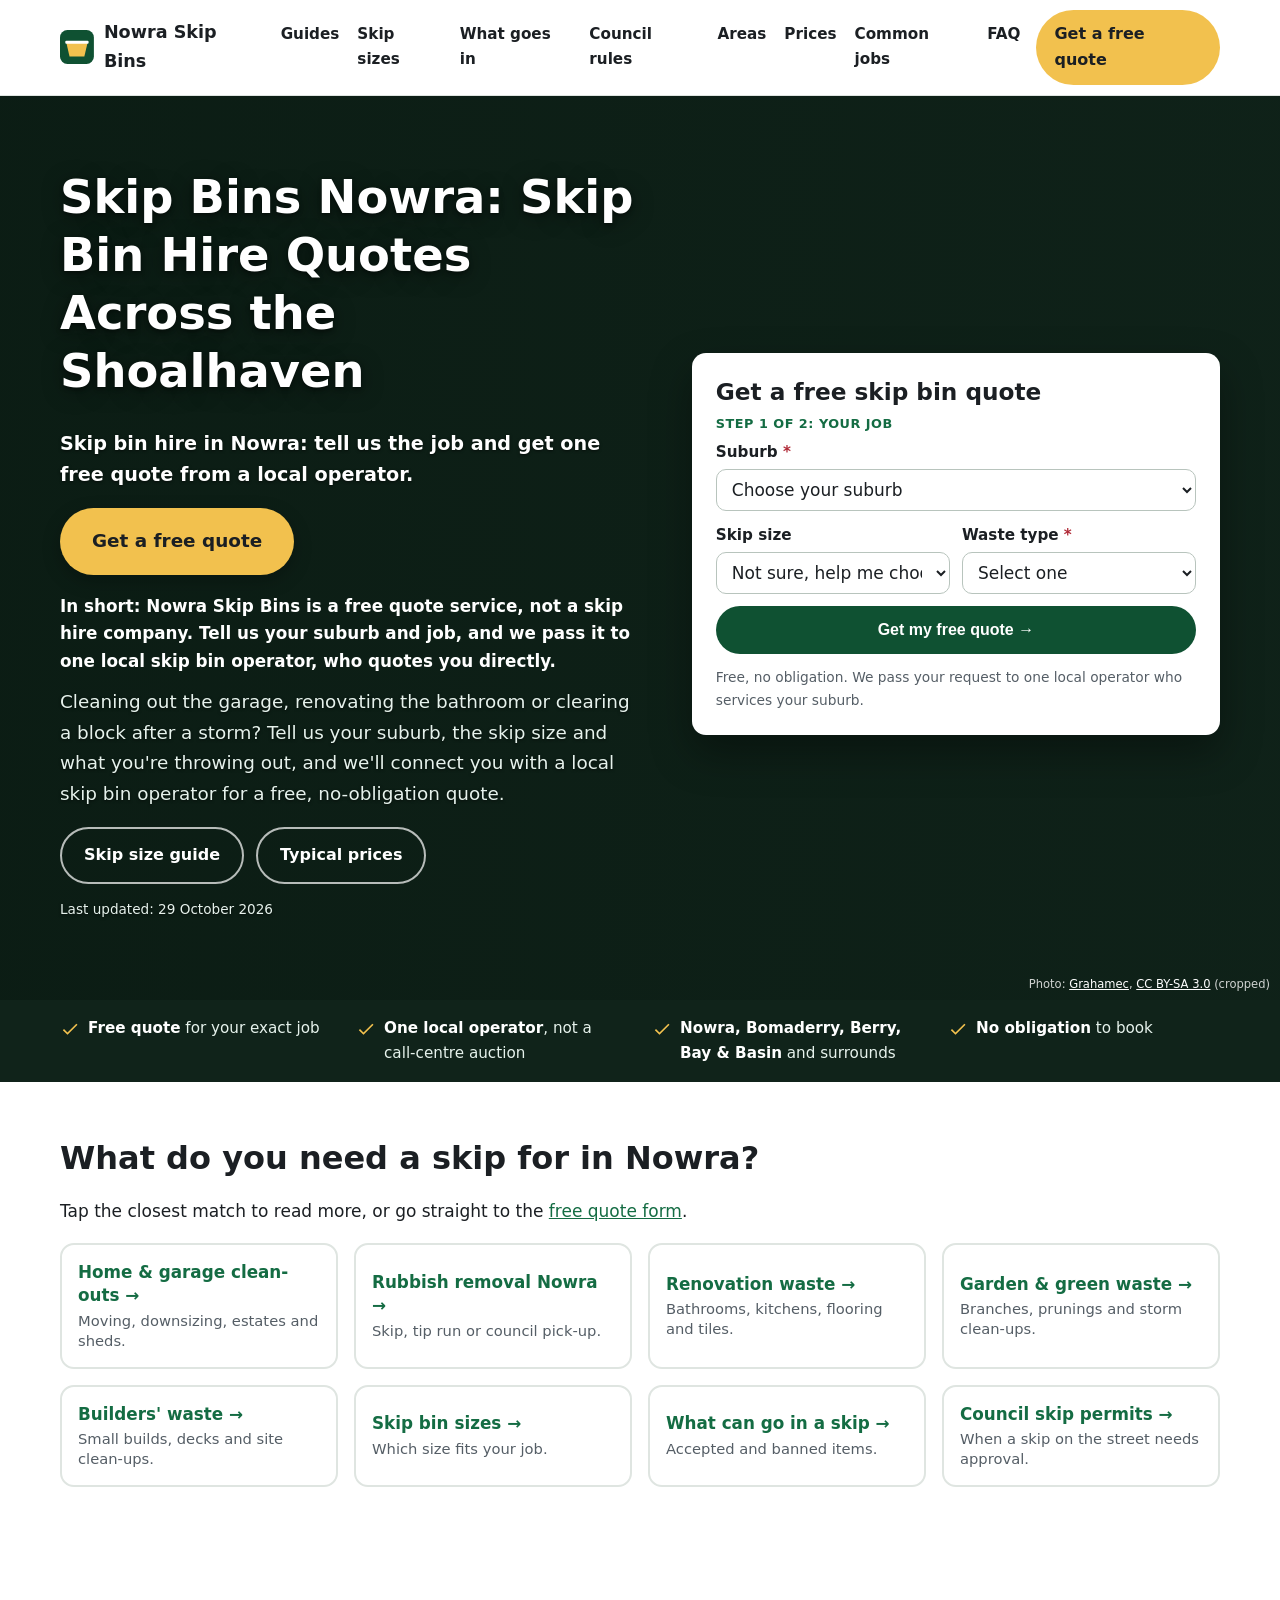
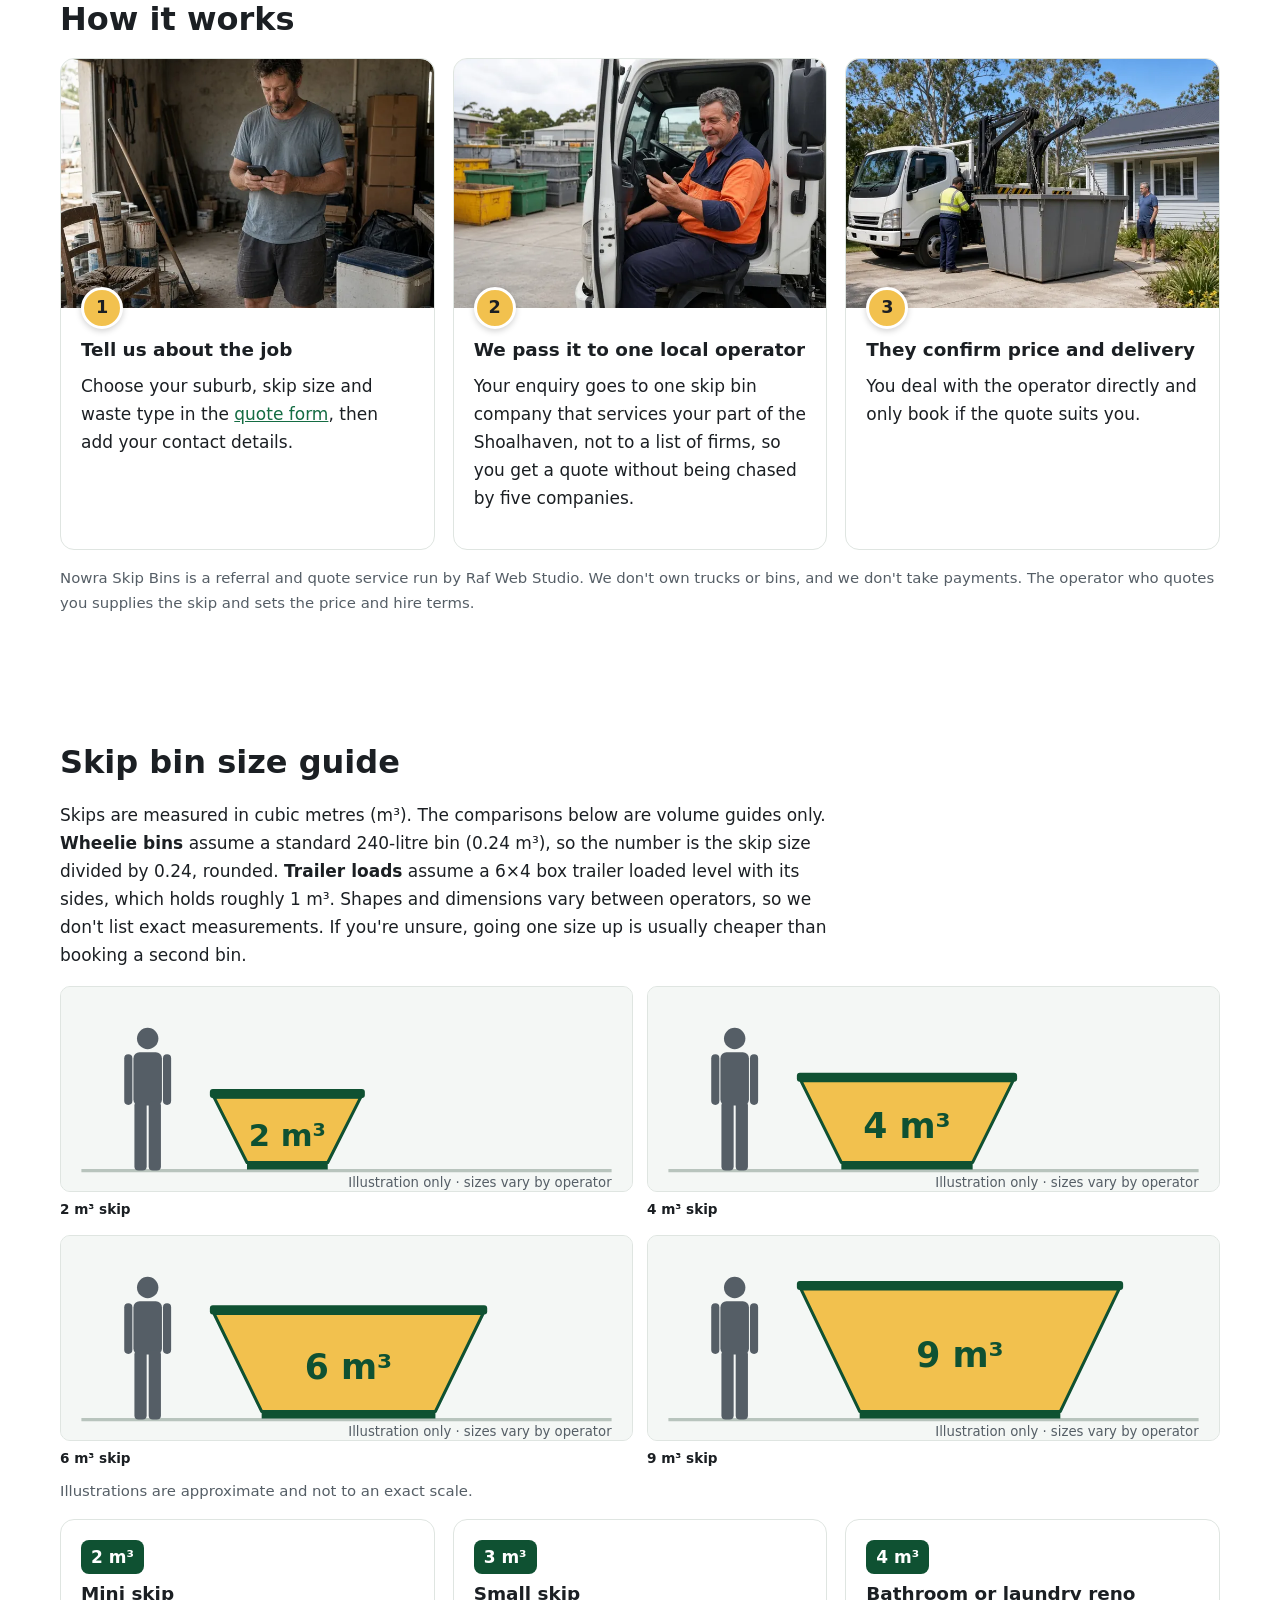
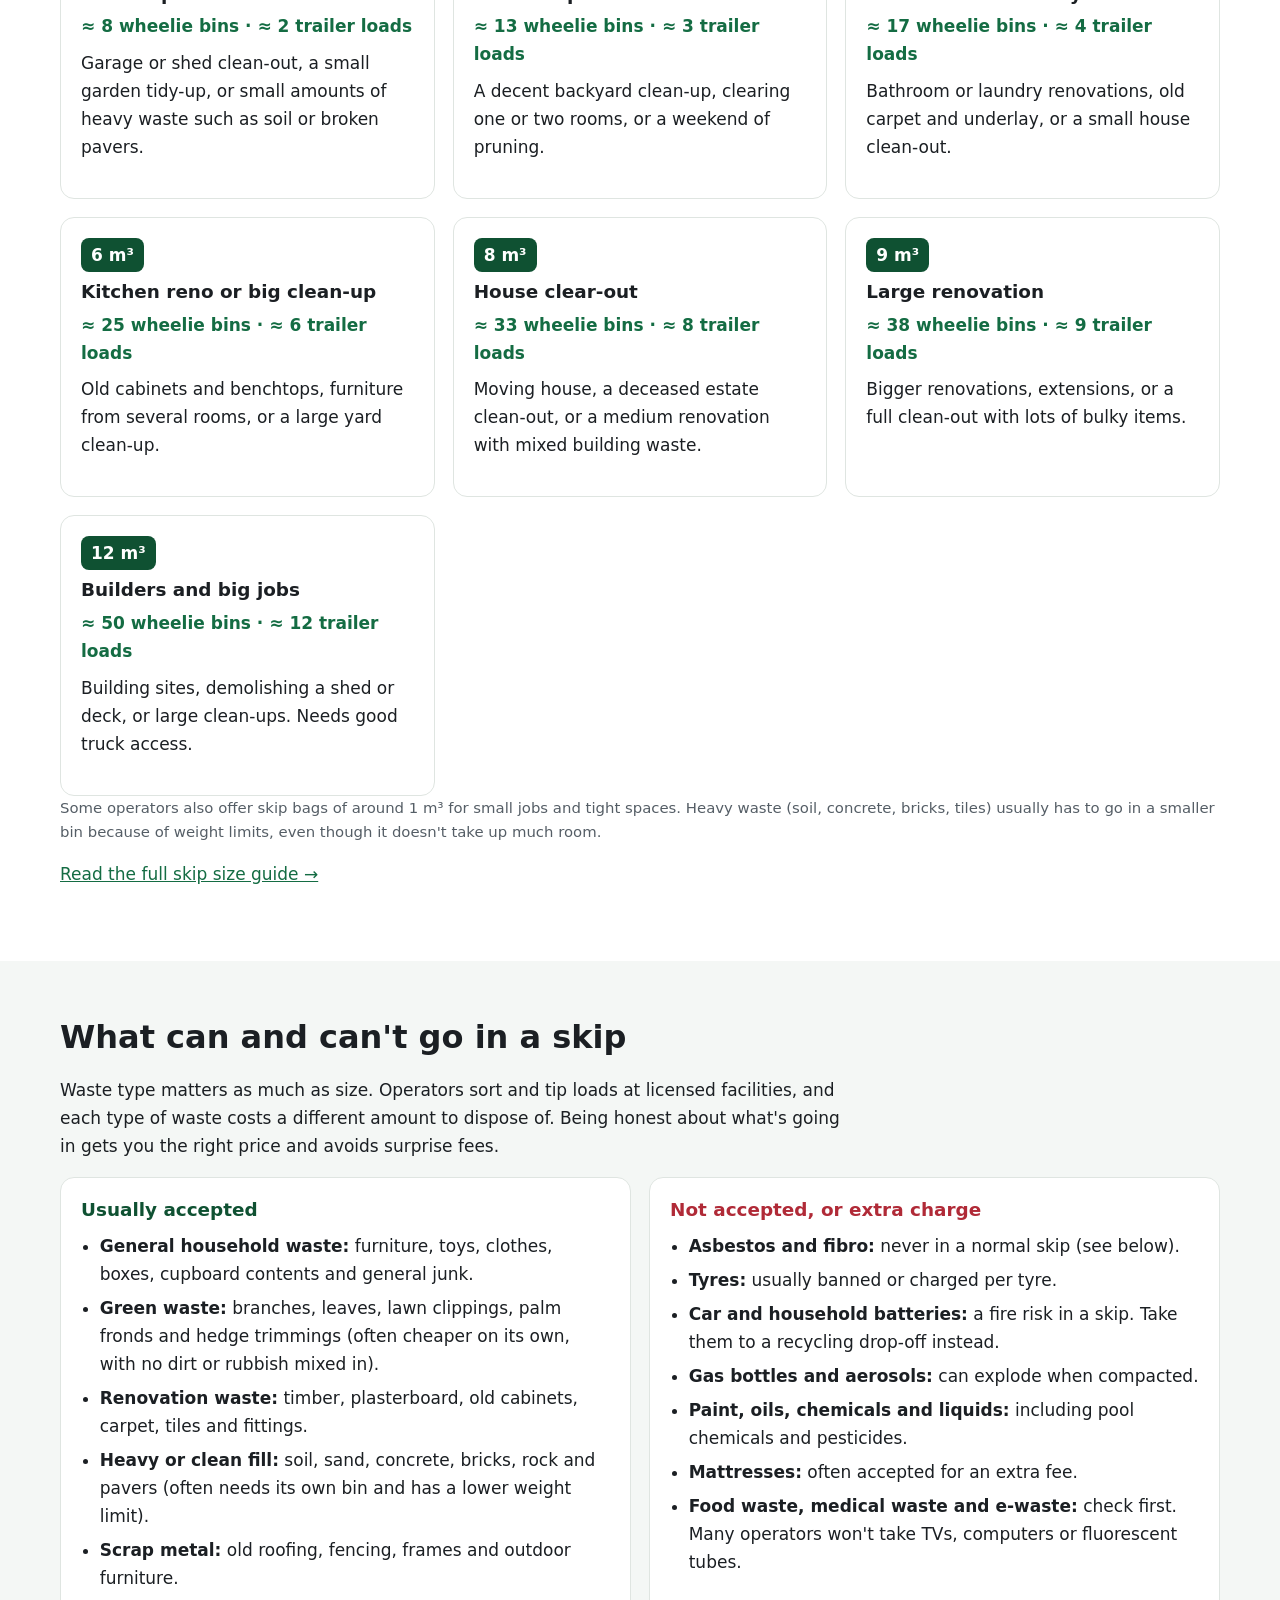
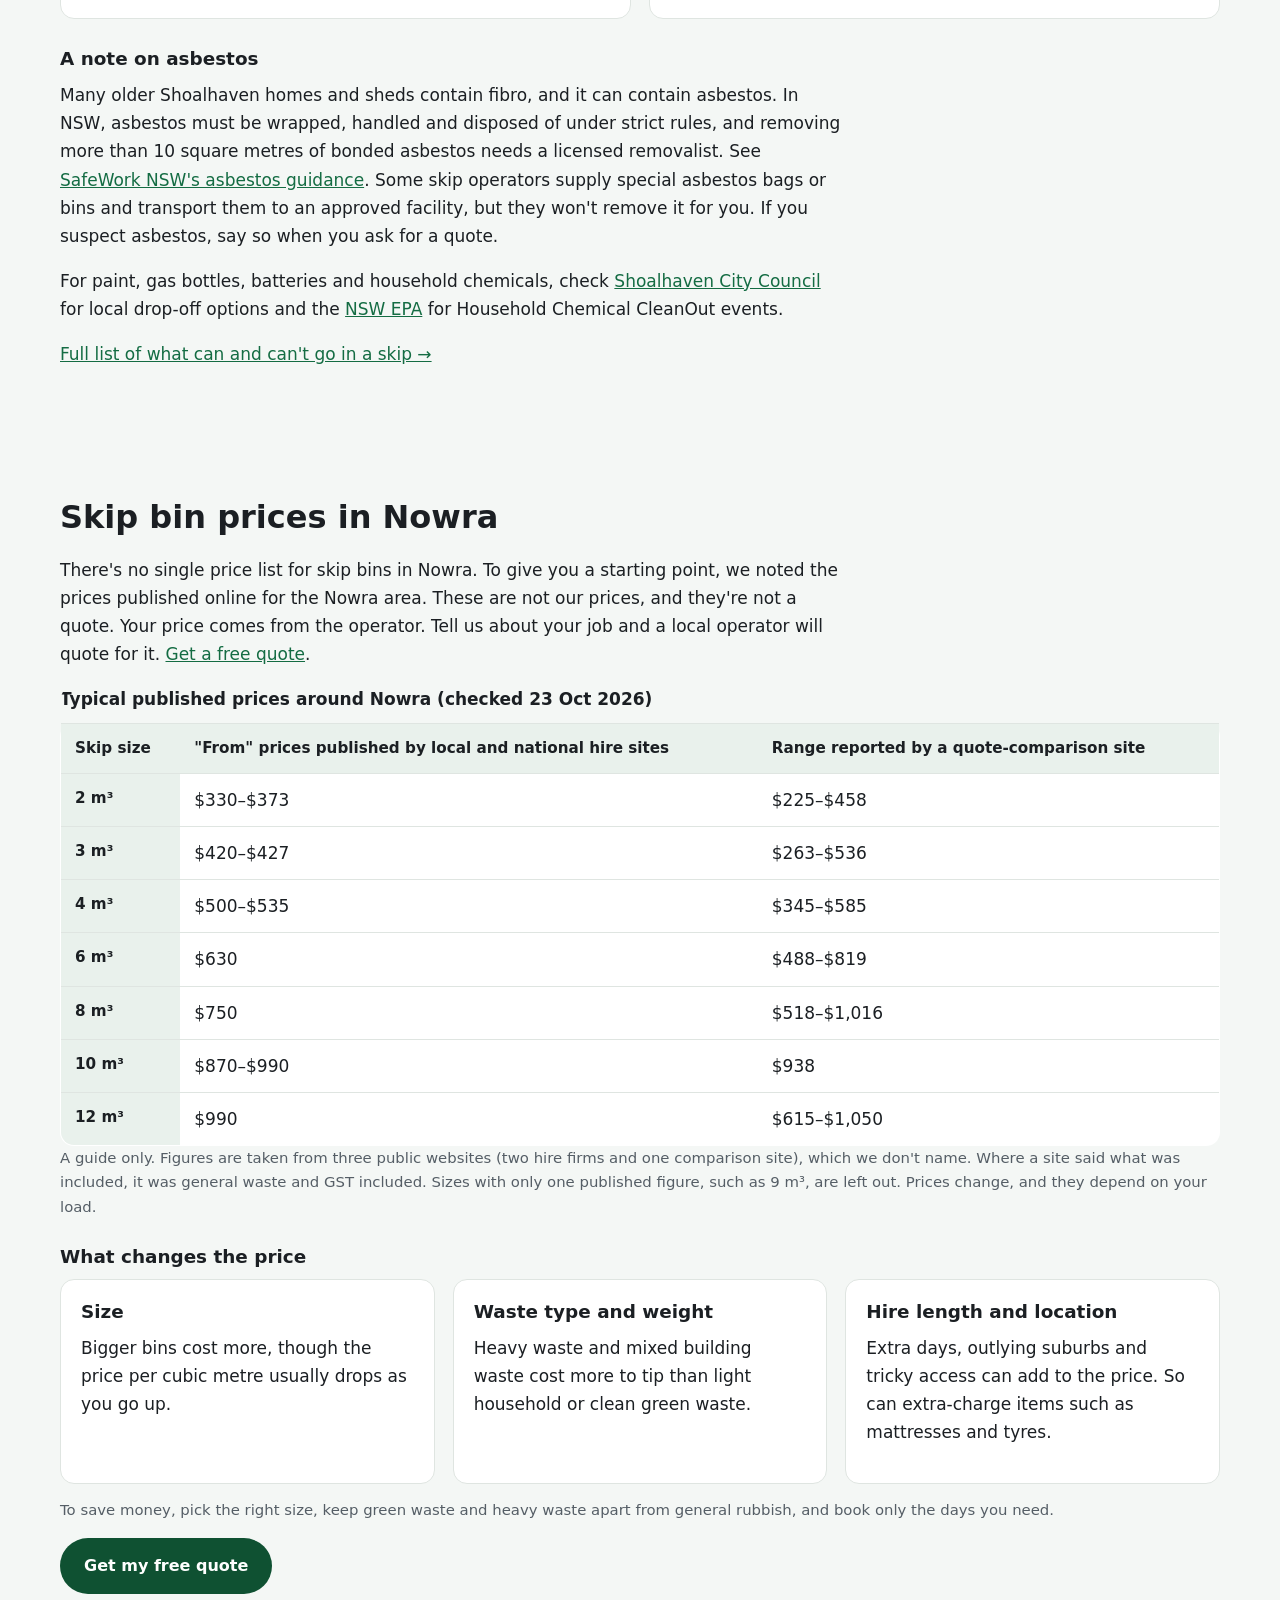
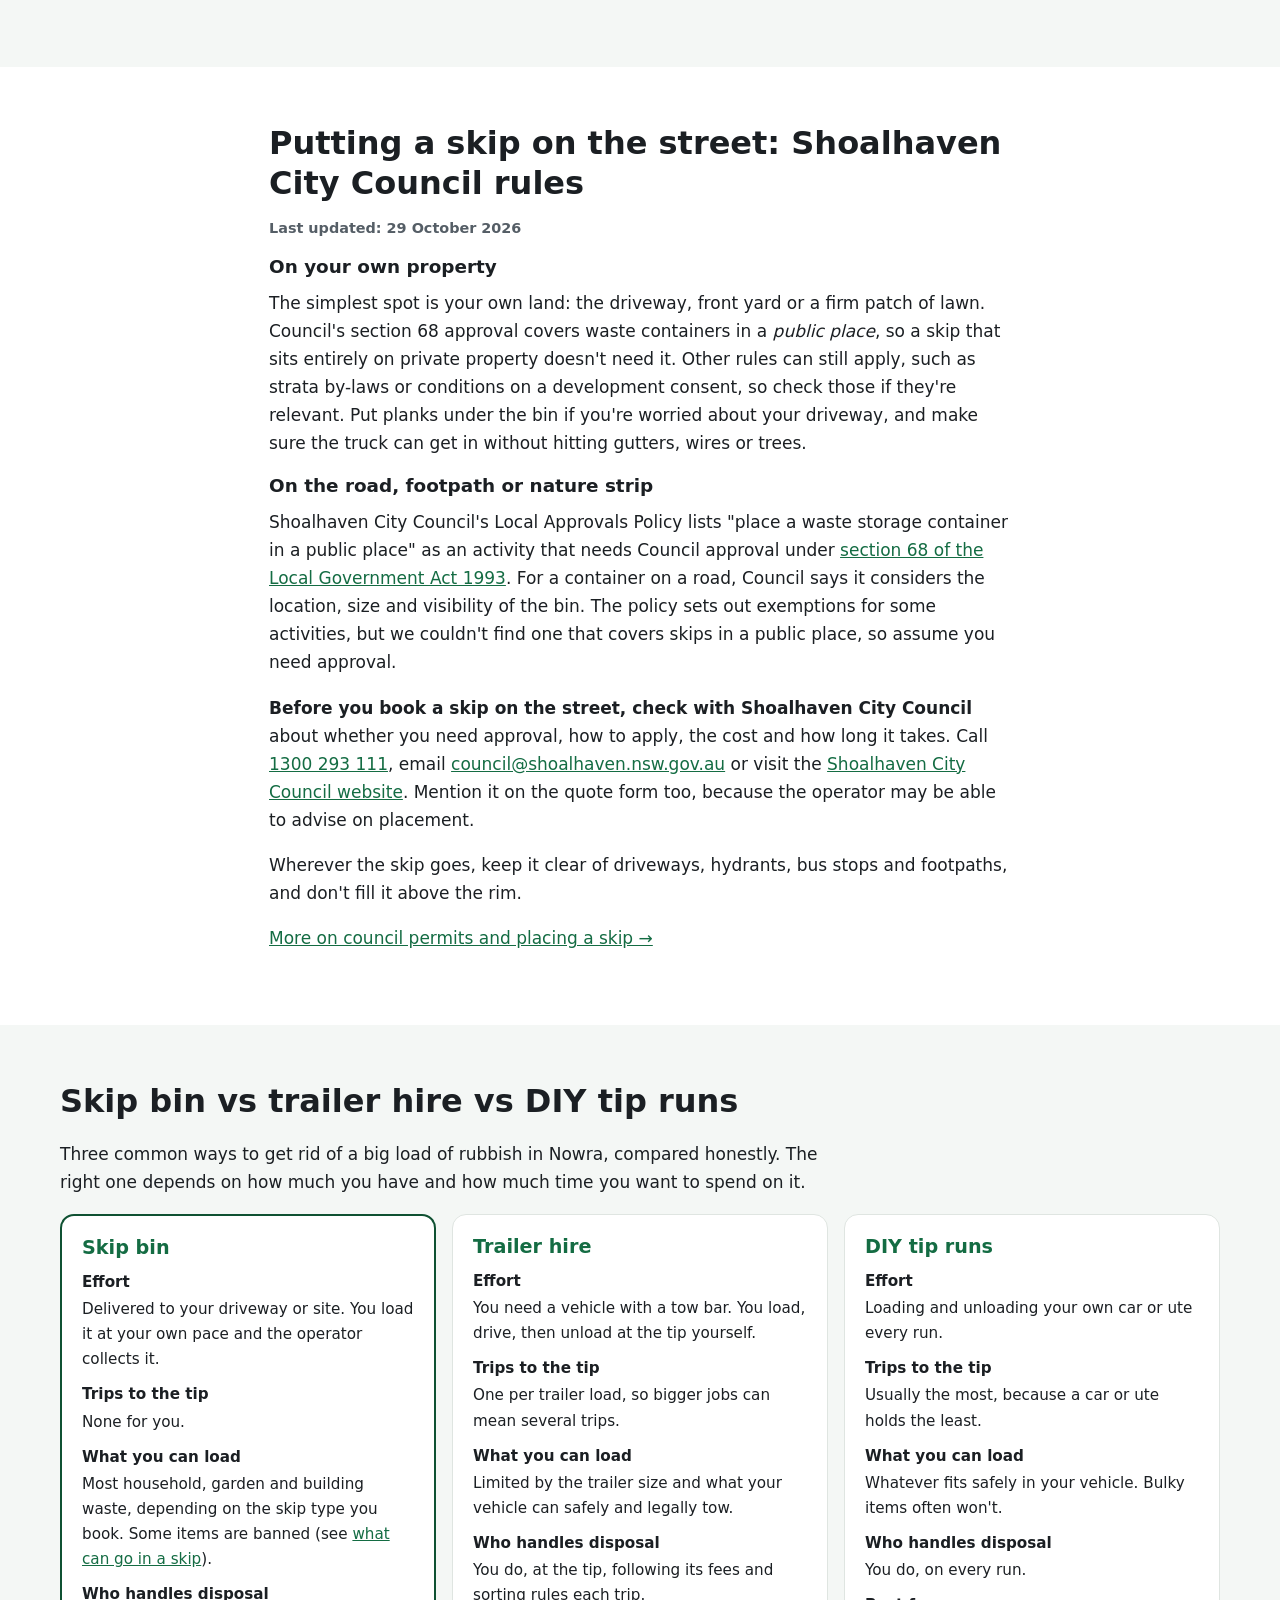
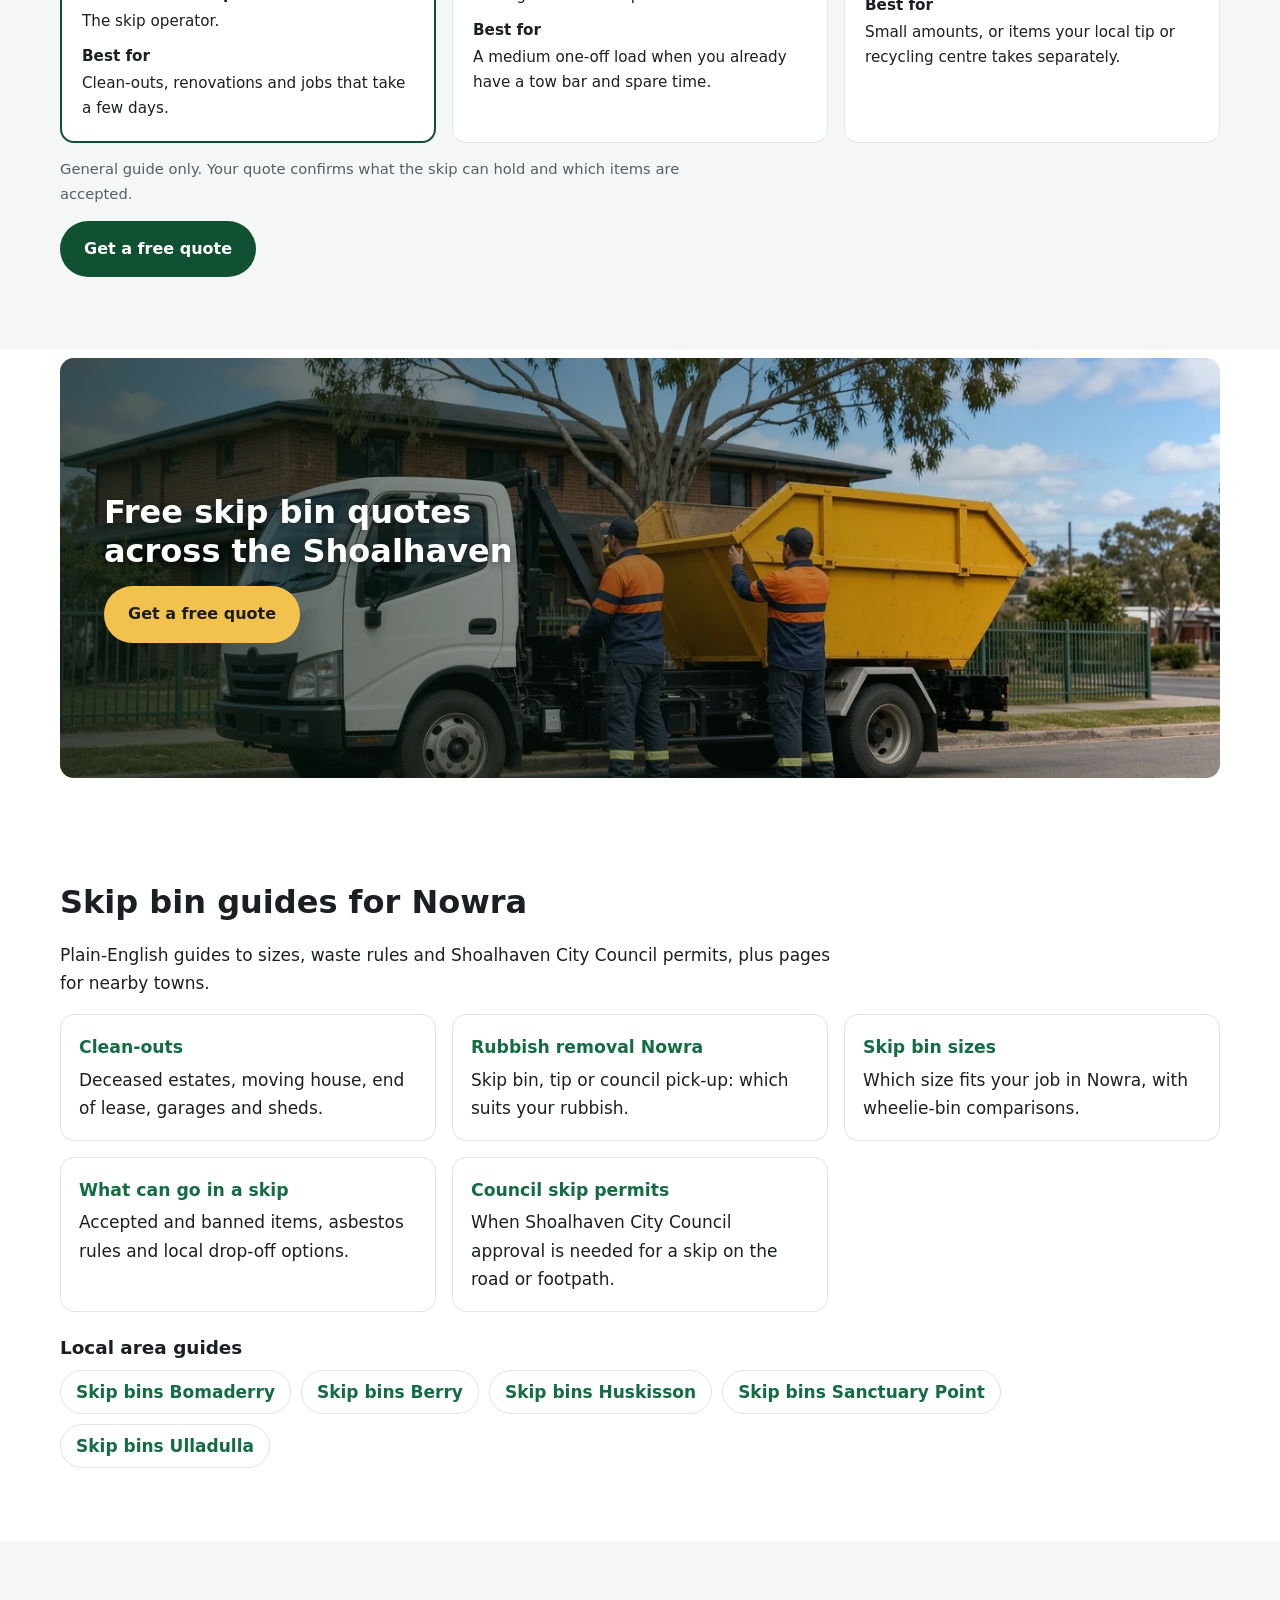
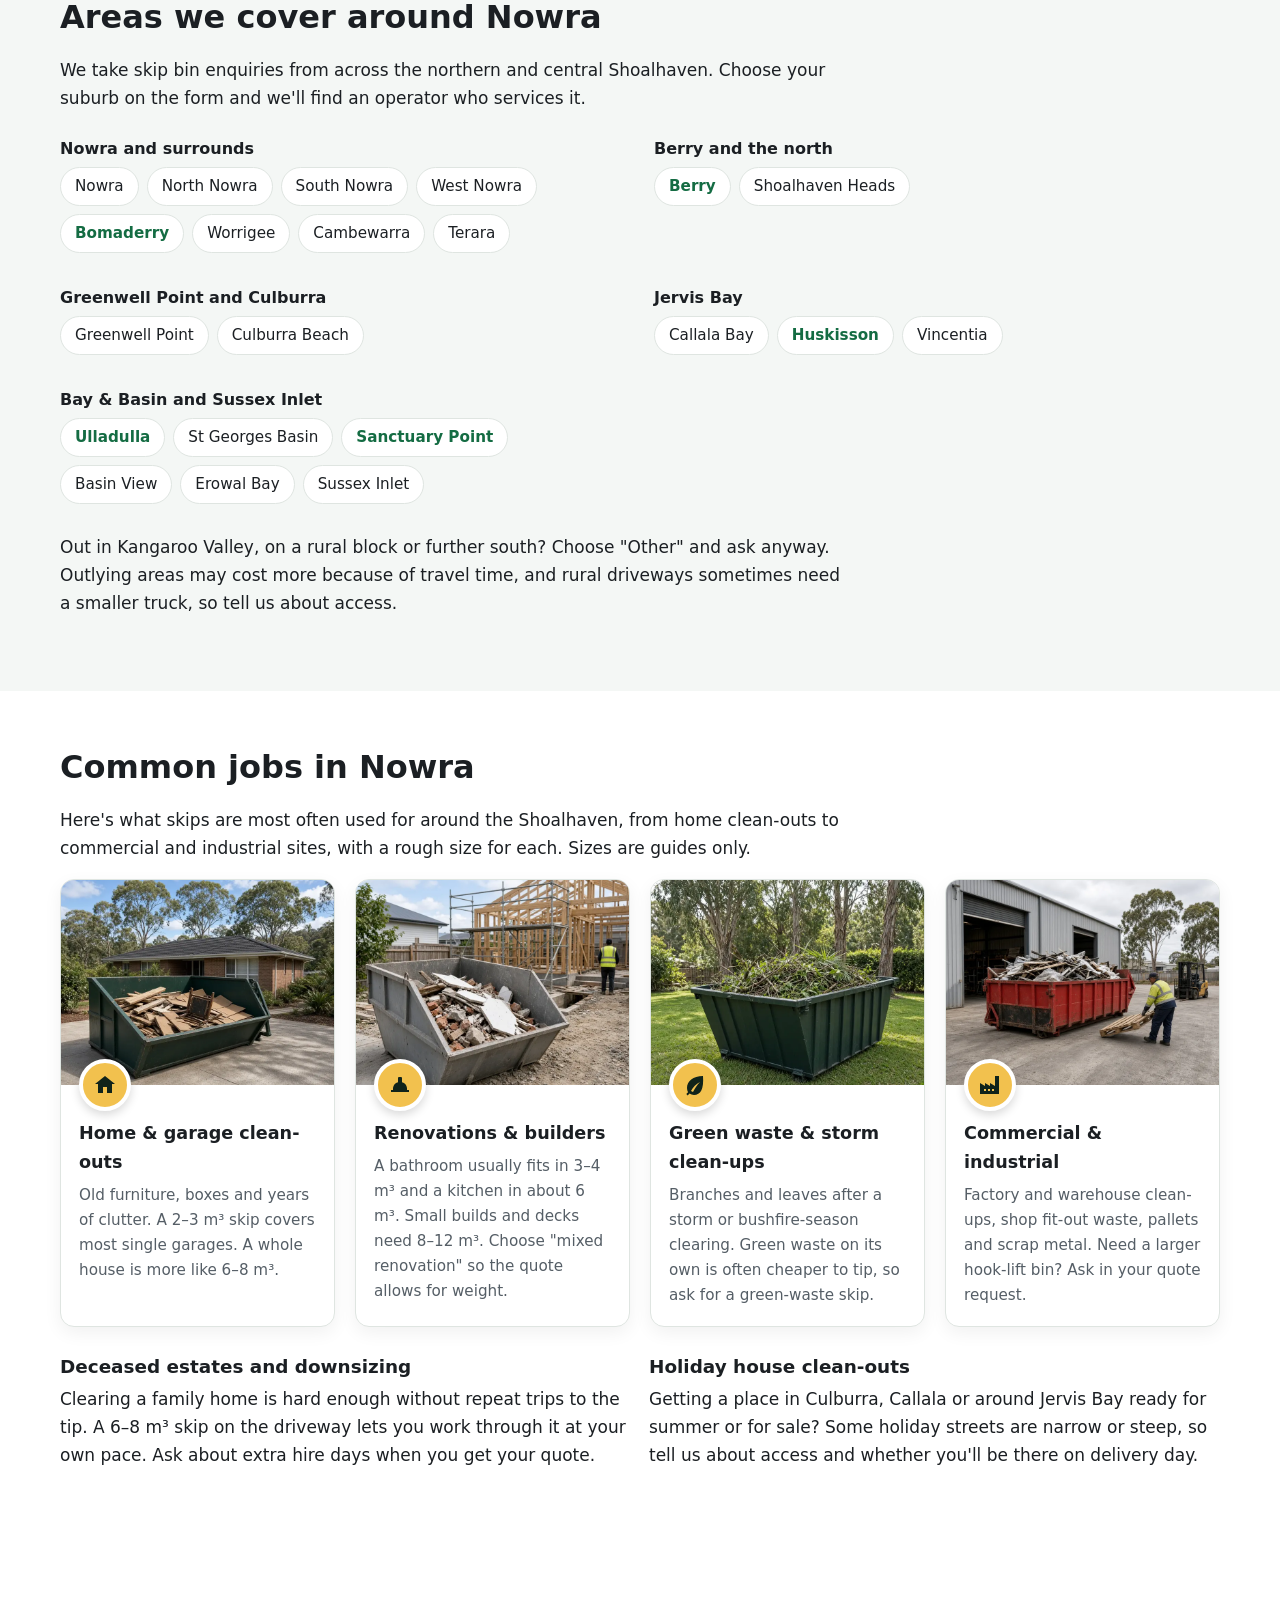
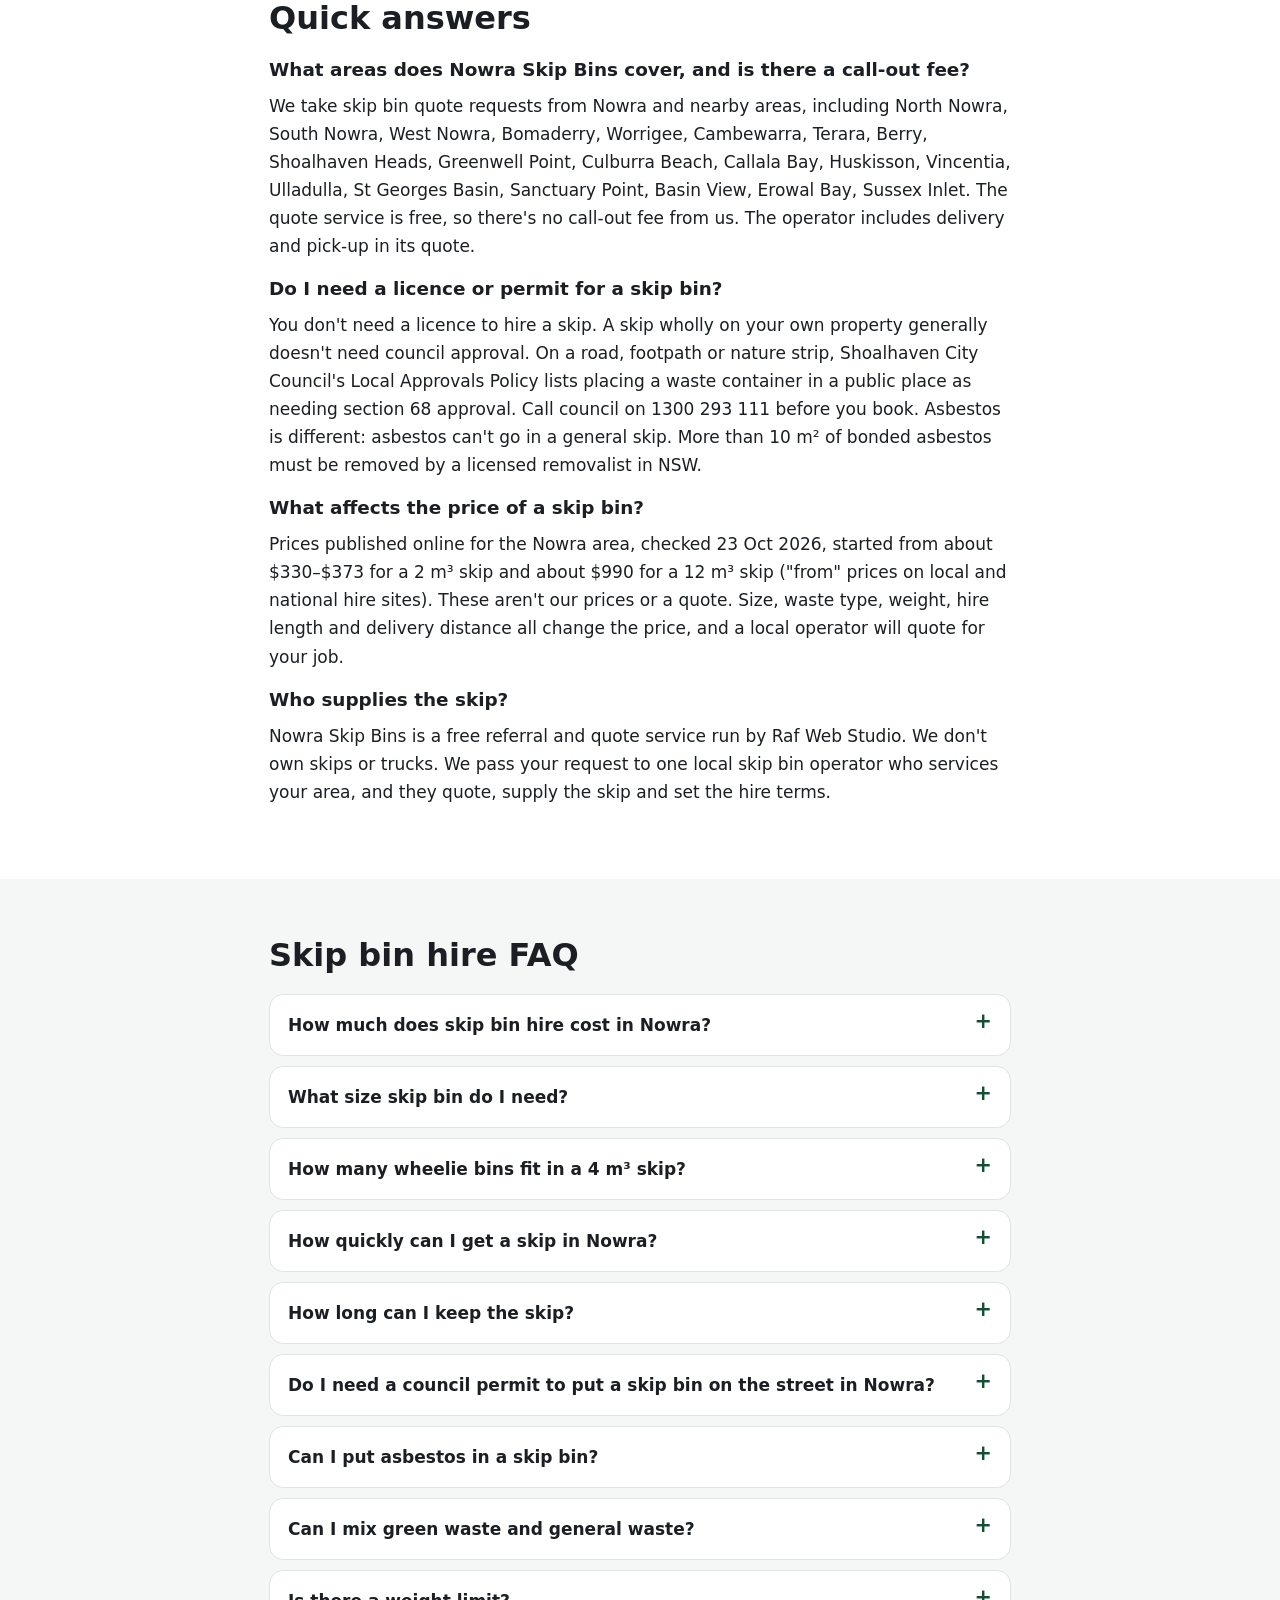
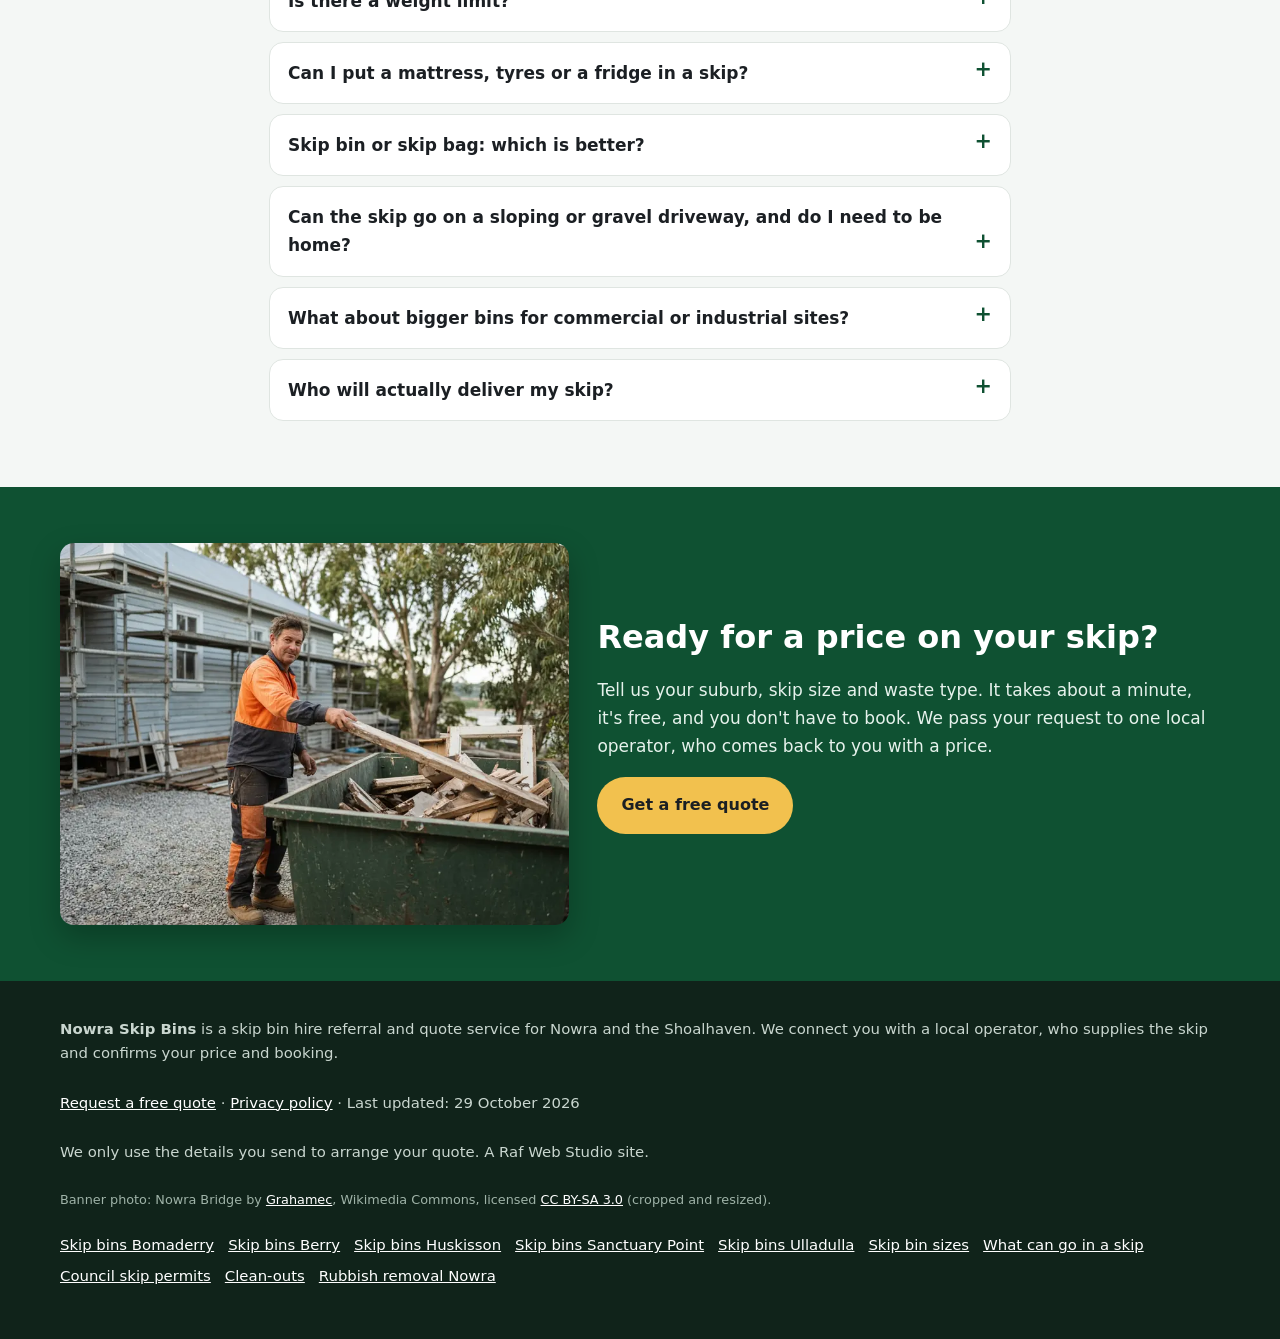
<file: index.html>
<!doctype html>
<html lang="en-AU">
<head>
<meta charset="utf-8">
<meta name="google-site-verification" content="7oq8wlVDkOD4kSrogJ99ty0KLZ7OvjADDieVlz3ionw" />
<meta name="viewport" content="width=device-width, initial-scale=1">
<title>Skip Bins Nowra | Skip Bin Hire Quotes Across the Shoalhaven</title>
<meta name="description" content="Skip bin hire in Nowra &amp; the Shoalhaven: size guide, what goes in a skip, council rules and typical prices. Free quote from a local operator.">
<link rel="canonical" href="https://nowraskipbins.com/">
<link rel="icon" href="favicon.svg" type="image/svg+xml">
<meta name="theme-color" content="#0f5132">
<meta property="og:type" content="website">
<meta property="og:locale" content="en_AU">
<meta property="og:site_name" content="Nowra Skip Bins">
<meta property="og:title" content="Skip Bins Nowra | Skip Bin Hire Quotes Across the Shoalhaven">
<meta property="og:description" content="Tell us your suburb, skip size and waste type and we'll connect you with a trusted local skip bin operator for a free quote.">
<meta property="og:url" content="https://nowraskipbins.com/">
<meta property="og:image" content="https://nowraskipbins.com/og-image.png">
<meta property="og:image:width" content="1200">
<meta property="og:image:height" content="630">
<meta property="og:image:alt" content="Nowra Skip Bins – Free quotes">
<meta name="twitter:card" content="summary_large_image">
<meta name="twitter:image" content="https://nowraskipbins.com/og-image.png">
<script>document.documentElement.classList.add('js')</script>
<link rel="stylesheet" href="styles.css">

<!-- Google tag (gtag.js) -->
<script async src="https://www.googletagmanager.com/gtag/js?id=G-CN5MRNNQ34"></script>
<script>
  window.dataLayer = window.dataLayer || [];
  function gtag(){dataLayer.push(arguments);}
  gtag('js', new Date());
  gtag('config', 'G-CN5MRNNQ34');
</script>

<script type="application/ld+json">
{
 "@context": "https://schema.org",
 "@type": "WebPage",
 "@id": "https://nowraskipbins.com/#webpage",
 "url": "https://nowraskipbins.com/",
 "name": "Skip Bins Nowra | Skip Bin Hire Quotes Across the Shoalhaven",
 "description": "Skip bin hire in Nowra & the Shoalhaven: size guide, what goes in a skip, council rules and typical prices. Free quote from a local operator.",
 "inLanguage": "en-AU",
 "dateModified": "2026-10-29",
 "isPartOf": {
  "@id": "https://nowraskipbins.com/#website"
 },
 "about": {
  "@id": "https://nowraskipbins.com/#business"
 }
}
</script>
<script type="application/ld+json">
{
 "@context": "https://schema.org",
 "@type": "LocalBusiness",
 "@id": "https://nowraskipbins.com/#business",
 "name": "Nowra Skip Bins",
 "url": "https://nowraskipbins.com/",
 "description": "Skip bin hire in Nowra & the Shoalhaven: size guide, what goes in a skip, council rules and typical prices. Free quote from a local operator. A free referral and quote service run by Raf Web Studio. It doesn't own skips or trucks; one local operator quotes and supplies the skip.",
 "image": "https://nowraskipbins.com/img/nowra-bridge-banner.webp",
 "areaServed": [
  {
   "@type": "AdministrativeArea",
   "name": "City of Shoalhaven, NSW"
  },
  {
   "@type": "City",
   "name": "Nowra, NSW"
  },
  {
   "@type": "Place",
   "name": "North Nowra, NSW"
  },
  {
   "@type": "Place",
   "name": "South Nowra, NSW"
  },
  {
   "@type": "Place",
   "name": "West Nowra, NSW"
  },
  {
   "@type": "Place",
   "name": "Bomaderry, NSW"
  },
  {
   "@type": "Place",
   "name": "Worrigee, NSW"
  },
  {
   "@type": "Place",
   "name": "Cambewarra, NSW"
  },
  {
   "@type": "Place",
   "name": "Terara, NSW"
  },
  {
   "@type": "Place",
   "name": "Berry, NSW"
  },
  {
   "@type": "Place",
   "name": "Shoalhaven Heads, NSW"
  },
  {
   "@type": "Place",
   "name": "Greenwell Point, NSW"
  },
  {
   "@type": "Place",
   "name": "Culburra Beach, NSW"
  },
  {
   "@type": "Place",
   "name": "Callala Bay, NSW"
  },
  {
   "@type": "Place",
   "name": "Huskisson, NSW"
  },
  {
   "@type": "Place",
   "name": "Vincentia, NSW"
  },
  {
   "@type": "Place",
   "name": "St Georges Basin, NSW"
  },
  {
   "@type": "Place",
   "name": "Sanctuary Point, NSW"
  },
  {
   "@type": "Place",
   "name": "Basin View, NSW"
  },
  {
   "@type": "Place",
   "name": "Erowal Bay, NSW"
  },
  {
   "@type": "Place",
   "name": "Sussex Inlet, NSW"
  }
 ],
 "knowsAbout": [
  "Skip bin hire",
  "Skip bin sizes",
  "Council skip bin permits",
  "Waste disposal"
 ],
 "parentOrganization": {
  "@type": "Organization",
  "name": "Raf Web Studio"
 }
}
</script>
<script type="application/ld+json">
{
 "@context": "https://schema.org",
 "@type": "WebSite",
 "dateModified": "2026-10-29",
 "@id": "https://nowraskipbins.com/#website",
 "name": "Nowra Skip Bins",
 "url": "https://nowraskipbins.com/",
 "inLanguage": "en-AU"
}
</script>
<script type="application/ld+json">
{
 "@context": "https://schema.org",
 "@type": "Service",
 "@id": "https://nowraskipbins.com/#service",
 "name": "Skip bin hire referral and quotes, Nowra and the Shoalhaven",
 "serviceType": "Skip bin hire",
 "description": "A local referral and quote service that connects Nowra and Shoalhaven customers with a local skip bin hire operator.",
 "url": "https://nowraskipbins.com/",
 "provider": {
  "@id": "https://nowraskipbins.com/#business"
 },
 "areaServed": [
  {
   "@type": "AdministrativeArea",
   "name": "City of Shoalhaven, NSW"
  },
  {
   "@type": "City",
   "name": "Nowra, NSW"
  },
  {
   "@type": "Place",
   "name": "North Nowra, NSW"
  },
  {
   "@type": "Place",
   "name": "South Nowra, NSW"
  },
  {
   "@type": "Place",
   "name": "West Nowra, NSW"
  },
  {
   "@type": "Place",
   "name": "Bomaderry, NSW"
  },
  {
   "@type": "Place",
   "name": "Worrigee, NSW"
  },
  {
   "@type": "Place",
   "name": "Cambewarra, NSW"
  },
  {
   "@type": "Place",
   "name": "Terara, NSW"
  },
  {
   "@type": "Place",
   "name": "Berry, NSW"
  },
  {
   "@type": "Place",
   "name": "Shoalhaven Heads, NSW"
  },
  {
   "@type": "Place",
   "name": "Greenwell Point, NSW"
  },
  {
   "@type": "Place",
   "name": "Culburra Beach, NSW"
  },
  {
   "@type": "Place",
   "name": "Callala Bay, NSW"
  },
  {
   "@type": "Place",
   "name": "Huskisson, NSW"
  },
  {
   "@type": "Place",
   "name": "Vincentia, NSW"
  },
  {
   "@type": "Place",
   "name": "St Georges Basin, NSW"
  },
  {
   "@type": "Place",
   "name": "Sanctuary Point, NSW"
  },
  {
   "@type": "Place",
   "name": "Basin View, NSW"
  },
  {
   "@type": "Place",
   "name": "Erowal Bay, NSW"
  },
  {
   "@type": "Place",
   "name": "Sussex Inlet, NSW"
  }
 ]
}
</script>
<script type="application/ld+json">
{
 "@context": "https://schema.org",
 "@type": "FAQPage",
 "mainEntity": [
  {
   "@type": "Question",
   "name": "How much does skip bin hire cost in Nowra?",
   "acceptedAnswer": {
    "@type": "Answer",
    "text": "It depends on the skip size, the type of waste, how heavy the load is, how long you keep the bin and where in the Shoalhaven it's going. Heavy waste such as soil, concrete and bricks costs more to tip than light household rubbish. Our price guide shows the published prices we found around Nowra, but your actual price comes from the operator's quote."
   }
  },
  {
   "@type": "Question",
   "name": "What size skip bin do I need?",
   "acceptedAnswer": {
    "@type": "Answer",
    "text": "As a rough guide, 2 to 3 cubic metres suits a garage or garden clean-up, 4 cubic metres suits a bathroom renovation or a small house clear-out, and 6 to 12 cubic metres suits a kitchen renovation, a full house clean-out or a building job. If you're unsure, choose \"Not sure\" on the form and describe what you're throwing out."
   }
  },
  {
   "@type": "Question",
   "name": "How many wheelie bins fit in a 4 m³ skip?",
   "acceptedAnswer": {
    "@type": "Answer",
    "text": "About 17, if you count a standard 240-litre wheelie bin as 0.24 cubic metres (4 ÷ 0.24 ≈ 16.7). It's a volume comparison only. Bulky items don't pack as neatly as loose rubbish, so allow some spare room."
   }
  },
  {
   "@type": "Question",
   "name": "How quickly can I get a skip in Nowra?",
   "acceptedAnswer": {
    "@type": "Answer",
    "text": "It depends on the operator and how busy they are. Next-day or two-day delivery is common, but it isn't guaranteed, especially in school holidays or after storms. Put your preferred date on the form and the operator will confirm what's possible."
   }
  },
  {
   "@type": "Question",
   "name": "How long can I keep the skip?",
   "acceptedAnswer": {
    "@type": "Answer",
    "text": "Most operators include a set number of hire days in the price and charge a daily fee if you keep the bin longer. Hire periods differ between operators, so tell us your dates and ask what's included when you get your quote."
   }
  },
  {
   "@type": "Question",
   "name": "Do I need a council permit to put a skip bin on the street in Nowra?",
   "acceptedAnswer": {
    "@type": "Answer",
    "text": "Usually, yes. Shoalhaven City Council's Local Approvals Policy lists placing a waste storage container in a public place as an activity that needs approval under section 68 of the Local Government Act 1993. Check with Council on 1300 293 111 before booking a skip on the road, footpath or nature strip. A skip that sits entirely on your own property isn't in a public place, so that particular approval doesn't apply."
   }
  },
  {
   "@type": "Question",
   "name": "Can I put asbestos in a skip bin?",
   "acceptedAnswer": {
    "@type": "Answer",
    "text": "Not in a normal skip. In NSW asbestos must be wrapped, handled and disposed of under strict rules, and removing more than 10 square metres of bonded asbestos needs a licensed removalist. Some operators supply special asbestos bags or bins, so mention it on the form."
   }
  },
  {
   "@type": "Question",
   "name": "Can I mix green waste and general waste?",
   "acceptedAnswer": {
    "@type": "Answer",
    "text": "You can, but it usually costs more. Clean green waste on its own is often cheaper to tip than a mixed load, so if you have a lot of garden waste it may be worth a separate green-waste skip. Choose the waste type that matches your load so the quote is accurate."
   }
  },
  {
   "@type": "Question",
   "name": "Is there a weight limit?",
   "acceptedAnswer": {
    "@type": "Answer",
    "text": "Yes. Every skip has a weight limit because of what the truck can legally carry, and it matters most with heavy waste like soil, concrete, bricks and tiles. A heavy load usually needs a smaller bin than you'd expect, and an overweight bin can attract extra fees. Ask the operator for the limit when you get your quote."
   }
  },
  {
   "@type": "Question",
   "name": "Can I put a mattress, tyres or a fridge in a skip?",
   "acceptedAnswer": {
    "@type": "Answer",
    "text": "Often not in a standard load. Many operators charge extra per mattress or tyre, and fridges and freezers may be refused because of the gases they contain. List these items on the form so the operator can tell you what they accept and what it costs."
   }
  },
  {
   "@type": "Question",
   "name": "Skip bin or skip bag: which is better?",
   "acceptedAnswer": {
    "@type": "Answer",
    "text": "A skip bag suits a small job, a tight space or a site where a truck can't put a bin down, and some operators collect it with a crane truck. A skip bin suits larger or heavier loads. Ask for both options if you're not sure."
   }
  },
  {
   "@type": "Question",
   "name": "Can the skip go on a sloping or gravel driveway, and do I need to be home?",
   "acceptedAnswer": {
    "@type": "Answer",
    "text": "Usually yes to both questions, within limits. Drivers need a firm, reasonably level spot with clear access and no low wires or branches. Very steep, soft or narrow driveways can be a problem. You often don't need to be home for delivery if you leave clear instructions. Mention any access issues on the form."
   }
  },
  {
   "@type": "Question",
   "name": "What about bigger bins for commercial or industrial sites?",
   "acceptedAnswer": {
    "@type": "Answer",
    "text": "Factories, warehouses, shop fit-outs and larger building sites sometimes use hook-lift bins, which are larger roll-on containers. If you need one, ask in your quote request and include the site, the waste (for example pallets, scrap metal or fit-out waste) and the space and access available. A smaller skip, or more than one, may also do the job."
   }
  },
  {
   "@type": "Question",
   "name": "Who will actually deliver my skip?",
   "acceptedAnswer": {
    "@type": "Answer",
    "text": "This website is a referral and quote service run by Raf Web Studio. We don't own trucks or bins. We pass your enquiry to one local skip bin operator who services your area, and they confirm the price, delivery time and hire terms with you directly."
   }
  },
  {
   "@type": "Question",
   "name": "What areas does Nowra Skip Bins cover, and is there a call-out fee?",
   "acceptedAnswer": {
    "@type": "Answer",
    "text": "We take skip bin quote requests from Nowra and nearby areas, including North Nowra, South Nowra, West Nowra, Bomaderry, Worrigee, Cambewarra, Terara, Berry, Shoalhaven Heads, Greenwell Point, Culburra Beach, Callala Bay, Huskisson, Vincentia, Ulladulla, St Georges Basin, Sanctuary Point, Basin View, Erowal Bay, Sussex Inlet. The quote service is free, so there's no call-out fee from us. The operator includes delivery and pick-up in its quote."
   }
  },
  {
   "@type": "Question",
   "name": "Do I need a licence or permit for a skip bin?",
   "acceptedAnswer": {
    "@type": "Answer",
    "text": "You don't need a licence to hire a skip. A skip wholly on your own property generally doesn't need council approval. On a road, footpath or nature strip, Shoalhaven City Council's Local Approvals Policy lists placing a waste container in a public place as needing section 68 approval. Call council on 1300 293 111 before you book. Asbestos is different: asbestos can't go in a general skip. More than 10 m² of bonded asbestos must be removed by a licensed removalist in NSW."
   }
  },
  {
   "@type": "Question",
   "name": "What affects the price of a skip bin?",
   "acceptedAnswer": {
    "@type": "Answer",
    "text": "Prices published online for the Nowra area, checked 23 Oct 2026, started from about $330–$373 for a 2 m³ skip and about $990 for a 12 m³ skip (\"from\" prices on local and national hire sites). These aren't our prices or a quote. Size, waste type, weight, hire length and delivery distance all change the price, and a local operator will quote for your job."
   }
  },
  {
   "@type": "Question",
   "name": "Who supplies the skip?",
   "acceptedAnswer": {
    "@type": "Answer",
    "text": "Nowra Skip Bins is a free referral and quote service run by Raf Web Studio. We don't own skips or trucks. We pass your request to one local skip bin operator who services your area, and they quote, supply the skip and set the hire terms."
   }
  }
 ]
}
</script>
<!--h3:css--><style>
.h3-tag{font-size:1.2rem;font-weight:600;margin:.2em 0 .9em;color:#fff;text-shadow:0 1px 3px rgba(0,0,0,.6);max-width:36em}
.btn-xl{font-size:1.15rem;padding:16px 30px;min-height:54px;box-shadow:0 6px 18px rgba(0,0,0,.25)}
.h3-cta{margin:0 0 18px}
.need-grid{display:grid;grid-template-columns:repeat(2,minmax(0,1fr));gap:12px;margin-top:18px}
@media(min-width:800px){.need-grid{grid-template-columns:repeat(4,minmax(0,1fr));gap:16px}}
.need-grid a{display:flex;flex-direction:column;justify-content:center;min-height:96px;padding:16px;background:#fff;border:2px solid var(--line);border-radius:var(--radius);text-decoration:none;color:var(--ink);line-height:1.35}
.need-grid a:hover,.need-grid a:focus-visible{border-color:var(--green);background:var(--soft)}
.need-grid strong{color:var(--green-2);font-size:1.05rem;margin-bottom:4px}
.need-grid strong::after{content:" \2192"}
.need-grid span{font-size:.92rem;color:var(--muted)}
.cmp{display:grid;gap:16px;margin-top:18px}
@media(min-width:900px){.cmp{grid-template-columns:repeat(3,minmax(0,1fr))}}
.cmp article{background:#fff;border:1px solid var(--line);border-radius:var(--radius);padding:20px}
.cmp article.cmp-main{border:2px solid var(--green)}
.cmp h3{margin:0 0 10px;font-size:1.2rem;color:var(--green-2)}
.cmp dl{margin:0}.cmp dt{font-weight:700;margin-top:10px;font-size:.95rem}.cmp dd{margin:2px 0 0;color:var(--ink);font-size:.95rem}
.cmp-note{font-size:.92rem;color:var(--muted);margin-top:14px;max-width:46em}
.mobile-call{transition:transform .2s ease;padding-bottom:calc(10px + env(safe-area-inset-bottom))}
.mobile-call .btn{min-height:48px;font-size:1.05rem}
.mobile-call.mc-off{transform:translateY(120%)}
@media(prefers-reduced-motion:reduce){.mobile-call{transition:none}}
</style><!--/h3:css-->
</head>
<body>
<a class="skip-link" href="#main">Skip to content</a>

<header class="site-header">
  <div class="wrap">
    <a class="brand" href="/" aria-label="Nowra Skip Bins home">
      <svg viewBox="0 0 64 64" aria-hidden="true"><rect width="64" height="64" rx="14" fill="#0f5132"/><path d="M12 24h40l-6 26H18z" fill="#f2c14e"/><rect x="10" y="20" width="44" height="6" rx="2" fill="#fff"/></svg>
      Nowra Skip Bins
    </a>
    <nav class="nav" aria-label="Main">
      <a href="#guides">Guides</a>      <a href="#sizes">Skip sizes</a>
      <a href="#waste">What goes in</a>
      <a href="#council">Council rules</a>
      <a href="#areas">Areas</a>
      <a href="#pricing">Prices</a>
      <a href="#jobs">Common jobs</a>
      <a href="#faq">FAQ</a>
    </nav>
    <a class="btn btn-call header-call" href="#quote">Get a free quote</a>
  </div>
</header>

<main id="main">
<section class="hero" aria-labelledby="h1">
  <picture class="hero-bg">
    <source media="(max-width: 700px)" srcset="img/nowra-bridge-banner-900.webp" width="900" height="948">
    <img src="img/nowra-bridge-banner.webp" width="1920" height="914" alt="Nowra Bridge over the Shoalhaven River" fetchpriority="high" decoding="async">
  </picture>
  <div class="wrap hero-grid">
    <div class="hero-copy">
      <h1 id="h1">Skip Bins Nowra: Skip Bin Hire Quotes Across the Shoalhaven</h1><!--h3:hero-->
      <p class="h3-tag">Skip bin hire in Nowra: tell us the job and get one free quote from a local operator.</p>
      <p class="h3-cta"><a class="btn btn-call btn-xl" href="#quote">Get a free quote</a></p><!--/h3:hero-->      <p class="summary">In short: Nowra Skip Bins is a free quote service, not a skip hire company. Tell us your suburb and job, and we pass it to one local skip bin operator, who quotes you directly.</p>
      <p class="lead">Cleaning out the garage, renovating the bathroom or clearing a block after a storm? Tell us your suburb, the skip size and what you're throwing out, and we'll connect you with a local skip bin operator for a free, no-obligation quote.</p>
      <div class="ctas">
        <a class="btn btn-ghost" href="#sizes">Skip size guide</a>
        <a class="btn btn-ghost" href="#pricing">Typical prices</a>
      </div>
      <p class="updated">Last updated: 29 October 2026</p>
    </div>
    <div class="hero-form-card" id="quote">
      <h2 id="quote-h">Get a free skip bin quote</h2>
      <form class="quote-form two-step" id="quote-form" action="https://formsubmit.co/9612dce8081255a69eed6b05b863e329" method="post" novalidate>
        <input type="hidden" name="_subject" value="New skip bin quote – nowraskipbins.com">
        <input type="hidden" name="_captcha" value="true">
        <input type="hidden" name="_template" value="table">
        <input type="hidden" name="_next" value="https://nowraskipbins.com/thanks.html">
        <input type="text" name="_honey" style="display:none" tabindex="-1" autocomplete="off" aria-hidden="true">
        <input type="hidden" name="source" value="nowraskipbins.com">
        <fieldset class="step step-1">
          <legend class="step-label">Step 1 of 2: your job</legend>
          <div class="full"><label for="suburb">Suburb <span class="req" aria-hidden="true">*</span></label>
            <select id="suburb" name="suburb" required><option value="">Choose your suburb</option><option>Nowra</option><option>North Nowra</option><option>South Nowra</option><option>West Nowra</option><option>Bomaderry</option><option>Worrigee</option><option>Cambewarra</option><option>Terara</option><option>Berry</option><option>Shoalhaven Heads</option><option>Greenwell Point</option><option>Culburra Beach</option><option>Callala Bay</option><option>Huskisson</option><option>Vincentia</option><option>St Georges Basin</option><option>Sanctuary Point</option><option>Basin View</option><option>Erowal Bay</option><option>Sussex Inlet</option><option>Ulladulla</option><option value="Other">Other (tell us below)</option></select></div>
          <div class="full other-wrap"><label for="suburb_other">Other suburb</label><input id="suburb_other" name="suburb_other" type="text" autocomplete="address-level2"></div>
          <div><label for="size">Skip size</label>
            <select id="size" name="skip_size"><option value="Not sure">Not sure, help me choose</option><option>Skip bag (about 1 m³)</option><option>2 m³</option><option>3 m³</option><option>4 m³</option><option>6 m³</option><option>8 m³</option><option>9 m³</option><option>10–12 m³</option></select></div>
          <div><label for="waste">Waste type <span class="req" aria-hidden="true">*</span></label>
            <select id="waste" name="waste_type" required><option value="">Select one</option><option>General household</option><option>Green waste</option><option>Mixed renovation / building</option><option>Soil, concrete or bricks</option><option>Mixed, not sure</option><option>May contain asbestos</option></select></div>
          <div class="full js-only"><button class="btn btn-primary btn-block" type="button" id="to-step-2">Get my free quote →</button></div>
          <p class="microcopy full">Free, no obligation. We pass your request to one local operator who services your suburb.</p>
          <p class="form-error full" id="step1-error" role="alert" hidden>Please choose your suburb and waste type.</p>
        </fieldset>
        <fieldset class="step step-2" id="step-2">
          <legend class="step-label">Step 2 of 2: your details</legend>
          <div><label for="name">Name <span class="req" aria-hidden="true">*</span></label><input id="name" name="name" type="text" autocomplete="name" required></div>
          <div><label for="phone">Phone <span class="req" aria-hidden="true">*</span></label><input id="phone" name="phone" type="tel" autocomplete="tel" inputmode="tel" required></div>
          <div><label for="email">Email</label><input id="email" name="email" type="email" autocomplete="email"></div>
          <div><label for="date">Delivery date</label><input id="date" name="delivery_date" type="date"></div>
          <div class="full"><label for="message">Anything else?</label><textarea id="message" name="message" rows="2" placeholder="e.g. bathroom reno, bin on the driveway, steep access, 7 days"></textarea></div>
          <p class="consent full">By sending this form you agree we can share your details with one local skip bin operator so they can quote for your job. See our <a href="privacy.html">privacy policy</a>.</p>
          <div class="full step2-actions"><button class="btn btn-primary" type="submit">Send my quote request</button><button class="btn-link js-only" type="button" id="back-1">← Back</button></div>
        </fieldset>
      </form>
    </div>
  </div>
  <p class="photo-credit">Photo: <a href="https://commons.wikimedia.org/wiki/File:Nowra_Bridge.jpg" rel="noopener">Grahamec</a>, <a href="https://creativecommons.org/licenses/by-sa/3.0/" rel="noopener">CC BY-SA 3.0</a> (cropped)</p>
</section>

<section class="trust" aria-label="Why use this service">
  <ul class="wrap trust-list">
    <li><svg viewBox="0 0 24 24" aria-hidden="true"><path fill="currentColor" d="M9 16.2 4.8 12l-1.4 1.4L9 19 21 7l-1.4-1.4z"/></svg><span><strong>Free quote</strong> for your exact job</span></li>
    <li><svg viewBox="0 0 24 24" aria-hidden="true"><path fill="currentColor" d="M9 16.2 4.8 12l-1.4 1.4L9 19 21 7l-1.4-1.4z"/></svg><span><strong>One local operator</strong>, not a call-centre auction</span></li>
    <li><svg viewBox="0 0 24 24" aria-hidden="true"><path fill="currentColor" d="M9 16.2 4.8 12l-1.4 1.4L9 19 21 7l-1.4-1.4z"/></svg><span><strong>Nowra, Bomaderry, Berry, Bay &amp; Basin</strong> and surrounds</span></li>
    <li><svg viewBox="0 0 24 24" aria-hidden="true"><path fill="currentColor" d="M9 16.2 4.8 12l-1.4 1.4L9 19 21 7l-1.4-1.4z"/></svg><span><strong>No obligation</strong> to book</span></li>
  </ul>
</section>
<!--h3:need-->
<section id="need" aria-labelledby="need-h">
  <div class="wrap">
    <h2 id="need-h">What do you need a skip for in Nowra?</h2>
    <p class="intro">Tap the closest match to read more, or go straight to the <a href="#quote">free quote form</a>.</p>
    <div class="need-grid"><a href="/clean-outs/"><strong>Home &amp; garage clean-outs</strong><span>Moving, downsizing, estates and sheds.</span></a><a href="/rubbish-removal-nowra/"><strong>Rubbish removal Nowra</strong><span>Skip, tip run or council pick-up.</span></a><a href="#jobs"><strong>Renovation waste</strong><span>Bathrooms, kitchens, flooring and tiles.</span></a><a href="#jobs"><strong>Garden &amp; green waste</strong><span>Branches, prunings and storm clean-ups.</span></a><a href="#quote"><strong>Builders' waste</strong><span>Small builds, decks and site clean-ups.</span></a><a href="/skip-bin-sizes/"><strong>Skip bin sizes</strong><span>Which size fits your job.</span></a><a href="/what-can-go-in-a-skip/"><strong>What can go in a skip</strong><span>Accepted and banned items.</span></a><a href="/skip-bin-council-permit/"><strong>Council skip permits</strong><span>When a skip on the street needs approval.</span></a></div>
  </div>
</section>
<!--/h3:need-->

<section id="how" aria-labelledby="how-h">
  <div class="wrap">
    <h2 id="how-h">How it works</h2>
    <ol class="steps grid grid-3">
      <li class="card step-card"><span class="step-img"><img src="img/step1-quote-request.webp" width="700" height="467" loading="lazy" decoding="async" alt="Homeowner requesting a skip bin quote on his phone during a garage clean-out"></span><div class="step-body"><span class="step-num">1</span><h3>Tell us about the job</h3><p>Choose your suburb, skip size and waste type in the <a href="#quote">quote form</a>, then add your contact details.</p></div></li>
      <li class="card step-card"><span class="step-img"><img src="img/step2-operator-phone.webp" width="700" height="467" loading="lazy" decoding="async" alt="Local skip bin operator reading a quote request in his truck"></span><div class="step-body"><span class="step-num">2</span><h3>We pass it to one local operator</h3><p>Your enquiry goes to one skip bin company that services your part of the Shoalhaven, not to a list of firms, so you get a quote without being chased by five companies.</p></div></li>
      <li class="card step-card"><span class="step-img"><img src="img/step3-skip-delivery.webp" width="700" height="467" loading="lazy" decoding="async" alt="Skip bin being delivered to a driveway in the Shoalhaven"></span><div class="step-body"><span class="step-num">3</span><h3>They confirm price and delivery</h3><p>You deal with the operator directly and only book if the quote suits you.</p></div></li>
    </ol>
    <p class="note">Nowra Skip Bins is a referral and quote service run by Raf Web Studio. We don't own trucks or bins, and we don't take payments. The operator who quotes you supplies the skip and sets the price and hire terms.</p>
  </div>
</section>

<section id="sizes" aria-labelledby="sizes-h">
  <div class="wrap">
    <h2 id="sizes-h">Skip bin size guide</h2>
    <p class="intro">Skips are measured in cubic metres (m³). The comparisons below are volume guides only. <strong>Wheelie bins</strong> assume a standard 240-litre bin (0.24 m³), so the number is the skip size divided by 0.24, rounded. <strong>Trailer loads</strong> assume a 6×4 box trailer loaded level with its sides, which holds roughly 1 m³. Shapes and dimensions vary between operators, so we don't list exact measurements. If you're unsure, going one size up is usually cheaper than booking a second bin.</p>
    <div class="size-figs">
      <figure><img src="img/skip-2m3.svg" width="560" height="200" loading="lazy" decoding="async" alt="2 cubic metre skip bin size guide, shown next to an adult for scale"><figcaption>2 m³ skip</figcaption></figure>
      <figure><img src="img/skip-4m3.svg" width="560" height="200" loading="lazy" decoding="async" alt="4 cubic metre skip bin size guide, shown next to an adult for scale"><figcaption>4 m³ skip</figcaption></figure>
      <figure><img src="img/skip-6m3.svg" width="560" height="200" loading="lazy" decoding="async" alt="6 cubic metre skip bin size guide, shown next to an adult for scale"><figcaption>6 m³ skip</figcaption></figure>
      <figure><img src="img/skip-9m3.svg" width="560" height="200" loading="lazy" decoding="async" alt="9 cubic metre skip bin size guide, shown next to an adult for scale"><figcaption>9 m³ skip</figcaption></figure>
    </div>
    <p class="note">Illustrations are approximate and not to an exact scale.</p>
    <div class="grid grid-3 size-cards">
      <div class="card"><span class="size">2 m³</span><h3>Mini skip</h3><p class="equiv">≈ 8 wheelie bins · ≈ 2 trailer loads</p><p>Garage or shed clean-out, a small garden tidy-up, or small amounts of heavy waste such as soil or broken pavers.</p></div>
      <div class="card"><span class="size">3 m³</span><h3>Small skip</h3><p class="equiv">≈ 13 wheelie bins · ≈ 3 trailer loads</p><p>A decent backyard clean-up, clearing one or two rooms, or a weekend of pruning.</p></div>
      <div class="card"><span class="size">4 m³</span><h3>Bathroom or laundry reno</h3><p class="equiv">≈ 17 wheelie bins · ≈ 4 trailer loads</p><p>Bathroom or laundry renovations, old carpet and underlay, or a small house clean-out.</p></div>
      <div class="card"><span class="size">6 m³</span><h3>Kitchen reno or big clean-up</h3><p class="equiv">≈ 25 wheelie bins · ≈ 6 trailer loads</p><p>Old cabinets and benchtops, furniture from several rooms, or a large yard clean-up.</p></div>
      <div class="card"><span class="size">8 m³</span><h3>House clear-out</h3><p class="equiv">≈ 33 wheelie bins · ≈ 8 trailer loads</p><p>Moving house, a deceased estate clean-out, or a medium renovation with mixed building waste.</p></div>
      <div class="card"><span class="size">9 m³</span><h3>Large renovation</h3><p class="equiv">≈ 38 wheelie bins · ≈ 9 trailer loads</p><p>Bigger renovations, extensions, or a full clean-out with lots of bulky items.</p></div>
      <div class="card"><span class="size">12 m³</span><h3>Builders and big jobs</h3><p class="equiv">≈ 50 wheelie bins · ≈ 12 trailer loads</p><p>Building sites, demolishing a shed or deck, or large clean-ups. Needs good truck access.</p></div>
    </div>
    <p class="note">Some operators also offer skip bags of around 1 m³ for small jobs and tight spaces. Heavy waste (soil, concrete, bricks, tiles) usually has to go in a smaller bin because of weight limits, even though it doesn't take up much room.</p>
    <p><a href="/skip-bin-sizes/">Read the full skip size guide →</a></p>
  </div>
</section>

<section class="alt" id="waste" aria-labelledby="waste-h">
  <div class="wrap">
    <h2 id="waste-h">What can and can't go in a skip</h2>
    <p class="intro">Waste type matters as much as size. Operators sort and tip loads at licensed facilities, and each type of waste costs a different amount to dispose of. Being honest about what's going in gets you the right price and avoids surprise fees.</p>
    <div class="grid grid-2">
      <div class="card yes">
        <h3>Usually accepted</h3>
        <ul class="clean">
          <li><strong>General household waste:</strong> furniture, toys, clothes, boxes, cupboard contents and general junk.</li>
          <li><strong>Green waste:</strong> branches, leaves, lawn clippings, palm fronds and hedge trimmings (often cheaper on its own, with no dirt or rubbish mixed in).</li>
          <li><strong>Renovation waste:</strong> timber, plasterboard, old cabinets, carpet, tiles and fittings.</li>
          <li><strong>Heavy or clean fill:</strong> soil, sand, concrete, bricks, rock and pavers (often needs its own bin and has a lower weight limit).</li>
          <li><strong>Scrap metal:</strong> old roofing, fencing, frames and outdoor furniture.</li>
        </ul>
      </div>
      <div class="card no">
        <h3>Not accepted, or extra charge</h3>
        <ul class="clean">
          <li><strong>Asbestos and fibro:</strong> never in a normal skip (see below).</li>
          <li><strong>Tyres:</strong> usually banned or charged per tyre.</li>
          <li><strong>Car and household batteries:</strong> a fire risk in a skip. Take them to a recycling drop-off instead.</li>
          <li><strong>Gas bottles and aerosols:</strong> can explode when compacted.</li>
          <li><strong>Paint, oils, chemicals and liquids:</strong> including pool chemicals and pesticides.</li>
          <li><strong>Mattresses:</strong> often accepted for an extra fee.</li>
          <li><strong>Food waste, medical waste and e-waste:</strong> check first. Many operators won't take TVs, computers or fluorescent tubes.</li>
        </ul>
      </div>
    </div>
    <h3 style="margin-top:28px">A note on asbestos</h3>
    <p class="intro">Many older Shoalhaven homes and sheds contain fibro, and it can contain asbestos. In NSW, asbestos must be wrapped, handled and disposed of under strict rules, and removing more than 10 square metres of bonded asbestos needs a licensed removalist. See <a href="https://www.safework.nsw.gov.au/hazards-a-z/asbestos" rel="noopener">SafeWork NSW's asbestos guidance</a>. Some skip operators supply special asbestos bags or bins and transport them to an approved facility, but they won't remove it for you. If you suspect asbestos, say so when you ask for a quote.</p>
    <p class="intro">For paint, gas bottles, batteries and household chemicals, check <a href="https://www.shoalhaven.nsw.gov.au/" rel="noopener">Shoalhaven City Council</a> for local drop-off options and the <a href="https://www.epa.nsw.gov.au/" rel="noopener">NSW EPA</a> for Household Chemical CleanOut events.</p>
    <p><a href="/what-can-go-in-a-skip/">Full list of what can and can't go in a skip →</a></p>
  </div>
</section>

<section class="alt" id="pricing" aria-labelledby="pricing-h">
  <div class="wrap">
    <h2 id="pricing-h">Skip bin prices in Nowra</h2>
    <p class="intro">There's no single price list for skip bins in Nowra. To give you a starting point, we noted the prices published online for the Nowra area. These are not our prices, and they're not a quote. Your price comes from the operator. Tell us about your job and a local operator will quote for it. <a href="#quote">Get a free quote</a>.</p>
    <div class="table-scroll">
    <table class="price-table">
      <caption>Typical published prices around Nowra (checked 23 Oct 2026)</caption>
      <thead><tr><th scope="col">Skip size</th><th scope="col">"From" prices published by local and national hire sites</th><th scope="col">Range reported by a quote-comparison site</th></tr></thead>
      <tbody><tr><th scope="row">2 m³</th><td>$330–$373</td><td>$225–$458</td></tr><tr><th scope="row">3 m³</th><td>$420–$427</td><td>$263–$536</td></tr><tr><th scope="row">4 m³</th><td>$500–$535</td><td>$345–$585</td></tr><tr><th scope="row">6 m³</th><td>$630</td><td>$488–$819</td></tr><tr><th scope="row">8 m³</th><td>$750</td><td>$518–$1,016</td></tr><tr><th scope="row">10 m³</th><td>$870–$990</td><td>$938</td></tr><tr><th scope="row">12 m³</th><td>$990</td><td>$615–$1,050</td></tr></tbody>
    </table>
    </div>
    <p class="note">A guide only. Figures are taken from three public websites (two hire firms and one comparison site), which we don't name. Where a site said what was included, it was general waste and GST included. Sizes with only one published figure, such as 9 m³, are left out. Prices change, and they depend on your load.</p>
    <h3 style="margin-top:26px">What changes the price</h3>
    <div class="grid grid-3">
      <div class="card"><h3>Size</h3><p>Bigger bins cost more, though the price per cubic metre usually drops as you go up.</p></div>
      <div class="card"><h3>Waste type and weight</h3><p>Heavy waste and mixed building waste cost more to tip than light household or clean green waste.</p></div>
      <div class="card"><h3>Hire length and location</h3><p>Extra days, outlying suburbs and tricky access can add to the price. So can extra-charge items such as mattresses and tyres.</p></div>
    </div>
    <p class="note" style="margin-top:14px">To save money, pick the right size, keep green waste and heavy waste apart from general rubbish, and book only the days you need.</p>
    <p><a class="btn btn-primary" href="#quote">Get my free quote</a></p>
  </div>
</section>

<section id="council" aria-labelledby="council-h">
  <div class="wrap intro">
    <h2 id="council-h">Putting a skip on the street: Shoalhaven City Council rules</h2>
    <p class="updated-dark">Last updated: 29 October 2026</p>
    <h3>On your own property</h3>
    <p>The simplest spot is your own land: the driveway, front yard or a firm patch of lawn. Council's section 68 approval covers waste containers in a <em>public place</em>, so a skip that sits entirely on private property doesn't need it. Other rules can still apply, such as strata by-laws or conditions on a development consent, so check those if they're relevant. Put planks under the bin if you're worried about your driveway, and make sure the truck can get in without hitting gutters, wires or trees.</p>
    <h3>On the road, footpath or nature strip</h3>
    <p>Shoalhaven City Council's Local Approvals Policy lists "place a waste storage container in a public place" as an activity that needs Council approval under <a href="https://www.planningportal.nsw.gov.au/development-and-assessment/additional-approvals-applications/section-68-approvals" rel="noopener">section 68 of the Local Government Act 1993</a>. For a container on a road, Council says it considers the location, size and visibility of the bin. The policy sets out exemptions for some activities, but we couldn't find one that covers skips in a public place, so assume you need approval.</p>
    <p><strong>Before you book a skip on the street, check with Shoalhaven City Council</strong> about whether you need approval, how to apply, the cost and how long it takes. Call <a href="tel:1300293111">1300 293 111</a>, email <a href="mailto:council@shoalhaven.nsw.gov.au">council@shoalhaven.nsw.gov.au</a> or visit the <a href="https://www.shoalhaven.nsw.gov.au/" rel="noopener">Shoalhaven City Council website</a>. Mention it on the quote form too, because the operator may be able to advise on placement.</p>
    <p>Wherever the skip goes, keep it clear of driveways, hydrants, bus stops and footpaths, and don't fill it above the rim.</p>
    <p><a href="/skip-bin-council-permit/">More on council permits and placing a skip →</a></p>
  </div>
</section>

<!--h3:compare-->
<section class="alt" id="compare" aria-labelledby="compare-h">
  <div class="wrap">
    <h2 id="compare-h">Skip bin vs trailer hire vs DIY tip runs</h2>
    <p class="intro">Three common ways to get rid of a big load of rubbish in Nowra, compared honestly. The right one depends on how much you have and how much time you want to spend on it.</p>
    <div class="cmp"><article class="cmp-main"><h3>Skip bin</h3><dl><dt>Effort</dt><dd>Delivered to your driveway or site. You load it at your own pace and the operator collects it.</dd><dt>Trips to the tip</dt><dd>None for you.</dd><dt>What you can load</dt><dd>Most household, garden and building waste, depending on the skip type you book. Some items are banned (see <a href="/what-can-go-in-a-skip/">what can go in a skip</a>).</dd><dt>Who handles disposal</dt><dd>The skip operator.</dd><dt>Best for</dt><dd>Clean-outs, renovations and jobs that take a few days.</dd></dl></article><article><h3>Trailer hire</h3><dl><dt>Effort</dt><dd>You need a vehicle with a tow bar. You load, drive, then unload at the tip yourself.</dd><dt>Trips to the tip</dt><dd>One per trailer load, so bigger jobs can mean several trips.</dd><dt>What you can load</dt><dd>Limited by the trailer size and what your vehicle can safely and legally tow.</dd><dt>Who handles disposal</dt><dd>You do, at the tip, following its fees and sorting rules each trip.</dd><dt>Best for</dt><dd>A medium one-off load when you already have a tow bar and spare time.</dd></dl></article><article><h3>DIY tip runs</h3><dl><dt>Effort</dt><dd>Loading and unloading your own car or ute every run.</dd><dt>Trips to the tip</dt><dd>Usually the most, because a car or ute holds the least.</dd><dt>What you can load</dt><dd>Whatever fits safely in your vehicle. Bulky items often won't.</dd><dt>Who handles disposal</dt><dd>You do, on every run.</dd><dt>Best for</dt><dd>Small amounts, or items your local tip or recycling centre takes separately.</dd></dl></article></div>
    <p class="cmp-note">General guide only. Your quote confirms what the skip can hold and which items are accepted.</p>
    <p><a class="btn btn-primary" href="#quote">Get a free quote</a></p>
  </div>
</section>
<!--/h3:compare-->
<section class="band-wrap" aria-label="Free skip bin quotes">
  <div class="wrap">
    <div class="truck-band">
      <img src="img/skip-truck-banner.webp" width="1280" height="720" loading="lazy" decoding="async" alt="Two workers in hi-vis loading a yellow skip bin onto a truck in a residential street">
      <div class="band-text">
        <p class="band-line">Free skip bin quotes across the Shoalhaven</p>
        <a class="btn btn-call" href="#quote">Get a free quote</a>
      </div>
    </div>
  </div>
</section>

<section id="guides" aria-labelledby="guides-h">
  <div class="wrap">
    <h2 id="guides-h">Skip bin guides for Nowra</h2>
    <p class="intro">Plain-English guides to sizes, waste rules and Shoalhaven City Council permits, plus pages for nearby towns.</p>
    <div class="guide-cards"><a href="/clean-outs/"><strong>Clean-outs</strong>Deceased estates, moving house, end of lease, garages and sheds.</a><a href="/rubbish-removal-nowra/"><strong>Rubbish removal Nowra</strong>Skip bin, tip or council pick-up: which suits your rubbish.</a><a href="/skip-bin-sizes/"><strong>Skip bin sizes</strong>Which size fits your job in Nowra, with wheelie-bin comparisons.</a><a href="/what-can-go-in-a-skip/"><strong>What can go in a skip</strong>Accepted and banned items, asbestos rules and local drop-off options.</a><a href="/skip-bin-council-permit/"><strong>Council skip permits</strong>When Shoalhaven City Council approval is needed for a skip on the road or footpath.</a></div>
    <h3 style="margin-top:24px">Local area guides</h3>
    <ul class="link-list"><li><a href="/skip-bins-bomaderry/">Skip bins Bomaderry</a></li><li><a href="/skip-bins-berry/">Skip bins Berry</a></li><li><a href="/skip-bins-huskisson/">Skip bins Huskisson</a></li><li><a href="/skip-bins-sanctuary-point/">Skip bins Sanctuary Point</a></li><li><a href="/skip-bins-ulladulla/">Skip bins Ulladulla</a></li></ul>
  </div>
</section>

<section class="alt" id="areas" aria-labelledby="areas-h">
  <div class="wrap">
    <h2 id="areas-h">Areas we cover around Nowra</h2>
    <p class="intro">We take skip bin enquiries from across the northern and central Shoalhaven. Choose your suburb on the form and we'll find an operator who services it.</p>
    <div class="area-groups">
      <div class="area-group"><h3>Nowra and surrounds</h3><ul class="areas"><li data-slug="skip-bins-nowra">Nowra</li><li data-slug="skip-bins-north-nowra">North Nowra</li><li data-slug="skip-bins-south-nowra">South Nowra</li><li data-slug="skip-bins-west-nowra">West Nowra</li><li data-slug="skip-bins-bomaderry"><a href="/skip-bins-bomaderry/">Bomaderry</a></li><li data-slug="skip-bins-worrigee">Worrigee</li><li data-slug="skip-bins-cambewarra">Cambewarra</li><li data-slug="skip-bins-terara">Terara</li></ul></div>
      <div class="area-group"><h3>Berry and the north</h3><ul class="areas"><li data-slug="skip-bins-berry"><a href="/skip-bins-berry/">Berry</a></li><li data-slug="skip-bins-shoalhaven-heads">Shoalhaven Heads</li></ul></div>
      <div class="area-group"><h3>Greenwell Point and Culburra</h3><ul class="areas"><li data-slug="skip-bins-greenwell-point">Greenwell Point</li><li data-slug="skip-bins-culburra-beach">Culburra Beach</li></ul></div>
      <div class="area-group"><h3>Jervis Bay</h3><ul class="areas"><li data-slug="skip-bins-callala-bay">Callala Bay</li><li data-slug="skip-bins-huskisson"><a href="/skip-bins-huskisson/">Huskisson</a></li><li data-slug="skip-bins-vincentia">Vincentia</li></ul></div>
      <div class="area-group"><h3>Bay &amp; Basin and Sussex Inlet</h3><ul class="areas"><li><a href="/skip-bins-ulladulla/">Ulladulla</a></li><li data-slug="skip-bins-st-georges-basin">St Georges Basin</li><li data-slug="skip-bins-sanctuary-point"><a href="/skip-bins-sanctuary-point/">Sanctuary Point</a></li><li data-slug="skip-bins-basin-view">Basin View</li><li data-slug="skip-bins-erowal-bay">Erowal Bay</li><li data-slug="skip-bins-sussex-inlet">Sussex Inlet</li></ul></div>
    </div>
    <p class="intro">Out in Kangaroo Valley, on a rural block or further south? Choose "Other" and ask anyway. Outlying areas may cost more because of travel time, and rural driveways sometimes need a smaller truck, so tell us about access.</p>
  </div>
</section>

<section id="jobs" aria-labelledby="jobs-h">
  <div class="wrap">
    <h2 id="jobs-h">Common jobs in Nowra</h2>
    <p class="intro">Here's what skips are most often used for around the Shoalhaven, from home clean-outs to commercial and industrial sites, with a rough size for each. Sizes are guides only.</p>
    <div class="photo-cards">
      <a class="photo-card" href="#sizes">
        <span class="pc-img"><img src="img/job-home-cleanout.webp" width="800" height="600" loading="lazy" decoding="async" alt="Green skip bin on a home driveway, loaded with old timber and a broken chair"></span>
        <span class="pc-body"><span class="pc-icon"><svg viewBox="0 0 24 24" aria-hidden="true"><path fill="currentColor" d="M12 3 2 11h3v9h5v-6h4v6h5v-9h3z"/></svg></span><strong class="pc-title">Home &amp; garage clean-outs</strong><span class="pc-text">Old furniture, boxes and years of clutter. A 2–3 m³ skip covers most single garages. A whole house is more like 6–8 m³.</span></span>
      </a>
      <a class="photo-card" href="#sizes">
        <span class="pc-img"><img src="img/job-builders.webp" width="800" height="600" loading="lazy" decoding="async" alt="Skip bin full of bricks and plasterboard on a house building site"></span>
        <span class="pc-body"><span class="pc-icon"><svg viewBox="0 0 24 24" aria-hidden="true"><path fill="currentColor" d="M11 4h2a1 1 0 0 1 1 1v4.2A7 7 0 0 1 19 15v2h2v2H3v-2h2v-2a7 7 0 0 1 5-5.8V5a1 1 0 0 1 1-1z"/></svg></span><strong class="pc-title">Renovations &amp; builders</strong><span class="pc-text">A bathroom usually fits in 3–4 m³ and a kitchen in about 6 m³. Small builds and decks need 8–12 m³. Choose "mixed renovation" so the quote allows for weight.</span></span>
      </a>
      <a class="photo-card" href="#waste">
        <span class="pc-img"><img src="img/job-green-waste.webp" width="800" height="600" loading="lazy" decoding="async" alt="Skip bin piled with branches and garden waste on a backyard lawn"></span>
        <span class="pc-body"><span class="pc-icon"><svg viewBox="0 0 24 24" aria-hidden="true"><path fill="currentColor" d="M20 3C10 3 4 8 4 15c0 1.6.4 3 1 4.2L3.3 21l1.4 1.4 1.8-1.8C7.8 21.5 9.3 22 11 22c6.6 0 10-6 9-19zM8 18c2-4 5-7 9-9-3 3-5 6-7 10z"/></svg></span><strong class="pc-title">Green waste &amp; storm clean-ups</strong><span class="pc-text">Branches and leaves after a storm or bushfire-season clearing. Green waste on its own is often cheaper to tip, so ask for a green-waste skip.</span></span>
      </a>
      <a class="photo-card" href="#quote">
        <span class="pc-img"><img src="img/job-industrial.webp" width="800" height="600" loading="lazy" decoding="async" alt="Worker loading pallets into a large bin at a warehouse in an industrial estate"></span>
        <span class="pc-body"><span class="pc-icon"><svg viewBox="0 0 24 24" aria-hidden="true"><path fill="currentColor" d="M2 21V10l5 3V10l5 3V10l5 3V3h4v18zm4-3h2v-2H6zm4 0h2v-2h-2zm4 0h2v-2h-2z"/></svg></span><strong class="pc-title">Commercial &amp; industrial</strong><span class="pc-text">Factory and warehouse clean-ups, shop fit-out waste, pallets and scrap metal. Need a larger hook-lift bin? Ask in your quote request.</span></span>
      </a>
    </div>
    <div class="grid grid-2 more-jobs">
      <div><h3>Deceased estates and downsizing</h3><p>Clearing a family home is hard enough without repeat trips to the tip. A 6–8 m³ skip on the driveway lets you work through it at your own pace. Ask about extra hire days when you get your quote.</p></div>
      <div><h3>Holiday house clean-outs</h3><p>Getting a place in Culburra, Callala or around Jervis Bay ready for summer or for sale? Some holiday streets are narrow or steep, so tell us about access and whether you'll be there on delivery day.</p></div>
    </div>
  </div>
</section>

<!-- ai-answers-v1 -->
<section id="answers" aria-labelledby="answers-h">
  <div class="wrap intro">
    <h2 id="answers-h">Quick answers</h2>
    <h3>What areas does Nowra Skip Bins cover, and is there a call-out fee?</h3>
    <p>We take skip bin quote requests from Nowra and nearby areas, including North Nowra, South Nowra, West Nowra, Bomaderry, Worrigee, Cambewarra, Terara, Berry, Shoalhaven Heads, Greenwell Point, Culburra Beach, Callala Bay, Huskisson, Vincentia, Ulladulla, St Georges Basin, Sanctuary Point, Basin View, Erowal Bay, Sussex Inlet. The quote service is free, so there&#x27;s no call-out fee from us. The operator includes delivery and pick-up in its quote.</p>
    <h3>Do I need a licence or permit for a skip bin?</h3>
    <p>You don&#x27;t need a licence to hire a skip. A skip wholly on your own property generally doesn&#x27;t need council approval. On a road, footpath or nature strip, Shoalhaven City Council&#x27;s Local Approvals Policy lists placing a waste container in a public place as needing section 68 approval. Call council on 1300 293 111 before you book. Asbestos is different: asbestos can&#x27;t go in a general skip. More than 10 m² of bonded asbestos must be removed by a licensed removalist in NSW.</p>
    <h3>What affects the price of a skip bin?</h3>
    <p>Prices published online for the Nowra area, checked 23 Oct 2026, started from about $330–$373 for a 2 m³ skip and about $990 for a 12 m³ skip (&quot;from&quot; prices on local and national hire sites). These aren&#x27;t our prices or a quote. Size, waste type, weight, hire length and delivery distance all change the price, and a local operator will quote for your job.</p>
    <h3>Who supplies the skip?</h3>
    <p>Nowra Skip Bins is a free referral and quote service run by Raf Web Studio. We don&#x27;t own skips or trucks. We pass your request to one local skip bin operator who services your area, and they quote, supply the skip and set the hire terms.</p>
  </div>
</section>

<section class="alt" id="faq" aria-labelledby="faq-h">
  <div class="wrap intro">
    <h2 id="faq-h">Skip bin hire FAQ</h2>
    <details><summary>How much does skip bin hire cost in Nowra?</summary><p>It depends on the skip size, the type of waste, how heavy the load is, how long you keep the bin and where in the Shoalhaven it's going. Heavy waste such as soil, concrete and bricks costs more to tip than light household rubbish. Our price guide shows the published prices we found around Nowra, but your actual price comes from the operator's quote.</p></details>
    <details><summary>What size skip bin do I need?</summary><p>As a rough guide, 2 to 3 cubic metres suits a garage or garden clean-up, 4 cubic metres suits a bathroom renovation or a small house clear-out, and 6 to 12 cubic metres suits a kitchen renovation, a full house clean-out or a building job. If you're unsure, choose "Not sure" on the form and describe what you're throwing out.</p></details>
    <details><summary>How many wheelie bins fit in a 4 m³ skip?</summary><p>About 17, if you count a standard 240-litre wheelie bin as 0.24 cubic metres (4 ÷ 0.24 ≈ 16.7). It's a volume comparison only. Bulky items don't pack as neatly as loose rubbish, so allow some spare room.</p></details>
    <details><summary>How quickly can I get a skip in Nowra?</summary><p>It depends on the operator and how busy they are. Next-day or two-day delivery is common, but it isn't guaranteed, especially in school holidays or after storms. Put your preferred date on the form and the operator will confirm what's possible.</p></details>
    <details><summary>How long can I keep the skip?</summary><p>Most operators include a set number of hire days in the price and charge a daily fee if you keep the bin longer. Hire periods differ between operators, so tell us your dates and ask what's included when you get your quote.</p></details>
    <details><summary>Do I need a council permit to put a skip bin on the street in Nowra?</summary><p>Usually, yes. Shoalhaven City Council's Local Approvals Policy lists placing a waste storage container in a public place as an activity that needs approval under section 68 of the Local Government Act 1993. Check with Council on 1300 293 111 before booking a skip on the road, footpath or nature strip. A skip that sits entirely on your own property isn't in a public place, so that particular approval doesn't apply.</p></details>
    <details><summary>Can I put asbestos in a skip bin?</summary><p>Not in a normal skip. In NSW asbestos must be wrapped, handled and disposed of under strict rules, and removing more than 10 square metres of bonded asbestos needs a licensed removalist. Some operators supply special asbestos bags or bins, so mention it on the form.</p></details>
    <details><summary>Can I mix green waste and general waste?</summary><p>You can, but it usually costs more. Clean green waste on its own is often cheaper to tip than a mixed load, so if you have a lot of garden waste it may be worth a separate green-waste skip. Choose the waste type that matches your load so the quote is accurate.</p></details>
    <details><summary>Is there a weight limit?</summary><p>Yes. Every skip has a weight limit because of what the truck can legally carry, and it matters most with heavy waste like soil, concrete, bricks and tiles. A heavy load usually needs a smaller bin than you'd expect, and an overweight bin can attract extra fees. Ask the operator for the limit when you get your quote.</p></details>
    <details><summary>Can I put a mattress, tyres or a fridge in a skip?</summary><p>Often not in a standard load. Many operators charge extra per mattress or tyre, and fridges and freezers may be refused because of the gases they contain. List these items on the form so the operator can tell you what they accept and what it costs.</p></details>
    <details><summary>Skip bin or skip bag: which is better?</summary><p>A skip bag suits a small job, a tight space or a site where a truck can't put a bin down, and some operators collect it with a crane truck. A skip bin suits larger or heavier loads. Ask for both options if you're not sure.</p></details>
    <details><summary>Can the skip go on a sloping or gravel driveway, and do I need to be home?</summary><p>Usually yes to both questions, within limits. Drivers need a firm, reasonably level spot with clear access and no low wires or branches. Very steep, soft or narrow driveways can be a problem. You often don't need to be home for delivery if you leave clear instructions. Mention any access issues on the form.</p></details>
    <details><summary>What about bigger bins for commercial or industrial sites?</summary><p>Factories, warehouses, shop fit-outs and larger building sites sometimes use hook-lift bins, which are larger roll-on containers. If you need one, ask in your quote request and include the site, the waste (for example pallets, scrap metal or fit-out waste) and the space and access available. A smaller skip, or more than one, may also do the job.</p></details>
    <details><summary>Who will actually deliver my skip?</summary><p>This website is a referral and quote service run by Raf Web Studio. We don't own trucks or bins. We pass your enquiry to one local skip bin operator who services your area, and they confirm the price, delivery time and hire terms with you directly.</p></details>
  </div>
</section>

<section class="quote closing" aria-labelledby="close-h">
  <div class="wrap closing-grid">
    <figure class="closing-photo"><img src="img/skip-worker.webp" width="800" height="600" loading="lazy" decoding="async" alt="Tradie loading renovation timber into a skip bin at a cottage"></figure>
    <div>
      <h2 id="close-h">Ready for a price on your skip?</h2>
      <p>Tell us your suburb, skip size and waste type. It takes about a minute, it's free, and you don't have to book. We pass your request to one local operator, who comes back to you with a price.</p>
      <p><a class="btn btn-call" href="#quote">Get a free quote</a></p>
    </div>
  </div>
</section>
</main>

<footer class="site-footer">
  <div class="wrap">
    <p><strong>Nowra Skip Bins</strong> is a skip bin hire referral and quote service for Nowra and the Shoalhaven. We connect you with a local operator, who supplies the skip and confirms your price and booking.</p>
    <p><a href="#quote">Request a free quote</a> · <a href="privacy.html">Privacy policy</a> · Last updated: 29 October 2026</p>
    <p>We only use the details you send to arrange your quote. A Raf Web Studio site.</p>
    <p class="credits">Banner photo: Nowra Bridge by <a href="https://commons.wikimedia.org/wiki/File:Nowra_Bridge.jpg" rel="noopener">Grahamec</a>, Wikimedia Commons, licensed <a href="https://creativecommons.org/licenses/by-sa/3.0/" rel="noopener">CC BY-SA 3.0</a> (cropped and resized).</p>
    <p class="footer-links"><a href="/skip-bins-bomaderry/">Skip bins Bomaderry</a> <a href="/skip-bins-berry/">Skip bins Berry</a> <a href="/skip-bins-huskisson/">Skip bins Huskisson</a> <a href="/skip-bins-sanctuary-point/">Skip bins Sanctuary Point</a> <a href="/skip-bins-ulladulla/">Skip bins Ulladulla</a> <a href="/skip-bin-sizes/">Skip bin sizes</a> <a href="/what-can-go-in-a-skip/">What can go in a skip</a> <a href="/skip-bin-council-permit/">Council skip permits</a> <a href="/clean-outs/">Clean-outs</a> <a href="/rubbish-removal-nowra/">Rubbish removal Nowra</a></p>
  </div>
</footer>

<div class="mobile-call" aria-label="Quick contact">
  <a class="btn btn-call" href="#quote">Get a free quote</a>
</div>
<script src="form.js" defer></script>
<!--h3:js--><script>(function(){var b=document.querySelector('.mobile-call'),q=document.getElementById('quote');if(!b||!q||!('IntersectionObserver' in window))return;new IntersectionObserver(function(e){b.classList.toggle('mc-off',e[0].isIntersecting)},{threshold:.15}).observe(q)})();</script><!--/h3:js-->
</body>
</html>
</file>
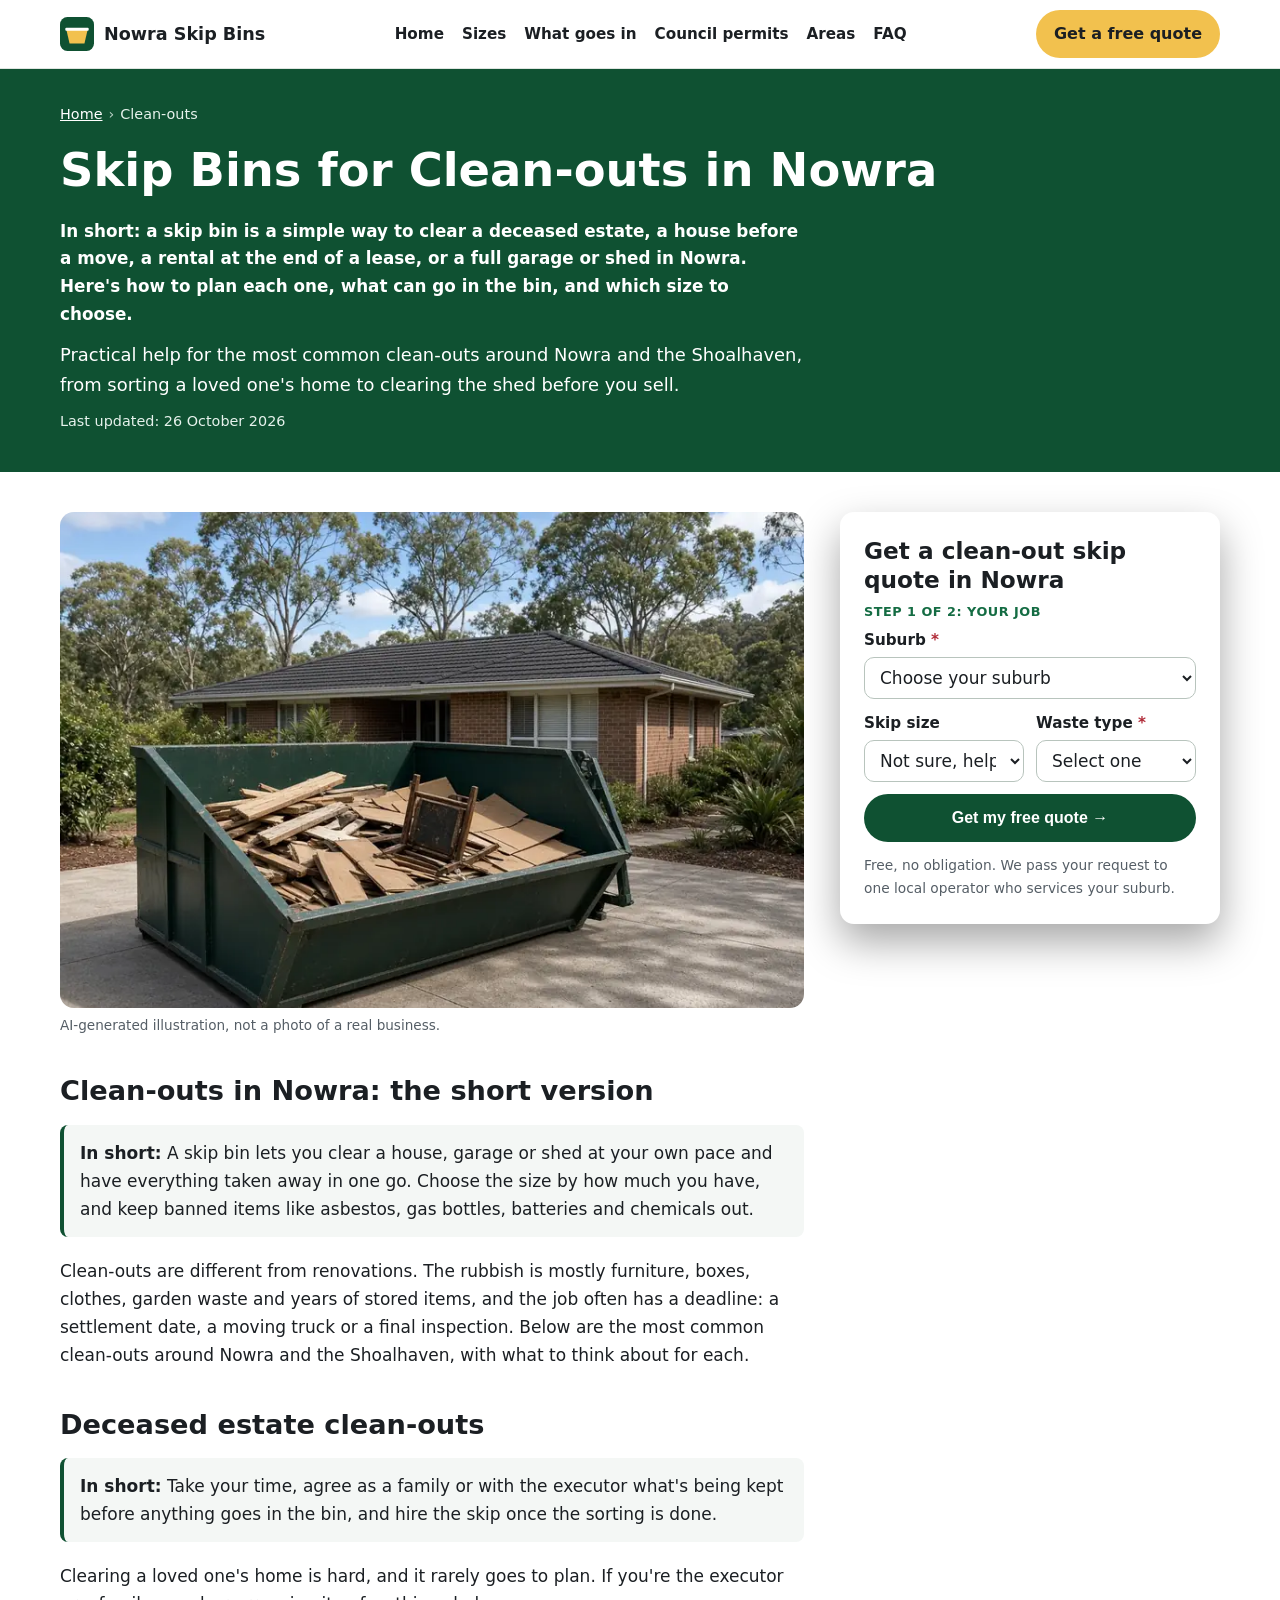
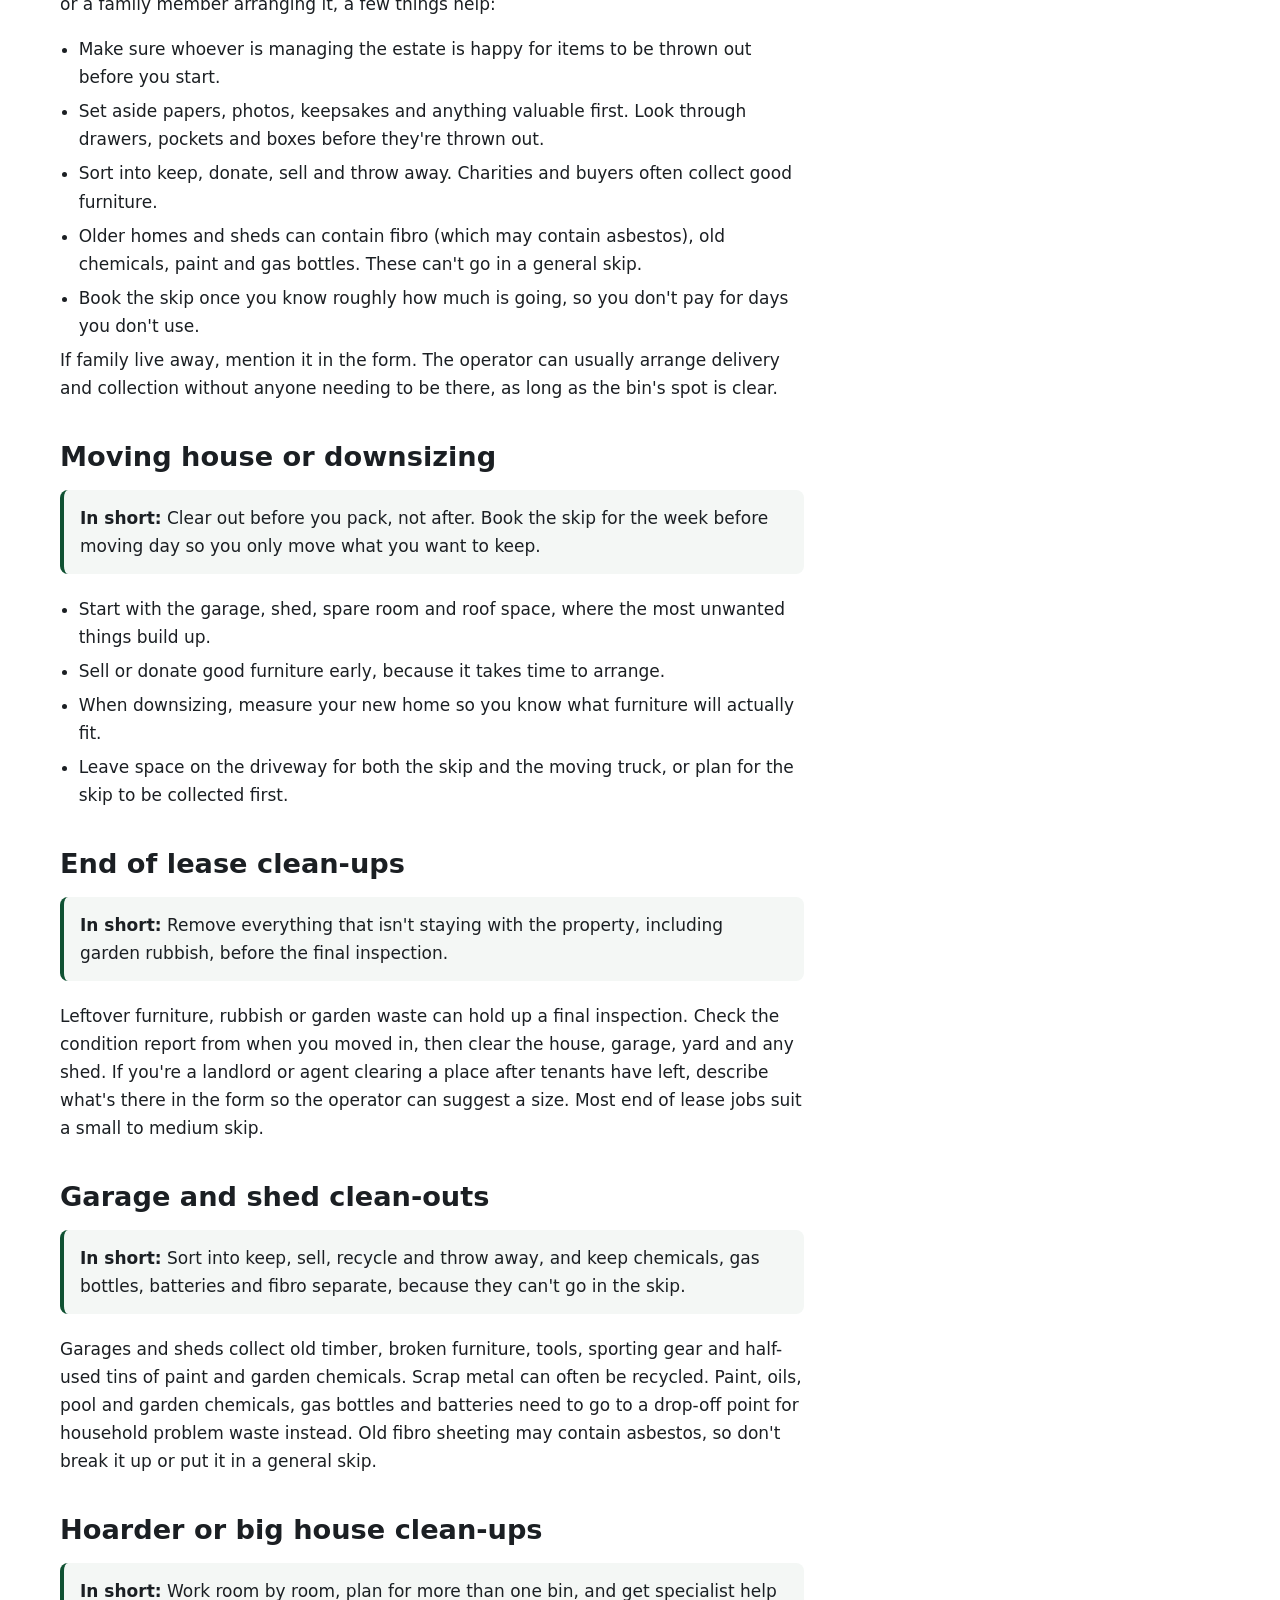
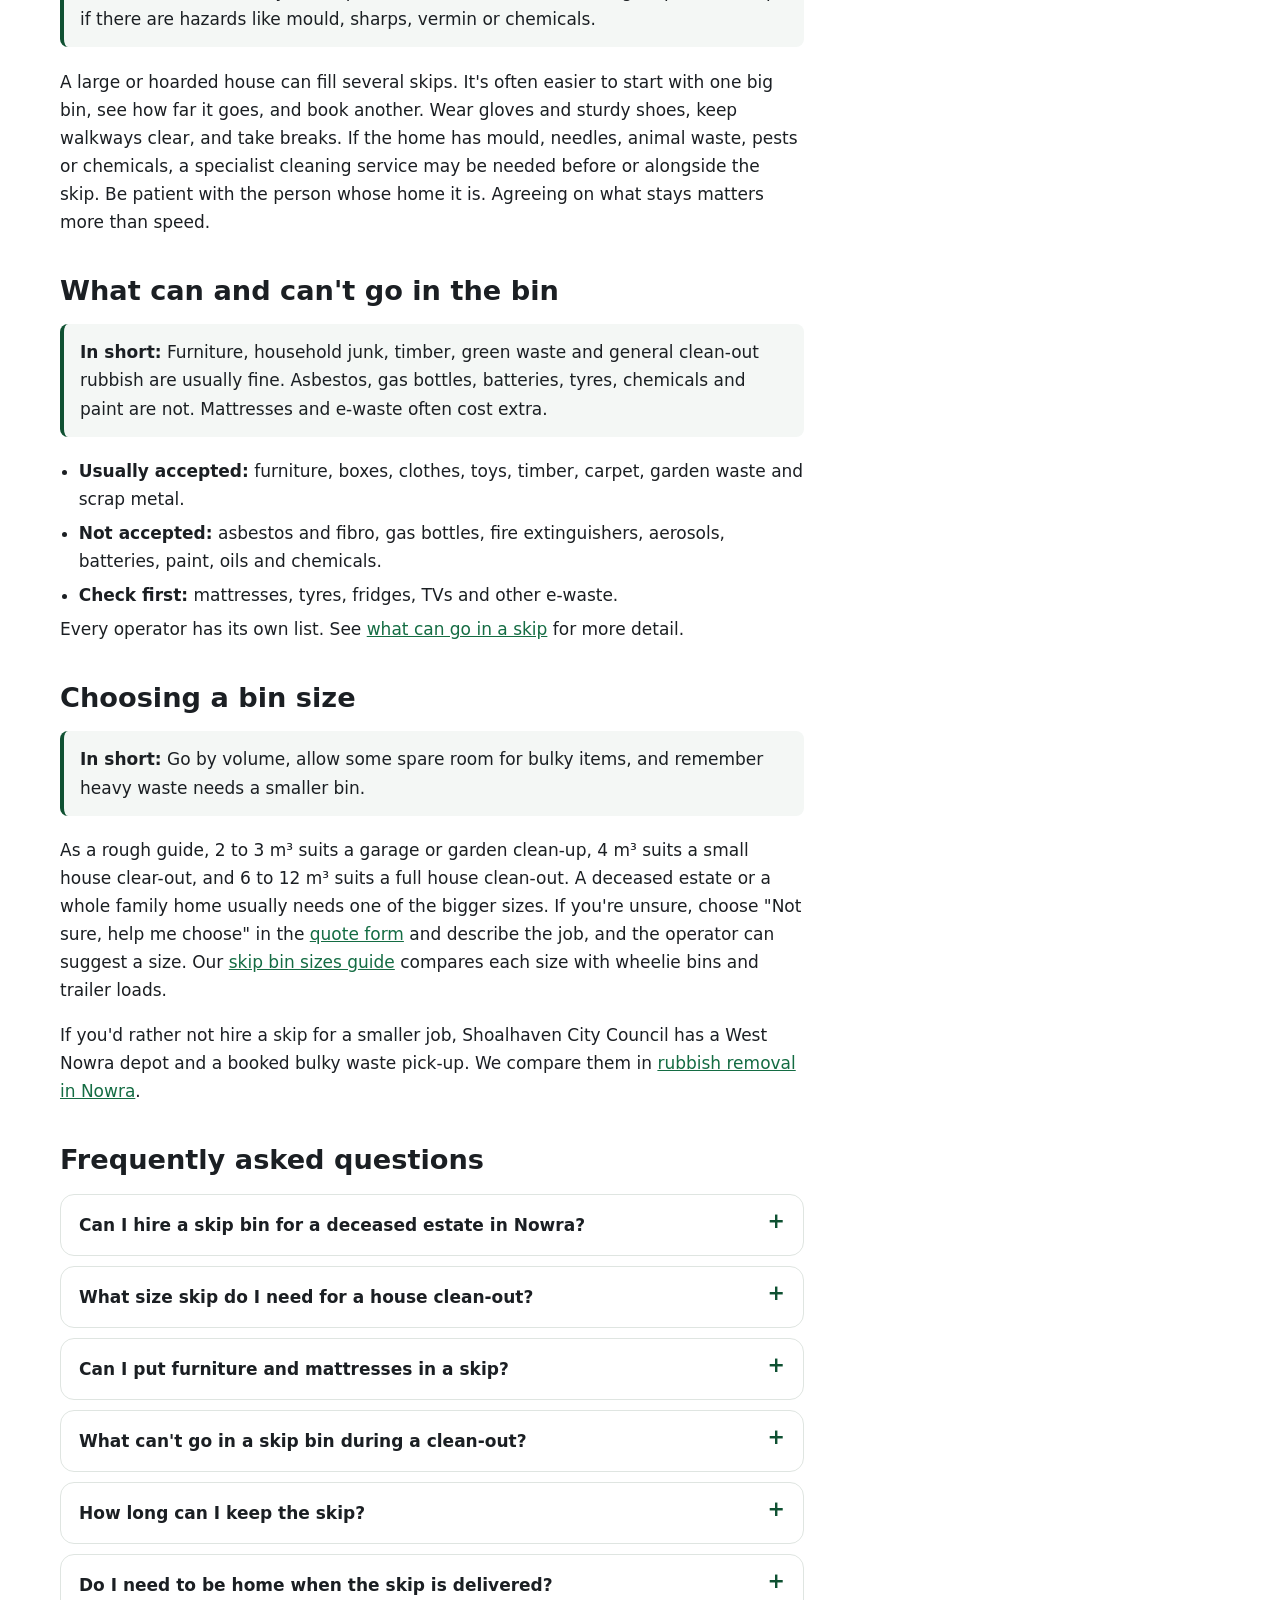
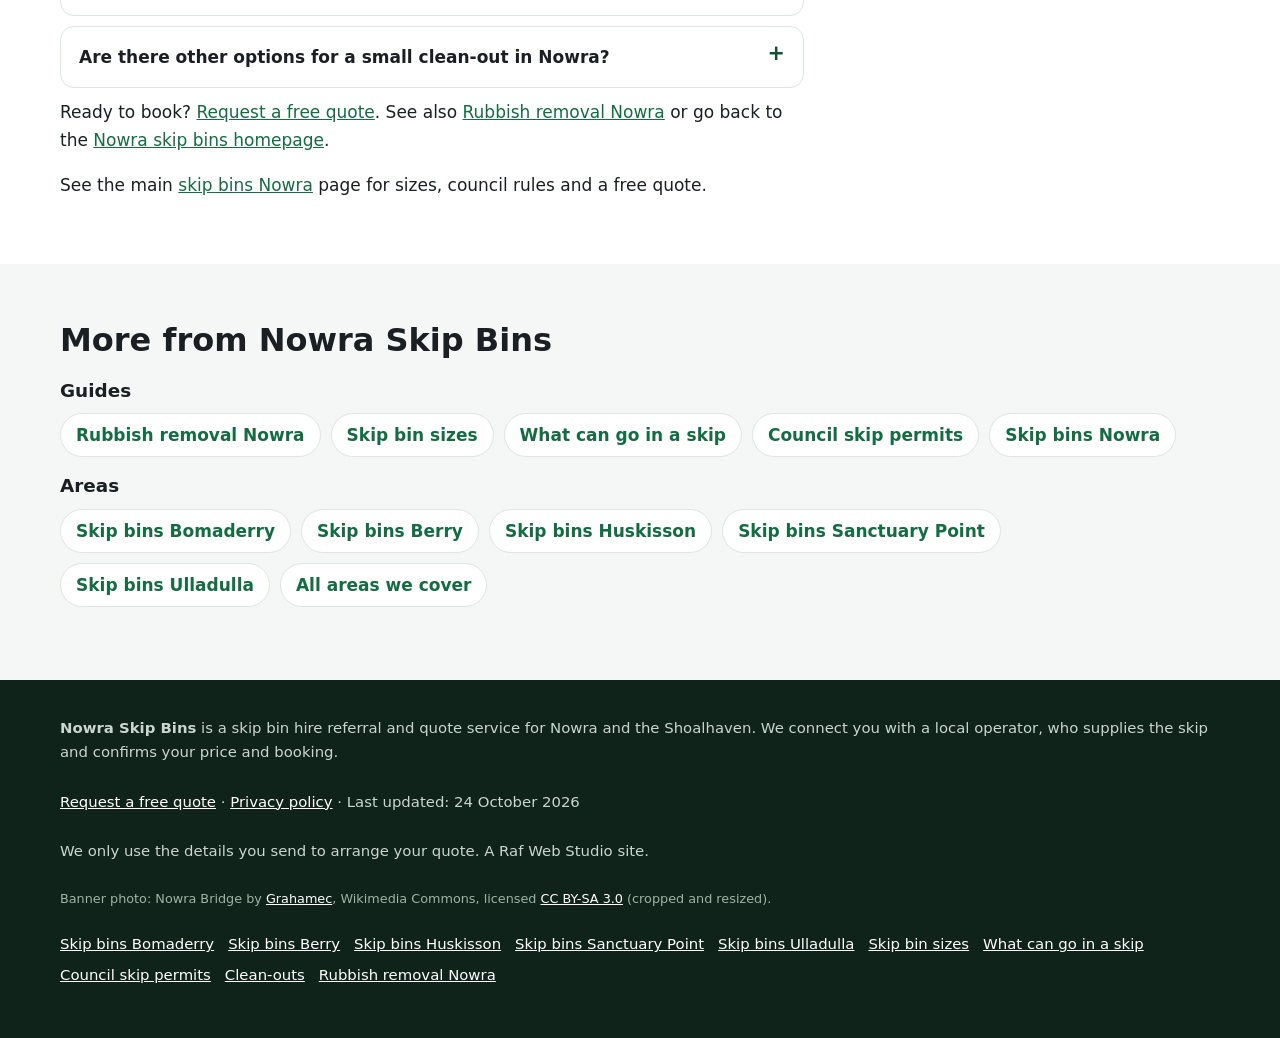
<file: clean-outs/index.html>
<!doctype html>
<html lang="en-AU">
<head>
<meta charset="utf-8">
<meta name="viewport" content="width=device-width, initial-scale=1">
<title>Skip Bins for Clean-outs in Nowra | Deceased Estates, Moving &amp; Garages</title>
<meta name="description" content="Skip bins for clean-outs in Nowra: deceased estates, moving house, downsizing, end of lease, garages, sheds and big house clean-ups. Sizes, what goes in, and a free quote.">
<link rel="canonical" href="https://nowraskipbins.com/clean-outs/">
<link rel="icon" href="/favicon.svg" type="image/svg+xml">
<meta name="theme-color" content="#0f5132">
<meta property="og:type" content="article">
<meta property="og:locale" content="en_AU">
<meta property="og:site_name" content="Nowra Skip Bins">
<meta property="og:title" content="Skip Bins for Clean-outs in Nowra | Deceased Estates, Moving &amp; Garages">
<meta property="og:description" content="Skip bins for clean-outs in Nowra: deceased estates, moving house, downsizing, end of lease, garages, sheds and big house clean-ups. Sizes, what goes in, and a free quote.">
<meta property="og:url" content="https://nowraskipbins.com/clean-outs/">
<meta property="og:image" content="https://nowraskipbins.com/img/job-home-cleanout.webp">
<meta name="twitter:card" content="summary_large_image">
<script>document.documentElement.classList.add('js')</script>
<link rel="stylesheet" href="/styles.css">

<!-- Google tag (gtag.js) -->
<script async src="https://www.googletagmanager.com/gtag/js?id=G-CN5MRNNQ34"></script>
<script>
  window.dataLayer = window.dataLayer || [];
  function gtag(){dataLayer.push(arguments);}
  gtag('js', new Date());
  gtag('config', 'G-CN5MRNNQ34');
</script>

<script type="application/ld+json">
{
 "@context": "https://schema.org",
 "@type": "WebPage",
 "@id": "https://nowraskipbins.com/clean-outs/#webpage",
 "url": "https://nowraskipbins.com/clean-outs/",
 "name": "Skip Bins for Clean-outs in Nowra | Deceased Estates, Moving & Garages",
 "description": "Skip bins for clean-outs in Nowra: deceased estates, moving house, downsizing, end of lease, garages, sheds and big house clean-ups. Sizes, what goes in, and a free quote.",
 "inLanguage": "en-AU",
 "dateModified": "2026-10-26",
 "isPartOf": {
  "@id": "https://nowraskipbins.com/#website"
 }
}
</script>
<script type="application/ld+json">
{
 "@context": "https://schema.org",
 "@type": "BreadcrumbList",
 "itemListElement": [
  {
   "@type": "ListItem",
   "position": 1,
   "name": "Home",
   "item": "https://nowraskipbins.com/"
  },
  {
   "@type": "ListItem",
   "position": 2,
   "name": "Clean-outs",
   "item": "https://nowraskipbins.com/clean-outs/"
  }
 ]
}
</script>
<script type="application/ld+json">
{
 "@context": "https://schema.org",
 "@type": "Service",
 "@id": "https://nowraskipbins.com/clean-outs/#service",
 "name": "Skip bins for clean-outs in Nowra",
 "serviceType": "Skip bin hire",
 "description": "Skip bins for clean-outs in Nowra: deceased estates, moving house, downsizing, end of lease, garages, sheds and big house clean-ups. Sizes, what goes in, and a free quote.",
 "url": "https://nowraskipbins.com/clean-outs/",
 "provider": {
  "@type": "Organization",
  "name": "Nowra Skip Bins",
  "url": "https://nowraskipbins.com/"
 },
 "areaServed": [
  {
   "@type": "Place",
   "name": "Nowra, NSW"
  }
 ]
}
</script>
<script type="application/ld+json">
{
 "@context": "https://schema.org",
 "@type": "FAQPage",
 "mainEntity": [
  {
   "@type": "Question",
   "name": "Can I hire a skip bin for a deceased estate in Nowra?",
   "acceptedAnswer": {
    "@type": "Answer",
    "text": "Yes. A skip is a common way to clear a deceased estate. Agree with the executor or family what's being kept before anything goes in, and tell the operator if no one will be at the property for delivery or collection."
   }
  },
  {
   "@type": "Question",
   "name": "What size skip do I need for a house clean-out?",
   "acceptedAnswer": {
    "@type": "Answer",
    "text": "As a rough guide, 2 to 3 m³ suits a garage or garden clean-up, 4 m³ suits a small house clear-out, and 6 to 12 m³ suits a full house clean-out. A deceased estate or a whole family home usually needs one of the bigger sizes."
   }
  },
  {
   "@type": "Question",
   "name": "Can I put furniture and mattresses in a skip?",
   "acceptedAnswer": {
    "@type": "Answer",
    "text": "Furniture is usually fine. Many operators accept mattresses for an extra fee, and some don't take them. List them in the quote form so the operator can confirm."
   }
  },
  {
   "@type": "Question",
   "name": "What can't go in a skip bin during a clean-out?",
   "acceptedAnswer": {
    "@type": "Answer",
    "text": "Asbestos and fibro, gas bottles, fire extinguishers, aerosols, batteries, tyres, paint, oils and chemicals. Fridges, TVs and other e-waste may be refused or cost extra."
   }
  },
  {
   "@type": "Question",
   "name": "How long can I keep the skip?",
   "acceptedAnswer": {
    "@type": "Answer",
    "text": "Hire periods differ between operators. Most include a set number of days and charge for extra days. Tell the operator your dates when you request a quote."
   }
  },
  {
   "@type": "Question",
   "name": "Do I need to be home when the skip is delivered?",
   "acceptedAnswer": {
    "@type": "Answer",
    "text": "Usually not, as long as the spot for the bin is clear and the operator knows exactly where to put it. Add delivery notes in the form."
   }
  },
  {
   "@type": "Question",
   "name": "Are there other options for a small clean-out in Nowra?",
   "acceptedAnswer": {
    "@type": "Answer",
    "text": "For a load or two, taking it to the tip yourself or using Shoalhaven City Council's booked pick-up service may be enough. Our rubbish removal guide compares the options."
   }
  }
 ]
}
</script>
</head>
<body>
<a class="skip-link" href="#main">Skip to content</a>

<header class="site-header">
  <div class="wrap">
    <a class="brand" href="/" aria-label="Nowra Skip Bins home">
      <svg viewBox="0 0 64 64" aria-hidden="true"><rect width="64" height="64" rx="14" fill="#0f5132"/><path d="M12 24h40l-6 26H18z" fill="#f2c14e"/><rect x="10" y="20" width="44" height="6" rx="2" fill="#fff"/></svg>
      Nowra Skip Bins
    </a>
    <nav class="nav" aria-label="Main">
      <a href="/">Home</a>
      <a href="/skip-bin-sizes/">Sizes</a>
      <a href="/what-can-go-in-a-skip/">What goes in</a>
      <a href="/skip-bin-council-permit/">Council permits</a>
      <a href="/#areas">Areas</a>
      <a href="/#faq">FAQ</a>
    </nav>
    <a class="btn btn-call header-call" href="#quote">Get a free quote</a>
  </div>
</header>

<main id="main">
<section class="page-hero" aria-labelledby="h1">
  <div class="wrap">
    <nav class="crumbs" aria-label="Breadcrumb"><ol><li><a href="https://nowraskipbins.com/">Home</a></li><li aria-current="page">Clean-outs</li></ol></nav>
    <h1 id="h1">Skip Bins for Clean-outs in Nowra</h1>
    <p class="summary">In short: a skip bin is a simple way to clear a deceased estate, a house before a move, a rental at the end of a lease, or a full garage or shed in Nowra. Here&#x27;s how to plan each one, what can go in the bin, and which size to choose.</p>
    <p class="lead">Practical help for the most common clean-outs around Nowra and the Shoalhaven, from sorting a loved one&#x27;s home to clearing the shed before you sell.</p>
    <p class="updated">Last updated: 26 October 2026</p>
  </div>
</section>
<div class="wrap page-grid">
  <article class="page-body">
<figure><img src="/img/job-home-cleanout.webp" width="900" height="600" style="aspect-ratio:3/2;object-fit:cover" alt="Illustration of a skip bin on a home driveway loaded with old timber and a broken chair" decoding="async"><figcaption>AI-generated illustration, not a photo of a real business.</figcaption></figure>
<h2>Clean-outs in Nowra: the short version</h2>
<p class="callout"><strong>In short:</strong> A skip bin lets you clear a house, garage or shed at your own pace and have everything taken away in one go. Choose the size by how much you have, and keep banned items like asbestos, gas bottles, batteries and chemicals out.</p><p>Clean-outs are different from renovations. The rubbish is mostly furniture, boxes, clothes, garden waste and years of stored items, and the job often has a deadline: a settlement date, a moving truck or a final inspection. Below are the most common clean-outs around Nowra and the Shoalhaven, with what to think about for each.</p>
<h2>Deceased estate clean-outs</h2>
<p class="callout"><strong>In short:</strong> Take your time, agree as a family or with the executor what's being kept before anything goes in the bin, and hire the skip once the sorting is done.</p><p>Clearing a loved one's home is hard, and it rarely goes to plan. If you're the executor or a family member arranging it, a few things help:</p><ul class="clean"><li>Make sure whoever is managing the estate is happy for items to be thrown out before you start.</li><li>Set aside papers, photos, keepsakes and anything valuable first. Look through drawers, pockets and boxes before they're thrown out.</li><li>Sort into keep, donate, sell and throw away. Charities and buyers often collect good furniture.</li><li>Older homes and sheds can contain fibro (which may contain asbestos), old chemicals, paint and gas bottles. These can't go in a general skip.</li><li>Book the skip once you know roughly how much is going, so you don't pay for days you don't use.</li></ul><p>If family live away, mention it in the form. The operator can usually arrange delivery and collection without anyone needing to be there, as long as the bin's spot is clear.</p>
<h2>Moving house or downsizing</h2>
<p class="callout"><strong>In short:</strong> Clear out before you pack, not after. Book the skip for the week before moving day so you only move what you want to keep.</p><ul class="clean"><li>Start with the garage, shed, spare room and roof space, where the most unwanted things build up.</li><li>Sell or donate good furniture early, because it takes time to arrange.</li><li>When downsizing, measure your new home so you know what furniture will actually fit.</li><li>Leave space on the driveway for both the skip and the moving truck, or plan for the skip to be collected first.</li></ul>
<h2>End of lease clean-ups</h2>
<p class="callout"><strong>In short:</strong> Remove everything that isn't staying with the property, including garden rubbish, before the final inspection.</p><p>Leftover furniture, rubbish or garden waste can hold up a final inspection. Check the condition report from when you moved in, then clear the house, garage, yard and any shed. If you're a landlord or agent clearing a place after tenants have left, describe what's there in the form so the operator can suggest a size. Most end of lease jobs suit a small to medium skip.</p>
<h2>Garage and shed clean-outs</h2>
<p class="callout"><strong>In short:</strong> Sort into keep, sell, recycle and throw away, and keep chemicals, gas bottles, batteries and fibro separate, because they can't go in the skip.</p><p>Garages and sheds collect old timber, broken furniture, tools, sporting gear and half-used tins of paint and garden chemicals. Scrap metal can often be recycled. Paint, oils, pool and garden chemicals, gas bottles and batteries need to go to a drop-off point for household problem waste instead. Old fibro sheeting may contain asbestos, so don't break it up or put it in a general skip.</p>
<h2>Hoarder or big house clean-ups</h2>
<p class="callout"><strong>In short:</strong> Work room by room, plan for more than one bin, and get specialist help if there are hazards like mould, sharps, vermin or chemicals.</p><p>A large or hoarded house can fill several skips. It's often easier to start with one big bin, see how far it goes, and book another. Wear gloves and sturdy shoes, keep walkways clear, and take breaks. If the home has mould, needles, animal waste, pests or chemicals, a specialist cleaning service may be needed before or alongside the skip. Be patient with the person whose home it is. Agreeing on what stays matters more than speed.</p>
<h2>What can and can&#x27;t go in the bin</h2>
<p class="callout"><strong>In short:</strong> Furniture, household junk, timber, green waste and general clean-out rubbish are usually fine. Asbestos, gas bottles, batteries, tyres, chemicals and paint are not. Mattresses and e-waste often cost extra.</p><ul class="clean"><li><strong>Usually accepted:</strong> furniture, boxes, clothes, toys, timber, carpet, garden waste and scrap metal.</li><li><strong>Not accepted:</strong> asbestos and fibro, gas bottles, fire extinguishers, aerosols, batteries, paint, oils and chemicals.</li><li><strong>Check first:</strong> mattresses, tyres, fridges, TVs and other e-waste.</li></ul><p>Every operator has its own list. See <a href="/what-can-go-in-a-skip/">what can go in a skip</a> for more detail.</p>
<h2>Choosing a bin size</h2>
<p class="callout"><strong>In short:</strong> Go by volume, allow some spare room for bulky items, and remember heavy waste needs a smaller bin.</p><p>As a rough guide, 2 to 3 m³ suits a garage or garden clean-up, 4 m³ suits a small house clear-out, and 6 to 12 m³ suits a full house clean-out. A deceased estate or a whole family home usually needs one of the bigger sizes. If you're unsure, choose "Not sure, help me choose" in the <a href="#quote">quote form</a> and describe the job, and the operator can suggest a size. Our <a href="/skip-bin-sizes/">skip bin sizes guide</a> compares each size with wheelie bins and trailer loads.</p><p>If you'd rather not hire a skip for a smaller job, Shoalhaven City Council has a West Nowra depot and a booked bulky waste pick-up. We compare them in <a href="/rubbish-removal-nowra/">rubbish removal in Nowra</a>.</p>
<h2 id="faq-h">Frequently asked questions</h2>
<details><summary>Can I hire a skip bin for a deceased estate in Nowra?</summary><p>Yes. A skip is a common way to clear a deceased estate. Agree with the executor or family what&#x27;s being kept before anything goes in, and tell the operator if no one will be at the property for delivery or collection.</p></details><details><summary>What size skip do I need for a house clean-out?</summary><p>As a rough guide, 2 to 3 m³ suits a garage or garden clean-up, 4 m³ suits a small house clear-out, and 6 to 12 m³ suits a full house clean-out. A deceased estate or a whole family home usually needs one of the bigger sizes.</p></details><details><summary>Can I put furniture and mattresses in a skip?</summary><p>Furniture is usually fine. Many operators accept mattresses for an extra fee, and some don&#x27;t take them. List them in the quote form so the operator can confirm.</p></details><details><summary>What can&#x27;t go in a skip bin during a clean-out?</summary><p>Asbestos and fibro, gas bottles, fire extinguishers, aerosols, batteries, tyres, paint, oils and chemicals. Fridges, TVs and other e-waste may be refused or cost extra.</p></details><details><summary>How long can I keep the skip?</summary><p>Hire periods differ between operators. Most include a set number of days and charge for extra days. Tell the operator your dates when you request a quote.</p></details><details><summary>Do I need to be home when the skip is delivered?</summary><p>Usually not, as long as the spot for the bin is clear and the operator knows exactly where to put it. Add delivery notes in the form.</p></details><details><summary>Are there other options for a small clean-out in Nowra?</summary><p>For a load or two, taking it to the tip yourself or using Shoalhaven City Council&#x27;s booked pick-up service may be enough. Our rubbish removal guide compares the options.</p></details>
<p>Ready to book? <a href="#quote">Request a free quote</a>. See also <a href="/rubbish-removal-nowra/">Rubbish removal Nowra</a> or go back to the <a href="/">Nowra skip bins homepage</a>.</p>

<p class="home-link">See the main <a href="/">skip bins Nowra</a> page for sizes, council rules and a free quote.</p>
  </article>
  <aside class="page-aside">
    <div class="hero-form-card" id="quote">
      <h2 id="quote-h">Get a clean-out skip quote in Nowra</h2>
      <form class="quote-form two-step" id="quote-form" action="https://formsubmit.co/9612dce8081255a69eed6b05b863e329" method="post" novalidate>
        <input type="hidden" name="_subject" value="New skip bin quote – nowraskipbins.com">
        <input type="hidden" name="_captcha" value="true">
        <input type="hidden" name="_template" value="table">
        <input type="hidden" name="_next" value="https://nowraskipbins.com/thanks.html">
        <input type="text" name="_honey" style="display:none" tabindex="-1" autocomplete="off" aria-hidden="true">
        <input type="hidden" name="source" value="nowraskipbins.com">
        <input type="hidden" name="page" value="/clean-outs/">
        <fieldset class="step step-1">
          <legend class="step-label">Step 1 of 2: your job</legend>
          <div class="full"><label for="suburb">Suburb <span class="req" aria-hidden="true">*</span></label>
            <select id="suburb" name="suburb" required><option value="">Choose your suburb</option><option>Nowra</option><option>North Nowra</option><option>South Nowra</option><option>West Nowra</option><option>Bomaderry</option><option>Worrigee</option><option>Cambewarra</option><option>Terara</option><option>Berry</option><option>Shoalhaven Heads</option><option>Greenwell Point</option><option>Culburra Beach</option><option>Callala Bay</option><option>Huskisson</option><option>Vincentia</option><option>St Georges Basin</option><option>Sanctuary Point</option><option>Basin View</option><option>Erowal Bay</option><option>Sussex Inlet</option><option>Ulladulla</option><option value="Other">Other (tell us below)</option></select></div>
          <div class="full other-wrap"><label for="suburb_other">Other suburb</label><input id="suburb_other" name="suburb_other" type="text" autocomplete="address-level2"></div>
          <div><label for="size">Skip size</label>
            <select id="size" name="skip_size"><option value="Not sure">Not sure, help me choose</option><option>Skip bag (about 1 m³)</option><option>2 m³</option><option>3 m³</option><option>4 m³</option><option>6 m³</option><option>8 m³</option><option>9 m³</option><option>10–12 m³</option></select></div>
          <div><label for="waste">Waste type <span class="req" aria-hidden="true">*</span></label>
            <select id="waste" name="waste_type" required><option value="">Select one</option><option>General household</option><option>Green waste</option><option>Mixed renovation / building</option><option>Soil, concrete or bricks</option><option>Mixed, not sure</option><option>May contain asbestos</option></select></div>
          <div class="full js-only"><button class="btn btn-primary btn-block" type="button" id="to-step-2">Get my free quote →</button></div>
          <p class="microcopy full">Free, no obligation. We pass your request to one local operator who services your suburb.</p>
          <p class="form-error full" id="step1-error" role="alert" hidden>Please choose your suburb and waste type.</p>
        </fieldset>
        <fieldset class="step step-2" id="step-2">
          <legend class="step-label">Step 2 of 2: your details</legend>
          <div><label for="name">Name <span class="req" aria-hidden="true">*</span></label><input id="name" name="name" type="text" autocomplete="name" required></div>
          <div><label for="phone">Phone <span class="req" aria-hidden="true">*</span></label><input id="phone" name="phone" type="tel" autocomplete="tel" inputmode="tel" required></div>
          <div><label for="email">Email</label><input id="email" name="email" type="email" autocomplete="email"></div>
          <div><label for="date">Delivery date</label><input id="date" name="delivery_date" type="date"></div>
          <div class="full"><label for="message">Anything else?</label><textarea id="message" name="message" rows="2" placeholder="e.g. bathroom reno, bin on the driveway, steep access, 7 days"></textarea></div>
          <p class="consent full">By sending this form you agree we can share your details with one local skip bin operator so they can quote for your job. See our <a href="/privacy.html">privacy policy</a>.</p>
          <div class="full step2-actions"><button class="btn btn-primary" type="submit">Send my quote request</button><button class="btn-link js-only" type="button" id="back-1">← Back</button></div>
        </fieldset>
      </form>
    </div>
  </aside>
</div>
<section class="alt" aria-labelledby="more-h">
  <div class="wrap">
    <h2 id="more-h">More from Nowra Skip Bins</h2>
    <h3>Guides</h3>
    <ul class="link-list"><li><a href="/rubbish-removal-nowra/">Rubbish removal Nowra</a></li><li><a href="/skip-bin-sizes/">Skip bin sizes</a></li><li><a href="/what-can-go-in-a-skip/">What can go in a skip</a></li><li><a href="/skip-bin-council-permit/">Council skip permits</a></li><li><a href="/">Skip bins Nowra</a></li></ul>
    <h3>Areas</h3>
    <ul class="link-list"><li><a href="/skip-bins-bomaderry/">Skip bins Bomaderry</a></li><li><a href="/skip-bins-berry/">Skip bins Berry</a></li><li><a href="/skip-bins-huskisson/">Skip bins Huskisson</a></li><li><a href="/skip-bins-sanctuary-point/">Skip bins Sanctuary Point</a></li><li><a href="/skip-bins-ulladulla/">Skip bins Ulladulla</a></li><li><a href="/#areas">All areas we cover</a></li></ul>
  </div>
</section>
</main>

<footer class="site-footer">
  <div class="wrap">
    <p><strong>Nowra Skip Bins</strong> is a skip bin hire referral and quote service for Nowra and the Shoalhaven. We connect you with a local operator, who supplies the skip and confirms your price and booking.</p>
    <p><a href="#quote">Request a free quote</a> · <a href="/privacy.html">Privacy policy</a> · Last updated: 24 October 2026</p>
    <p>We only use the details you send to arrange your quote. A Raf Web Studio site.</p>
    <p class="credits">Banner photo: Nowra Bridge by <a href="https://commons.wikimedia.org/wiki/File:Nowra_Bridge.jpg" rel="noopener">Grahamec</a>, Wikimedia Commons, licensed <a href="https://creativecommons.org/licenses/by-sa/3.0/" rel="noopener">CC BY-SA 3.0</a> (cropped and resized).</p>
    <p class="footer-links"><a href="/skip-bins-bomaderry/">Skip bins Bomaderry</a> <a href="/skip-bins-berry/">Skip bins Berry</a> <a href="/skip-bins-huskisson/">Skip bins Huskisson</a> <a href="/skip-bins-sanctuary-point/">Skip bins Sanctuary Point</a> <a href="/skip-bins-ulladulla/">Skip bins Ulladulla</a> <a href="/skip-bin-sizes/">Skip bin sizes</a> <a href="/what-can-go-in-a-skip/">What can go in a skip</a> <a href="/skip-bin-council-permit/">Council skip permits</a> <a href="/clean-outs/">Clean-outs</a> <a href="/rubbish-removal-nowra/">Rubbish removal Nowra</a></p>
  </div>
</footer>

<div class="mobile-call" aria-label="Quick contact">
  <a class="btn btn-call" href="#quote">Get a free quote</a>
</div>
<script src="/form.js" defer></script>
</body>
</html>
</file>
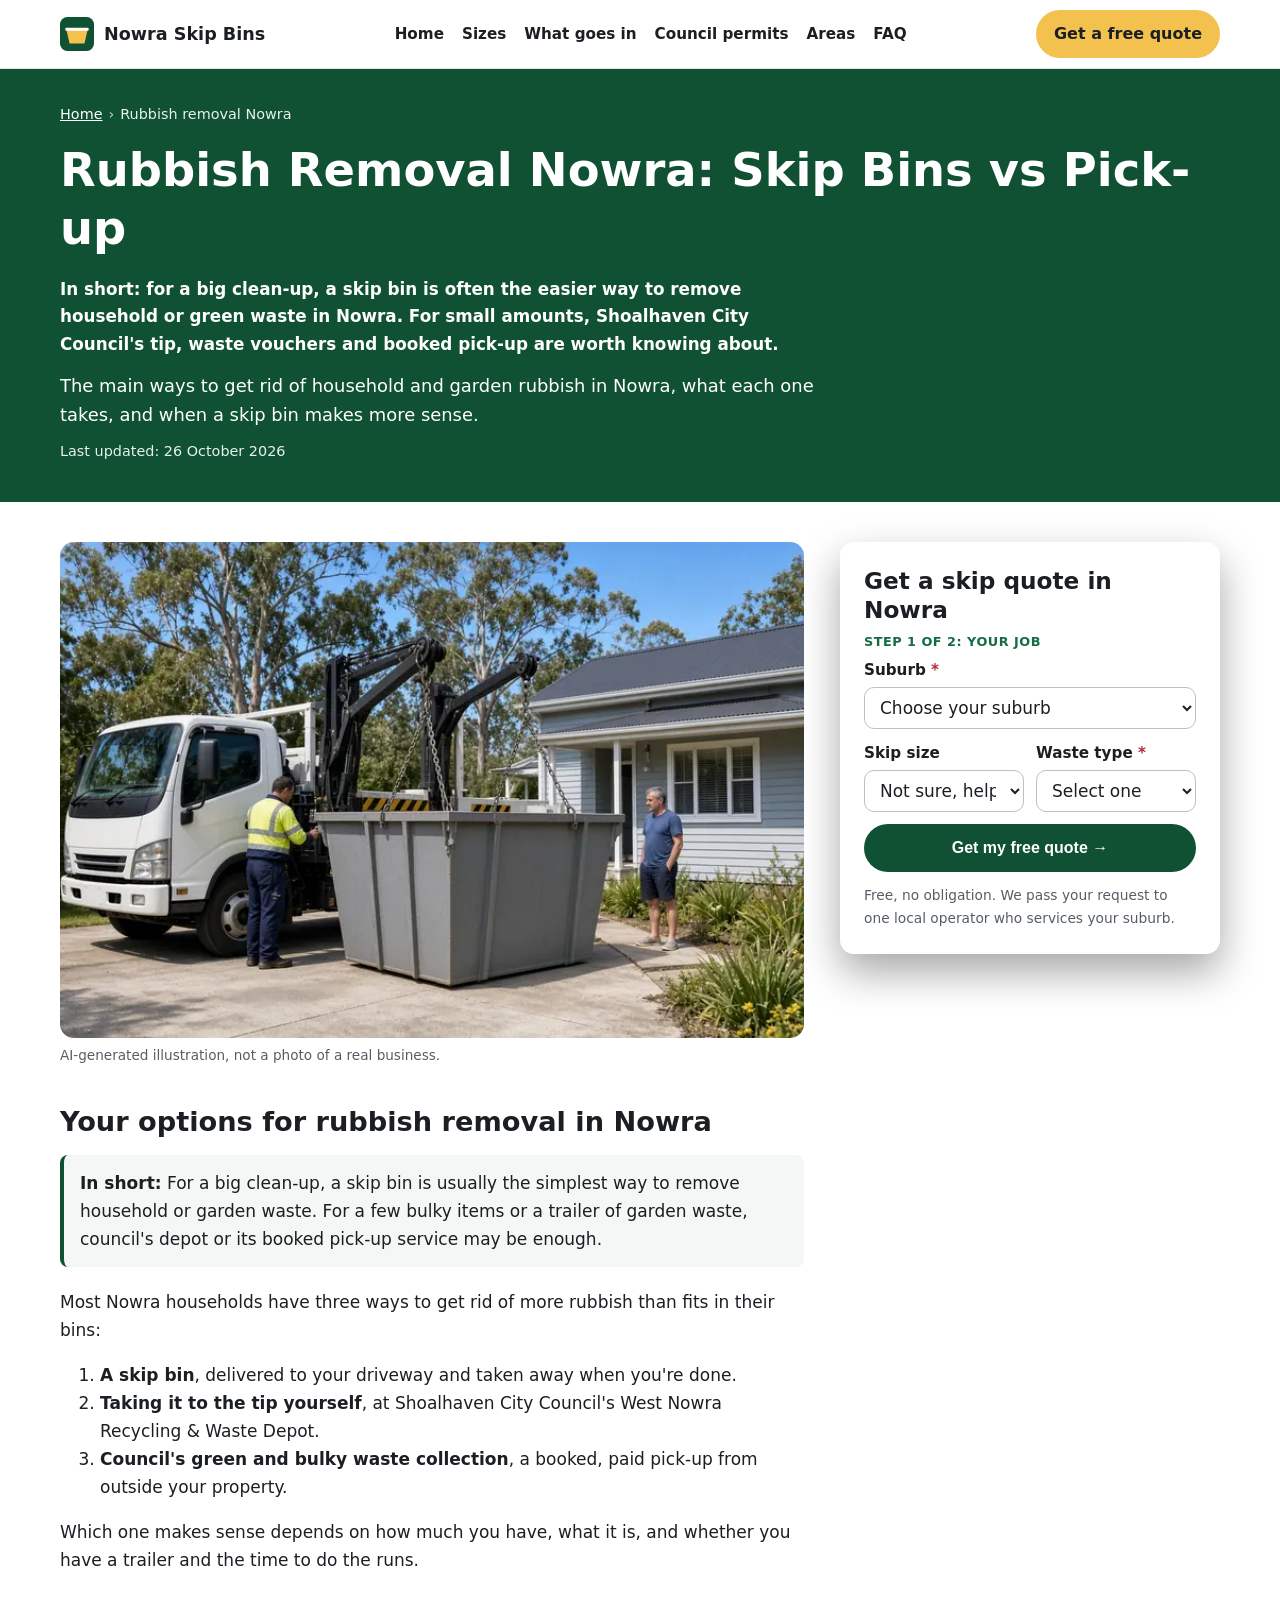
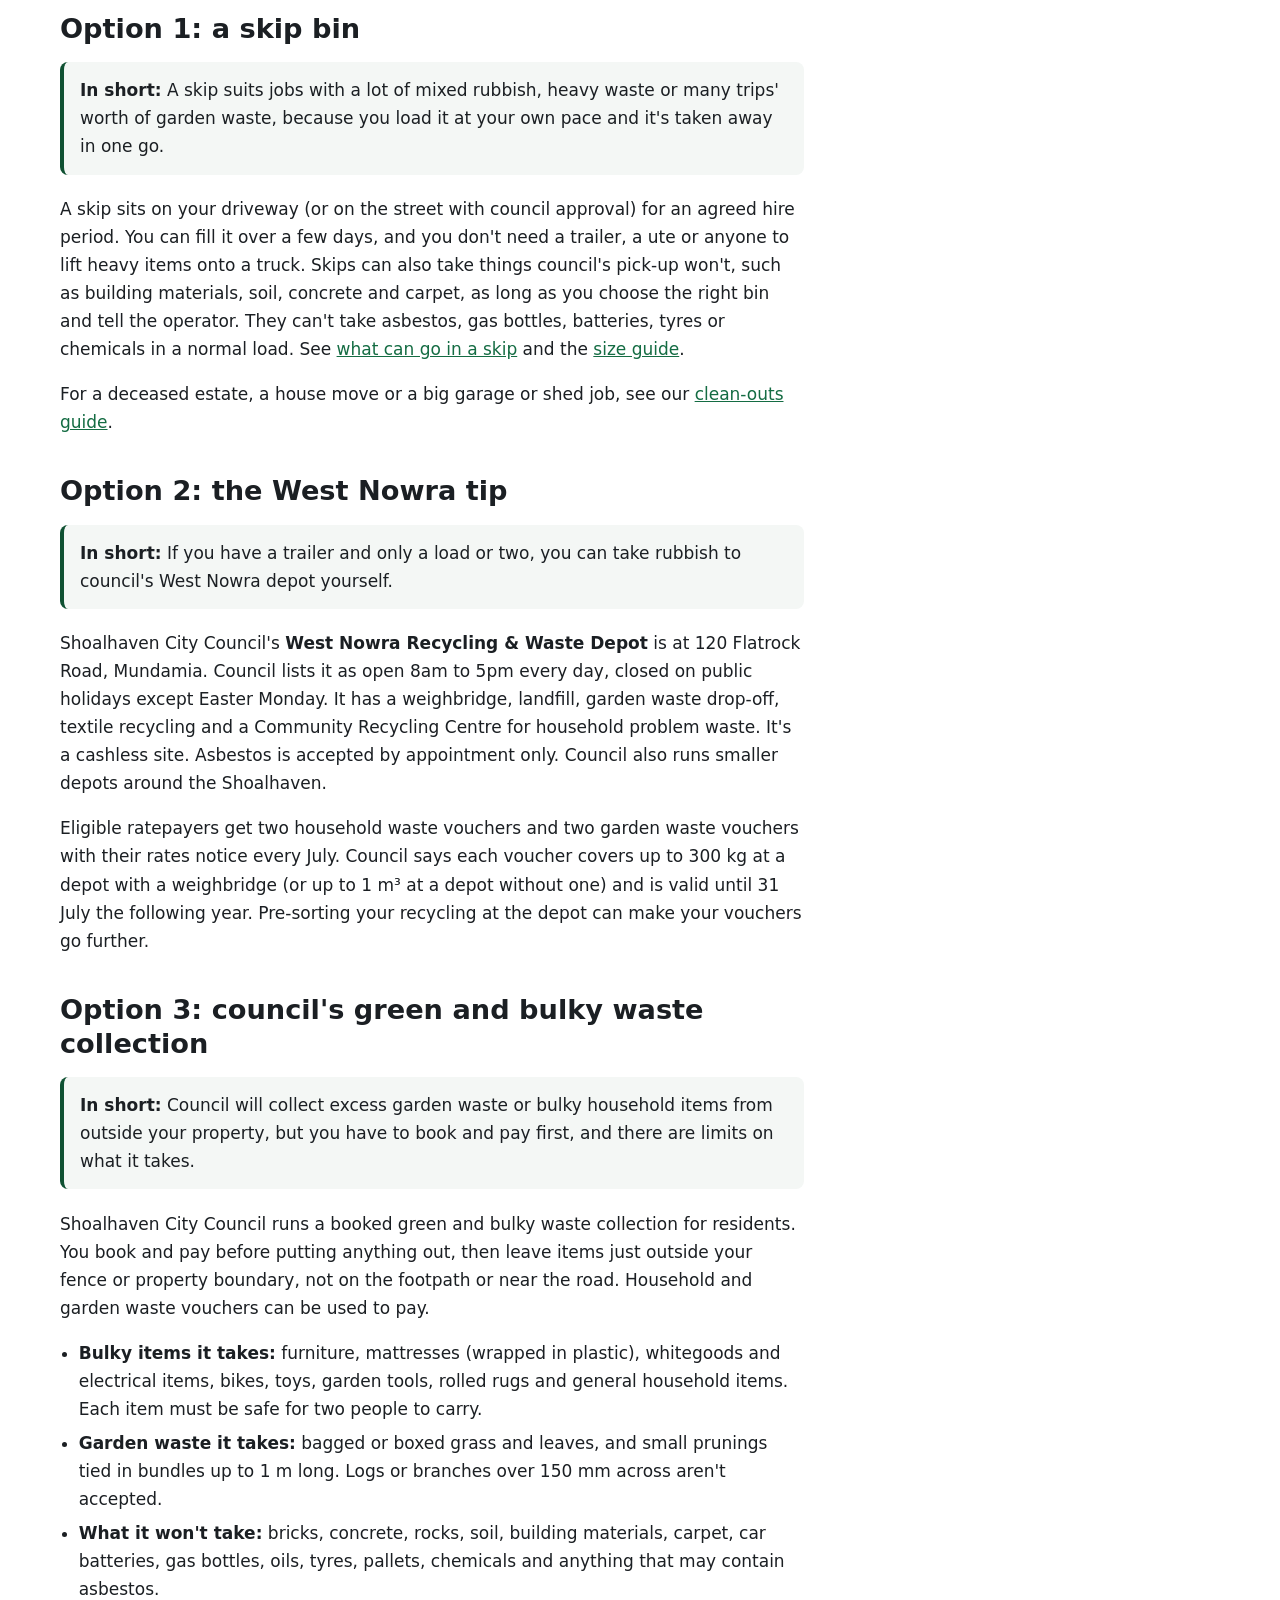
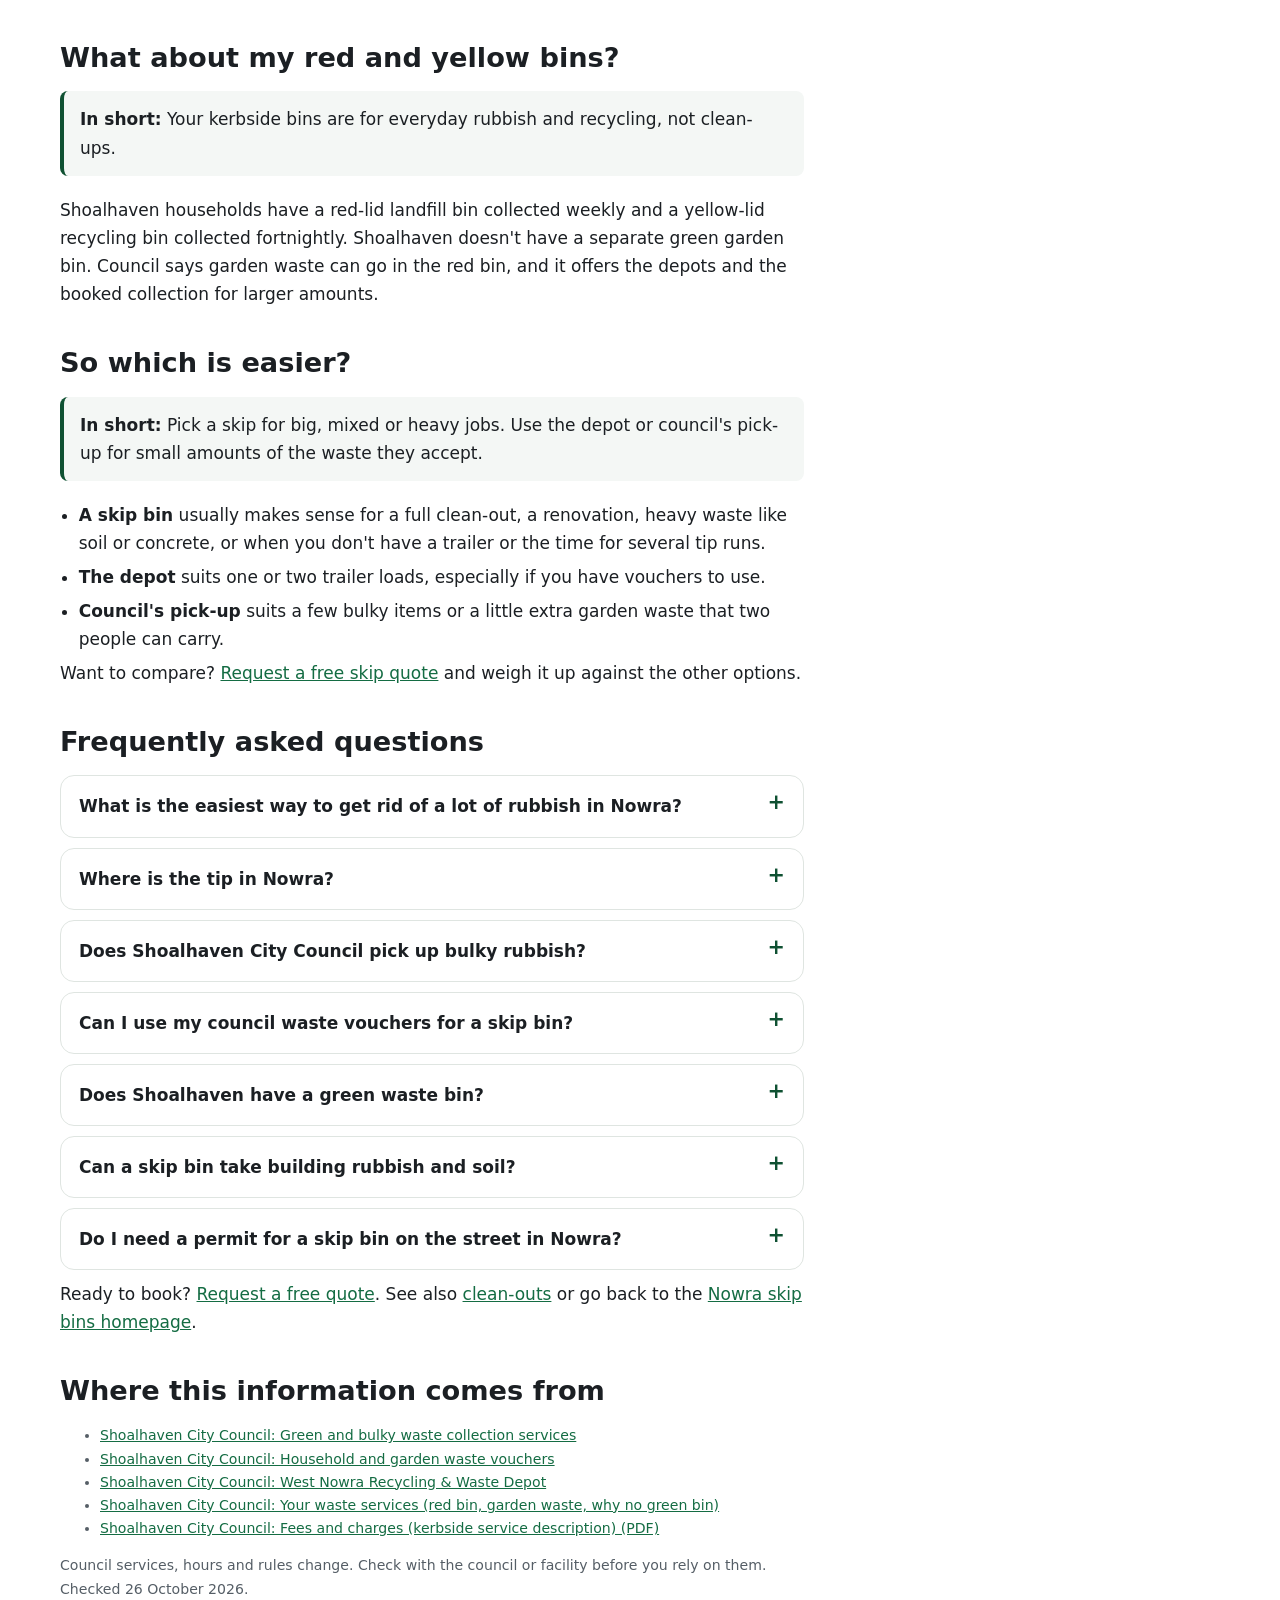
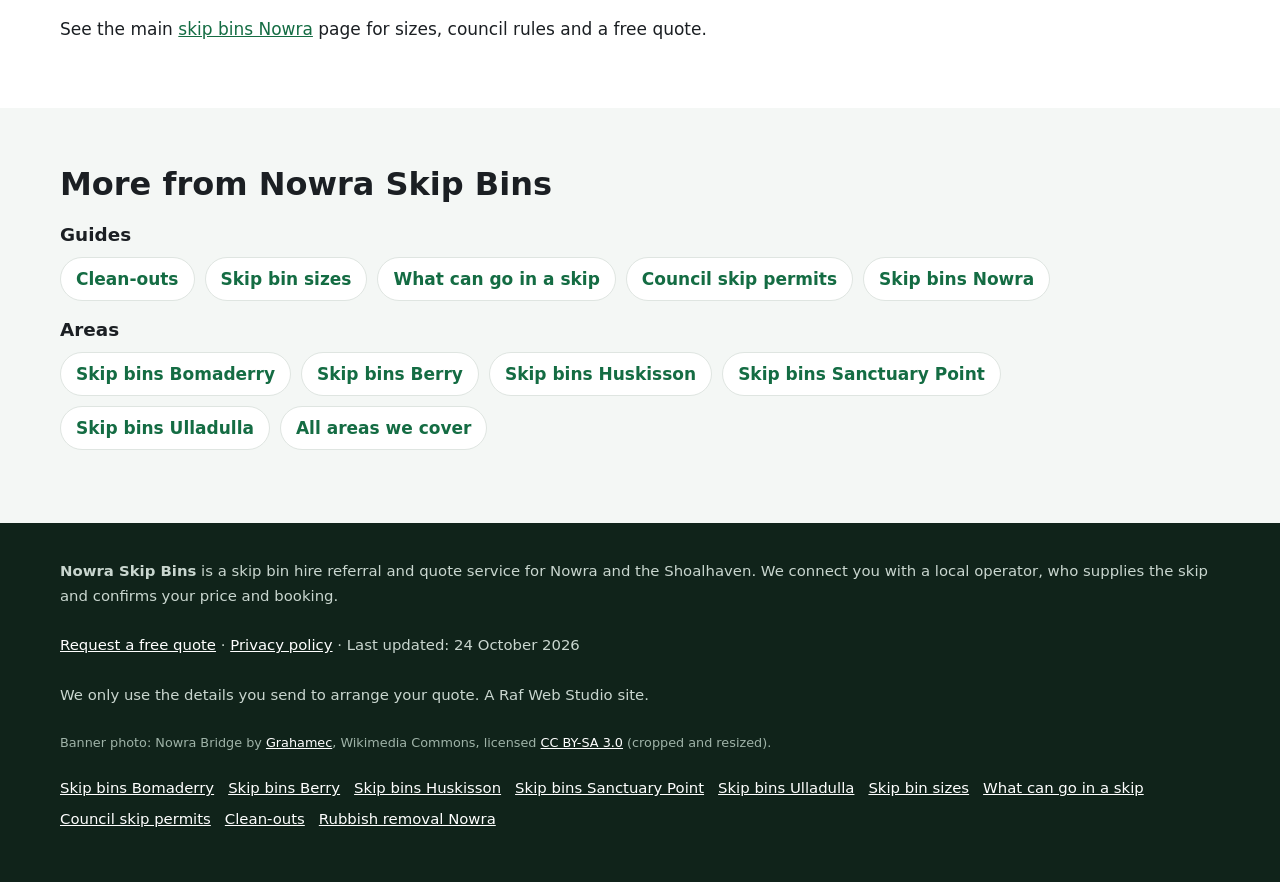
<file: rubbish-removal-nowra/index.html>
<!doctype html>
<html lang="en-AU">
<head>
<meta charset="utf-8">
<meta name="viewport" content="width=device-width, initial-scale=1">
<title>Rubbish Removal Nowra: Skip Bins vs Pick-up</title>
<meta name="description" content="Rubbish removal in Nowra: compare a skip bin with the local tip and Shoalhaven City Council&#x27;s pick-up and kerbside services, with what each one accepts. Free skip quote.">
<link rel="canonical" href="https://nowraskipbins.com/rubbish-removal-nowra/">
<link rel="icon" href="/favicon.svg" type="image/svg+xml">
<meta name="theme-color" content="#0f5132">
<meta property="og:type" content="article">
<meta property="og:locale" content="en_AU">
<meta property="og:site_name" content="Nowra Skip Bins">
<meta property="og:title" content="Rubbish Removal Nowra: Skip Bins vs Pick-up">
<meta property="og:description" content="Rubbish removal in Nowra: compare a skip bin with the local tip and Shoalhaven City Council&#x27;s pick-up and kerbside services, with what each one accepts. Free skip quote.">
<meta property="og:url" content="https://nowraskipbins.com/rubbish-removal-nowra/">
<meta property="og:image" content="https://nowraskipbins.com/img/step3-skip-delivery.webp">
<meta name="twitter:card" content="summary_large_image">
<script>document.documentElement.classList.add('js')</script>
<link rel="stylesheet" href="/styles.css">

<!-- Google tag (gtag.js) -->
<script async src="https://www.googletagmanager.com/gtag/js?id=G-CN5MRNNQ34"></script>
<script>
  window.dataLayer = window.dataLayer || [];
  function gtag(){dataLayer.push(arguments);}
  gtag('js', new Date());
  gtag('config', 'G-CN5MRNNQ34');
</script>

<script type="application/ld+json">
{
 "@context": "https://schema.org",
 "@type": "WebPage",
 "@id": "https://nowraskipbins.com/rubbish-removal-nowra/#webpage",
 "url": "https://nowraskipbins.com/rubbish-removal-nowra/",
 "name": "Rubbish Removal Nowra: Skip Bins vs Pick-up",
 "description": "Rubbish removal in Nowra: compare a skip bin with the local tip and Shoalhaven City Council's pick-up and kerbside services, with what each one accepts. Free skip quote.",
 "inLanguage": "en-AU",
 "dateModified": "2026-10-26",
 "isPartOf": {
  "@id": "https://nowraskipbins.com/#website"
 }
}
</script>
<script type="application/ld+json">
{
 "@context": "https://schema.org",
 "@type": "BreadcrumbList",
 "itemListElement": [
  {
   "@type": "ListItem",
   "position": 1,
   "name": "Home",
   "item": "https://nowraskipbins.com/"
  },
  {
   "@type": "ListItem",
   "position": 2,
   "name": "Rubbish removal Nowra",
   "item": "https://nowraskipbins.com/rubbish-removal-nowra/"
  }
 ]
}
</script>
<script type="application/ld+json">
{
 "@context": "https://schema.org",
 "@type": "Service",
 "@id": "https://nowraskipbins.com/rubbish-removal-nowra/#service",
 "name": "Rubbish removal skip bin quotes in Nowra",
 "serviceType": "Skip bin hire",
 "description": "Rubbish removal in Nowra: compare a skip bin with the local tip and Shoalhaven City Council's pick-up and kerbside services, with what each one accepts. Free skip quote.",
 "url": "https://nowraskipbins.com/rubbish-removal-nowra/",
 "provider": {
  "@type": "Organization",
  "name": "Nowra Skip Bins",
  "url": "https://nowraskipbins.com/"
 },
 "areaServed": [
  {
   "@type": "Place",
   "name": "Nowra, NSW"
  }
 ]
}
</script>
<script type="application/ld+json">
{
 "@context": "https://schema.org",
 "@type": "FAQPage",
 "mainEntity": [
  {
   "@type": "Question",
   "name": "What is the easiest way to get rid of a lot of rubbish in Nowra?",
   "acceptedAnswer": {
    "@type": "Answer",
    "text": "It depends on how much you have and what it is. For one or two loads, a trailer run to the West Nowra depot, using your council waste vouchers if you have them, may be enough. For a big clean-out, heavy waste or many loads, a skip bin is often the easier option, because you load it at your own pace and it's taken away in one trip."
   }
  },
  {
   "@type": "Question",
   "name": "Where is the tip in Nowra?",
   "acceptedAnswer": {
    "@type": "Answer",
    "text": "Shoalhaven City Council's West Nowra Recycling & Waste Depot is at 120 Flatrock Road, Mundamia. Council lists it as open 8am to 5pm every day, closed on public holidays except Easter Monday. It's a cashless site."
   }
  },
  {
   "@type": "Question",
   "name": "Does Shoalhaven City Council pick up bulky rubbish?",
   "acceptedAnswer": {
    "@type": "Answer",
    "text": "Yes, through its booked green and bulky waste collection. You book and pay first (vouchers can be used), then leave items just outside your fence or property boundary. Items must be safe for two people to carry, and building materials, soil, carpet, tyres, chemicals and asbestos aren't accepted."
   }
  },
  {
   "@type": "Question",
   "name": "Can I use my council waste vouchers for a skip bin?",
   "acceptedAnswer": {
    "@type": "Answer",
    "text": "Council says its household and garden waste vouchers are for its recycling and waste depots and its booked green and bulky collection. Private skip hire isn't one of the listed uses."
   }
  },
  {
   "@type": "Question",
   "name": "Does Shoalhaven have a green waste bin?",
   "acceptedAnswer": {
    "@type": "Answer",
    "text": "No. Council says garden waste can go in your red-lid bin. For more than that, you can take it to a depot's garden waste drop-off, book council's garden waste collection, or hire a green waste skip."
   }
  },
  {
   "@type": "Question",
   "name": "Can a skip bin take building rubbish and soil?",
   "acceptedAnswer": {
    "@type": "Answer",
    "text": "Usually, yes, which is one reason people choose a skip over council's pick-up. Heavy waste such as soil, concrete and bricks normally needs a smaller bin with a weight limit, and asbestos can never go in a general skip. Tell the operator what you have when you request a quote."
   }
  },
  {
   "@type": "Question",
   "name": "Do I need a permit for a skip bin on the street in Nowra?",
   "acceptedAnswer": {
    "@type": "Answer",
    "text": "A skip wholly on your own property generally doesn't need council approval. A skip on the road, footpath or nature strip is different. See our council skip permits guide for what Shoalhaven City Council requires."
   }
  }
 ]
}
</script>
</head>
<body>
<a class="skip-link" href="#main">Skip to content</a>

<header class="site-header">
  <div class="wrap">
    <a class="brand" href="/" aria-label="Nowra Skip Bins home">
      <svg viewBox="0 0 64 64" aria-hidden="true"><rect width="64" height="64" rx="14" fill="#0f5132"/><path d="M12 24h40l-6 26H18z" fill="#f2c14e"/><rect x="10" y="20" width="44" height="6" rx="2" fill="#fff"/></svg>
      Nowra Skip Bins
    </a>
    <nav class="nav" aria-label="Main">
      <a href="/">Home</a>
      <a href="/skip-bin-sizes/">Sizes</a>
      <a href="/what-can-go-in-a-skip/">What goes in</a>
      <a href="/skip-bin-council-permit/">Council permits</a>
      <a href="/#areas">Areas</a>
      <a href="/#faq">FAQ</a>
    </nav>
    <a class="btn btn-call header-call" href="#quote">Get a free quote</a>
  </div>
</header>

<main id="main">
<section class="page-hero" aria-labelledby="h1">
  <div class="wrap">
    <nav class="crumbs" aria-label="Breadcrumb"><ol><li><a href="https://nowraskipbins.com/">Home</a></li><li aria-current="page">Rubbish removal Nowra</li></ol></nav>
    <h1 id="h1">Rubbish Removal Nowra: Skip Bins vs Pick-up</h1>
    <p class="summary">In short: for a big clean-up, a skip bin is often the easier way to remove household or green waste in Nowra. For small amounts, Shoalhaven City Council&#x27;s tip, waste vouchers and booked pick-up are worth knowing about.</p>
    <p class="lead">The main ways to get rid of household and garden rubbish in Nowra, what each one takes, and when a skip bin makes more sense.</p>
    <p class="updated">Last updated: 26 October 2026</p>
  </div>
</section>
<div class="wrap page-grid">
  <article class="page-body">
<figure><img src="/img/step3-skip-delivery.webp" width="900" height="600" style="aspect-ratio:3/2;object-fit:cover" alt="Illustration of a skip bin being delivered to a home driveway" decoding="async"><figcaption>AI-generated illustration, not a photo of a real business.</figcaption></figure>
<h2>Your options for rubbish removal in Nowra</h2>
<p class="callout"><strong>In short:</strong> For a big clean-up, a skip bin is usually the simplest way to remove household or garden waste. For a few bulky items or a trailer of garden waste, council's depot or its booked pick-up service may be enough.</p><p>Most Nowra households have three ways to get rid of more rubbish than fits in their bins:</p><ol><li><strong>A skip bin</strong>, delivered to your driveway and taken away when you're done.</li><li><strong>Taking it to the tip yourself</strong>, at Shoalhaven City Council's West Nowra Recycling &amp; Waste Depot.</li><li><strong>Council's green and bulky waste collection</strong>, a booked, paid pick-up from outside your property.</li></ol><p>Which one makes sense depends on how much you have, what it is, and whether you have a trailer and the time to do the runs.</p>
<h2>Option 1: a skip bin</h2>
<p class="callout"><strong>In short:</strong> A skip suits jobs with a lot of mixed rubbish, heavy waste or many trips' worth of garden waste, because you load it at your own pace and it's taken away in one go.</p><p>A skip sits on your driveway (or on the street with council approval) for an agreed hire period. You can fill it over a few days, and you don't need a trailer, a ute or anyone to lift heavy items onto a truck. Skips can also take things council's pick-up won't, such as building materials, soil, concrete and carpet, as long as you choose the right bin and tell the operator. They can't take asbestos, gas bottles, batteries, tyres or chemicals in a normal load. See <a href="/what-can-go-in-a-skip/">what can go in a skip</a> and the <a href="/skip-bin-sizes/">size guide</a>.</p><p>For a deceased estate, a house move or a big garage or shed job, see our <a href="/clean-outs/">clean-outs guide</a>.</p>
<h2>Option 2: the West Nowra tip</h2>
<p class="callout"><strong>In short:</strong> If you have a trailer and only a load or two, you can take rubbish to council's West Nowra depot yourself.</p><p>Shoalhaven City Council's <strong>West Nowra Recycling &amp; Waste Depot</strong> is at 120 Flatrock Road, Mundamia. Council lists it as open 8am to 5pm every day, closed on public holidays except Easter Monday. It has a weighbridge, landfill, garden waste drop-off, textile recycling and a Community Recycling Centre for household problem waste. It's a cashless site. Asbestos is accepted by appointment only. Council also runs smaller depots around the Shoalhaven.</p><p>Eligible ratepayers get two household waste vouchers and two garden waste vouchers with their rates notice every July. Council says each voucher covers up to 300 kg at a depot with a weighbridge (or up to 1 m³ at a depot without one) and is valid until 31 July the following year. Pre-sorting your recycling at the depot can make your vouchers go further.</p>
<h2>Option 3: council&#x27;s green and bulky waste collection</h2>
<p class="callout"><strong>In short:</strong> Council will collect excess garden waste or bulky household items from outside your property, but you have to book and pay first, and there are limits on what it takes.</p><p>Shoalhaven City Council runs a booked green and bulky waste collection for residents. You book and pay before putting anything out, then leave items just outside your fence or property boundary, not on the footpath or near the road. Household and garden waste vouchers can be used to pay.</p><ul class="clean"><li><strong>Bulky items it takes:</strong> furniture, mattresses (wrapped in plastic), whitegoods and electrical items, bikes, toys, garden tools, rolled rugs and general household items. Each item must be safe for two people to carry.</li><li><strong>Garden waste it takes:</strong> bagged or boxed grass and leaves, and small prunings tied in bundles up to 1 m long. Logs or branches over 150 mm across aren't accepted.</li><li><strong>What it won't take:</strong> bricks, concrete, rocks, soil, building materials, carpet, car batteries, gas bottles, oils, tyres, pallets, chemicals and anything that may contain asbestos.</li></ul>
<h2>What about my red and yellow bins?</h2>
<p class="callout"><strong>In short:</strong> Your kerbside bins are for everyday rubbish and recycling, not clean-ups.</p><p>Shoalhaven households have a red-lid landfill bin collected weekly and a yellow-lid recycling bin collected fortnightly. Shoalhaven doesn't have a separate green garden bin. Council says garden waste can go in the red bin, and it offers the depots and the booked collection for larger amounts.</p>
<h2>So which is easier?</h2>
<p class="callout"><strong>In short:</strong> Pick a skip for big, mixed or heavy jobs. Use the depot or council's pick-up for small amounts of the waste they accept.</p><ul class="clean"><li><strong>A skip bin</strong> usually makes sense for a full clean-out, a renovation, heavy waste like soil or concrete, or when you don't have a trailer or the time for several tip runs.</li><li><strong>The depot</strong> suits one or two trailer loads, especially if you have vouchers to use.</li><li><strong>Council's pick-up</strong> suits a few bulky items or a little extra garden waste that two people can carry.</li></ul><p>Want to compare? <a href="#quote">Request a free skip quote</a> and weigh it up against the other options.</p>
<h2 id="faq-h">Frequently asked questions</h2>
<details><summary>What is the easiest way to get rid of a lot of rubbish in Nowra?</summary><p>It depends on how much you have and what it is. For one or two loads, a trailer run to the West Nowra depot, using your council waste vouchers if you have them, may be enough. For a big clean-out, heavy waste or many loads, a skip bin is often the easier option, because you load it at your own pace and it&#x27;s taken away in one trip.</p></details><details><summary>Where is the tip in Nowra?</summary><p>Shoalhaven City Council&#x27;s West Nowra Recycling &amp; Waste Depot is at 120 Flatrock Road, Mundamia. Council lists it as open 8am to 5pm every day, closed on public holidays except Easter Monday. It&#x27;s a cashless site.</p></details><details><summary>Does Shoalhaven City Council pick up bulky rubbish?</summary><p>Yes, through its booked green and bulky waste collection. You book and pay first (vouchers can be used), then leave items just outside your fence or property boundary. Items must be safe for two people to carry, and building materials, soil, carpet, tyres, chemicals and asbestos aren&#x27;t accepted.</p></details><details><summary>Can I use my council waste vouchers for a skip bin?</summary><p>Council says its household and garden waste vouchers are for its recycling and waste depots and its booked green and bulky collection. Private skip hire isn&#x27;t one of the listed uses.</p></details><details><summary>Does Shoalhaven have a green waste bin?</summary><p>No. Council says garden waste can go in your red-lid bin. For more than that, you can take it to a depot&#x27;s garden waste drop-off, book council&#x27;s garden waste collection, or hire a green waste skip.</p></details><details><summary>Can a skip bin take building rubbish and soil?</summary><p>Usually, yes, which is one reason people choose a skip over council&#x27;s pick-up. Heavy waste such as soil, concrete and bricks normally needs a smaller bin with a weight limit, and asbestos can never go in a general skip. Tell the operator what you have when you request a quote.</p></details><details><summary>Do I need a permit for a skip bin on the street in Nowra?</summary><p>A skip wholly on your own property generally doesn&#x27;t need council approval. A skip on the road, footpath or nature strip is different. See our council skip permits guide for what Shoalhaven City Council requires.</p></details>
<p>Ready to book? <a href="#quote">Request a free quote</a>. See also <a href="/clean-outs/">clean-outs</a> or go back to the <a href="/">Nowra skip bins homepage</a>.</p>
<h2>Where this information comes from</h2>
<ul class="sources"><li><a href="https://www.shoalhaven.nsw.gov.au/Home-and-property/Recycling-and-waste/Your-waste-services/Green-and-bulky-waste-collection-services" rel="noopener">Shoalhaven City Council: Green and bulky waste collection services</a></li><li><a href="https://www.shoalhaven.nsw.gov.au/Home-and-property/Recycling-and-waste/Your-waste-services/Household-and-garden-waste-vouchers" rel="noopener">Shoalhaven City Council: Household and garden waste vouchers</a></li><li><a href="https://www.shoalhaven.nsw.gov.au/Home-and-property/Recycling-and-waste/Recycling-and-waste-depots/Depot-locations/West-Nowra-Recycling-Waste-Depot" rel="noopener">Shoalhaven City Council: West Nowra Recycling &amp; Waste Depot</a></li><li><a href="https://www.shoalhaven.nsw.gov.au/Home-and-property/Recycling-and-waste/Your-waste-services" rel="noopener">Shoalhaven City Council: Your waste services (red bin, garden waste, why no green bin)</a></li><li><a href="https://doc.shoalhaven.nsw.gov.au/LinkGeneratorAPI/record/9836109/preview_latest_final_version_pdf" rel="noopener">Shoalhaven City Council: Fees and charges (kerbside service description) (PDF)</a></li></ul>
<p class="sources">Council services, hours and rules change. Check with the council or facility before you rely on them. Checked 26 October 2026.</p>

<p class="home-link">See the main <a href="/">skip bins Nowra</a> page for sizes, council rules and a free quote.</p>
  </article>
  <aside class="page-aside">
    <div class="hero-form-card" id="quote">
      <h2 id="quote-h">Get a skip quote in Nowra</h2>
      <form class="quote-form two-step" id="quote-form" action="https://formsubmit.co/9612dce8081255a69eed6b05b863e329" method="post" novalidate>
        <input type="hidden" name="_subject" value="New skip bin quote – nowraskipbins.com">
        <input type="hidden" name="_captcha" value="true">
        <input type="hidden" name="_template" value="table">
        <input type="hidden" name="_next" value="https://nowraskipbins.com/thanks.html">
        <input type="text" name="_honey" style="display:none" tabindex="-1" autocomplete="off" aria-hidden="true">
        <input type="hidden" name="source" value="nowraskipbins.com">
        <input type="hidden" name="page" value="/rubbish-removal-nowra/">
        <fieldset class="step step-1">
          <legend class="step-label">Step 1 of 2: your job</legend>
          <div class="full"><label for="suburb">Suburb <span class="req" aria-hidden="true">*</span></label>
            <select id="suburb" name="suburb" required><option value="">Choose your suburb</option><option>Nowra</option><option>North Nowra</option><option>South Nowra</option><option>West Nowra</option><option>Bomaderry</option><option>Worrigee</option><option>Cambewarra</option><option>Terara</option><option>Berry</option><option>Shoalhaven Heads</option><option>Greenwell Point</option><option>Culburra Beach</option><option>Callala Bay</option><option>Huskisson</option><option>Vincentia</option><option>St Georges Basin</option><option>Sanctuary Point</option><option>Basin View</option><option>Erowal Bay</option><option>Sussex Inlet</option><option>Ulladulla</option><option value="Other">Other (tell us below)</option></select></div>
          <div class="full other-wrap"><label for="suburb_other">Other suburb</label><input id="suburb_other" name="suburb_other" type="text" autocomplete="address-level2"></div>
          <div><label for="size">Skip size</label>
            <select id="size" name="skip_size"><option value="Not sure">Not sure, help me choose</option><option>Skip bag (about 1 m³)</option><option>2 m³</option><option>3 m³</option><option>4 m³</option><option>6 m³</option><option>8 m³</option><option>9 m³</option><option>10–12 m³</option></select></div>
          <div><label for="waste">Waste type <span class="req" aria-hidden="true">*</span></label>
            <select id="waste" name="waste_type" required><option value="">Select one</option><option>General household</option><option>Green waste</option><option>Mixed renovation / building</option><option>Soil, concrete or bricks</option><option>Mixed, not sure</option><option>May contain asbestos</option></select></div>
          <div class="full js-only"><button class="btn btn-primary btn-block" type="button" id="to-step-2">Get my free quote →</button></div>
          <p class="microcopy full">Free, no obligation. We pass your request to one local operator who services your suburb.</p>
          <p class="form-error full" id="step1-error" role="alert" hidden>Please choose your suburb and waste type.</p>
        </fieldset>
        <fieldset class="step step-2" id="step-2">
          <legend class="step-label">Step 2 of 2: your details</legend>
          <div><label for="name">Name <span class="req" aria-hidden="true">*</span></label><input id="name" name="name" type="text" autocomplete="name" required></div>
          <div><label for="phone">Phone <span class="req" aria-hidden="true">*</span></label><input id="phone" name="phone" type="tel" autocomplete="tel" inputmode="tel" required></div>
          <div><label for="email">Email</label><input id="email" name="email" type="email" autocomplete="email"></div>
          <div><label for="date">Delivery date</label><input id="date" name="delivery_date" type="date"></div>
          <div class="full"><label for="message">Anything else?</label><textarea id="message" name="message" rows="2" placeholder="e.g. bathroom reno, bin on the driveway, steep access, 7 days"></textarea></div>
          <p class="consent full">By sending this form you agree we can share your details with one local skip bin operator so they can quote for your job. See our <a href="/privacy.html">privacy policy</a>.</p>
          <div class="full step2-actions"><button class="btn btn-primary" type="submit">Send my quote request</button><button class="btn-link js-only" type="button" id="back-1">← Back</button></div>
        </fieldset>
      </form>
    </div>
  </aside>
</div>
<section class="alt" aria-labelledby="more-h">
  <div class="wrap">
    <h2 id="more-h">More from Nowra Skip Bins</h2>
    <h3>Guides</h3>
    <ul class="link-list"><li><a href="/clean-outs/">Clean-outs</a></li><li><a href="/skip-bin-sizes/">Skip bin sizes</a></li><li><a href="/what-can-go-in-a-skip/">What can go in a skip</a></li><li><a href="/skip-bin-council-permit/">Council skip permits</a></li><li><a href="/">Skip bins Nowra</a></li></ul>
    <h3>Areas</h3>
    <ul class="link-list"><li><a href="/skip-bins-bomaderry/">Skip bins Bomaderry</a></li><li><a href="/skip-bins-berry/">Skip bins Berry</a></li><li><a href="/skip-bins-huskisson/">Skip bins Huskisson</a></li><li><a href="/skip-bins-sanctuary-point/">Skip bins Sanctuary Point</a></li><li><a href="/skip-bins-ulladulla/">Skip bins Ulladulla</a></li><li><a href="/#areas">All areas we cover</a></li></ul>
  </div>
</section>
</main>

<footer class="site-footer">
  <div class="wrap">
    <p><strong>Nowra Skip Bins</strong> is a skip bin hire referral and quote service for Nowra and the Shoalhaven. We connect you with a local operator, who supplies the skip and confirms your price and booking.</p>
    <p><a href="#quote">Request a free quote</a> · <a href="/privacy.html">Privacy policy</a> · Last updated: 24 October 2026</p>
    <p>We only use the details you send to arrange your quote. A Raf Web Studio site.</p>
    <p class="credits">Banner photo: Nowra Bridge by <a href="https://commons.wikimedia.org/wiki/File:Nowra_Bridge.jpg" rel="noopener">Grahamec</a>, Wikimedia Commons, licensed <a href="https://creativecommons.org/licenses/by-sa/3.0/" rel="noopener">CC BY-SA 3.0</a> (cropped and resized).</p>
    <p class="footer-links"><a href="/skip-bins-bomaderry/">Skip bins Bomaderry</a> <a href="/skip-bins-berry/">Skip bins Berry</a> <a href="/skip-bins-huskisson/">Skip bins Huskisson</a> <a href="/skip-bins-sanctuary-point/">Skip bins Sanctuary Point</a> <a href="/skip-bins-ulladulla/">Skip bins Ulladulla</a> <a href="/skip-bin-sizes/">Skip bin sizes</a> <a href="/what-can-go-in-a-skip/">What can go in a skip</a> <a href="/skip-bin-council-permit/">Council skip permits</a> <a href="/clean-outs/">Clean-outs</a> <a href="/rubbish-removal-nowra/">Rubbish removal Nowra</a></p>
  </div>
</footer>

<div class="mobile-call" aria-label="Quick contact">
  <a class="btn btn-call" href="#quote">Get a free quote</a>
</div>
<script src="/form.js" defer></script>
</body>
</html>
</file>
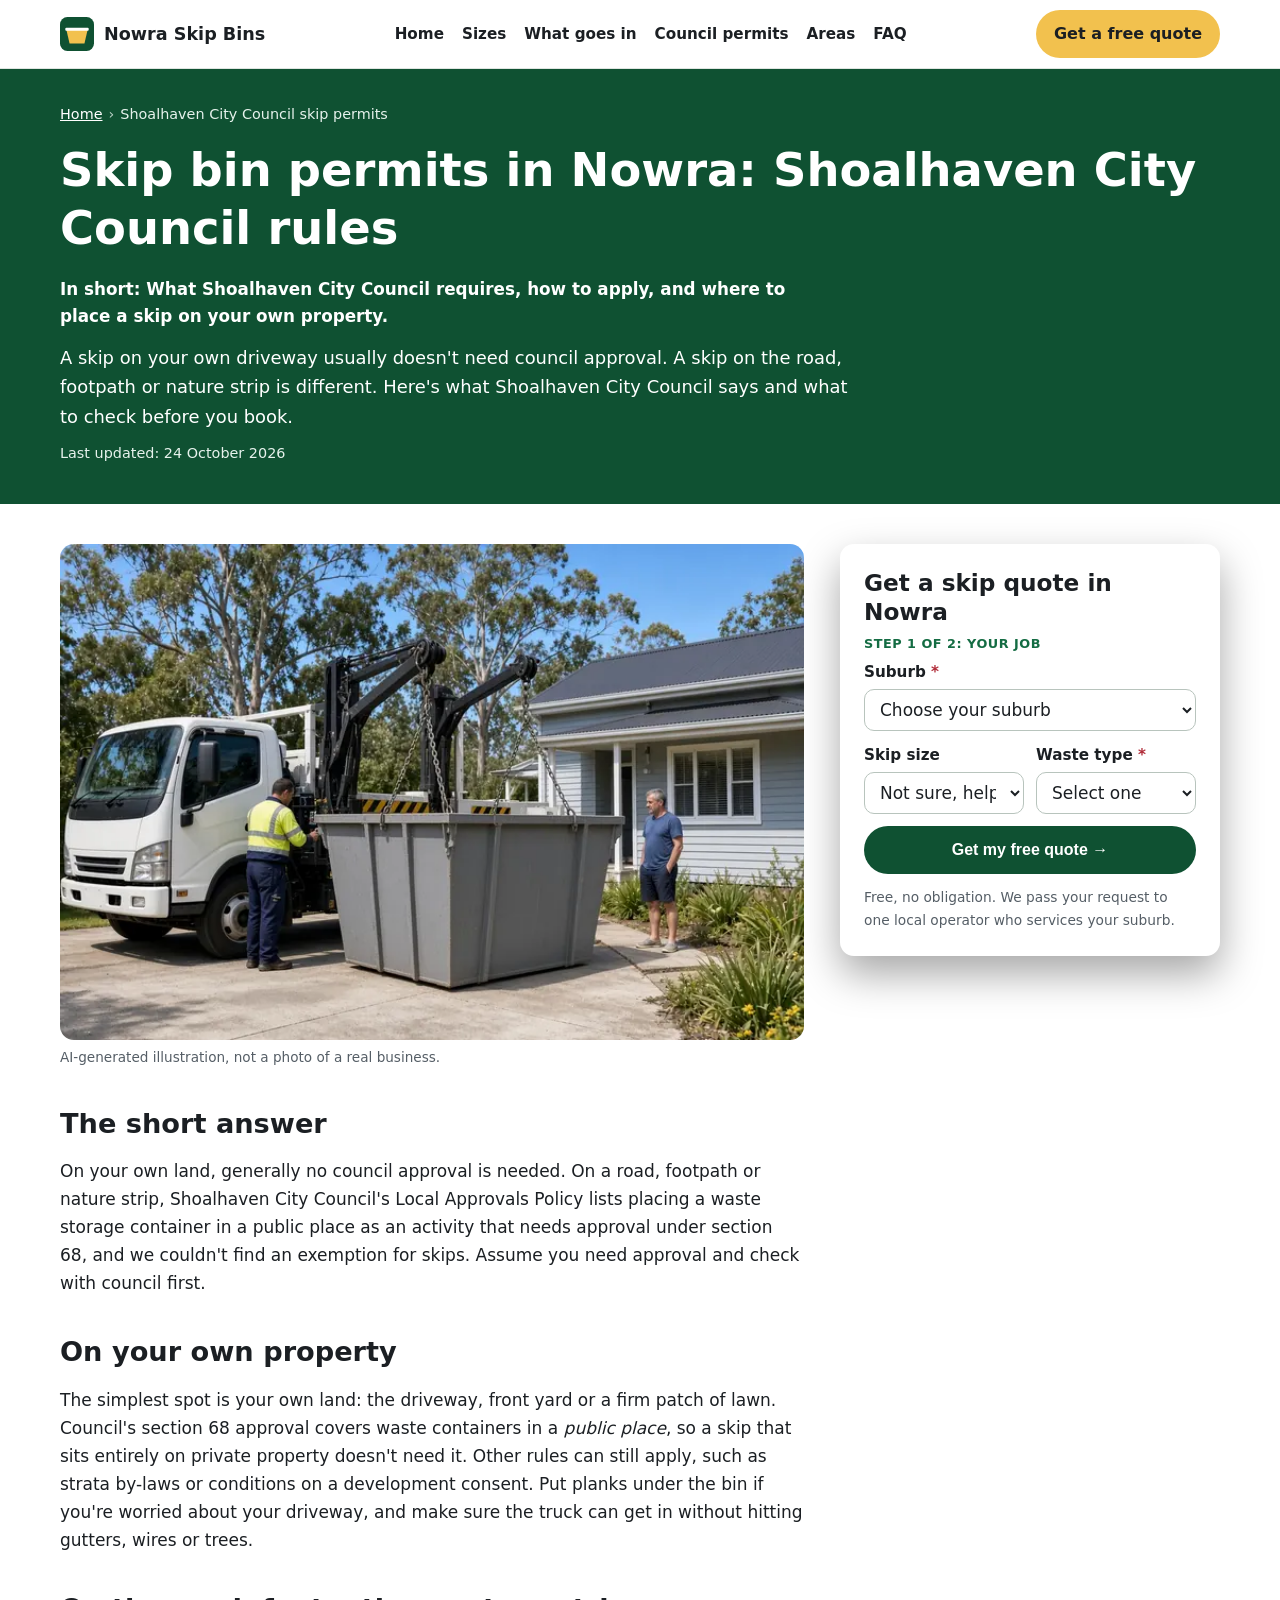
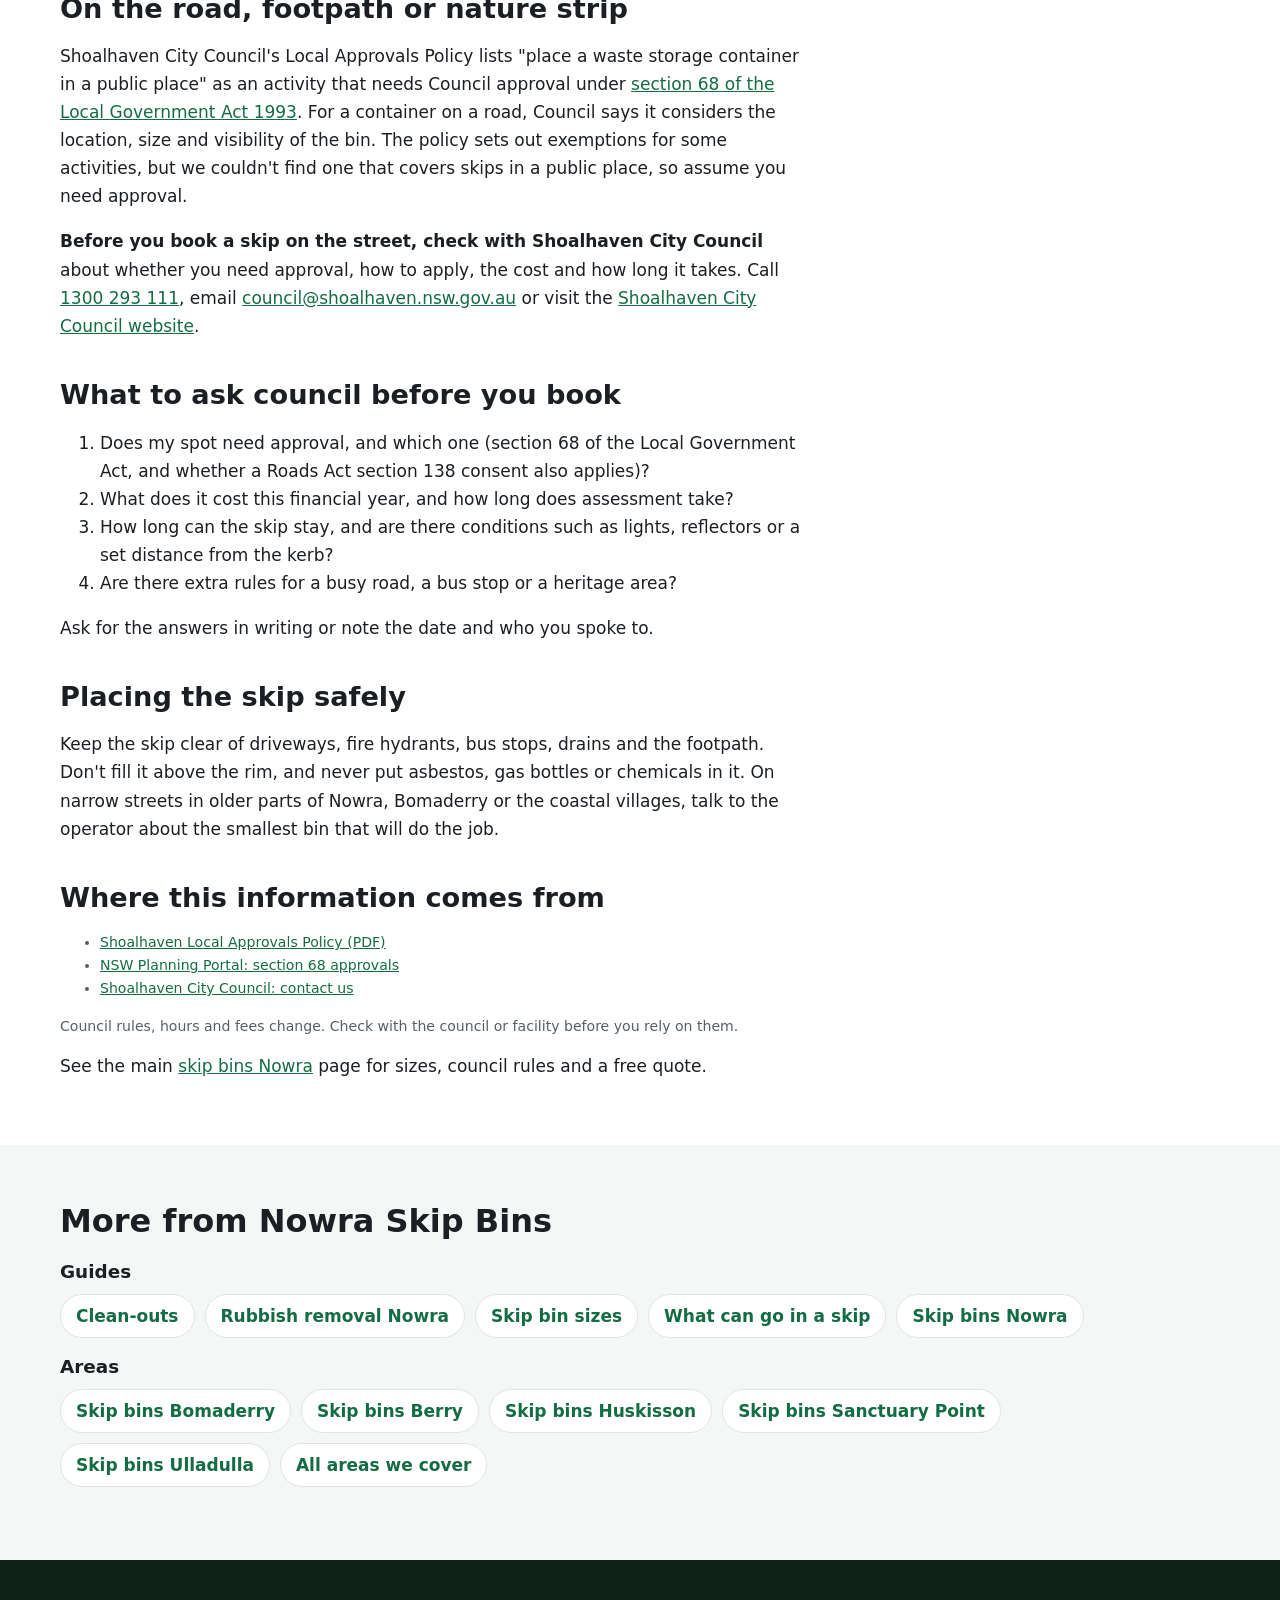
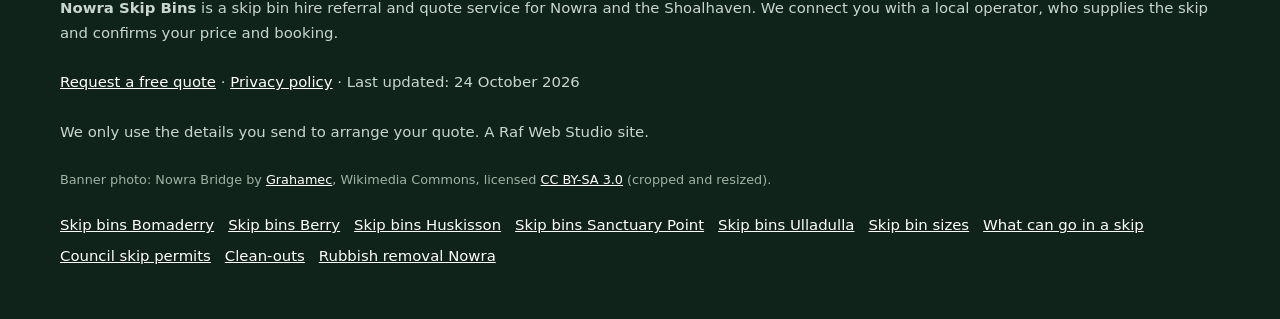
<file: skip-bin-council-permit/index.html>
<!doctype html>
<html lang="en-AU">
<head>
<meta charset="utf-8">
<meta name="viewport" content="width=device-width, initial-scale=1">
<title>Skip Bin Permit Nowra | Shoalhaven City Council Rules for Skips on the Street</title>
<meta name="description" content="Do you need a permit to put a skip bin on the road in Nowra? What Shoalhaven City Council requires, how to apply, and where to place a skip on your own property.">
<link rel="canonical" href="https://nowraskipbins.com/skip-bin-council-permit/">
<link rel="icon" href="/favicon.svg" type="image/svg+xml">
<meta name="theme-color" content="#0f5132">
<meta property="og:type" content="article">
<meta property="og:locale" content="en_AU">
<meta property="og:site_name" content="Nowra Skip Bins">
<meta property="og:title" content="Skip Bin Permit Nowra | Shoalhaven City Council Rules for Skips on the Street">
<meta property="og:description" content="Do you need a permit to put a skip bin on the road in Nowra? What Shoalhaven City Council requires, how to apply, and where to place a skip on your own property.">
<meta property="og:url" content="https://nowraskipbins.com/skip-bin-council-permit/">
<meta property="og:image" content="https://nowraskipbins.com/img/skip-truck-banner.webp">
<meta name="twitter:card" content="summary_large_image">
<script>document.documentElement.classList.add('js')</script>
<link rel="stylesheet" href="/styles.css">

<!-- Google tag (gtag.js) -->
<script async src="https://www.googletagmanager.com/gtag/js?id=G-CN5MRNNQ34"></script>
<script>
  window.dataLayer = window.dataLayer || [];
  function gtag(){dataLayer.push(arguments);}
  gtag('js', new Date());
  gtag('config', 'G-CN5MRNNQ34');
</script>

<script type="application/ld+json">
{
 "@context": "https://schema.org",
 "@type": "WebPage",
 "@id": "https://nowraskipbins.com/skip-bin-council-permit/#webpage",
 "url": "https://nowraskipbins.com/skip-bin-council-permit/",
 "name": "Skip Bin Permit Nowra | Shoalhaven City Council Rules for Skips on the Street",
 "description": "Do you need a permit to put a skip bin on the road in Nowra? What Shoalhaven City Council requires, how to apply, and where to place a skip on your own property.",
 "inLanguage": "en-AU",
 "dateModified": "2026-10-24",
 "isPartOf": {
  "@id": "https://nowraskipbins.com/#website"
 }
}
</script>
<script type="application/ld+json">
{
 "@context": "https://schema.org",
 "@type": "BreadcrumbList",
 "itemListElement": [
  {
   "@type": "ListItem",
   "position": 1,
   "name": "Home",
   "item": "https://nowraskipbins.com/"
  },
  {
   "@type": "ListItem",
   "position": 2,
   "name": "Shoalhaven City Council skip permits",
   "item": "https://nowraskipbins.com/skip-bin-council-permit/"
  }
 ]
}
</script>
<script type="application/ld+json">
{
 "@context": "https://schema.org",
 "@type": "Service",
 "@id": "https://nowraskipbins.com/skip-bin-council-permit/#service",
 "name": "Skip bin placement advice in Nowra",
 "serviceType": "Skip bin hire",
 "description": "Do you need a permit to put a skip bin on the road in Nowra? What Shoalhaven City Council requires, how to apply, and where to place a skip on your own property.",
 "url": "https://nowraskipbins.com/skip-bin-council-permit/",
 "provider": {
  "@type": "Organization",
  "name": "Nowra Skip Bins",
  "url": "https://nowraskipbins.com/"
 },
 "areaServed": [
  {
   "@type": "Place",
   "name": "Shoalhaven City Council, NSW"
  }
 ]
}
</script>
</head>
<body>
<a class="skip-link" href="#main">Skip to content</a>

<header class="site-header">
  <div class="wrap">
    <a class="brand" href="/" aria-label="Nowra Skip Bins home">
      <svg viewBox="0 0 64 64" aria-hidden="true"><rect width="64" height="64" rx="14" fill="#0f5132"/><path d="M12 24h40l-6 26H18z" fill="#f2c14e"/><rect x="10" y="20" width="44" height="6" rx="2" fill="#fff"/></svg>
      Nowra Skip Bins
    </a>
    <nav class="nav" aria-label="Main">
      <a href="/">Home</a>
      <a href="/skip-bin-sizes/">Sizes</a>
      <a href="/what-can-go-in-a-skip/">What goes in</a>
      <a href="/skip-bin-council-permit/">Council permits</a>
      <a href="/#areas">Areas</a>
      <a href="/#faq">FAQ</a>
    </nav>
    <a class="btn btn-call header-call" href="#quote">Get a free quote</a>
  </div>
</header>

<main id="main">
<section class="page-hero" aria-labelledby="h1">
  <div class="wrap">
    <nav class="crumbs" aria-label="Breadcrumb"><ol><li><a href="https://nowraskipbins.com/">Home</a></li><li aria-current="page">Shoalhaven City Council skip permits</li></ol></nav>
    <h1 id="h1">Skip bin permits in Nowra: Shoalhaven City Council rules</h1>
    <p class="summary">In short: What Shoalhaven City Council requires, how to apply, and where to place a skip on your own property.</p>
    <p class="lead">A skip on your own driveway usually doesn't need council approval. A skip on the road, footpath or nature strip is different. Here's what Shoalhaven City Council says and what to check before you book.</p>
    <p class="updated">Last updated: 24 October 2026</p>
  </div>
</section>
<div class="wrap page-grid">
  <article class="page-body">
<figure><img src="/img/step3-skip-delivery.webp" width="900" height="600" style="aspect-ratio:3/2;object-fit:cover" alt="Illustration of a skip bin being delivered to a driveway" decoding="async"><figcaption>AI-generated illustration, not a photo of a real business.</figcaption></figure>
<h2>The short answer</h2>
<p>On your own land, generally no council approval is needed. On a road, footpath or nature strip, Shoalhaven City Council's Local Approvals Policy lists placing a waste storage container in a public place as an activity that needs approval under section 68, and we couldn't find an exemption for skips. Assume you need approval and check with council first.</p>
<h2>On your own property</h2>
<p>The simplest spot is your own land: the driveway, front yard or a firm patch of lawn. Council's section 68 approval covers waste containers in a <em>public place</em>, so a skip that sits entirely on private property doesn't need it. Other rules can still apply, such as strata by-laws or conditions on a development consent. Put planks under the bin if you're worried about your driveway, and make sure the truck can get in without hitting gutters, wires or trees.</p>
<h2>On the road, footpath or nature strip</h2>
<p>Shoalhaven City Council's Local Approvals Policy lists "place a waste storage container in a public place" as an activity that needs Council approval under <a href="https://www.planningportal.nsw.gov.au/development-and-assessment/additional-approvals-applications/section-68-approvals" rel="noopener">section 68 of the Local Government Act 1993</a>. For a container on a road, Council says it considers the location, size and visibility of the bin. The policy sets out exemptions for some activities, but we couldn't find one that covers skips in a public place, so assume you need approval.</p>
<p><strong>Before you book a skip on the street, check with Shoalhaven City Council</strong> about whether you need approval, how to apply, the cost and how long it takes. Call <a href="tel:1300293111">1300 293 111</a>, email <a href="mailto:council@shoalhaven.nsw.gov.au">council@shoalhaven.nsw.gov.au</a> or visit the <a href="https://www.shoalhaven.nsw.gov.au/" rel="noopener">Shoalhaven City Council website</a>.</p>
<h2>What to ask council before you book</h2>
<ol><li>Does my spot need approval, and which one (section 68 of the Local Government Act, and whether a Roads Act section 138 consent also applies)?</li><li>What does it cost this financial year, and how long does assessment take?</li><li>How long can the skip stay, and are there conditions such as lights, reflectors or a set distance from the kerb?</li><li>Are there extra rules for a busy road, a bus stop or a heritage area?</li></ol><p>Ask for the answers in writing or note the date and who you spoke to.</p>
<h2>Placing the skip safely</h2>
<p>Keep the skip clear of driveways, fire hydrants, bus stops, drains and the footpath. Don't fill it above the rim, and never put asbestos, gas bottles or chemicals in it. On narrow streets in older parts of Nowra, Bomaderry or the coastal villages, talk to the operator about the smallest bin that will do the job.</p>
<h2>Where this information comes from</h2>
<ul class="sources"><li><a href="https://doc.shoalhaven.nsw.gov.au/LinkGeneratorAPI/record/8275919/preview_latest_final_version_pdf" rel="noopener">Shoalhaven Local Approvals Policy (PDF)</a></li><li><a href="https://www.planningportal.nsw.gov.au/development-and-assessment/additional-approvals-applications/section-68-approvals" rel="noopener">NSW Planning Portal: section 68 approvals</a></li><li><a href="https://www.shoalhaven.nsw.gov.au/Council/Contact-us" rel="noopener">Shoalhaven City Council: contact us</a></li></ul>
<p class="sources">Council rules, hours and fees change. Check with the council or facility before you rely on them.</p>

<p class="home-link">See the main <a href="/">skip bins Nowra</a> page for sizes, council rules and a free quote.</p>
  </article>
  <aside class="page-aside">
    <div class="hero-form-card" id="quote">
      <h2 id="quote-h">Get a skip quote in Nowra</h2>
      <form class="quote-form two-step" id="quote-form" action="https://formsubmit.co/9612dce8081255a69eed6b05b863e329" method="post" novalidate>
        <input type="hidden" name="_subject" value="New skip bin quote – nowraskipbins.com">
        <input type="hidden" name="_captcha" value="true">
        <input type="hidden" name="_template" value="table">
        <input type="hidden" name="_next" value="https://nowraskipbins.com/thanks.html">
        <input type="text" name="_honey" style="display:none" tabindex="-1" autocomplete="off" aria-hidden="true">
        <input type="hidden" name="source" value="nowraskipbins.com">
        <input type="hidden" name="page" value="/skip-bin-council-permit/">
        <fieldset class="step step-1">
          <legend class="step-label">Step 1 of 2: your job</legend>
          <div class="full"><label for="suburb">Suburb <span class="req" aria-hidden="true">*</span></label>
            <select id="suburb" name="suburb" required><option value="">Choose your suburb</option><option>Nowra</option><option>North Nowra</option><option>South Nowra</option><option>West Nowra</option><option>Bomaderry</option><option>Worrigee</option><option>Cambewarra</option><option>Terara</option><option>Berry</option><option>Shoalhaven Heads</option><option>Greenwell Point</option><option>Culburra Beach</option><option>Callala Bay</option><option>Huskisson</option><option>Vincentia</option><option>St Georges Basin</option><option>Sanctuary Point</option><option>Basin View</option><option>Erowal Bay</option><option>Sussex Inlet</option><option>Ulladulla</option><option value="Other">Other (tell us below)</option></select></div>
          <div class="full other-wrap"><label for="suburb_other">Other suburb</label><input id="suburb_other" name="suburb_other" type="text" autocomplete="address-level2"></div>
          <div><label for="size">Skip size</label>
            <select id="size" name="skip_size"><option value="Not sure">Not sure, help me choose</option><option>Skip bag (about 1 m³)</option><option>2 m³</option><option>3 m³</option><option>4 m³</option><option>6 m³</option><option>8 m³</option><option>9 m³</option><option>10–12 m³</option></select></div>
          <div><label for="waste">Waste type <span class="req" aria-hidden="true">*</span></label>
            <select id="waste" name="waste_type" required><option value="">Select one</option><option>General household</option><option>Green waste</option><option>Mixed renovation / building</option><option>Soil, concrete or bricks</option><option>Mixed, not sure</option><option>May contain asbestos</option></select></div>
          <div class="full js-only"><button class="btn btn-primary btn-block" type="button" id="to-step-2">Get my free quote →</button></div>
          <p class="microcopy full">Free, no obligation. We pass your request to one local operator who services your suburb.</p>
          <p class="form-error full" id="step1-error" role="alert" hidden>Please choose your suburb and waste type.</p>
        </fieldset>
        <fieldset class="step step-2" id="step-2">
          <legend class="step-label">Step 2 of 2: your details</legend>
          <div><label for="name">Name <span class="req" aria-hidden="true">*</span></label><input id="name" name="name" type="text" autocomplete="name" required></div>
          <div><label for="phone">Phone <span class="req" aria-hidden="true">*</span></label><input id="phone" name="phone" type="tel" autocomplete="tel" inputmode="tel" required></div>
          <div><label for="email">Email</label><input id="email" name="email" type="email" autocomplete="email"></div>
          <div><label for="date">Delivery date</label><input id="date" name="delivery_date" type="date"></div>
          <div class="full"><label for="message">Anything else?</label><textarea id="message" name="message" rows="2" placeholder="e.g. bathroom reno, bin on the driveway, steep access, 7 days"></textarea></div>
          <p class="consent full">By sending this form you agree we can share your details with one local skip bin operator so they can quote for your job. See our <a href="/privacy.html">privacy policy</a>.</p>
          <div class="full step2-actions"><button class="btn btn-primary" type="submit">Send my quote request</button><button class="btn-link js-only" type="button" id="back-1">← Back</button></div>
        </fieldset>
      </form>
    </div>
  </aside>
</div>
<section class="alt" aria-labelledby="more-h">
  <div class="wrap">
    <h2 id="more-h">More from Nowra Skip Bins</h2>
    <h3>Guides</h3>
    <ul class="link-list"><li><a href="/clean-outs/">Clean-outs</a></li><li><a href="/rubbish-removal-nowra/">Rubbish removal Nowra</a></li><li><a href="/skip-bin-sizes/">Skip bin sizes</a></li><li><a href="/what-can-go-in-a-skip/">What can go in a skip</a></li><li><a href="/">Skip bins Nowra</a></li></ul>
    <h3>Areas</h3>
    <ul class="link-list"><li><a href="/skip-bins-bomaderry/">Skip bins Bomaderry</a></li><li><a href="/skip-bins-berry/">Skip bins Berry</a></li><li><a href="/skip-bins-huskisson/">Skip bins Huskisson</a></li><li><a href="/skip-bins-sanctuary-point/">Skip bins Sanctuary Point</a></li><li><a href="/skip-bins-ulladulla/">Skip bins Ulladulla</a></li><li><a href="/#areas">All areas we cover</a></li></ul>
  </div>
</section>
</main>

<footer class="site-footer">
  <div class="wrap">
    <p><strong>Nowra Skip Bins</strong> is a skip bin hire referral and quote service for Nowra and the Shoalhaven. We connect you with a local operator, who supplies the skip and confirms your price and booking.</p>
    <p><a href="#quote">Request a free quote</a> · <a href="/privacy.html">Privacy policy</a> · Last updated: 24 October 2026</p>
    <p>We only use the details you send to arrange your quote. A Raf Web Studio site.</p>
    <p class="credits">Banner photo: Nowra Bridge by <a href="https://commons.wikimedia.org/wiki/File:Nowra_Bridge.jpg" rel="noopener">Grahamec</a>, Wikimedia Commons, licensed <a href="https://creativecommons.org/licenses/by-sa/3.0/" rel="noopener">CC BY-SA 3.0</a> (cropped and resized).</p>
    <p class="footer-links"><a href="/skip-bins-bomaderry/">Skip bins Bomaderry</a> <a href="/skip-bins-berry/">Skip bins Berry</a> <a href="/skip-bins-huskisson/">Skip bins Huskisson</a> <a href="/skip-bins-sanctuary-point/">Skip bins Sanctuary Point</a> <a href="/skip-bins-ulladulla/">Skip bins Ulladulla</a> <a href="/skip-bin-sizes/">Skip bin sizes</a> <a href="/what-can-go-in-a-skip/">What can go in a skip</a> <a href="/skip-bin-council-permit/">Council skip permits</a> <a href="/clean-outs/">Clean-outs</a> <a href="/rubbish-removal-nowra/">Rubbish removal Nowra</a></p>
  </div>
</footer>

<div class="mobile-call" aria-label="Quick contact">
  <a class="btn btn-call" href="#quote">Get a free quote</a>
</div>
<script src="/form.js" defer></script>
</body>
</html>
</file>
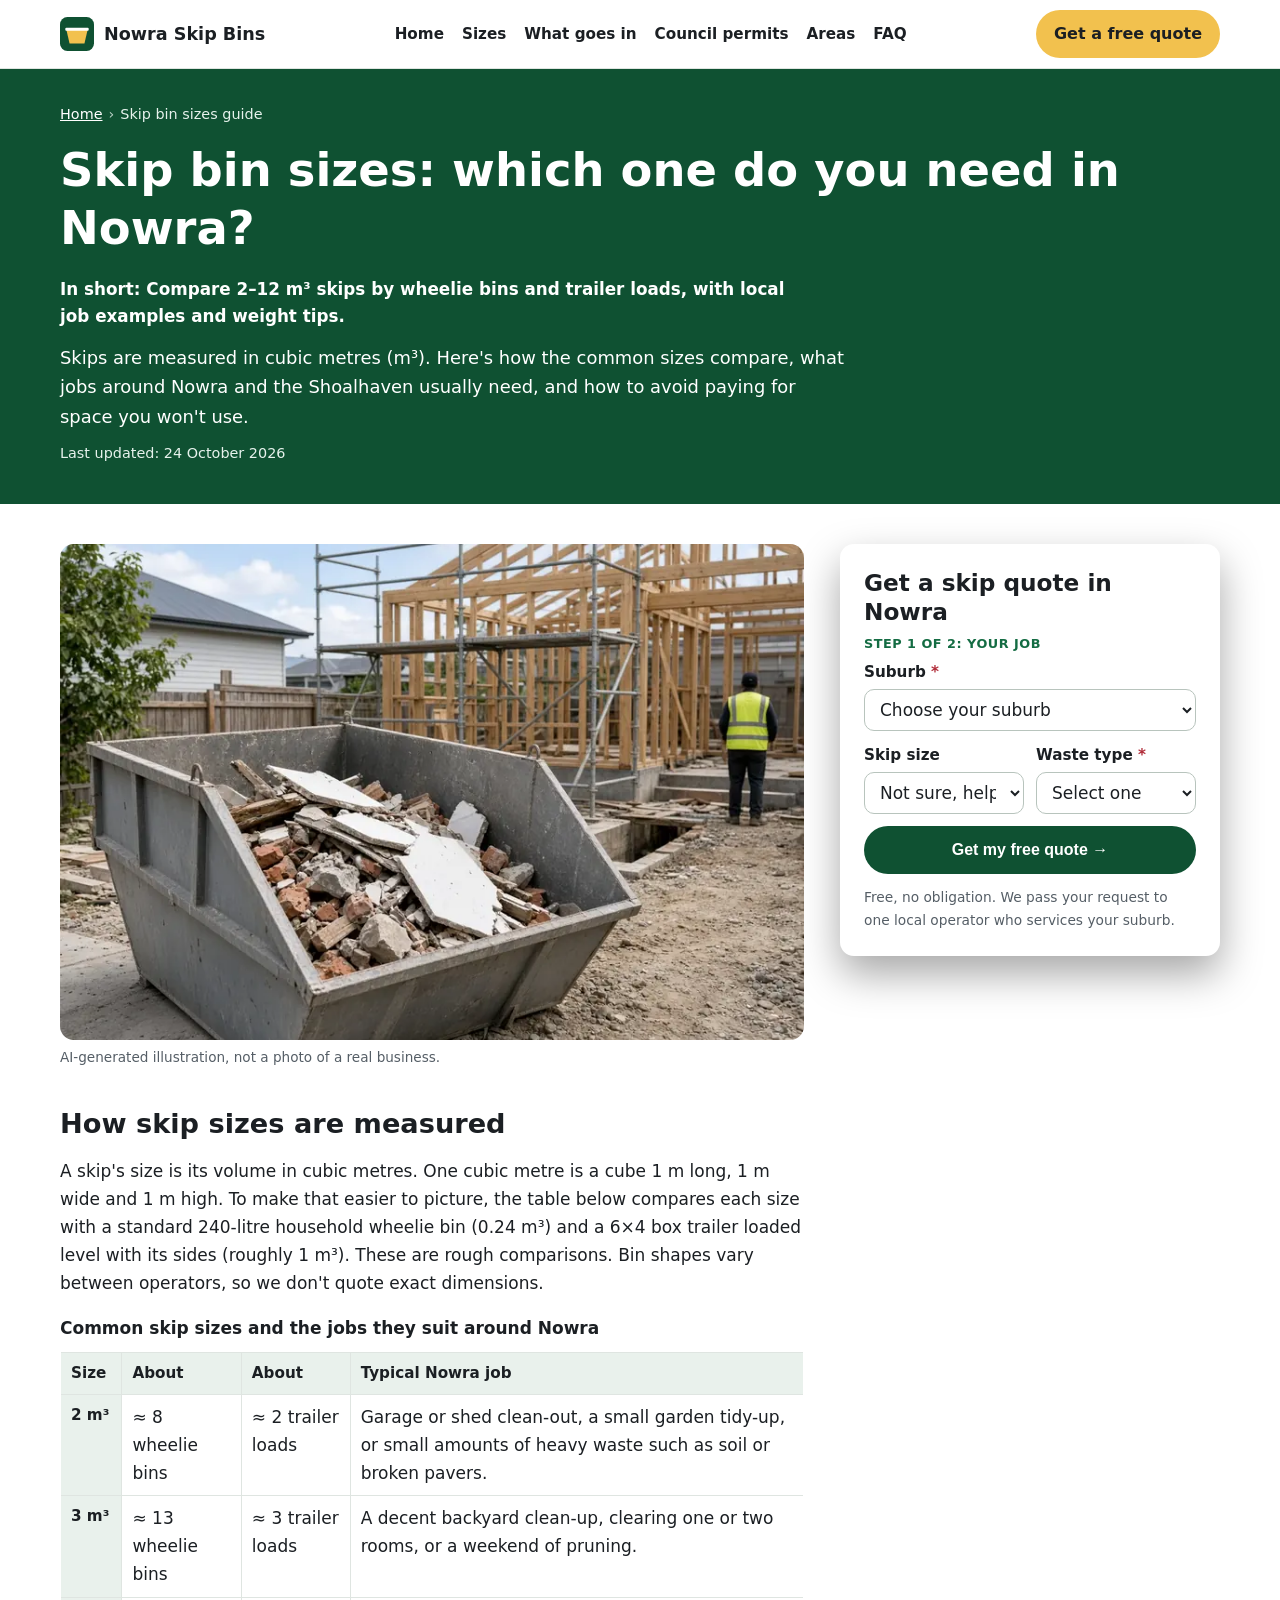
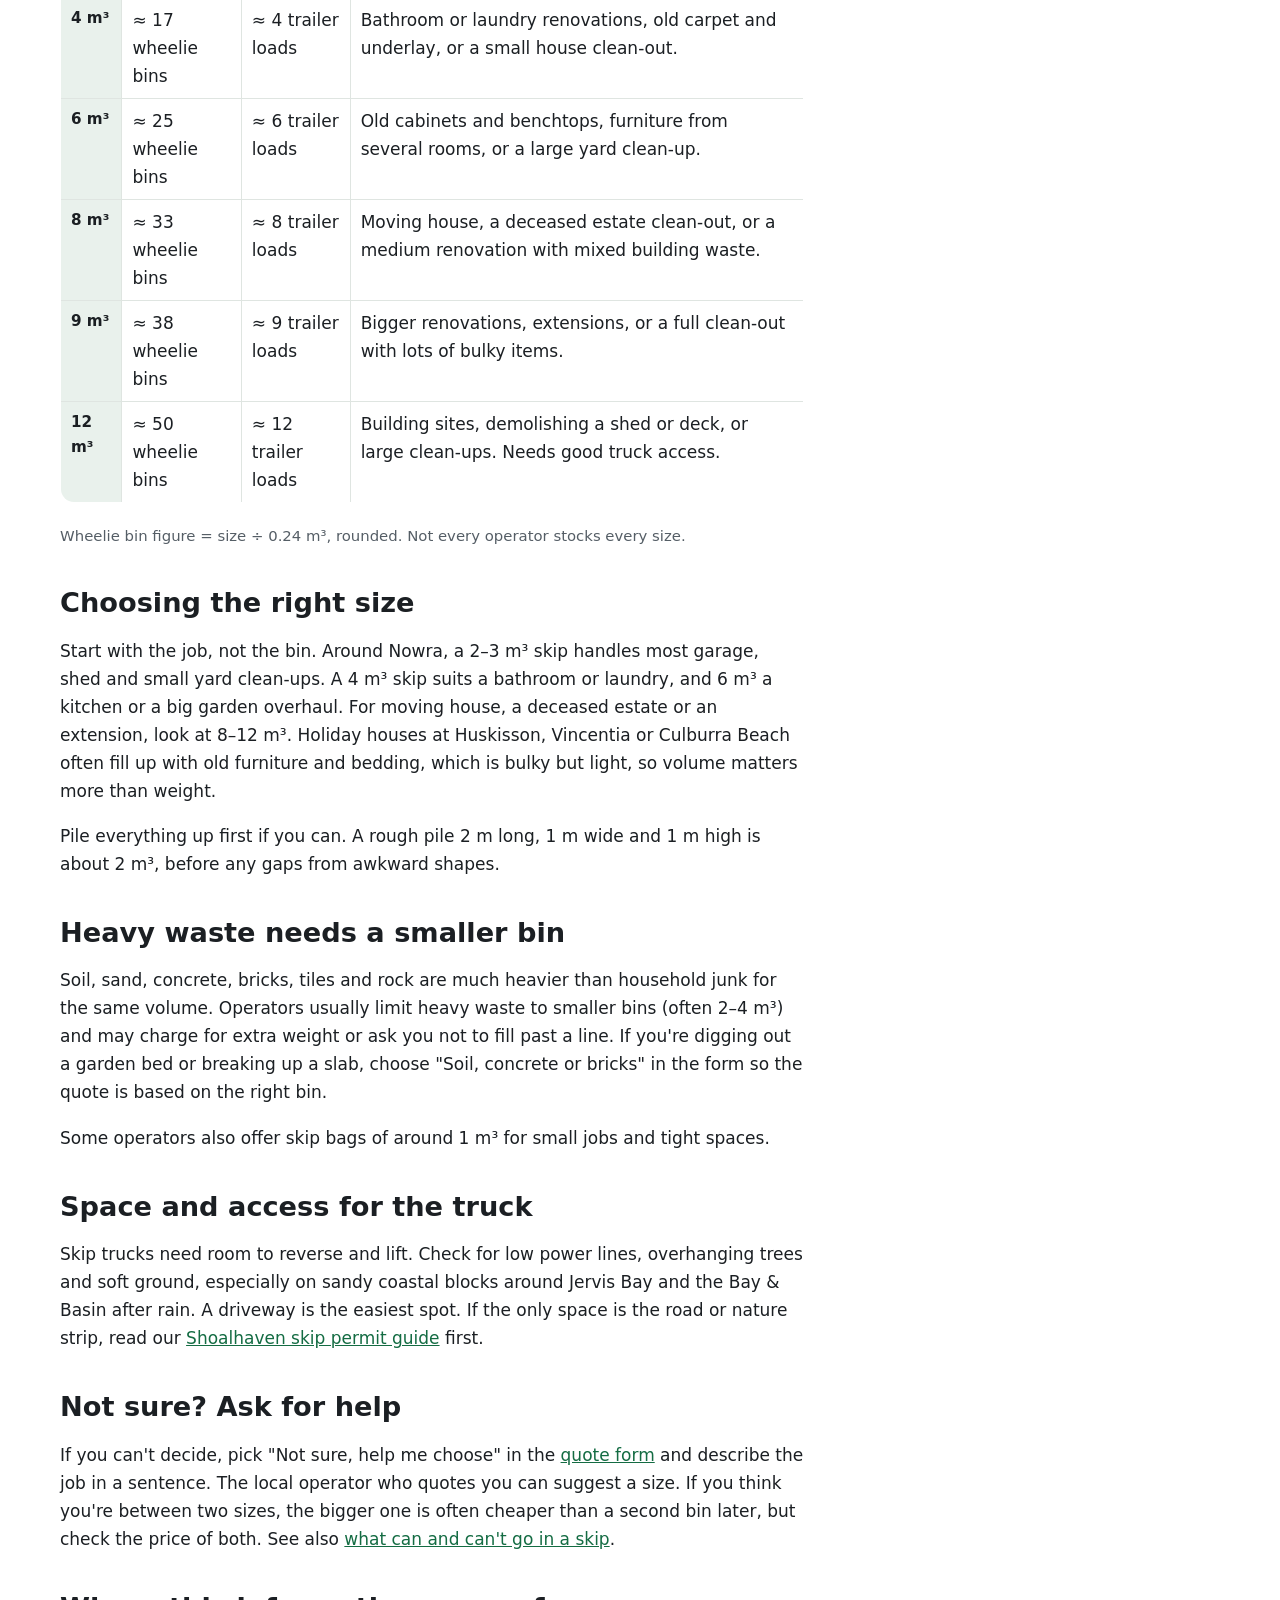
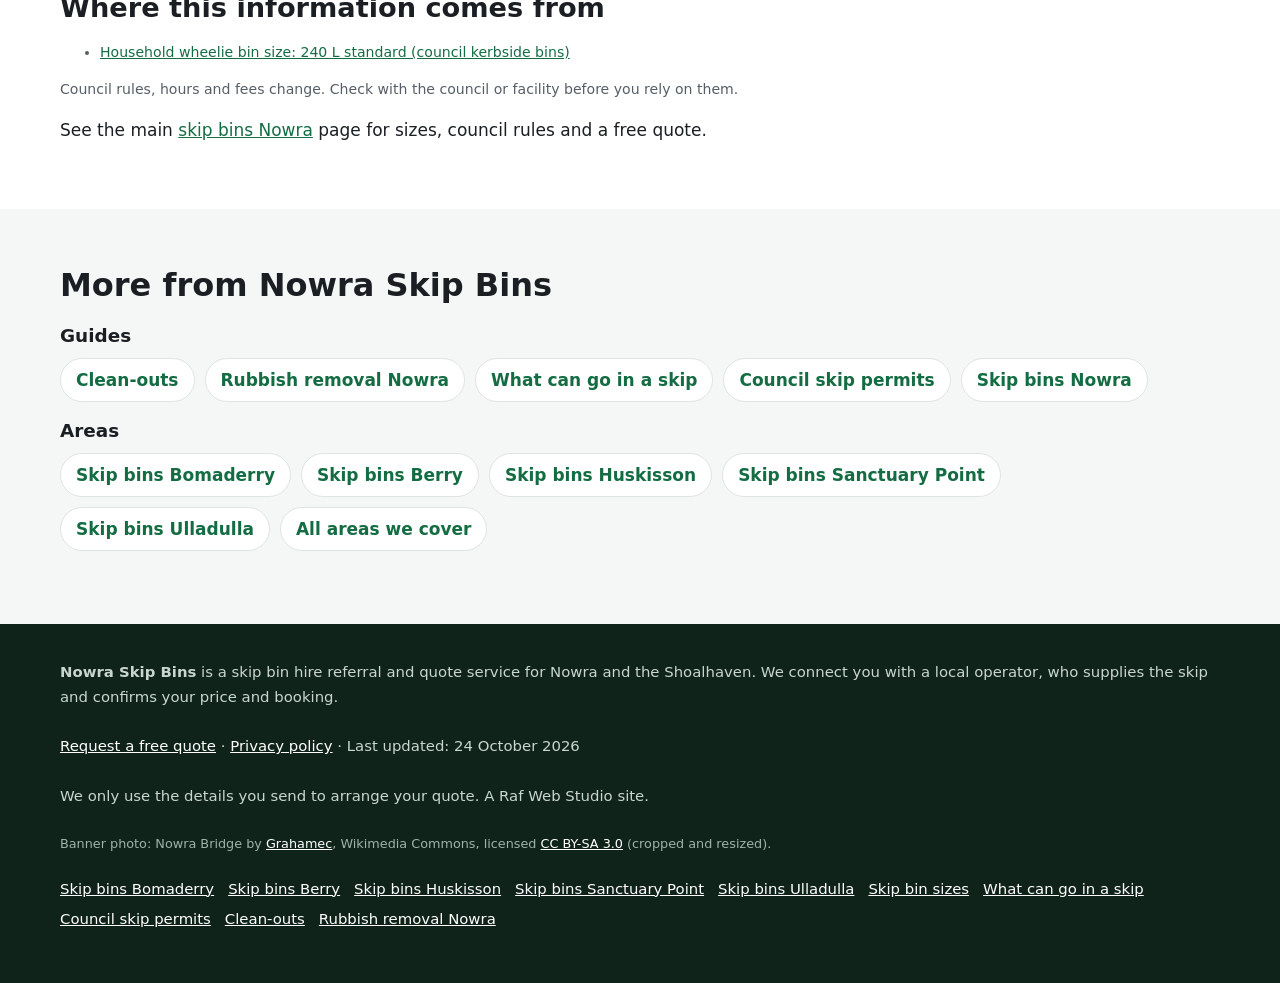
<file: skip-bin-sizes/index.html>
<!doctype html>
<html lang="en-AU">
<head>
<meta charset="utf-8">
<meta name="viewport" content="width=device-width, initial-scale=1">
<title>Skip Bin Sizes Guide for Nowra | 2 m³ to 12 m³ Explained</title>
<meta name="description" content="What size skip bin do you need in Nowra? Compare 2–12 m³ skips by wheelie bins and trailer loads, with local job examples and weight tips.">
<link rel="canonical" href="https://nowraskipbins.com/skip-bin-sizes/">
<link rel="icon" href="/favicon.svg" type="image/svg+xml">
<meta name="theme-color" content="#0f5132">
<meta property="og:type" content="article">
<meta property="og:locale" content="en_AU">
<meta property="og:site_name" content="Nowra Skip Bins">
<meta property="og:title" content="Skip Bin Sizes Guide for Nowra | 2 m³ to 12 m³ Explained">
<meta property="og:description" content="What size skip bin do you need in Nowra? Compare 2–12 m³ skips by wheelie bins and trailer loads, with local job examples and weight tips.">
<meta property="og:url" content="https://nowraskipbins.com/skip-bin-sizes/">
<meta property="og:image" content="https://nowraskipbins.com/img/skip-truck-banner.webp">
<meta name="twitter:card" content="summary_large_image">
<script>document.documentElement.classList.add('js')</script>
<link rel="stylesheet" href="/styles.css">

<!-- Google tag (gtag.js) -->
<script async src="https://www.googletagmanager.com/gtag/js?id=G-CN5MRNNQ34"></script>
<script>
  window.dataLayer = window.dataLayer || [];
  function gtag(){dataLayer.push(arguments);}
  gtag('js', new Date());
  gtag('config', 'G-CN5MRNNQ34');
</script>

<script type="application/ld+json">
{
 "@context": "https://schema.org",
 "@type": "WebPage",
 "@id": "https://nowraskipbins.com/skip-bin-sizes/#webpage",
 "url": "https://nowraskipbins.com/skip-bin-sizes/",
 "name": "Skip Bin Sizes Guide for Nowra | 2 m³ to 12 m³ Explained",
 "description": "What size skip bin do you need in Nowra? Compare 2–12 m³ skips by wheelie bins and trailer loads, with local job examples and weight tips.",
 "inLanguage": "en-AU",
 "dateModified": "2026-10-24",
 "isPartOf": {
  "@id": "https://nowraskipbins.com/#website"
 }
}
</script>
<script type="application/ld+json">
{
 "@context": "https://schema.org",
 "@type": "BreadcrumbList",
 "itemListElement": [
  {
   "@type": "ListItem",
   "position": 1,
   "name": "Home",
   "item": "https://nowraskipbins.com/"
  },
  {
   "@type": "ListItem",
   "position": 2,
   "name": "Skip bin sizes guide",
   "item": "https://nowraskipbins.com/skip-bin-sizes/"
  }
 ]
}
</script>
<script type="application/ld+json">
{
 "@context": "https://schema.org",
 "@type": "Service",
 "@id": "https://nowraskipbins.com/skip-bin-sizes/#service",
 "name": "Skip bin size advice and quotes in Nowra",
 "serviceType": "Skip bin hire",
 "description": "What size skip bin do you need in Nowra? Compare 2–12 m³ skips by wheelie bins and trailer loads, with local job examples and weight tips.",
 "url": "https://nowraskipbins.com/skip-bin-sizes/",
 "provider": {
  "@type": "Organization",
  "name": "Nowra Skip Bins",
  "url": "https://nowraskipbins.com/"
 },
 "areaServed": [
  {
   "@type": "Place",
   "name": "Nowra, NSW"
  }
 ]
}
</script>
</head>
<body>
<a class="skip-link" href="#main">Skip to content</a>

<header class="site-header">
  <div class="wrap">
    <a class="brand" href="/" aria-label="Nowra Skip Bins home">
      <svg viewBox="0 0 64 64" aria-hidden="true"><rect width="64" height="64" rx="14" fill="#0f5132"/><path d="M12 24h40l-6 26H18z" fill="#f2c14e"/><rect x="10" y="20" width="44" height="6" rx="2" fill="#fff"/></svg>
      Nowra Skip Bins
    </a>
    <nav class="nav" aria-label="Main">
      <a href="/">Home</a>
      <a href="/skip-bin-sizes/">Sizes</a>
      <a href="/what-can-go-in-a-skip/">What goes in</a>
      <a href="/skip-bin-council-permit/">Council permits</a>
      <a href="/#areas">Areas</a>
      <a href="/#faq">FAQ</a>
    </nav>
    <a class="btn btn-call header-call" href="#quote">Get a free quote</a>
  </div>
</header>

<main id="main">
<section class="page-hero" aria-labelledby="h1">
  <div class="wrap">
    <nav class="crumbs" aria-label="Breadcrumb"><ol><li><a href="https://nowraskipbins.com/">Home</a></li><li aria-current="page">Skip bin sizes guide</li></ol></nav>
    <h1 id="h1">Skip bin sizes: which one do you need in Nowra?</h1>
    <p class="summary">In short: Compare 2–12 m³ skips by wheelie bins and trailer loads, with local job examples and weight tips.</p>
    <p class="lead">Skips are measured in cubic metres (m³). Here's how the common sizes compare, what jobs around Nowra and the Shoalhaven usually need, and how to avoid paying for space you won't use.</p>
    <p class="updated">Last updated: 24 October 2026</p>
  </div>
</section>
<div class="wrap page-grid">
  <article class="page-body">
<figure><img src="/img/job-builders.webp" width="900" height="600" style="aspect-ratio:3/2;object-fit:cover" alt="Illustration of renovation waste in a skip bin beside a house" decoding="async"><figcaption>AI-generated illustration, not a photo of a real business.</figcaption></figure>
<h2>How skip sizes are measured</h2>
<p>A skip's size is its volume in cubic metres. One cubic metre is a cube 1 m long, 1 m wide and 1 m high. To make that easier to picture, the table below compares each size with a standard 240-litre household wheelie bin (0.24 m³) and a 6×4 box trailer loaded level with its sides (roughly 1 m³). These are rough comparisons. Bin shapes vary between operators, so we don't quote exact dimensions.</p>
<div class="table-scroll"><table><caption>Common skip sizes and the jobs they suit around Nowra</caption><thead><tr><th scope="col">Size</th><th scope="col">About</th><th scope="col">About</th><th scope="col">Typical Nowra job</th></tr></thead><tbody><tr><th scope="row">2 m³</th><td>≈ 8 wheelie bins</td><td>≈ 2 trailer loads</td><td>Garage or shed clean-out, a small garden tidy-up, or small amounts of heavy waste such as soil or broken pavers.</td></tr><tr><th scope="row">3 m³</th><td>≈ 13 wheelie bins</td><td>≈ 3 trailer loads</td><td>A decent backyard clean-up, clearing one or two rooms, or a weekend of pruning.</td></tr><tr><th scope="row">4 m³</th><td>≈ 17 wheelie bins</td><td>≈ 4 trailer loads</td><td>Bathroom or laundry renovations, old carpet and underlay, or a small house clean-out.</td></tr><tr><th scope="row">6 m³</th><td>≈ 25 wheelie bins</td><td>≈ 6 trailer loads</td><td>Old cabinets and benchtops, furniture from several rooms, or a large yard clean-up.</td></tr><tr><th scope="row">8 m³</th><td>≈ 33 wheelie bins</td><td>≈ 8 trailer loads</td><td>Moving house, a deceased estate clean-out, or a medium renovation with mixed building waste.</td></tr><tr><th scope="row">9 m³</th><td>≈ 38 wheelie bins</td><td>≈ 9 trailer loads</td><td>Bigger renovations, extensions, or a full clean-out with lots of bulky items.</td></tr><tr><th scope="row">12 m³</th><td>≈ 50 wheelie bins</td><td>≈ 12 trailer loads</td><td>Building sites, demolishing a shed or deck, or large clean-ups. Needs good truck access.</td></tr></tbody></table></div>
<p class="note">Wheelie bin figure = size ÷ 0.24 m³, rounded. Not every operator stocks every size.</p>
<h2>Choosing the right size</h2>
<p>Start with the job, not the bin. Around Nowra, a 2–3 m³ skip handles most garage, shed and small yard clean-ups. A 4 m³ skip suits a bathroom or laundry, and 6 m³ a kitchen or a big garden overhaul. For moving house, a deceased estate or an extension, look at 8–12 m³. Holiday houses at Huskisson, Vincentia or Culburra Beach often fill up with old furniture and bedding, which is bulky but light, so volume matters more than weight.</p><p>Pile everything up first if you can. A rough pile 2 m long, 1 m wide and 1 m high is about 2 m³, before any gaps from awkward shapes.</p>
<h2>Heavy waste needs a smaller bin</h2>
<p>Soil, sand, concrete, bricks, tiles and rock are much heavier than household junk for the same volume. Operators usually limit heavy waste to smaller bins (often 2–4 m³) and may charge for extra weight or ask you not to fill past a line. If you're digging out a garden bed or breaking up a slab, choose "Soil, concrete or bricks" in the form so the quote is based on the right bin.</p><p>Some operators also offer skip bags of around 1 m³ for small jobs and tight spaces.</p>
<h2>Space and access for the truck</h2>
<p>Skip trucks need room to reverse and lift. Check for low power lines, overhanging trees and soft ground, especially on sandy coastal blocks around Jervis Bay and the Bay &amp; Basin after rain. A driveway is the easiest spot. If the only space is the road or nature strip, read our <a href="/skip-bin-council-permit/">Shoalhaven skip permit guide</a> first.</p>
<h2>Not sure? Ask for help</h2>
<p>If you can't decide, pick "Not sure, help me choose" in the <a href="#quote">quote form</a> and describe the job in a sentence. The local operator who quotes you can suggest a size. If you think you're between two sizes, the bigger one is often cheaper than a second bin later, but check the price of both. See also <a href="/what-can-go-in-a-skip/">what can and can't go in a skip</a>.</p>
<h2>Where this information comes from</h2>
<ul class="sources"><li><a href="https://www.shoalhaven.nsw.gov.au/" rel="noopener">Household wheelie bin size: 240 L standard (council kerbside bins)</a></li></ul>
<p class="sources">Council rules, hours and fees change. Check with the council or facility before you rely on them.</p>

<p class="home-link">See the main <a href="/">skip bins Nowra</a> page for sizes, council rules and a free quote.</p>
  </article>
  <aside class="page-aside">
    <div class="hero-form-card" id="quote">
      <h2 id="quote-h">Get a skip quote in Nowra</h2>
      <form class="quote-form two-step" id="quote-form" action="https://formsubmit.co/9612dce8081255a69eed6b05b863e329" method="post" novalidate>
        <input type="hidden" name="_subject" value="New skip bin quote – nowraskipbins.com">
        <input type="hidden" name="_captcha" value="true">
        <input type="hidden" name="_template" value="table">
        <input type="hidden" name="_next" value="https://nowraskipbins.com/thanks.html">
        <input type="text" name="_honey" style="display:none" tabindex="-1" autocomplete="off" aria-hidden="true">
        <input type="hidden" name="source" value="nowraskipbins.com">
        <input type="hidden" name="page" value="/skip-bin-sizes/">
        <fieldset class="step step-1">
          <legend class="step-label">Step 1 of 2: your job</legend>
          <div class="full"><label for="suburb">Suburb <span class="req" aria-hidden="true">*</span></label>
            <select id="suburb" name="suburb" required><option value="">Choose your suburb</option><option>Nowra</option><option>North Nowra</option><option>South Nowra</option><option>West Nowra</option><option>Bomaderry</option><option>Worrigee</option><option>Cambewarra</option><option>Terara</option><option>Berry</option><option>Shoalhaven Heads</option><option>Greenwell Point</option><option>Culburra Beach</option><option>Callala Bay</option><option>Huskisson</option><option>Vincentia</option><option>St Georges Basin</option><option>Sanctuary Point</option><option>Basin View</option><option>Erowal Bay</option><option>Sussex Inlet</option><option>Ulladulla</option><option value="Other">Other (tell us below)</option></select></div>
          <div class="full other-wrap"><label for="suburb_other">Other suburb</label><input id="suburb_other" name="suburb_other" type="text" autocomplete="address-level2"></div>
          <div><label for="size">Skip size</label>
            <select id="size" name="skip_size"><option value="Not sure">Not sure, help me choose</option><option>Skip bag (about 1 m³)</option><option>2 m³</option><option>3 m³</option><option>4 m³</option><option>6 m³</option><option>8 m³</option><option>9 m³</option><option>10–12 m³</option></select></div>
          <div><label for="waste">Waste type <span class="req" aria-hidden="true">*</span></label>
            <select id="waste" name="waste_type" required><option value="">Select one</option><option>General household</option><option>Green waste</option><option>Mixed renovation / building</option><option>Soil, concrete or bricks</option><option>Mixed, not sure</option><option>May contain asbestos</option></select></div>
          <div class="full js-only"><button class="btn btn-primary btn-block" type="button" id="to-step-2">Get my free quote →</button></div>
          <p class="microcopy full">Free, no obligation. We pass your request to one local operator who services your suburb.</p>
          <p class="form-error full" id="step1-error" role="alert" hidden>Please choose your suburb and waste type.</p>
        </fieldset>
        <fieldset class="step step-2" id="step-2">
          <legend class="step-label">Step 2 of 2: your details</legend>
          <div><label for="name">Name <span class="req" aria-hidden="true">*</span></label><input id="name" name="name" type="text" autocomplete="name" required></div>
          <div><label for="phone">Phone <span class="req" aria-hidden="true">*</span></label><input id="phone" name="phone" type="tel" autocomplete="tel" inputmode="tel" required></div>
          <div><label for="email">Email</label><input id="email" name="email" type="email" autocomplete="email"></div>
          <div><label for="date">Delivery date</label><input id="date" name="delivery_date" type="date"></div>
          <div class="full"><label for="message">Anything else?</label><textarea id="message" name="message" rows="2" placeholder="e.g. bathroom reno, bin on the driveway, steep access, 7 days"></textarea></div>
          <p class="consent full">By sending this form you agree we can share your details with one local skip bin operator so they can quote for your job. See our <a href="/privacy.html">privacy policy</a>.</p>
          <div class="full step2-actions"><button class="btn btn-primary" type="submit">Send my quote request</button><button class="btn-link js-only" type="button" id="back-1">← Back</button></div>
        </fieldset>
      </form>
    </div>
  </aside>
</div>
<section class="alt" aria-labelledby="more-h">
  <div class="wrap">
    <h2 id="more-h">More from Nowra Skip Bins</h2>
    <h3>Guides</h3>
    <ul class="link-list"><li><a href="/clean-outs/">Clean-outs</a></li><li><a href="/rubbish-removal-nowra/">Rubbish removal Nowra</a></li><li><a href="/what-can-go-in-a-skip/">What can go in a skip</a></li><li><a href="/skip-bin-council-permit/">Council skip permits</a></li><li><a href="/">Skip bins Nowra</a></li></ul>
    <h3>Areas</h3>
    <ul class="link-list"><li><a href="/skip-bins-bomaderry/">Skip bins Bomaderry</a></li><li><a href="/skip-bins-berry/">Skip bins Berry</a></li><li><a href="/skip-bins-huskisson/">Skip bins Huskisson</a></li><li><a href="/skip-bins-sanctuary-point/">Skip bins Sanctuary Point</a></li><li><a href="/skip-bins-ulladulla/">Skip bins Ulladulla</a></li><li><a href="/#areas">All areas we cover</a></li></ul>
  </div>
</section>
</main>

<footer class="site-footer">
  <div class="wrap">
    <p><strong>Nowra Skip Bins</strong> is a skip bin hire referral and quote service for Nowra and the Shoalhaven. We connect you with a local operator, who supplies the skip and confirms your price and booking.</p>
    <p><a href="#quote">Request a free quote</a> · <a href="/privacy.html">Privacy policy</a> · Last updated: 24 October 2026</p>
    <p>We only use the details you send to arrange your quote. A Raf Web Studio site.</p>
    <p class="credits">Banner photo: Nowra Bridge by <a href="https://commons.wikimedia.org/wiki/File:Nowra_Bridge.jpg" rel="noopener">Grahamec</a>, Wikimedia Commons, licensed <a href="https://creativecommons.org/licenses/by-sa/3.0/" rel="noopener">CC BY-SA 3.0</a> (cropped and resized).</p>
    <p class="footer-links"><a href="/skip-bins-bomaderry/">Skip bins Bomaderry</a> <a href="/skip-bins-berry/">Skip bins Berry</a> <a href="/skip-bins-huskisson/">Skip bins Huskisson</a> <a href="/skip-bins-sanctuary-point/">Skip bins Sanctuary Point</a> <a href="/skip-bins-ulladulla/">Skip bins Ulladulla</a> <a href="/skip-bin-sizes/">Skip bin sizes</a> <a href="/what-can-go-in-a-skip/">What can go in a skip</a> <a href="/skip-bin-council-permit/">Council skip permits</a> <a href="/clean-outs/">Clean-outs</a> <a href="/rubbish-removal-nowra/">Rubbish removal Nowra</a></p>
  </div>
</footer>

<div class="mobile-call" aria-label="Quick contact">
  <a class="btn btn-call" href="#quote">Get a free quote</a>
</div>
<script src="/form.js" defer></script>
</body>
</html>
</file>
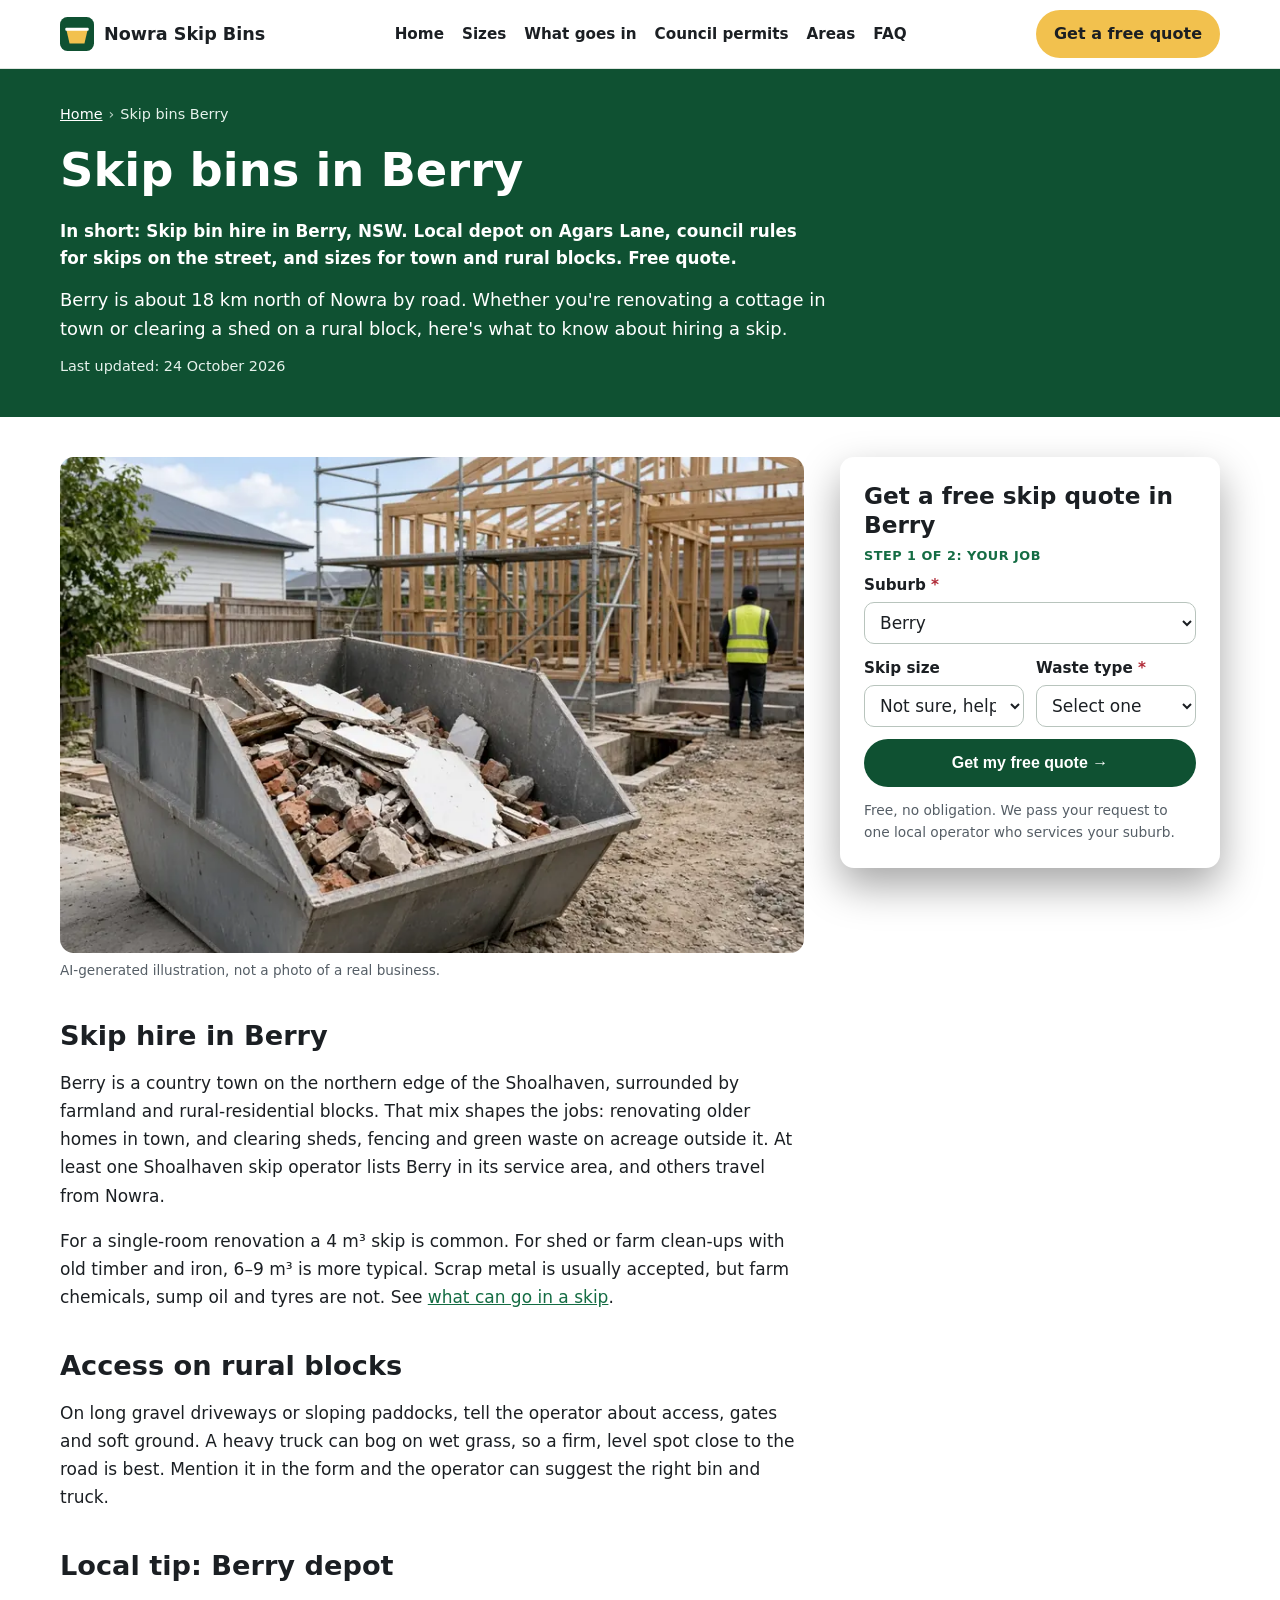
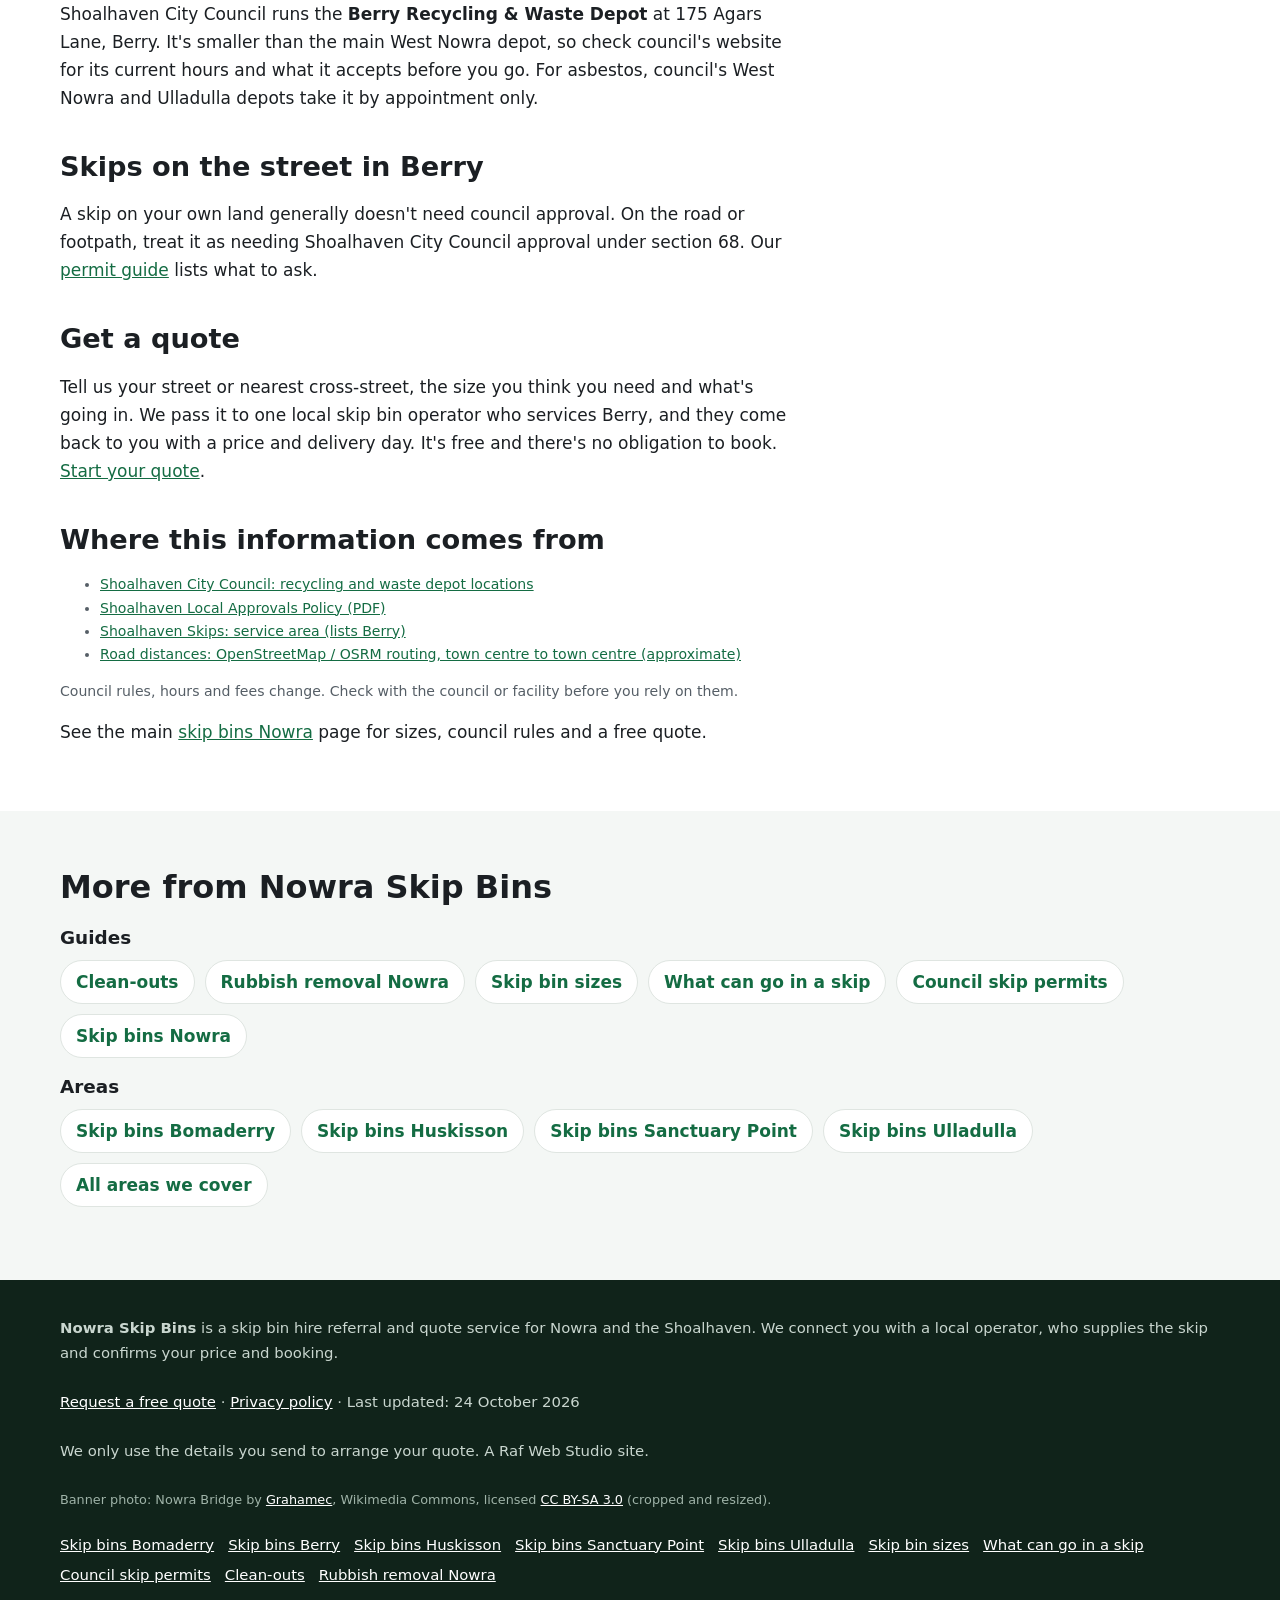
<file: skip-bins-berry/index.html>
<!doctype html>
<html lang="en-AU">
<head>
<meta charset="utf-8">
<meta name="viewport" content="width=device-width, initial-scale=1">
<title>Skip Bins Berry NSW | Free Skip Bin Hire Quotes for Berry &amp; Surrounds</title>
<meta name="description" content="Skip bin hire in Berry, NSW. Local depot on Agars Lane, council rules for skips on the street, and sizes for town and rural blocks. Free quote.">
<link rel="canonical" href="https://nowraskipbins.com/skip-bins-berry/">
<link rel="icon" href="/favicon.svg" type="image/svg+xml">
<meta name="theme-color" content="#0f5132">
<meta property="og:type" content="article">
<meta property="og:locale" content="en_AU">
<meta property="og:site_name" content="Nowra Skip Bins">
<meta property="og:title" content="Skip Bins Berry NSW | Free Skip Bin Hire Quotes for Berry &amp; Surrounds">
<meta property="og:description" content="Skip bin hire in Berry, NSW. Local depot on Agars Lane, council rules for skips on the street, and sizes for town and rural blocks. Free quote.">
<meta property="og:url" content="https://nowraskipbins.com/skip-bins-berry/">
<meta property="og:image" content="https://nowraskipbins.com/img/skip-truck-banner.webp">
<meta name="twitter:card" content="summary_large_image">
<script>document.documentElement.classList.add('js')</script>
<link rel="stylesheet" href="/styles.css">

<!-- Google tag (gtag.js) -->
<script async src="https://www.googletagmanager.com/gtag/js?id=G-CN5MRNNQ34"></script>
<script>
  window.dataLayer = window.dataLayer || [];
  function gtag(){dataLayer.push(arguments);}
  gtag('js', new Date());
  gtag('config', 'G-CN5MRNNQ34');
</script>

<script type="application/ld+json">
{
 "@context": "https://schema.org",
 "@type": "WebPage",
 "@id": "https://nowraskipbins.com/skip-bins-berry/#webpage",
 "url": "https://nowraskipbins.com/skip-bins-berry/",
 "name": "Skip Bins Berry NSW | Free Skip Bin Hire Quotes for Berry & Surrounds",
 "description": "Skip bin hire in Berry, NSW. Local depot on Agars Lane, council rules for skips on the street, and sizes for town and rural blocks. Free quote.",
 "inLanguage": "en-AU",
 "dateModified": "2026-10-24",
 "isPartOf": {
  "@id": "https://nowraskipbins.com/#website"
 }
}
</script>
<script type="application/ld+json">
{
 "@context": "https://schema.org",
 "@type": "BreadcrumbList",
 "itemListElement": [
  {
   "@type": "ListItem",
   "position": 1,
   "name": "Home",
   "item": "https://nowraskipbins.com/"
  },
  {
   "@type": "ListItem",
   "position": 2,
   "name": "Skip bins Berry",
   "item": "https://nowraskipbins.com/skip-bins-berry/"
  }
 ]
}
</script>
<script type="application/ld+json">
{
 "@context": "https://schema.org",
 "@type": "Service",
 "@id": "https://nowraskipbins.com/skip-bins-berry/#service",
 "name": "Skip bin hire quotes in Berry",
 "serviceType": "Skip bin hire",
 "description": "Skip bin hire in Berry, NSW. Local depot on Agars Lane, council rules for skips on the street, and sizes for town and rural blocks. Free quote.",
 "url": "https://nowraskipbins.com/skip-bins-berry/",
 "provider": {
  "@type": "Organization",
  "name": "Nowra Skip Bins",
  "url": "https://nowraskipbins.com/"
 },
 "areaServed": [
  {
   "@type": "Place",
   "name": "Berry, NSW"
  }
 ]
}
</script>
</head>
<body>
<a class="skip-link" href="#main">Skip to content</a>

<header class="site-header">
  <div class="wrap">
    <a class="brand" href="/" aria-label="Nowra Skip Bins home">
      <svg viewBox="0 0 64 64" aria-hidden="true"><rect width="64" height="64" rx="14" fill="#0f5132"/><path d="M12 24h40l-6 26H18z" fill="#f2c14e"/><rect x="10" y="20" width="44" height="6" rx="2" fill="#fff"/></svg>
      Nowra Skip Bins
    </a>
    <nav class="nav" aria-label="Main">
      <a href="/">Home</a>
      <a href="/skip-bin-sizes/">Sizes</a>
      <a href="/what-can-go-in-a-skip/">What goes in</a>
      <a href="/skip-bin-council-permit/">Council permits</a>
      <a href="/#areas">Areas</a>
      <a href="/#faq">FAQ</a>
    </nav>
    <a class="btn btn-call header-call" href="#quote">Get a free quote</a>
  </div>
</header>

<main id="main">
<section class="page-hero" aria-labelledby="h1">
  <div class="wrap">
    <nav class="crumbs" aria-label="Breadcrumb"><ol><li><a href="https://nowraskipbins.com/">Home</a></li><li aria-current="page">Skip bins Berry</li></ol></nav>
    <h1 id="h1">Skip bins in Berry</h1>
    <p class="summary">In short: Skip bin hire in Berry, NSW. Local depot on Agars Lane, council rules for skips on the street, and sizes for town and rural blocks. Free quote.</p>
    <p class="lead">Berry is about 18 km north of Nowra by road. Whether you're renovating a cottage in town or clearing a shed on a rural block, here's what to know about hiring a skip.</p>
    <p class="updated">Last updated: 24 October 2026</p>
  </div>
</section>
<div class="wrap page-grid">
  <article class="page-body">
<figure><img src="/img/job-builders.webp" width="900" height="600" style="aspect-ratio:3/2;object-fit:cover" alt="Illustration of a skip bin with renovation waste beside a house" decoding="async"><figcaption>AI-generated illustration, not a photo of a real business.</figcaption></figure>
<h2>Skip hire in Berry</h2>
<p>Berry is a country town on the northern edge of the Shoalhaven, surrounded by farmland and rural-residential blocks. That mix shapes the jobs: renovating older homes in town, and clearing sheds, fencing and green waste on acreage outside it. At least one Shoalhaven skip operator lists Berry in its service area, and others travel from Nowra.</p><p>For a single-room renovation a 4 m³ skip is common. For shed or farm clean-ups with old timber and iron, 6–9 m³ is more typical. Scrap metal is usually accepted, but farm chemicals, sump oil and tyres are not. See <a href="/what-can-go-in-a-skip/">what can go in a skip</a>.</p>
<h2>Access on rural blocks</h2>
<p>On long gravel driveways or sloping paddocks, tell the operator about access, gates and soft ground. A heavy truck can bog on wet grass, so a firm, level spot close to the road is best. Mention it in the form and the operator can suggest the right bin and truck.</p>
<h2>Local tip: Berry depot</h2>
<p>Shoalhaven City Council runs the <strong>Berry Recycling &amp; Waste Depot</strong> at 175 Agars Lane, Berry. It's smaller than the main West Nowra depot, so check council's website for its current hours and what it accepts before you go. For asbestos, council's West Nowra and Ulladulla depots take it by appointment only.</p>
<h2>Skips on the street in Berry</h2>
<p>A skip on your own land generally doesn't need council approval. On the road or footpath, treat it as needing Shoalhaven City Council approval under section 68. Our <a href="/skip-bin-council-permit/">permit guide</a> lists what to ask.</p>
<h2>Get a quote</h2>
<p>Tell us your street or nearest cross-street, the size you think you need and what's going in. We pass it to one local skip bin operator who services Berry, and they come back to you with a price and delivery day. It's free and there's no obligation to book. <a href="#quote">Start your quote</a>.</p>
<h2>Where this information comes from</h2>
<ul class="sources"><li><a href="https://www.shoalhaven.nsw.gov.au/Home-and-property/Recycling-and-waste/Recycling-and-waste-depots/Depot-locations" rel="noopener">Shoalhaven City Council: recycling and waste depot locations</a></li><li><a href="https://doc.shoalhaven.nsw.gov.au/LinkGeneratorAPI/record/8275919/preview_latest_final_version_pdf" rel="noopener">Shoalhaven Local Approvals Policy (PDF)</a></li><li><a href="https://shoalhavenskips.com.au" rel="noopener">Shoalhaven Skips: service area (lists Berry)</a></li><li><a href="https://www.openstreetmap.org/" rel="noopener">Road distances: OpenStreetMap / OSRM routing, town centre to town centre (approximate)</a></li></ul>
<p class="sources">Council rules, hours and fees change. Check with the council or facility before you rely on them.</p>

<p class="home-link">See the main <a href="/">skip bins Nowra</a> page for sizes, council rules and a free quote.</p>
  </article>
  <aside class="page-aside">
    <div class="hero-form-card" id="quote">
      <h2 id="quote-h">Get a free skip quote in Berry</h2>
      <form class="quote-form two-step" id="quote-form" action="https://formsubmit.co/9612dce8081255a69eed6b05b863e329" method="post" novalidate>
        <input type="hidden" name="_subject" value="New skip bin quote – nowraskipbins.com">
        <input type="hidden" name="_captcha" value="true">
        <input type="hidden" name="_template" value="table">
        <input type="hidden" name="_next" value="https://nowraskipbins.com/thanks.html">
        <input type="text" name="_honey" style="display:none" tabindex="-1" autocomplete="off" aria-hidden="true">
        <input type="hidden" name="source" value="nowraskipbins.com">
        <input type="hidden" name="page" value="/skip-bins-berry/">
        <fieldset class="step step-1">
          <legend class="step-label">Step 1 of 2: your job</legend>
          <div class="full"><label for="suburb">Suburb <span class="req" aria-hidden="true">*</span></label>
            <select id="suburb" name="suburb" required><option value="">Choose your suburb</option><option>Nowra</option><option>North Nowra</option><option>South Nowra</option><option>West Nowra</option><option>Bomaderry</option><option>Worrigee</option><option>Cambewarra</option><option>Terara</option><option selected>Berry</option><option>Shoalhaven Heads</option><option>Greenwell Point</option><option>Culburra Beach</option><option>Callala Bay</option><option>Huskisson</option><option>Vincentia</option><option>St Georges Basin</option><option>Sanctuary Point</option><option>Basin View</option><option>Erowal Bay</option><option>Sussex Inlet</option><option>Ulladulla</option><option value="Other">Other (tell us below)</option></select></div>
          <div class="full other-wrap"><label for="suburb_other">Other suburb</label><input id="suburb_other" name="suburb_other" type="text" autocomplete="address-level2"></div>
          <div><label for="size">Skip size</label>
            <select id="size" name="skip_size"><option value="Not sure">Not sure, help me choose</option><option>Skip bag (about 1 m³)</option><option>2 m³</option><option>3 m³</option><option>4 m³</option><option>6 m³</option><option>8 m³</option><option>9 m³</option><option>10–12 m³</option></select></div>
          <div><label for="waste">Waste type <span class="req" aria-hidden="true">*</span></label>
            <select id="waste" name="waste_type" required><option value="">Select one</option><option>General household</option><option>Green waste</option><option>Mixed renovation / building</option><option>Soil, concrete or bricks</option><option>Mixed, not sure</option><option>May contain asbestos</option></select></div>
          <div class="full js-only"><button class="btn btn-primary btn-block" type="button" id="to-step-2">Get my free quote →</button></div>
          <p class="microcopy full">Free, no obligation. We pass your request to one local operator who services your suburb.</p>
          <p class="form-error full" id="step1-error" role="alert" hidden>Please choose your suburb and waste type.</p>
        </fieldset>
        <fieldset class="step step-2" id="step-2">
          <legend class="step-label">Step 2 of 2: your details</legend>
          <div><label for="name">Name <span class="req" aria-hidden="true">*</span></label><input id="name" name="name" type="text" autocomplete="name" required></div>
          <div><label for="phone">Phone <span class="req" aria-hidden="true">*</span></label><input id="phone" name="phone" type="tel" autocomplete="tel" inputmode="tel" required></div>
          <div><label for="email">Email</label><input id="email" name="email" type="email" autocomplete="email"></div>
          <div><label for="date">Delivery date</label><input id="date" name="delivery_date" type="date"></div>
          <div class="full"><label for="message">Anything else?</label><textarea id="message" name="message" rows="2" placeholder="e.g. bathroom reno, bin on the driveway, steep access, 7 days"></textarea></div>
          <p class="consent full">By sending this form you agree we can share your details with one local skip bin operator so they can quote for your job. See our <a href="/privacy.html">privacy policy</a>.</p>
          <div class="full step2-actions"><button class="btn btn-primary" type="submit">Send my quote request</button><button class="btn-link js-only" type="button" id="back-1">← Back</button></div>
        </fieldset>
      </form>
    </div>
  </aside>
</div>
<section class="alt" aria-labelledby="more-h">
  <div class="wrap">
    <h2 id="more-h">More from Nowra Skip Bins</h2>
    <h3>Guides</h3>
    <ul class="link-list"><li><a href="/clean-outs/">Clean-outs</a></li><li><a href="/rubbish-removal-nowra/">Rubbish removal Nowra</a></li><li><a href="/skip-bin-sizes/">Skip bin sizes</a></li><li><a href="/what-can-go-in-a-skip/">What can go in a skip</a></li><li><a href="/skip-bin-council-permit/">Council skip permits</a></li><li><a href="/">Skip bins Nowra</a></li></ul>
    <h3>Areas</h3>
    <ul class="link-list"><li><a href="/skip-bins-bomaderry/">Skip bins Bomaderry</a></li><li><a href="/skip-bins-huskisson/">Skip bins Huskisson</a></li><li><a href="/skip-bins-sanctuary-point/">Skip bins Sanctuary Point</a></li><li><a href="/skip-bins-ulladulla/">Skip bins Ulladulla</a></li><li><a href="/#areas">All areas we cover</a></li></ul>
  </div>
</section>
</main>

<footer class="site-footer">
  <div class="wrap">
    <p><strong>Nowra Skip Bins</strong> is a skip bin hire referral and quote service for Nowra and the Shoalhaven. We connect you with a local operator, who supplies the skip and confirms your price and booking.</p>
    <p><a href="#quote">Request a free quote</a> · <a href="/privacy.html">Privacy policy</a> · Last updated: 24 October 2026</p>
    <p>We only use the details you send to arrange your quote. A Raf Web Studio site.</p>
    <p class="credits">Banner photo: Nowra Bridge by <a href="https://commons.wikimedia.org/wiki/File:Nowra_Bridge.jpg" rel="noopener">Grahamec</a>, Wikimedia Commons, licensed <a href="https://creativecommons.org/licenses/by-sa/3.0/" rel="noopener">CC BY-SA 3.0</a> (cropped and resized).</p>
    <p class="footer-links"><a href="/skip-bins-bomaderry/">Skip bins Bomaderry</a> <a href="/skip-bins-berry/">Skip bins Berry</a> <a href="/skip-bins-huskisson/">Skip bins Huskisson</a> <a href="/skip-bins-sanctuary-point/">Skip bins Sanctuary Point</a> <a href="/skip-bins-ulladulla/">Skip bins Ulladulla</a> <a href="/skip-bin-sizes/">Skip bin sizes</a> <a href="/what-can-go-in-a-skip/">What can go in a skip</a> <a href="/skip-bin-council-permit/">Council skip permits</a> <a href="/clean-outs/">Clean-outs</a> <a href="/rubbish-removal-nowra/">Rubbish removal Nowra</a></p>
  </div>
</footer>

<div class="mobile-call" aria-label="Quick contact">
  <a class="btn btn-call" href="#quote">Get a free quote</a>
</div>
<script src="/form.js" defer></script>
</body>
</html>
</file>
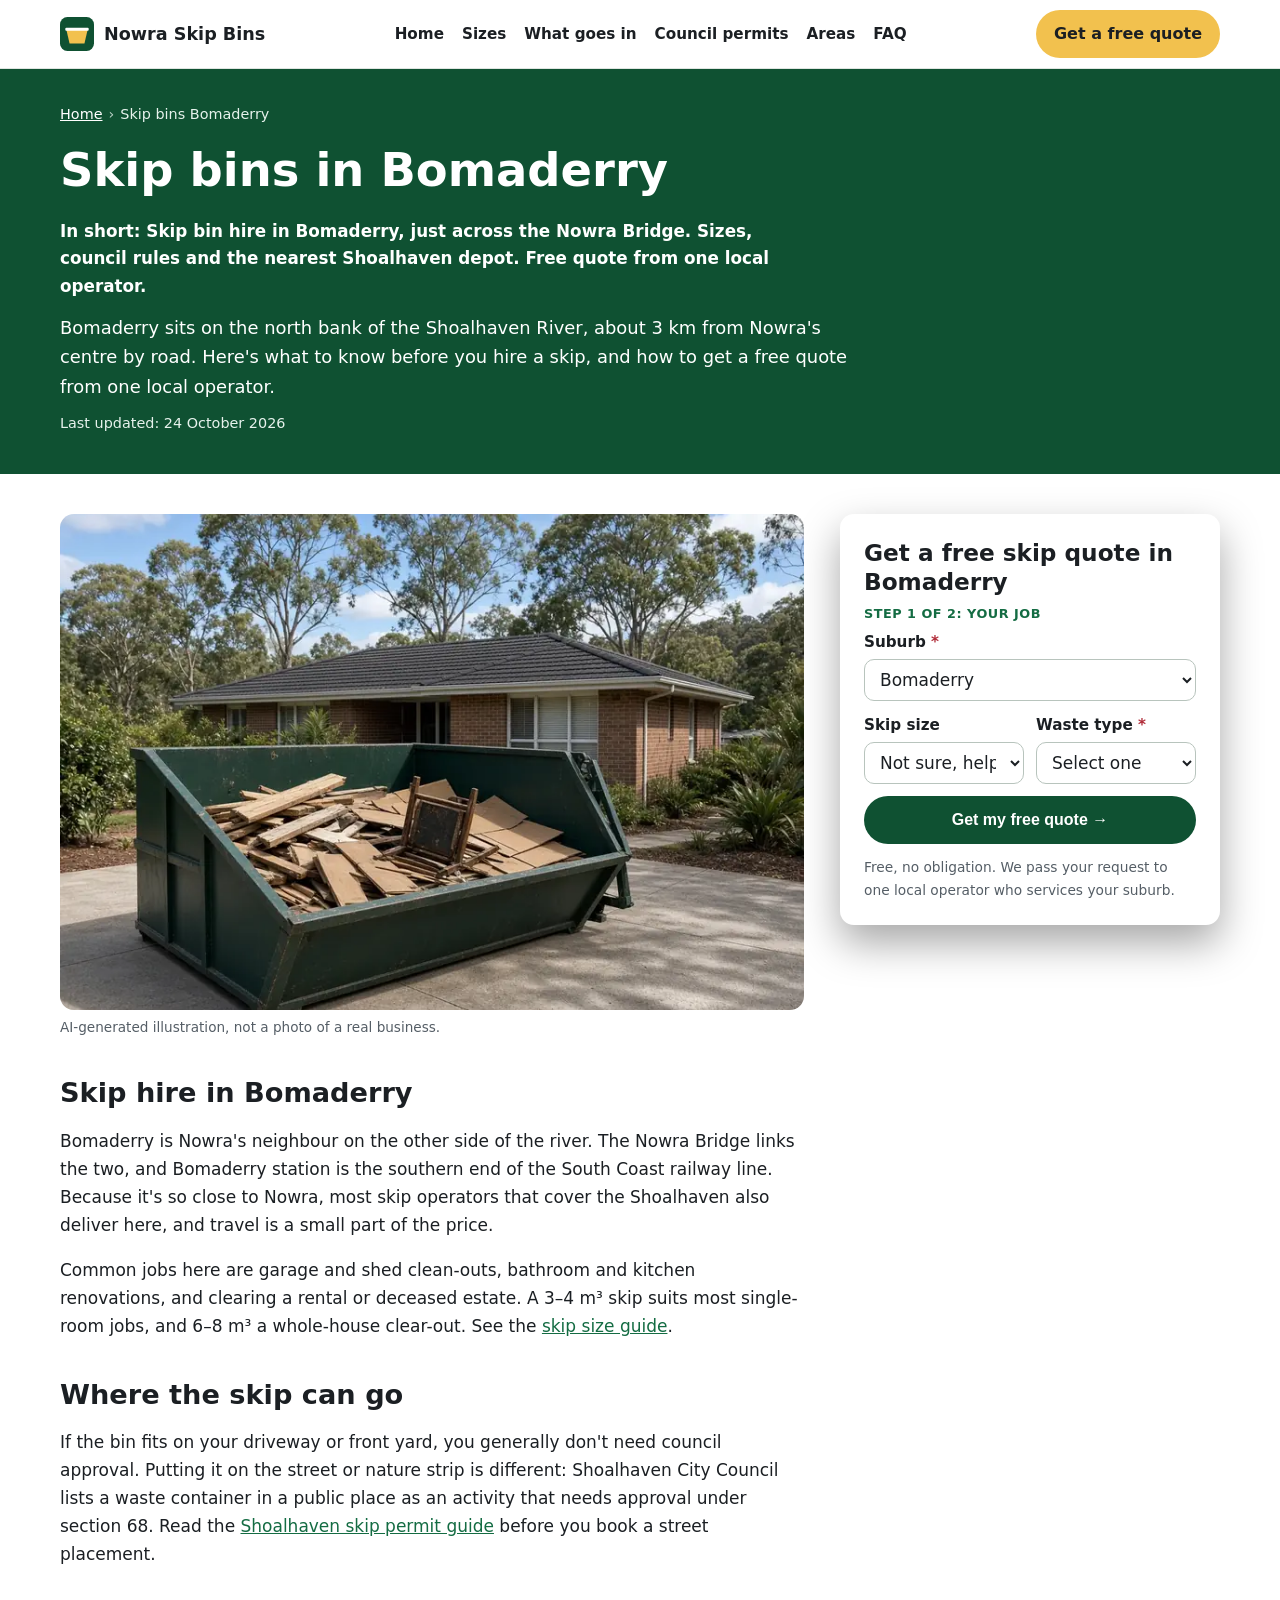
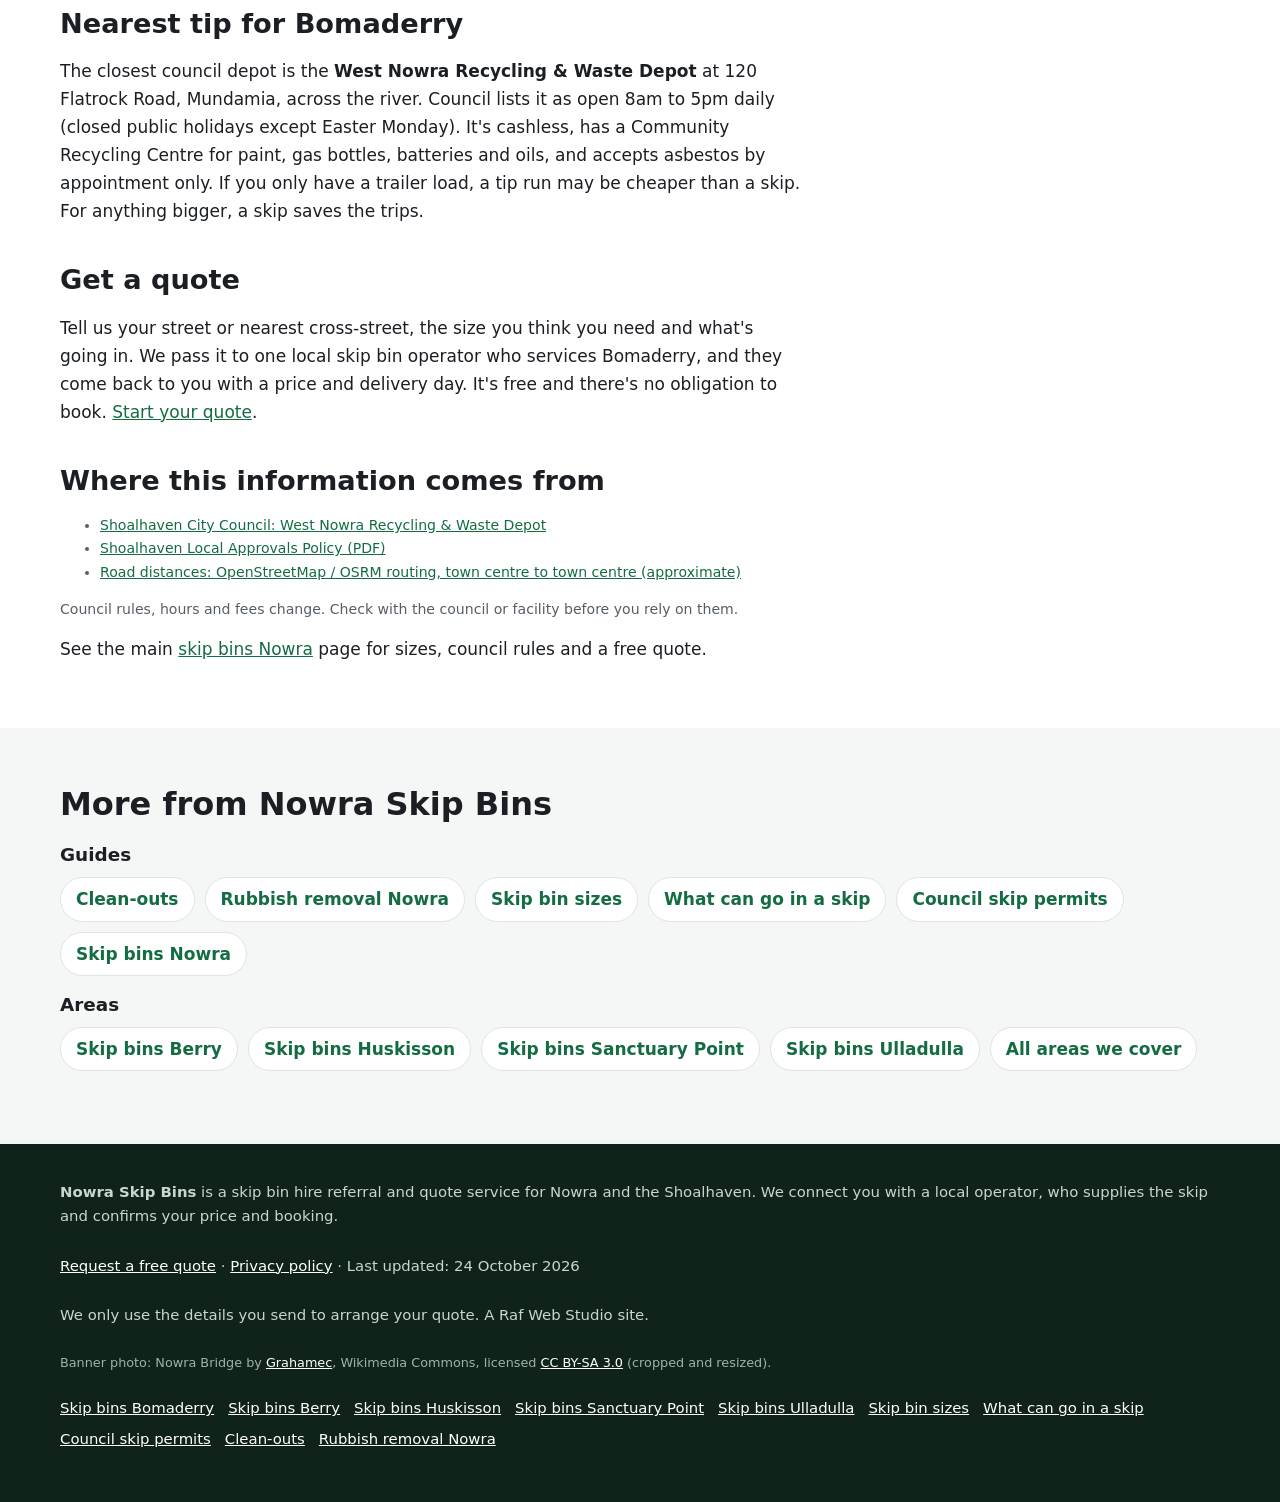
<file: skip-bins-bomaderry/index.html>
<!doctype html>
<html lang="en-AU">
<head>
<meta charset="utf-8">
<meta name="viewport" content="width=device-width, initial-scale=1">
<title>Skip Bins Bomaderry | Free Skip Bin Hire Quotes, North of the Shoalhaven River</title>
<meta name="description" content="Skip bin hire in Bomaderry, just across the Nowra Bridge. Sizes, council rules and the nearest Shoalhaven depot. Free quote from one local operator.">
<link rel="canonical" href="https://nowraskipbins.com/skip-bins-bomaderry/">
<link rel="icon" href="/favicon.svg" type="image/svg+xml">
<meta name="theme-color" content="#0f5132">
<meta property="og:type" content="article">
<meta property="og:locale" content="en_AU">
<meta property="og:site_name" content="Nowra Skip Bins">
<meta property="og:title" content="Skip Bins Bomaderry | Free Skip Bin Hire Quotes, North of the Shoalhaven River">
<meta property="og:description" content="Skip bin hire in Bomaderry, just across the Nowra Bridge. Sizes, council rules and the nearest Shoalhaven depot. Free quote from one local operator.">
<meta property="og:url" content="https://nowraskipbins.com/skip-bins-bomaderry/">
<meta property="og:image" content="https://nowraskipbins.com/img/skip-truck-banner.webp">
<meta name="twitter:card" content="summary_large_image">
<script>document.documentElement.classList.add('js')</script>
<link rel="stylesheet" href="/styles.css">

<!-- Google tag (gtag.js) -->
<script async src="https://www.googletagmanager.com/gtag/js?id=G-CN5MRNNQ34"></script>
<script>
  window.dataLayer = window.dataLayer || [];
  function gtag(){dataLayer.push(arguments);}
  gtag('js', new Date());
  gtag('config', 'G-CN5MRNNQ34');
</script>

<script type="application/ld+json">
{
 "@context": "https://schema.org",
 "@type": "WebPage",
 "@id": "https://nowraskipbins.com/skip-bins-bomaderry/#webpage",
 "url": "https://nowraskipbins.com/skip-bins-bomaderry/",
 "name": "Skip Bins Bomaderry | Free Skip Bin Hire Quotes, North of the Shoalhaven River",
 "description": "Skip bin hire in Bomaderry, just across the Nowra Bridge. Sizes, council rules and the nearest Shoalhaven depot. Free quote from one local operator.",
 "inLanguage": "en-AU",
 "dateModified": "2026-10-24",
 "isPartOf": {
  "@id": "https://nowraskipbins.com/#website"
 }
}
</script>
<script type="application/ld+json">
{
 "@context": "https://schema.org",
 "@type": "BreadcrumbList",
 "itemListElement": [
  {
   "@type": "ListItem",
   "position": 1,
   "name": "Home",
   "item": "https://nowraskipbins.com/"
  },
  {
   "@type": "ListItem",
   "position": 2,
   "name": "Skip bins Bomaderry",
   "item": "https://nowraskipbins.com/skip-bins-bomaderry/"
  }
 ]
}
</script>
<script type="application/ld+json">
{
 "@context": "https://schema.org",
 "@type": "Service",
 "@id": "https://nowraskipbins.com/skip-bins-bomaderry/#service",
 "name": "Skip bin hire quotes in Bomaderry",
 "serviceType": "Skip bin hire",
 "description": "Skip bin hire in Bomaderry, just across the Nowra Bridge. Sizes, council rules and the nearest Shoalhaven depot. Free quote from one local operator.",
 "url": "https://nowraskipbins.com/skip-bins-bomaderry/",
 "provider": {
  "@type": "Organization",
  "name": "Nowra Skip Bins",
  "url": "https://nowraskipbins.com/"
 },
 "areaServed": [
  {
   "@type": "Place",
   "name": "Bomaderry, NSW"
  }
 ]
}
</script>
</head>
<body>
<a class="skip-link" href="#main">Skip to content</a>

<header class="site-header">
  <div class="wrap">
    <a class="brand" href="/" aria-label="Nowra Skip Bins home">
      <svg viewBox="0 0 64 64" aria-hidden="true"><rect width="64" height="64" rx="14" fill="#0f5132"/><path d="M12 24h40l-6 26H18z" fill="#f2c14e"/><rect x="10" y="20" width="44" height="6" rx="2" fill="#fff"/></svg>
      Nowra Skip Bins
    </a>
    <nav class="nav" aria-label="Main">
      <a href="/">Home</a>
      <a href="/skip-bin-sizes/">Sizes</a>
      <a href="/what-can-go-in-a-skip/">What goes in</a>
      <a href="/skip-bin-council-permit/">Council permits</a>
      <a href="/#areas">Areas</a>
      <a href="/#faq">FAQ</a>
    </nav>
    <a class="btn btn-call header-call" href="#quote">Get a free quote</a>
  </div>
</header>

<main id="main">
<section class="page-hero" aria-labelledby="h1">
  <div class="wrap">
    <nav class="crumbs" aria-label="Breadcrumb"><ol><li><a href="https://nowraskipbins.com/">Home</a></li><li aria-current="page">Skip bins Bomaderry</li></ol></nav>
    <h1 id="h1">Skip bins in Bomaderry</h1>
    <p class="summary">In short: Skip bin hire in Bomaderry, just across the Nowra Bridge. Sizes, council rules and the nearest Shoalhaven depot. Free quote from one local operator.</p>
    <p class="lead">Bomaderry sits on the north bank of the Shoalhaven River, about 3 km from Nowra's centre by road. Here's what to know before you hire a skip, and how to get a free quote from one local operator.</p>
    <p class="updated">Last updated: 24 October 2026</p>
  </div>
</section>
<div class="wrap page-grid">
  <article class="page-body">
<figure><img src="/img/job-home-cleanout.webp" width="900" height="600" style="aspect-ratio:3/2;object-fit:cover" alt="Illustration of a skip bin outside a home during a clean-out" decoding="async"><figcaption>AI-generated illustration, not a photo of a real business.</figcaption></figure>
<h2>Skip hire in Bomaderry</h2>
<p>Bomaderry is Nowra's neighbour on the other side of the river. The Nowra Bridge links the two, and Bomaderry station is the southern end of the South Coast railway line. Because it's so close to Nowra, most skip operators that cover the Shoalhaven also deliver here, and travel is a small part of the price.</p><p>Common jobs here are garage and shed clean-outs, bathroom and kitchen renovations, and clearing a rental or deceased estate. A 3–4 m³ skip suits most single-room jobs, and 6–8 m³ a whole-house clear-out. See the <a href="/skip-bin-sizes/">skip size guide</a>.</p>
<h2>Where the skip can go</h2>
<p>If the bin fits on your driveway or front yard, you generally don't need council approval. Putting it on the street or nature strip is different: Shoalhaven City Council lists a waste container in a public place as an activity that needs approval under section 68. Read the <a href="/skip-bin-council-permit/">Shoalhaven skip permit guide</a> before you book a street placement.</p>
<h2>Nearest tip for Bomaderry</h2>
<p>The closest council depot is the <strong>West Nowra Recycling &amp; Waste Depot</strong> at 120 Flatrock Road, Mundamia, across the river. Council lists it as open 8am to 5pm daily (closed public holidays except Easter Monday). It's cashless, has a Community Recycling Centre for paint, gas bottles, batteries and oils, and accepts asbestos by appointment only. If you only have a trailer load, a tip run may be cheaper than a skip. For anything bigger, a skip saves the trips.</p>
<h2>Get a quote</h2>
<p>Tell us your street or nearest cross-street, the size you think you need and what's going in. We pass it to one local skip bin operator who services Bomaderry, and they come back to you with a price and delivery day. It's free and there's no obligation to book. <a href="#quote">Start your quote</a>.</p>
<h2>Where this information comes from</h2>
<ul class="sources"><li><a href="https://www.shoalhaven.nsw.gov.au/Home-and-property/Recycling-and-waste/Recycling-and-waste-depots/Depot-locations/West-Nowra-Recycling-Waste-Depot" rel="noopener">Shoalhaven City Council: West Nowra Recycling &amp; Waste Depot</a></li><li><a href="https://doc.shoalhaven.nsw.gov.au/LinkGeneratorAPI/record/8275919/preview_latest_final_version_pdf" rel="noopener">Shoalhaven Local Approvals Policy (PDF)</a></li><li><a href="https://www.openstreetmap.org/" rel="noopener">Road distances: OpenStreetMap / OSRM routing, town centre to town centre (approximate)</a></li></ul>
<p class="sources">Council rules, hours and fees change. Check with the council or facility before you rely on them.</p>

<p class="home-link">See the main <a href="/">skip bins Nowra</a> page for sizes, council rules and a free quote.</p>
  </article>
  <aside class="page-aside">
    <div class="hero-form-card" id="quote">
      <h2 id="quote-h">Get a free skip quote in Bomaderry</h2>
      <form class="quote-form two-step" id="quote-form" action="https://formsubmit.co/9612dce8081255a69eed6b05b863e329" method="post" novalidate>
        <input type="hidden" name="_subject" value="New skip bin quote – nowraskipbins.com">
        <input type="hidden" name="_captcha" value="true">
        <input type="hidden" name="_template" value="table">
        <input type="hidden" name="_next" value="https://nowraskipbins.com/thanks.html">
        <input type="text" name="_honey" style="display:none" tabindex="-1" autocomplete="off" aria-hidden="true">
        <input type="hidden" name="source" value="nowraskipbins.com">
        <input type="hidden" name="page" value="/skip-bins-bomaderry/">
        <fieldset class="step step-1">
          <legend class="step-label">Step 1 of 2: your job</legend>
          <div class="full"><label for="suburb">Suburb <span class="req" aria-hidden="true">*</span></label>
            <select id="suburb" name="suburb" required><option value="">Choose your suburb</option><option>Nowra</option><option>North Nowra</option><option>South Nowra</option><option>West Nowra</option><option selected>Bomaderry</option><option>Worrigee</option><option>Cambewarra</option><option>Terara</option><option>Berry</option><option>Shoalhaven Heads</option><option>Greenwell Point</option><option>Culburra Beach</option><option>Callala Bay</option><option>Huskisson</option><option>Vincentia</option><option>St Georges Basin</option><option>Sanctuary Point</option><option>Basin View</option><option>Erowal Bay</option><option>Sussex Inlet</option><option>Ulladulla</option><option value="Other">Other (tell us below)</option></select></div>
          <div class="full other-wrap"><label for="suburb_other">Other suburb</label><input id="suburb_other" name="suburb_other" type="text" autocomplete="address-level2"></div>
          <div><label for="size">Skip size</label>
            <select id="size" name="skip_size"><option value="Not sure">Not sure, help me choose</option><option>Skip bag (about 1 m³)</option><option>2 m³</option><option>3 m³</option><option>4 m³</option><option>6 m³</option><option>8 m³</option><option>9 m³</option><option>10–12 m³</option></select></div>
          <div><label for="waste">Waste type <span class="req" aria-hidden="true">*</span></label>
            <select id="waste" name="waste_type" required><option value="">Select one</option><option>General household</option><option>Green waste</option><option>Mixed renovation / building</option><option>Soil, concrete or bricks</option><option>Mixed, not sure</option><option>May contain asbestos</option></select></div>
          <div class="full js-only"><button class="btn btn-primary btn-block" type="button" id="to-step-2">Get my free quote →</button></div>
          <p class="microcopy full">Free, no obligation. We pass your request to one local operator who services your suburb.</p>
          <p class="form-error full" id="step1-error" role="alert" hidden>Please choose your suburb and waste type.</p>
        </fieldset>
        <fieldset class="step step-2" id="step-2">
          <legend class="step-label">Step 2 of 2: your details</legend>
          <div><label for="name">Name <span class="req" aria-hidden="true">*</span></label><input id="name" name="name" type="text" autocomplete="name" required></div>
          <div><label for="phone">Phone <span class="req" aria-hidden="true">*</span></label><input id="phone" name="phone" type="tel" autocomplete="tel" inputmode="tel" required></div>
          <div><label for="email">Email</label><input id="email" name="email" type="email" autocomplete="email"></div>
          <div><label for="date">Delivery date</label><input id="date" name="delivery_date" type="date"></div>
          <div class="full"><label for="message">Anything else?</label><textarea id="message" name="message" rows="2" placeholder="e.g. bathroom reno, bin on the driveway, steep access, 7 days"></textarea></div>
          <p class="consent full">By sending this form you agree we can share your details with one local skip bin operator so they can quote for your job. See our <a href="/privacy.html">privacy policy</a>.</p>
          <div class="full step2-actions"><button class="btn btn-primary" type="submit">Send my quote request</button><button class="btn-link js-only" type="button" id="back-1">← Back</button></div>
        </fieldset>
      </form>
    </div>
  </aside>
</div>
<section class="alt" aria-labelledby="more-h">
  <div class="wrap">
    <h2 id="more-h">More from Nowra Skip Bins</h2>
    <h3>Guides</h3>
    <ul class="link-list"><li><a href="/clean-outs/">Clean-outs</a></li><li><a href="/rubbish-removal-nowra/">Rubbish removal Nowra</a></li><li><a href="/skip-bin-sizes/">Skip bin sizes</a></li><li><a href="/what-can-go-in-a-skip/">What can go in a skip</a></li><li><a href="/skip-bin-council-permit/">Council skip permits</a></li><li><a href="/">Skip bins Nowra</a></li></ul>
    <h3>Areas</h3>
    <ul class="link-list"><li><a href="/skip-bins-berry/">Skip bins Berry</a></li><li><a href="/skip-bins-huskisson/">Skip bins Huskisson</a></li><li><a href="/skip-bins-sanctuary-point/">Skip bins Sanctuary Point</a></li><li><a href="/skip-bins-ulladulla/">Skip bins Ulladulla</a></li><li><a href="/#areas">All areas we cover</a></li></ul>
  </div>
</section>
</main>

<footer class="site-footer">
  <div class="wrap">
    <p><strong>Nowra Skip Bins</strong> is a skip bin hire referral and quote service for Nowra and the Shoalhaven. We connect you with a local operator, who supplies the skip and confirms your price and booking.</p>
    <p><a href="#quote">Request a free quote</a> · <a href="/privacy.html">Privacy policy</a> · Last updated: 24 October 2026</p>
    <p>We only use the details you send to arrange your quote. A Raf Web Studio site.</p>
    <p class="credits">Banner photo: Nowra Bridge by <a href="https://commons.wikimedia.org/wiki/File:Nowra_Bridge.jpg" rel="noopener">Grahamec</a>, Wikimedia Commons, licensed <a href="https://creativecommons.org/licenses/by-sa/3.0/" rel="noopener">CC BY-SA 3.0</a> (cropped and resized).</p>
    <p class="footer-links"><a href="/skip-bins-bomaderry/">Skip bins Bomaderry</a> <a href="/skip-bins-berry/">Skip bins Berry</a> <a href="/skip-bins-huskisson/">Skip bins Huskisson</a> <a href="/skip-bins-sanctuary-point/">Skip bins Sanctuary Point</a> <a href="/skip-bins-ulladulla/">Skip bins Ulladulla</a> <a href="/skip-bin-sizes/">Skip bin sizes</a> <a href="/what-can-go-in-a-skip/">What can go in a skip</a> <a href="/skip-bin-council-permit/">Council skip permits</a> <a href="/clean-outs/">Clean-outs</a> <a href="/rubbish-removal-nowra/">Rubbish removal Nowra</a></p>
  </div>
</footer>

<div class="mobile-call" aria-label="Quick contact">
  <a class="btn btn-call" href="#quote">Get a free quote</a>
</div>
<script src="/form.js" defer></script>
</body>
</html>
</file>
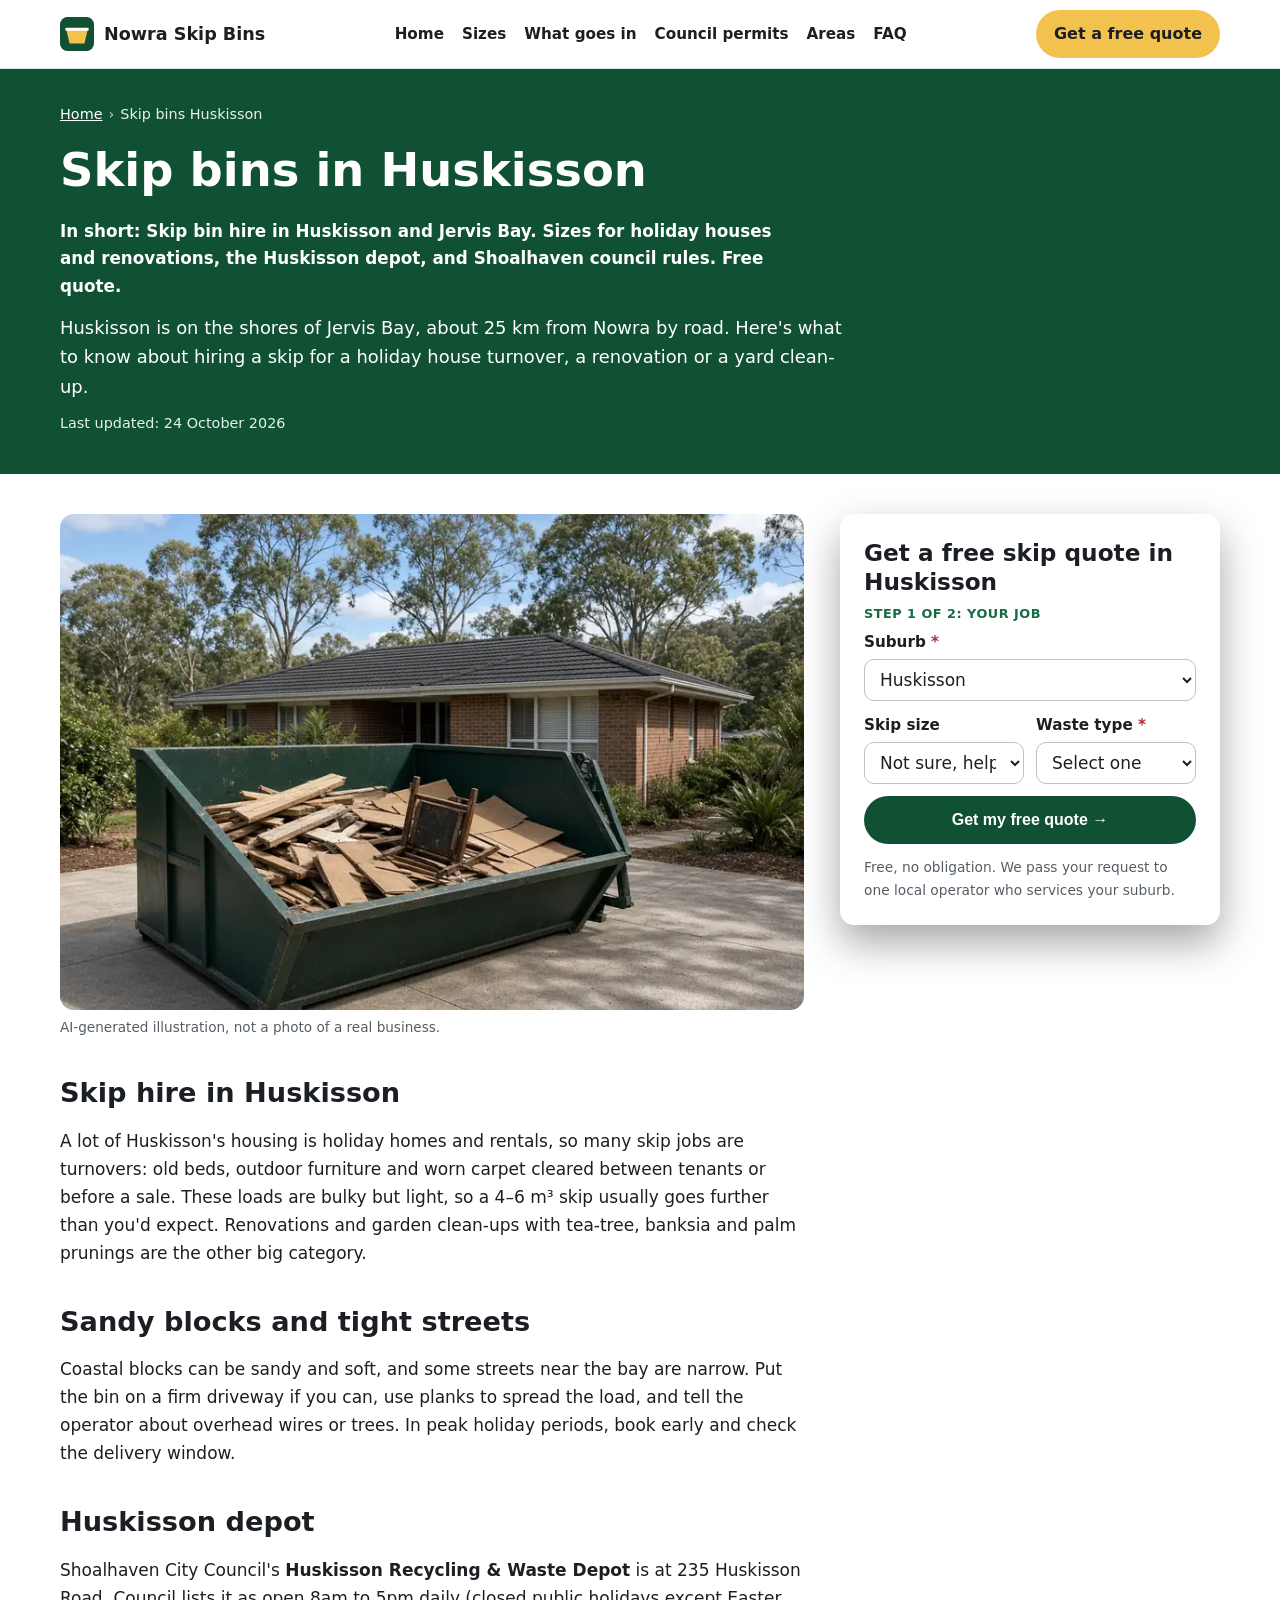
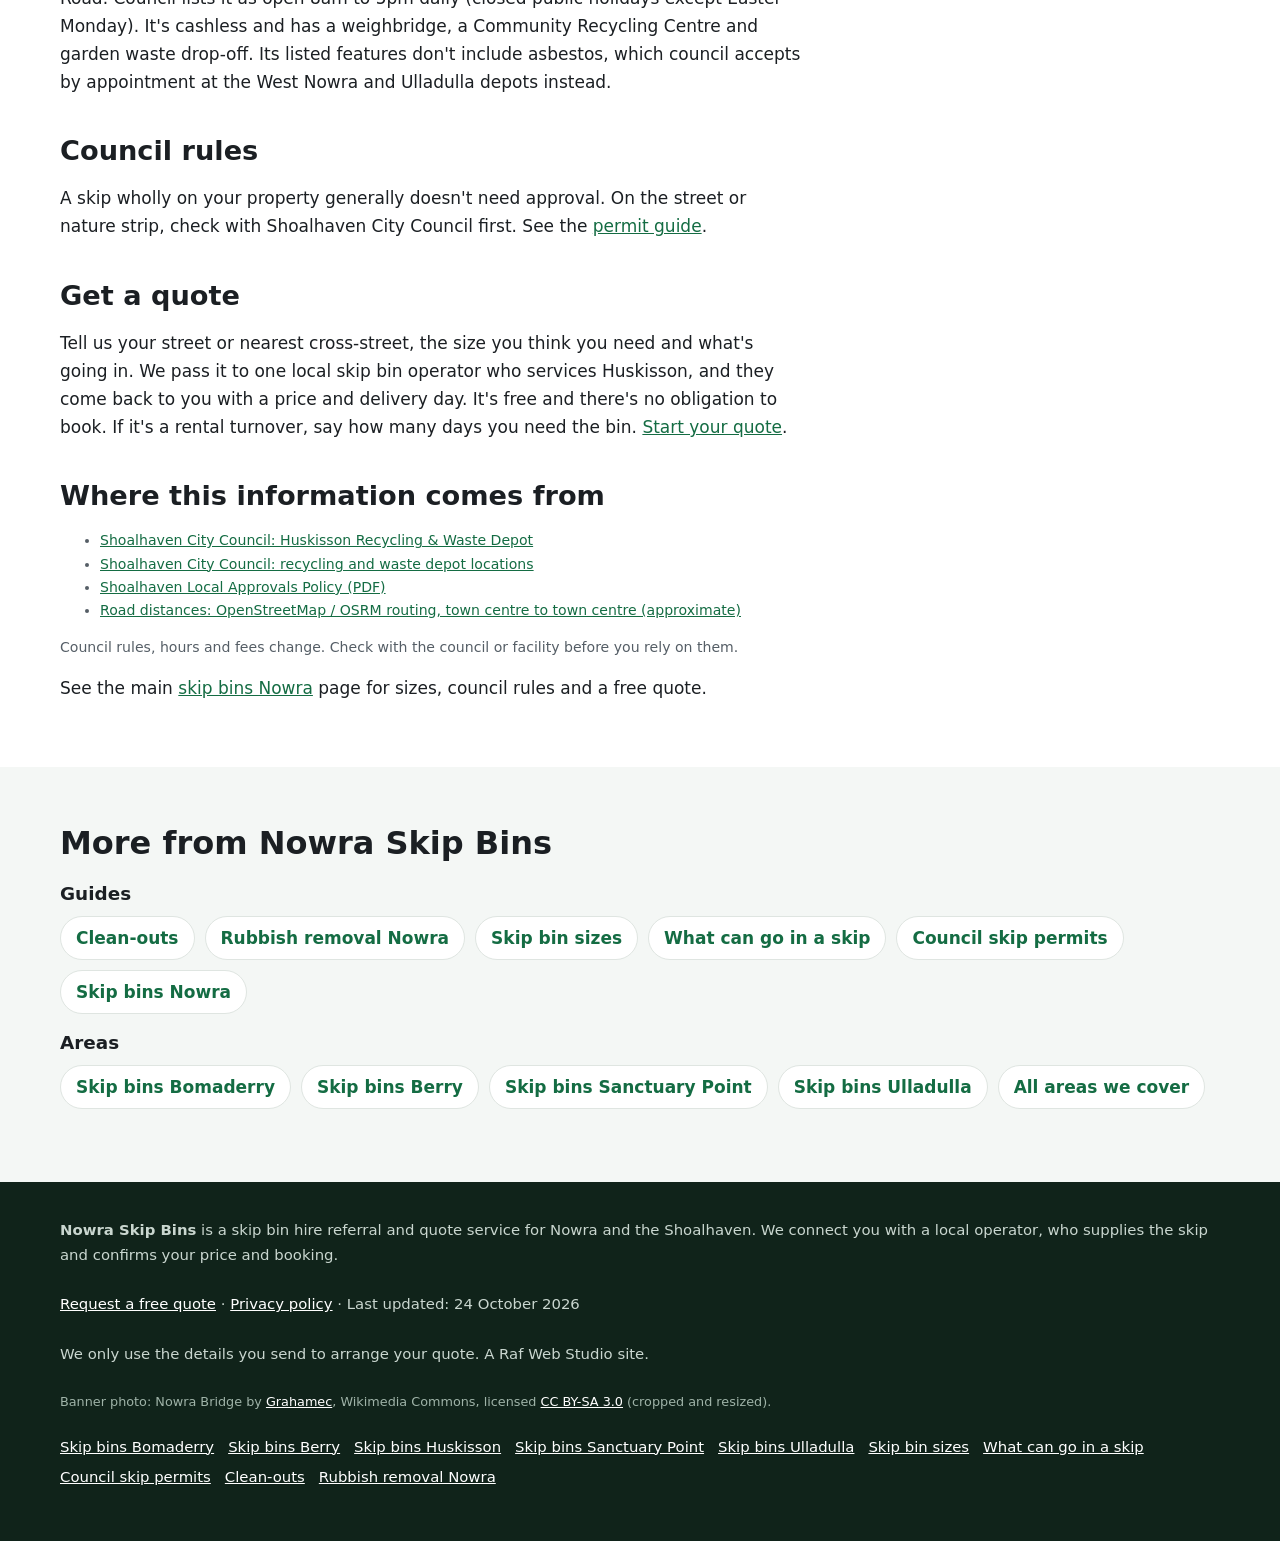
<file: skip-bins-huskisson/index.html>
<!doctype html>
<html lang="en-AU">
<head>
<meta charset="utf-8">
<meta name="viewport" content="width=device-width, initial-scale=1">
<title>Skip Bins Huskisson | Free Skip Bin Hire Quotes, Jervis Bay</title>
<meta name="description" content="Skip bin hire in Huskisson and Jervis Bay. Sizes for holiday houses and renovations, the Huskisson depot, and Shoalhaven council rules. Free quote.">
<link rel="canonical" href="https://nowraskipbins.com/skip-bins-huskisson/">
<link rel="icon" href="/favicon.svg" type="image/svg+xml">
<meta name="theme-color" content="#0f5132">
<meta property="og:type" content="article">
<meta property="og:locale" content="en_AU">
<meta property="og:site_name" content="Nowra Skip Bins">
<meta property="og:title" content="Skip Bins Huskisson | Free Skip Bin Hire Quotes, Jervis Bay">
<meta property="og:description" content="Skip bin hire in Huskisson and Jervis Bay. Sizes for holiday houses and renovations, the Huskisson depot, and Shoalhaven council rules. Free quote.">
<meta property="og:url" content="https://nowraskipbins.com/skip-bins-huskisson/">
<meta property="og:image" content="https://nowraskipbins.com/img/skip-truck-banner.webp">
<meta name="twitter:card" content="summary_large_image">
<script>document.documentElement.classList.add('js')</script>
<link rel="stylesheet" href="/styles.css">

<!-- Google tag (gtag.js) -->
<script async src="https://www.googletagmanager.com/gtag/js?id=G-CN5MRNNQ34"></script>
<script>
  window.dataLayer = window.dataLayer || [];
  function gtag(){dataLayer.push(arguments);}
  gtag('js', new Date());
  gtag('config', 'G-CN5MRNNQ34');
</script>

<script type="application/ld+json">
{
 "@context": "https://schema.org",
 "@type": "WebPage",
 "@id": "https://nowraskipbins.com/skip-bins-huskisson/#webpage",
 "url": "https://nowraskipbins.com/skip-bins-huskisson/",
 "name": "Skip Bins Huskisson | Free Skip Bin Hire Quotes, Jervis Bay",
 "description": "Skip bin hire in Huskisson and Jervis Bay. Sizes for holiday houses and renovations, the Huskisson depot, and Shoalhaven council rules. Free quote.",
 "inLanguage": "en-AU",
 "dateModified": "2026-10-24",
 "isPartOf": {
  "@id": "https://nowraskipbins.com/#website"
 }
}
</script>
<script type="application/ld+json">
{
 "@context": "https://schema.org",
 "@type": "BreadcrumbList",
 "itemListElement": [
  {
   "@type": "ListItem",
   "position": 1,
   "name": "Home",
   "item": "https://nowraskipbins.com/"
  },
  {
   "@type": "ListItem",
   "position": 2,
   "name": "Skip bins Huskisson",
   "item": "https://nowraskipbins.com/skip-bins-huskisson/"
  }
 ]
}
</script>
<script type="application/ld+json">
{
 "@context": "https://schema.org",
 "@type": "Service",
 "@id": "https://nowraskipbins.com/skip-bins-huskisson/#service",
 "name": "Skip bin hire quotes in Huskisson",
 "serviceType": "Skip bin hire",
 "description": "Skip bin hire in Huskisson and Jervis Bay. Sizes for holiday houses and renovations, the Huskisson depot, and Shoalhaven council rules. Free quote.",
 "url": "https://nowraskipbins.com/skip-bins-huskisson/",
 "provider": {
  "@type": "Organization",
  "name": "Nowra Skip Bins",
  "url": "https://nowraskipbins.com/"
 },
 "areaServed": [
  {
   "@type": "Place",
   "name": "Huskisson, NSW"
  }
 ]
}
</script>
</head>
<body>
<a class="skip-link" href="#main">Skip to content</a>

<header class="site-header">
  <div class="wrap">
    <a class="brand" href="/" aria-label="Nowra Skip Bins home">
      <svg viewBox="0 0 64 64" aria-hidden="true"><rect width="64" height="64" rx="14" fill="#0f5132"/><path d="M12 24h40l-6 26H18z" fill="#f2c14e"/><rect x="10" y="20" width="44" height="6" rx="2" fill="#fff"/></svg>
      Nowra Skip Bins
    </a>
    <nav class="nav" aria-label="Main">
      <a href="/">Home</a>
      <a href="/skip-bin-sizes/">Sizes</a>
      <a href="/what-can-go-in-a-skip/">What goes in</a>
      <a href="/skip-bin-council-permit/">Council permits</a>
      <a href="/#areas">Areas</a>
      <a href="/#faq">FAQ</a>
    </nav>
    <a class="btn btn-call header-call" href="#quote">Get a free quote</a>
  </div>
</header>

<main id="main">
<section class="page-hero" aria-labelledby="h1">
  <div class="wrap">
    <nav class="crumbs" aria-label="Breadcrumb"><ol><li><a href="https://nowraskipbins.com/">Home</a></li><li aria-current="page">Skip bins Huskisson</li></ol></nav>
    <h1 id="h1">Skip bins in Huskisson</h1>
    <p class="summary">In short: Skip bin hire in Huskisson and Jervis Bay. Sizes for holiday houses and renovations, the Huskisson depot, and Shoalhaven council rules. Free quote.</p>
    <p class="lead">Huskisson is on the shores of Jervis Bay, about 25 km from Nowra by road. Here's what to know about hiring a skip for a holiday house turnover, a renovation or a yard clean-up.</p>
    <p class="updated">Last updated: 24 October 2026</p>
  </div>
</section>
<div class="wrap page-grid">
  <article class="page-body">
<figure><img src="/img/job-home-cleanout.webp" width="900" height="600" style="aspect-ratio:3/2;object-fit:cover" alt="Illustration of a skip bin outside a house being cleared out" decoding="async"><figcaption>AI-generated illustration, not a photo of a real business.</figcaption></figure>
<h2>Skip hire in Huskisson</h2>
<p>A lot of Huskisson's housing is holiday homes and rentals, so many skip jobs are turnovers: old beds, outdoor furniture and worn carpet cleared between tenants or before a sale. These loads are bulky but light, so a 4–6 m³ skip usually goes further than you'd expect. Renovations and garden clean-ups with tea-tree, banksia and palm prunings are the other big category.</p>
<h2>Sandy blocks and tight streets</h2>
<p>Coastal blocks can be sandy and soft, and some streets near the bay are narrow. Put the bin on a firm driveway if you can, use planks to spread the load, and tell the operator about overhead wires or trees. In peak holiday periods, book early and check the delivery window.</p>
<h2>Huskisson depot</h2>
<p>Shoalhaven City Council's <strong>Huskisson Recycling &amp; Waste Depot</strong> is at 235 Huskisson Road. Council lists it as open 8am to 5pm daily (closed public holidays except Easter Monday). It's cashless and has a weighbridge, a Community Recycling Centre and garden waste drop-off. Its listed features don't include asbestos, which council accepts by appointment at the West Nowra and Ulladulla depots instead.</p>
<h2>Council rules</h2>
<p>A skip wholly on your property generally doesn't need approval. On the street or nature strip, check with Shoalhaven City Council first. See the <a href="/skip-bin-council-permit/">permit guide</a>.</p>
<h2>Get a quote</h2>
<p>Tell us your street or nearest cross-street, the size you think you need and what's going in. We pass it to one local skip bin operator who services Huskisson, and they come back to you with a price and delivery day. It's free and there's no obligation to book. If it's a rental turnover, say how many days you need the bin. <a href="#quote">Start your quote</a>.</p>
<h2>Where this information comes from</h2>
<ul class="sources"><li><a href="https://www.shoalhaven.nsw.gov.au/Home-and-property/Recycling-and-waste/Recycling-and-waste-depots/Depot-locations/Huskisson-Recycling-Waste-Depot" rel="noopener">Shoalhaven City Council: Huskisson Recycling &amp; Waste Depot</a></li><li><a href="https://www.shoalhaven.nsw.gov.au/Home-and-property/Recycling-and-waste/Recycling-and-waste-depots/Depot-locations" rel="noopener">Shoalhaven City Council: recycling and waste depot locations</a></li><li><a href="https://doc.shoalhaven.nsw.gov.au/LinkGeneratorAPI/record/8275919/preview_latest_final_version_pdf" rel="noopener">Shoalhaven Local Approvals Policy (PDF)</a></li><li><a href="https://www.openstreetmap.org/" rel="noopener">Road distances: OpenStreetMap / OSRM routing, town centre to town centre (approximate)</a></li></ul>
<p class="sources">Council rules, hours and fees change. Check with the council or facility before you rely on them.</p>

<p class="home-link">See the main <a href="/">skip bins Nowra</a> page for sizes, council rules and a free quote.</p>
  </article>
  <aside class="page-aside">
    <div class="hero-form-card" id="quote">
      <h2 id="quote-h">Get a free skip quote in Huskisson</h2>
      <form class="quote-form two-step" id="quote-form" action="https://formsubmit.co/9612dce8081255a69eed6b05b863e329" method="post" novalidate>
        <input type="hidden" name="_subject" value="New skip bin quote – nowraskipbins.com">
        <input type="hidden" name="_captcha" value="true">
        <input type="hidden" name="_template" value="table">
        <input type="hidden" name="_next" value="https://nowraskipbins.com/thanks.html">
        <input type="text" name="_honey" style="display:none" tabindex="-1" autocomplete="off" aria-hidden="true">
        <input type="hidden" name="source" value="nowraskipbins.com">
        <input type="hidden" name="page" value="/skip-bins-huskisson/">
        <fieldset class="step step-1">
          <legend class="step-label">Step 1 of 2: your job</legend>
          <div class="full"><label for="suburb">Suburb <span class="req" aria-hidden="true">*</span></label>
            <select id="suburb" name="suburb" required><option value="">Choose your suburb</option><option>Nowra</option><option>North Nowra</option><option>South Nowra</option><option>West Nowra</option><option>Bomaderry</option><option>Worrigee</option><option>Cambewarra</option><option>Terara</option><option>Berry</option><option>Shoalhaven Heads</option><option>Greenwell Point</option><option>Culburra Beach</option><option>Callala Bay</option><option selected>Huskisson</option><option>Vincentia</option><option>St Georges Basin</option><option>Sanctuary Point</option><option>Basin View</option><option>Erowal Bay</option><option>Sussex Inlet</option><option>Ulladulla</option><option value="Other">Other (tell us below)</option></select></div>
          <div class="full other-wrap"><label for="suburb_other">Other suburb</label><input id="suburb_other" name="suburb_other" type="text" autocomplete="address-level2"></div>
          <div><label for="size">Skip size</label>
            <select id="size" name="skip_size"><option value="Not sure">Not sure, help me choose</option><option>Skip bag (about 1 m³)</option><option>2 m³</option><option>3 m³</option><option>4 m³</option><option>6 m³</option><option>8 m³</option><option>9 m³</option><option>10–12 m³</option></select></div>
          <div><label for="waste">Waste type <span class="req" aria-hidden="true">*</span></label>
            <select id="waste" name="waste_type" required><option value="">Select one</option><option>General household</option><option>Green waste</option><option>Mixed renovation / building</option><option>Soil, concrete or bricks</option><option>Mixed, not sure</option><option>May contain asbestos</option></select></div>
          <div class="full js-only"><button class="btn btn-primary btn-block" type="button" id="to-step-2">Get my free quote →</button></div>
          <p class="microcopy full">Free, no obligation. We pass your request to one local operator who services your suburb.</p>
          <p class="form-error full" id="step1-error" role="alert" hidden>Please choose your suburb and waste type.</p>
        </fieldset>
        <fieldset class="step step-2" id="step-2">
          <legend class="step-label">Step 2 of 2: your details</legend>
          <div><label for="name">Name <span class="req" aria-hidden="true">*</span></label><input id="name" name="name" type="text" autocomplete="name" required></div>
          <div><label for="phone">Phone <span class="req" aria-hidden="true">*</span></label><input id="phone" name="phone" type="tel" autocomplete="tel" inputmode="tel" required></div>
          <div><label for="email">Email</label><input id="email" name="email" type="email" autocomplete="email"></div>
          <div><label for="date">Delivery date</label><input id="date" name="delivery_date" type="date"></div>
          <div class="full"><label for="message">Anything else?</label><textarea id="message" name="message" rows="2" placeholder="e.g. bathroom reno, bin on the driveway, steep access, 7 days"></textarea></div>
          <p class="consent full">By sending this form you agree we can share your details with one local skip bin operator so they can quote for your job. See our <a href="/privacy.html">privacy policy</a>.</p>
          <div class="full step2-actions"><button class="btn btn-primary" type="submit">Send my quote request</button><button class="btn-link js-only" type="button" id="back-1">← Back</button></div>
        </fieldset>
      </form>
    </div>
  </aside>
</div>
<section class="alt" aria-labelledby="more-h">
  <div class="wrap">
    <h2 id="more-h">More from Nowra Skip Bins</h2>
    <h3>Guides</h3>
    <ul class="link-list"><li><a href="/clean-outs/">Clean-outs</a></li><li><a href="/rubbish-removal-nowra/">Rubbish removal Nowra</a></li><li><a href="/skip-bin-sizes/">Skip bin sizes</a></li><li><a href="/what-can-go-in-a-skip/">What can go in a skip</a></li><li><a href="/skip-bin-council-permit/">Council skip permits</a></li><li><a href="/">Skip bins Nowra</a></li></ul>
    <h3>Areas</h3>
    <ul class="link-list"><li><a href="/skip-bins-bomaderry/">Skip bins Bomaderry</a></li><li><a href="/skip-bins-berry/">Skip bins Berry</a></li><li><a href="/skip-bins-sanctuary-point/">Skip bins Sanctuary Point</a></li><li><a href="/skip-bins-ulladulla/">Skip bins Ulladulla</a></li><li><a href="/#areas">All areas we cover</a></li></ul>
  </div>
</section>
</main>

<footer class="site-footer">
  <div class="wrap">
    <p><strong>Nowra Skip Bins</strong> is a skip bin hire referral and quote service for Nowra and the Shoalhaven. We connect you with a local operator, who supplies the skip and confirms your price and booking.</p>
    <p><a href="#quote">Request a free quote</a> · <a href="/privacy.html">Privacy policy</a> · Last updated: 24 October 2026</p>
    <p>We only use the details you send to arrange your quote. A Raf Web Studio site.</p>
    <p class="credits">Banner photo: Nowra Bridge by <a href="https://commons.wikimedia.org/wiki/File:Nowra_Bridge.jpg" rel="noopener">Grahamec</a>, Wikimedia Commons, licensed <a href="https://creativecommons.org/licenses/by-sa/3.0/" rel="noopener">CC BY-SA 3.0</a> (cropped and resized).</p>
    <p class="footer-links"><a href="/skip-bins-bomaderry/">Skip bins Bomaderry</a> <a href="/skip-bins-berry/">Skip bins Berry</a> <a href="/skip-bins-huskisson/">Skip bins Huskisson</a> <a href="/skip-bins-sanctuary-point/">Skip bins Sanctuary Point</a> <a href="/skip-bins-ulladulla/">Skip bins Ulladulla</a> <a href="/skip-bin-sizes/">Skip bin sizes</a> <a href="/what-can-go-in-a-skip/">What can go in a skip</a> <a href="/skip-bin-council-permit/">Council skip permits</a> <a href="/clean-outs/">Clean-outs</a> <a href="/rubbish-removal-nowra/">Rubbish removal Nowra</a></p>
  </div>
</footer>

<div class="mobile-call" aria-label="Quick contact">
  <a class="btn btn-call" href="#quote">Get a free quote</a>
</div>
<script src="/form.js" defer></script>
</body>
</html>
</file>
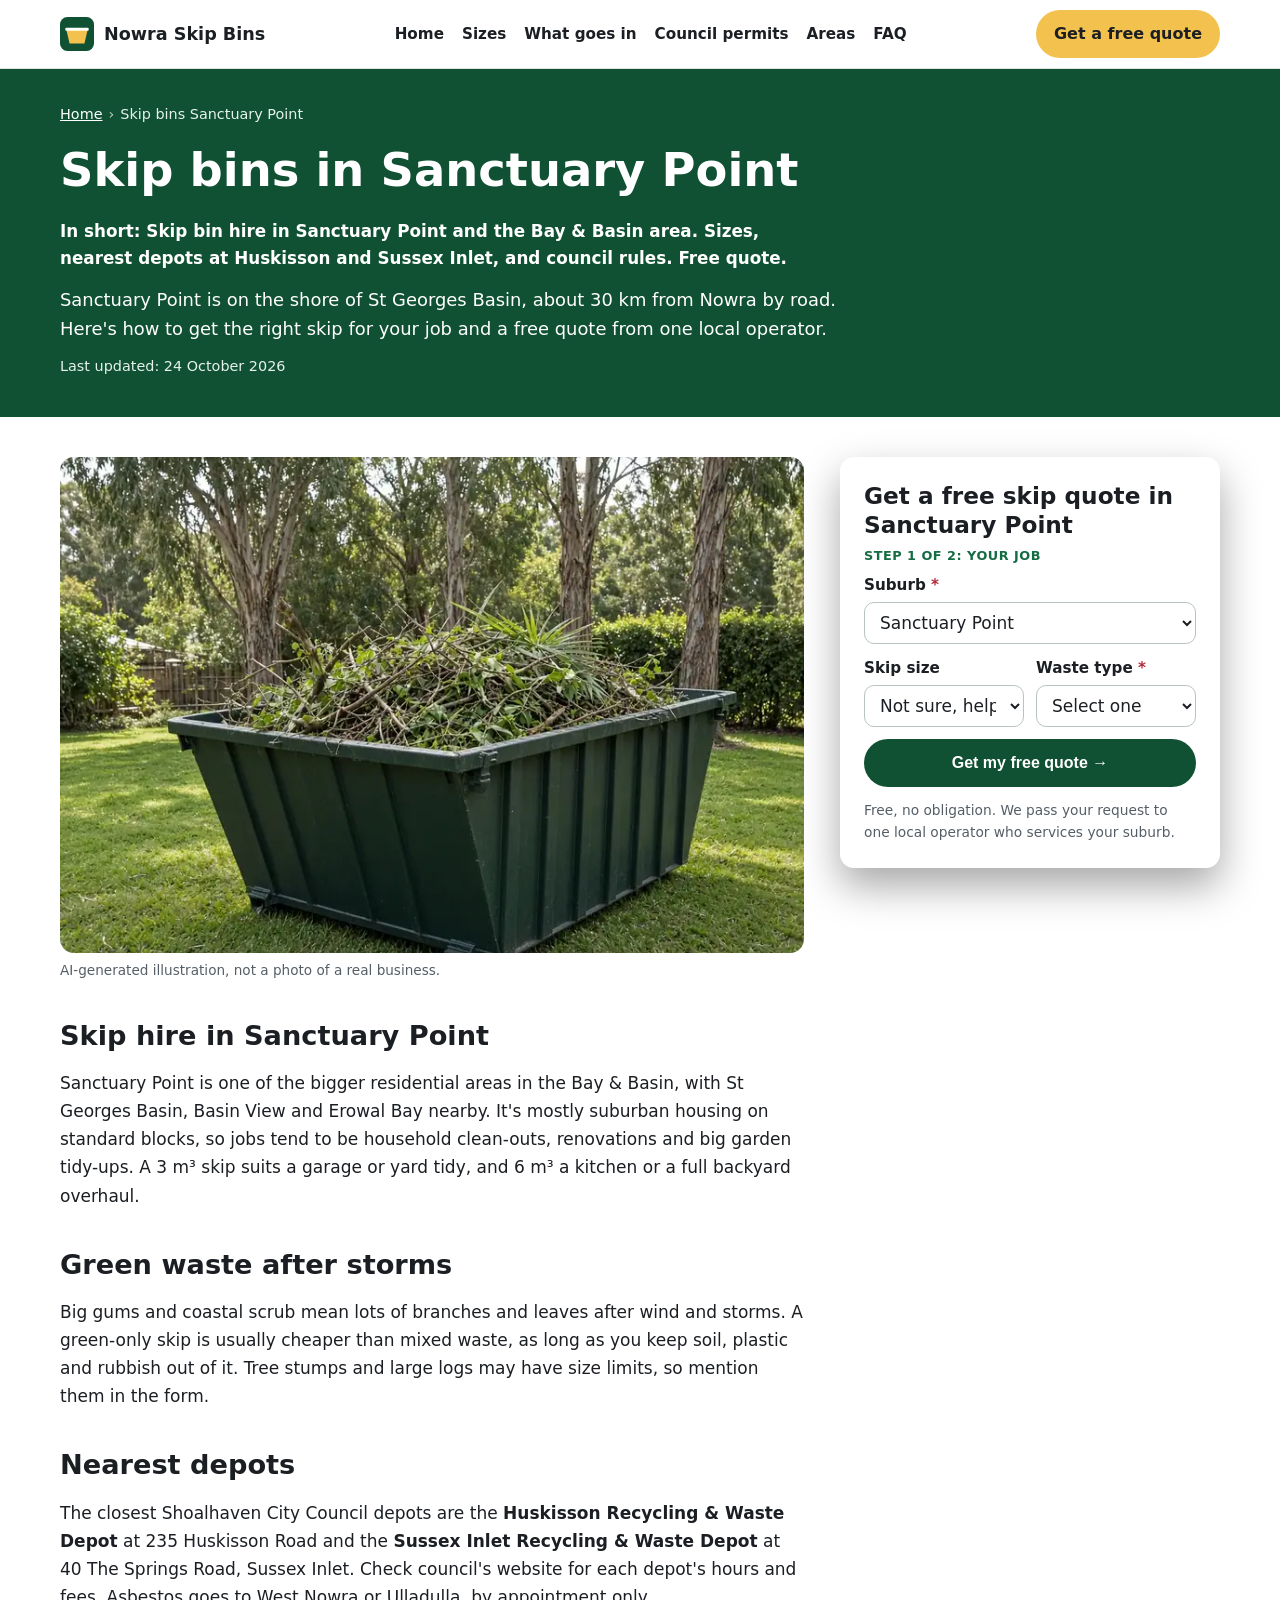
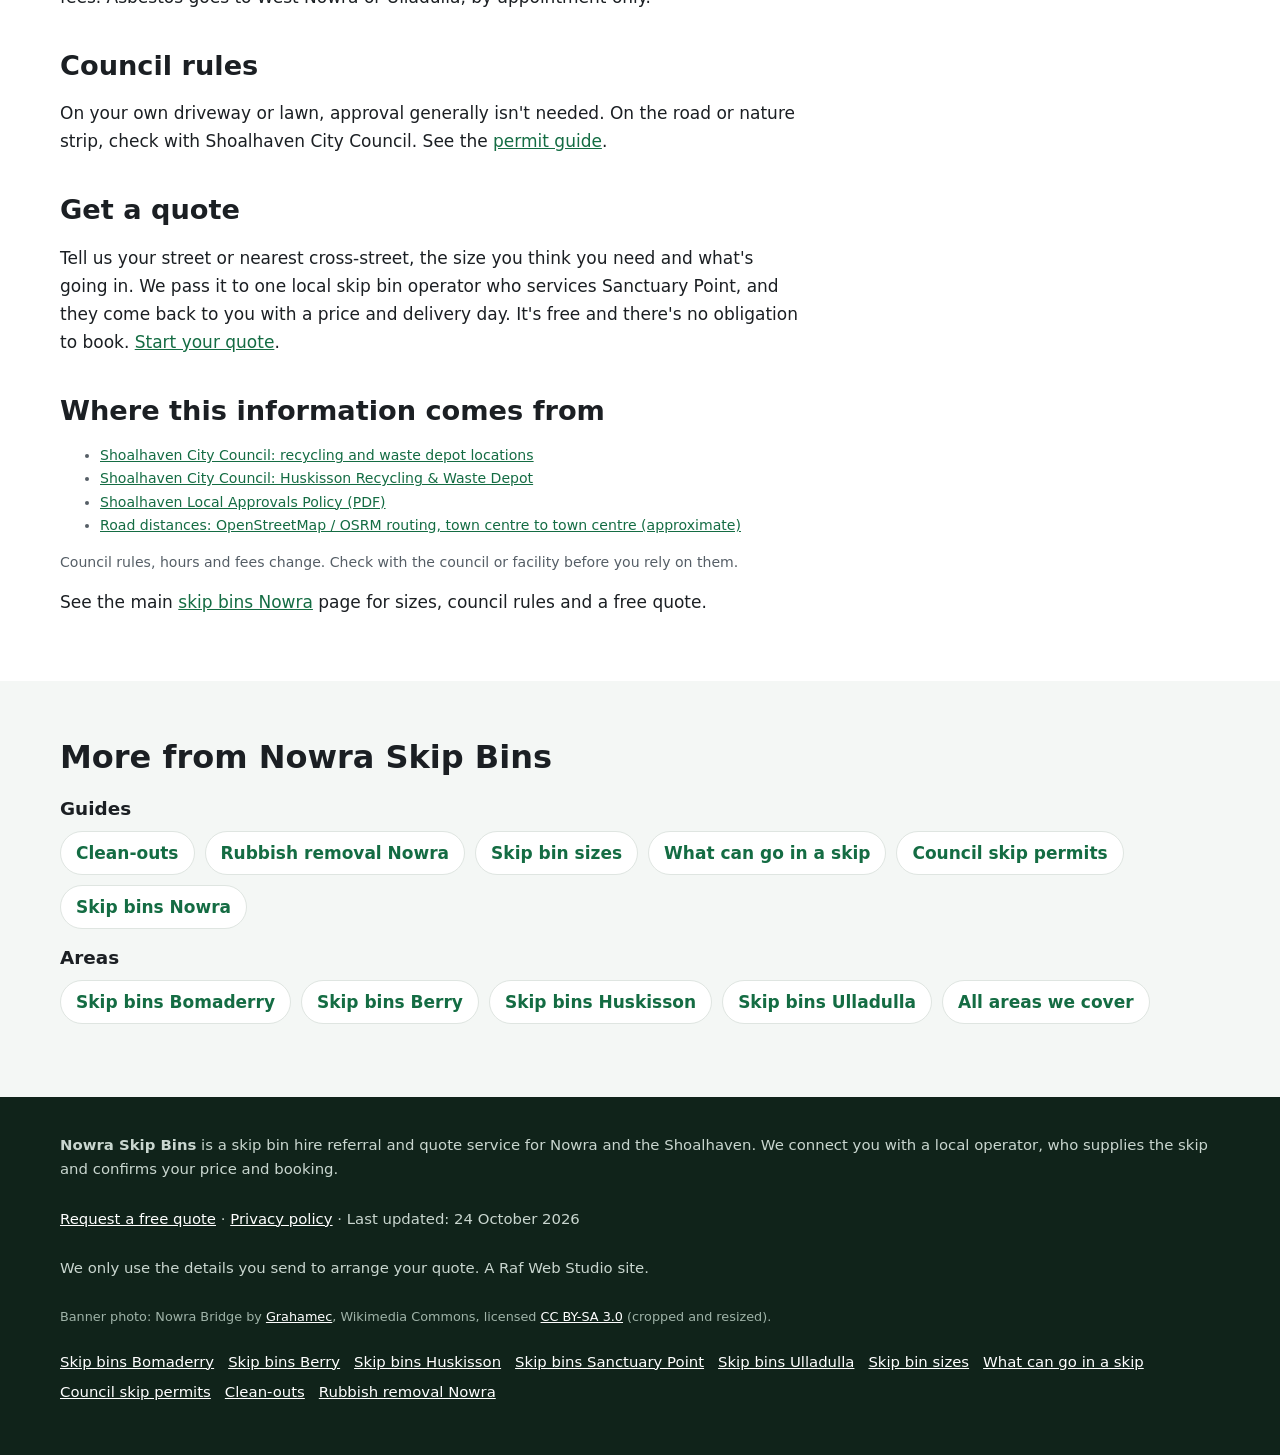
<file: skip-bins-sanctuary-point/index.html>
<!doctype html>
<html lang="en-AU">
<head>
<meta charset="utf-8">
<meta name="viewport" content="width=device-width, initial-scale=1">
<title>Skip Bins Sanctuary Point | Free Skip Bin Quotes, St Georges Basin</title>
<meta name="description" content="Skip bin hire in Sanctuary Point and the Bay &amp; Basin area. Sizes, nearest depots at Huskisson and Sussex Inlet, and council rules. Free quote.">
<link rel="canonical" href="https://nowraskipbins.com/skip-bins-sanctuary-point/">
<link rel="icon" href="/favicon.svg" type="image/svg+xml">
<meta name="theme-color" content="#0f5132">
<meta property="og:type" content="article">
<meta property="og:locale" content="en_AU">
<meta property="og:site_name" content="Nowra Skip Bins">
<meta property="og:title" content="Skip Bins Sanctuary Point | Free Skip Bin Quotes, St Georges Basin">
<meta property="og:description" content="Skip bin hire in Sanctuary Point and the Bay &amp; Basin area. Sizes, nearest depots at Huskisson and Sussex Inlet, and council rules. Free quote.">
<meta property="og:url" content="https://nowraskipbins.com/skip-bins-sanctuary-point/">
<meta property="og:image" content="https://nowraskipbins.com/img/skip-truck-banner.webp">
<meta name="twitter:card" content="summary_large_image">
<script>document.documentElement.classList.add('js')</script>
<link rel="stylesheet" href="/styles.css">

<!-- Google tag (gtag.js) -->
<script async src="https://www.googletagmanager.com/gtag/js?id=G-CN5MRNNQ34"></script>
<script>
  window.dataLayer = window.dataLayer || [];
  function gtag(){dataLayer.push(arguments);}
  gtag('js', new Date());
  gtag('config', 'G-CN5MRNNQ34');
</script>

<script type="application/ld+json">
{
 "@context": "https://schema.org",
 "@type": "WebPage",
 "@id": "https://nowraskipbins.com/skip-bins-sanctuary-point/#webpage",
 "url": "https://nowraskipbins.com/skip-bins-sanctuary-point/",
 "name": "Skip Bins Sanctuary Point | Free Skip Bin Quotes, St Georges Basin",
 "description": "Skip bin hire in Sanctuary Point and the Bay & Basin area. Sizes, nearest depots at Huskisson and Sussex Inlet, and council rules. Free quote.",
 "inLanguage": "en-AU",
 "dateModified": "2026-10-24",
 "isPartOf": {
  "@id": "https://nowraskipbins.com/#website"
 }
}
</script>
<script type="application/ld+json">
{
 "@context": "https://schema.org",
 "@type": "BreadcrumbList",
 "itemListElement": [
  {
   "@type": "ListItem",
   "position": 1,
   "name": "Home",
   "item": "https://nowraskipbins.com/"
  },
  {
   "@type": "ListItem",
   "position": 2,
   "name": "Skip bins Sanctuary Point",
   "item": "https://nowraskipbins.com/skip-bins-sanctuary-point/"
  }
 ]
}
</script>
<script type="application/ld+json">
{
 "@context": "https://schema.org",
 "@type": "Service",
 "@id": "https://nowraskipbins.com/skip-bins-sanctuary-point/#service",
 "name": "Skip bin hire quotes in Sanctuary Point",
 "serviceType": "Skip bin hire",
 "description": "Skip bin hire in Sanctuary Point and the Bay & Basin area. Sizes, nearest depots at Huskisson and Sussex Inlet, and council rules. Free quote.",
 "url": "https://nowraskipbins.com/skip-bins-sanctuary-point/",
 "provider": {
  "@type": "Organization",
  "name": "Nowra Skip Bins",
  "url": "https://nowraskipbins.com/"
 },
 "areaServed": [
  {
   "@type": "Place",
   "name": "Sanctuary Point, NSW"
  }
 ]
}
</script>
</head>
<body>
<a class="skip-link" href="#main">Skip to content</a>

<header class="site-header">
  <div class="wrap">
    <a class="brand" href="/" aria-label="Nowra Skip Bins home">
      <svg viewBox="0 0 64 64" aria-hidden="true"><rect width="64" height="64" rx="14" fill="#0f5132"/><path d="M12 24h40l-6 26H18z" fill="#f2c14e"/><rect x="10" y="20" width="44" height="6" rx="2" fill="#fff"/></svg>
      Nowra Skip Bins
    </a>
    <nav class="nav" aria-label="Main">
      <a href="/">Home</a>
      <a href="/skip-bin-sizes/">Sizes</a>
      <a href="/what-can-go-in-a-skip/">What goes in</a>
      <a href="/skip-bin-council-permit/">Council permits</a>
      <a href="/#areas">Areas</a>
      <a href="/#faq">FAQ</a>
    </nav>
    <a class="btn btn-call header-call" href="#quote">Get a free quote</a>
  </div>
</header>

<main id="main">
<section class="page-hero" aria-labelledby="h1">
  <div class="wrap">
    <nav class="crumbs" aria-label="Breadcrumb"><ol><li><a href="https://nowraskipbins.com/">Home</a></li><li aria-current="page">Skip bins Sanctuary Point</li></ol></nav>
    <h1 id="h1">Skip bins in Sanctuary Point</h1>
    <p class="summary">In short: Skip bin hire in Sanctuary Point and the Bay &amp; Basin area. Sizes, nearest depots at Huskisson and Sussex Inlet, and council rules. Free quote.</p>
    <p class="lead">Sanctuary Point is on the shore of St Georges Basin, about 30 km from Nowra by road. Here's how to get the right skip for your job and a free quote from one local operator.</p>
    <p class="updated">Last updated: 24 October 2026</p>
  </div>
</section>
<div class="wrap page-grid">
  <article class="page-body">
<figure><img src="/img/job-green-waste.webp" width="900" height="600" style="aspect-ratio:3/2;object-fit:cover" alt="Illustration of a skip bin filled with garden waste" decoding="async"><figcaption>AI-generated illustration, not a photo of a real business.</figcaption></figure>
<h2>Skip hire in Sanctuary Point</h2>
<p>Sanctuary Point is one of the bigger residential areas in the Bay &amp; Basin, with St Georges Basin, Basin View and Erowal Bay nearby. It's mostly suburban housing on standard blocks, so jobs tend to be household clean-outs, renovations and big garden tidy-ups. A 3 m³ skip suits a garage or yard tidy, and 6 m³ a kitchen or a full backyard overhaul.</p>
<h2>Green waste after storms</h2>
<p>Big gums and coastal scrub mean lots of branches and leaves after wind and storms. A green-only skip is usually cheaper than mixed waste, as long as you keep soil, plastic and rubbish out of it. Tree stumps and large logs may have size limits, so mention them in the form.</p>
<h2>Nearest depots</h2>
<p>The closest Shoalhaven City Council depots are the <strong>Huskisson Recycling &amp; Waste Depot</strong> at 235 Huskisson Road and the <strong>Sussex Inlet Recycling &amp; Waste Depot</strong> at 40 The Springs Road, Sussex Inlet. Check council's website for each depot's hours and fees. Asbestos goes to West Nowra or Ulladulla, by appointment only.</p>
<h2>Council rules</h2>
<p>On your own driveway or lawn, approval generally isn't needed. On the road or nature strip, check with Shoalhaven City Council. See the <a href="/skip-bin-council-permit/">permit guide</a>.</p>
<h2>Get a quote</h2>
<p>Tell us your street or nearest cross-street, the size you think you need and what's going in. We pass it to one local skip bin operator who services Sanctuary Point, and they come back to you with a price and delivery day. It's free and there's no obligation to book. <a href="#quote">Start your quote</a>.</p>
<h2>Where this information comes from</h2>
<ul class="sources"><li><a href="https://www.shoalhaven.nsw.gov.au/Home-and-property/Recycling-and-waste/Recycling-and-waste-depots/Depot-locations" rel="noopener">Shoalhaven City Council: recycling and waste depot locations</a></li><li><a href="https://www.shoalhaven.nsw.gov.au/Home-and-property/Recycling-and-waste/Recycling-and-waste-depots/Depot-locations/Huskisson-Recycling-Waste-Depot" rel="noopener">Shoalhaven City Council: Huskisson Recycling &amp; Waste Depot</a></li><li><a href="https://doc.shoalhaven.nsw.gov.au/LinkGeneratorAPI/record/8275919/preview_latest_final_version_pdf" rel="noopener">Shoalhaven Local Approvals Policy (PDF)</a></li><li><a href="https://www.openstreetmap.org/" rel="noopener">Road distances: OpenStreetMap / OSRM routing, town centre to town centre (approximate)</a></li></ul>
<p class="sources">Council rules, hours and fees change. Check with the council or facility before you rely on them.</p>

<p class="home-link">See the main <a href="/">skip bins Nowra</a> page for sizes, council rules and a free quote.</p>
  </article>
  <aside class="page-aside">
    <div class="hero-form-card" id="quote">
      <h2 id="quote-h">Get a free skip quote in Sanctuary Point</h2>
      <form class="quote-form two-step" id="quote-form" action="https://formsubmit.co/9612dce8081255a69eed6b05b863e329" method="post" novalidate>
        <input type="hidden" name="_subject" value="New skip bin quote – nowraskipbins.com">
        <input type="hidden" name="_captcha" value="true">
        <input type="hidden" name="_template" value="table">
        <input type="hidden" name="_next" value="https://nowraskipbins.com/thanks.html">
        <input type="text" name="_honey" style="display:none" tabindex="-1" autocomplete="off" aria-hidden="true">
        <input type="hidden" name="source" value="nowraskipbins.com">
        <input type="hidden" name="page" value="/skip-bins-sanctuary-point/">
        <fieldset class="step step-1">
          <legend class="step-label">Step 1 of 2: your job</legend>
          <div class="full"><label for="suburb">Suburb <span class="req" aria-hidden="true">*</span></label>
            <select id="suburb" name="suburb" required><option value="">Choose your suburb</option><option>Nowra</option><option>North Nowra</option><option>South Nowra</option><option>West Nowra</option><option>Bomaderry</option><option>Worrigee</option><option>Cambewarra</option><option>Terara</option><option>Berry</option><option>Shoalhaven Heads</option><option>Greenwell Point</option><option>Culburra Beach</option><option>Callala Bay</option><option>Huskisson</option><option>Vincentia</option><option>St Georges Basin</option><option selected>Sanctuary Point</option><option>Basin View</option><option>Erowal Bay</option><option>Sussex Inlet</option><option>Ulladulla</option><option value="Other">Other (tell us below)</option></select></div>
          <div class="full other-wrap"><label for="suburb_other">Other suburb</label><input id="suburb_other" name="suburb_other" type="text" autocomplete="address-level2"></div>
          <div><label for="size">Skip size</label>
            <select id="size" name="skip_size"><option value="Not sure">Not sure, help me choose</option><option>Skip bag (about 1 m³)</option><option>2 m³</option><option>3 m³</option><option>4 m³</option><option>6 m³</option><option>8 m³</option><option>9 m³</option><option>10–12 m³</option></select></div>
          <div><label for="waste">Waste type <span class="req" aria-hidden="true">*</span></label>
            <select id="waste" name="waste_type" required><option value="">Select one</option><option>General household</option><option>Green waste</option><option>Mixed renovation / building</option><option>Soil, concrete or bricks</option><option>Mixed, not sure</option><option>May contain asbestos</option></select></div>
          <div class="full js-only"><button class="btn btn-primary btn-block" type="button" id="to-step-2">Get my free quote →</button></div>
          <p class="microcopy full">Free, no obligation. We pass your request to one local operator who services your suburb.</p>
          <p class="form-error full" id="step1-error" role="alert" hidden>Please choose your suburb and waste type.</p>
        </fieldset>
        <fieldset class="step step-2" id="step-2">
          <legend class="step-label">Step 2 of 2: your details</legend>
          <div><label for="name">Name <span class="req" aria-hidden="true">*</span></label><input id="name" name="name" type="text" autocomplete="name" required></div>
          <div><label for="phone">Phone <span class="req" aria-hidden="true">*</span></label><input id="phone" name="phone" type="tel" autocomplete="tel" inputmode="tel" required></div>
          <div><label for="email">Email</label><input id="email" name="email" type="email" autocomplete="email"></div>
          <div><label for="date">Delivery date</label><input id="date" name="delivery_date" type="date"></div>
          <div class="full"><label for="message">Anything else?</label><textarea id="message" name="message" rows="2" placeholder="e.g. bathroom reno, bin on the driveway, steep access, 7 days"></textarea></div>
          <p class="consent full">By sending this form you agree we can share your details with one local skip bin operator so they can quote for your job. See our <a href="/privacy.html">privacy policy</a>.</p>
          <div class="full step2-actions"><button class="btn btn-primary" type="submit">Send my quote request</button><button class="btn-link js-only" type="button" id="back-1">← Back</button></div>
        </fieldset>
      </form>
    </div>
  </aside>
</div>
<section class="alt" aria-labelledby="more-h">
  <div class="wrap">
    <h2 id="more-h">More from Nowra Skip Bins</h2>
    <h3>Guides</h3>
    <ul class="link-list"><li><a href="/clean-outs/">Clean-outs</a></li><li><a href="/rubbish-removal-nowra/">Rubbish removal Nowra</a></li><li><a href="/skip-bin-sizes/">Skip bin sizes</a></li><li><a href="/what-can-go-in-a-skip/">What can go in a skip</a></li><li><a href="/skip-bin-council-permit/">Council skip permits</a></li><li><a href="/">Skip bins Nowra</a></li></ul>
    <h3>Areas</h3>
    <ul class="link-list"><li><a href="/skip-bins-bomaderry/">Skip bins Bomaderry</a></li><li><a href="/skip-bins-berry/">Skip bins Berry</a></li><li><a href="/skip-bins-huskisson/">Skip bins Huskisson</a></li><li><a href="/skip-bins-ulladulla/">Skip bins Ulladulla</a></li><li><a href="/#areas">All areas we cover</a></li></ul>
  </div>
</section>
</main>

<footer class="site-footer">
  <div class="wrap">
    <p><strong>Nowra Skip Bins</strong> is a skip bin hire referral and quote service for Nowra and the Shoalhaven. We connect you with a local operator, who supplies the skip and confirms your price and booking.</p>
    <p><a href="#quote">Request a free quote</a> · <a href="/privacy.html">Privacy policy</a> · Last updated: 24 October 2026</p>
    <p>We only use the details you send to arrange your quote. A Raf Web Studio site.</p>
    <p class="credits">Banner photo: Nowra Bridge by <a href="https://commons.wikimedia.org/wiki/File:Nowra_Bridge.jpg" rel="noopener">Grahamec</a>, Wikimedia Commons, licensed <a href="https://creativecommons.org/licenses/by-sa/3.0/" rel="noopener">CC BY-SA 3.0</a> (cropped and resized).</p>
    <p class="footer-links"><a href="/skip-bins-bomaderry/">Skip bins Bomaderry</a> <a href="/skip-bins-berry/">Skip bins Berry</a> <a href="/skip-bins-huskisson/">Skip bins Huskisson</a> <a href="/skip-bins-sanctuary-point/">Skip bins Sanctuary Point</a> <a href="/skip-bins-ulladulla/">Skip bins Ulladulla</a> <a href="/skip-bin-sizes/">Skip bin sizes</a> <a href="/what-can-go-in-a-skip/">What can go in a skip</a> <a href="/skip-bin-council-permit/">Council skip permits</a> <a href="/clean-outs/">Clean-outs</a> <a href="/rubbish-removal-nowra/">Rubbish removal Nowra</a></p>
  </div>
</footer>

<div class="mobile-call" aria-label="Quick contact">
  <a class="btn btn-call" href="#quote">Get a free quote</a>
</div>
<script src="/form.js" defer></script>
</body>
</html>
</file>
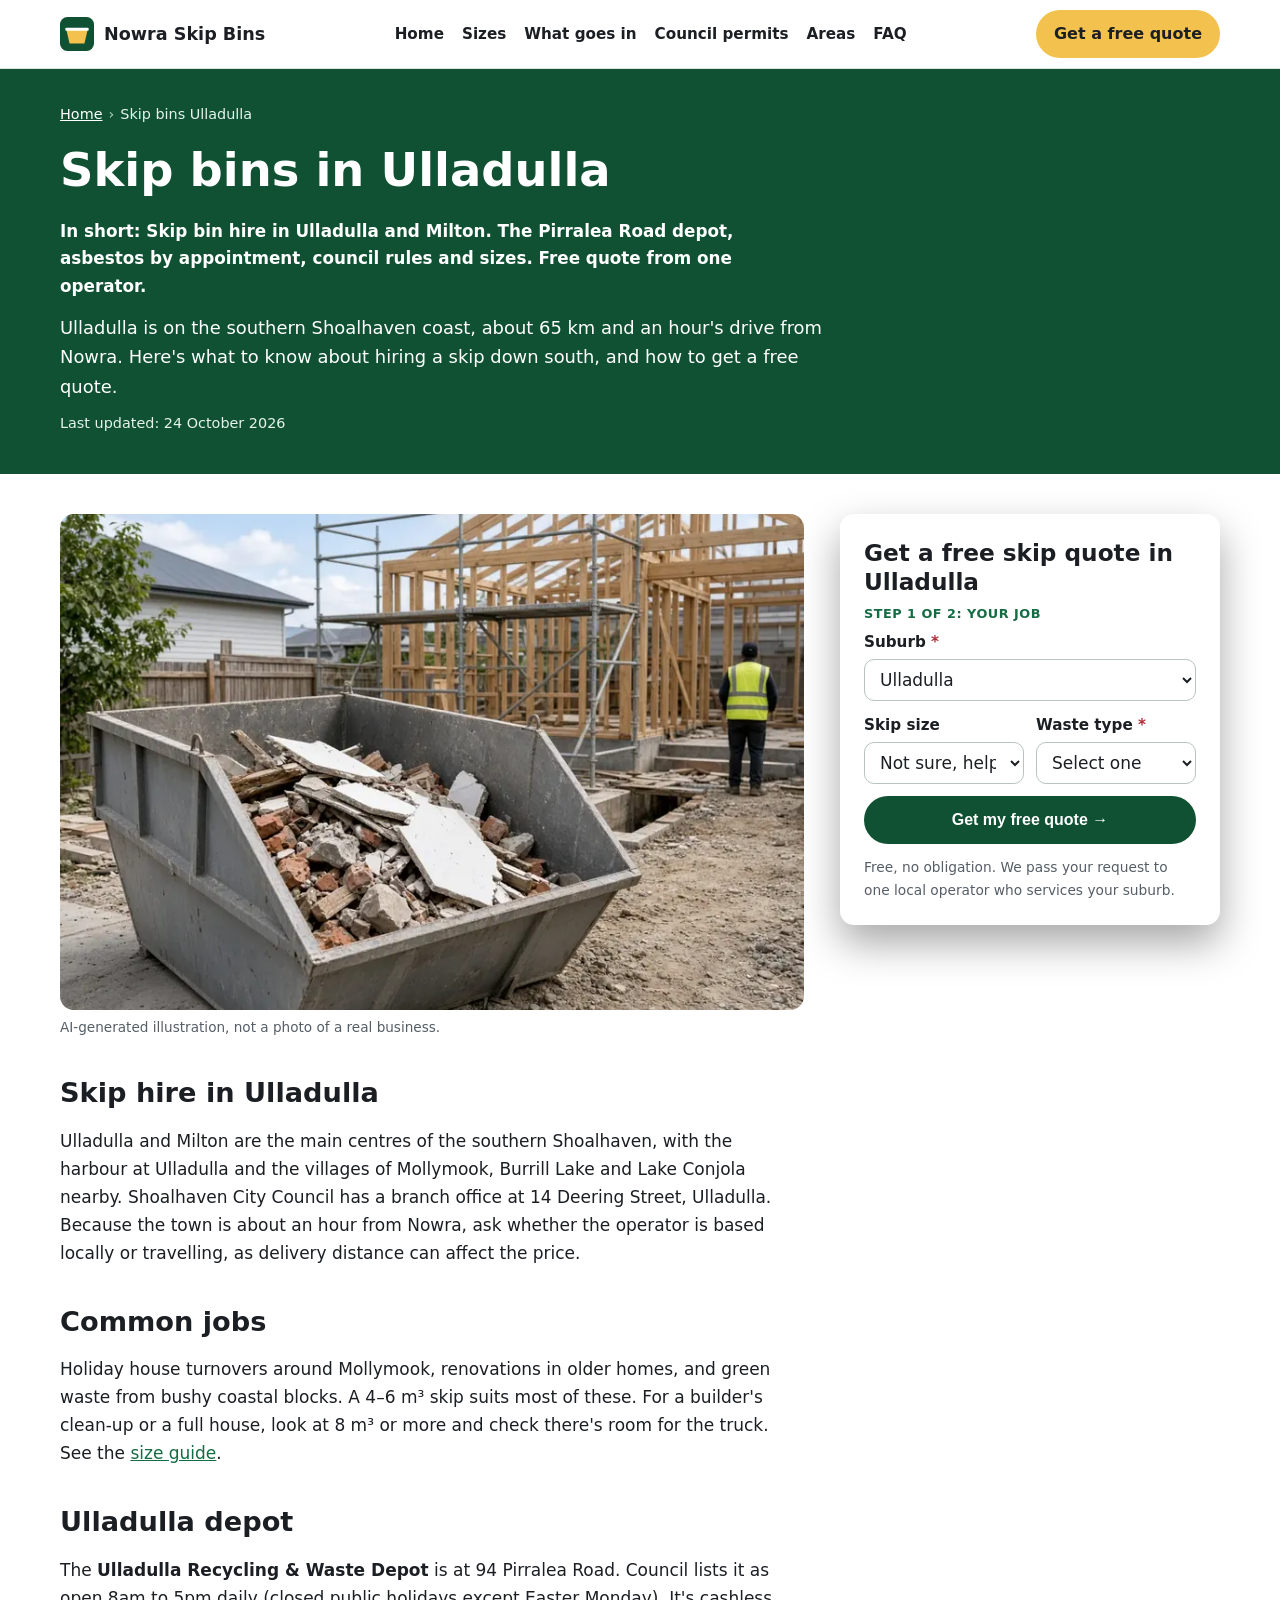
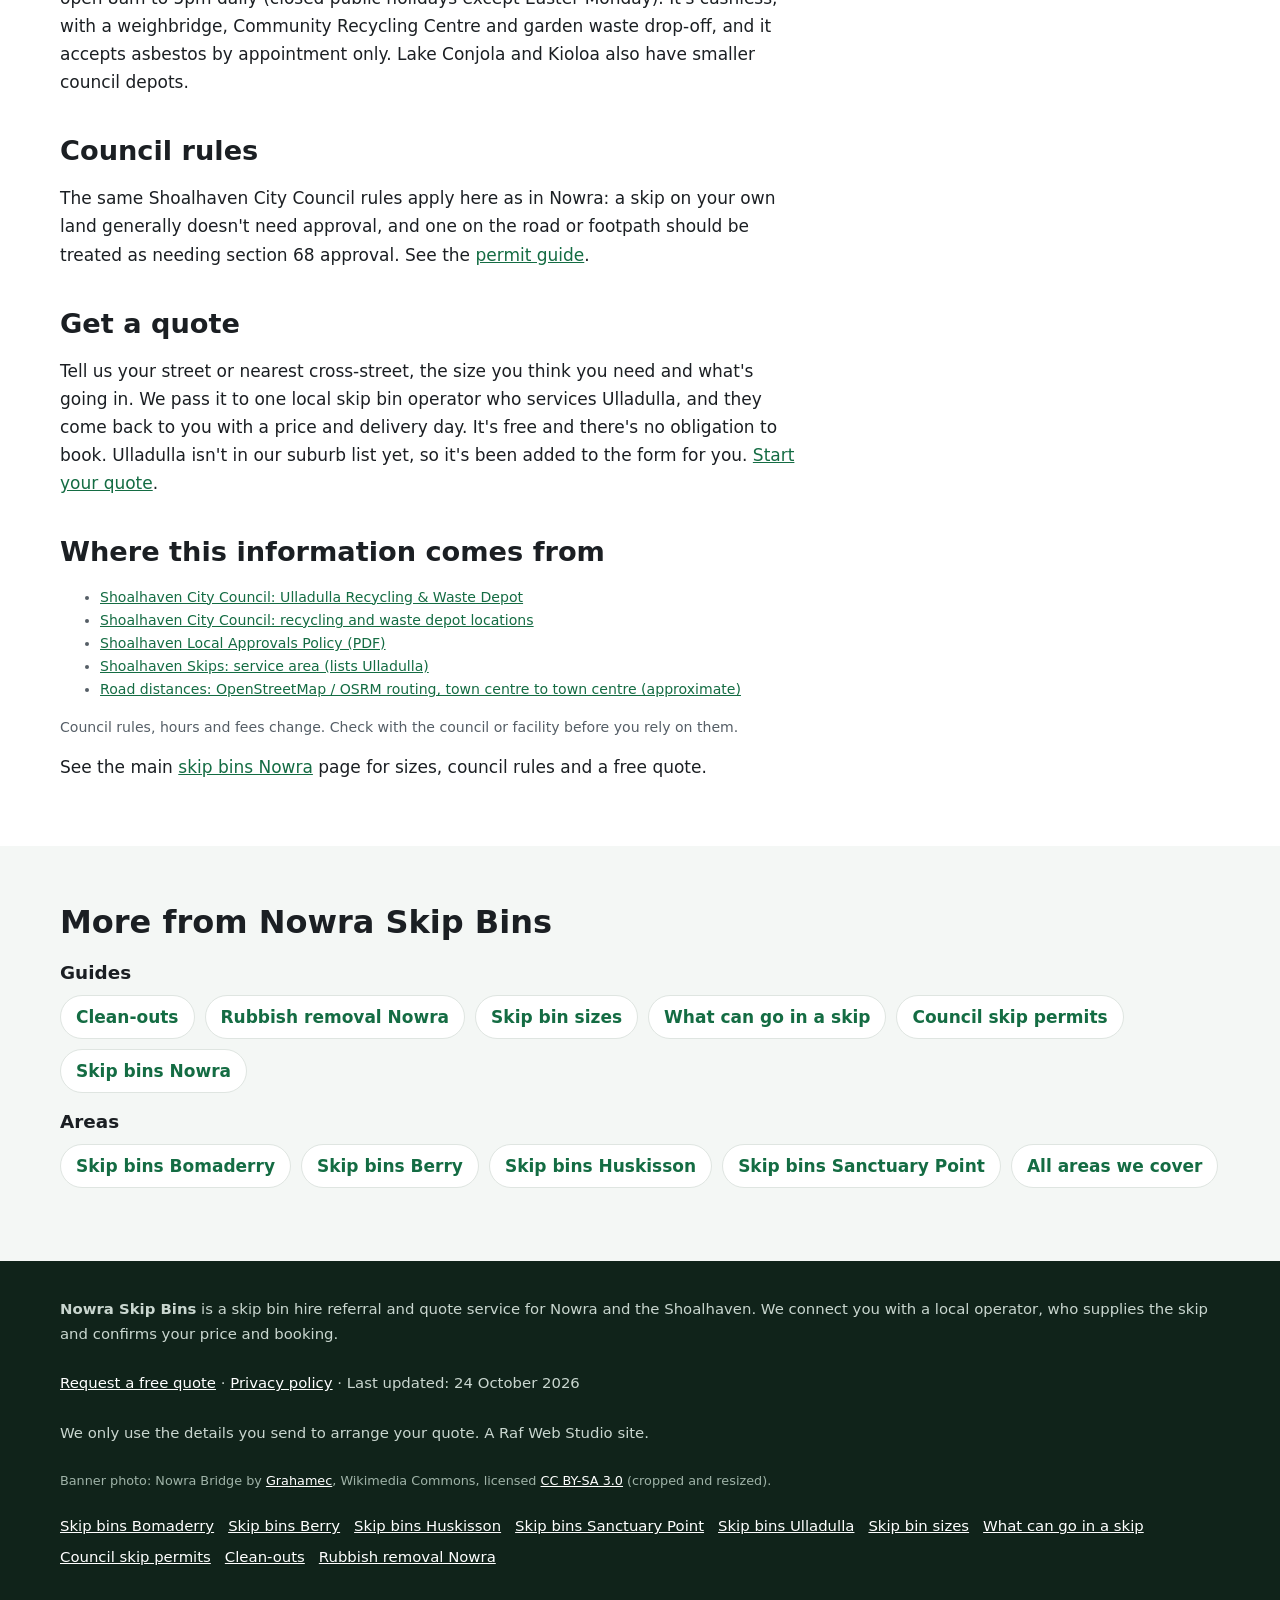
<file: skip-bins-ulladulla/index.html>
<!doctype html>
<html lang="en-AU">
<head>
<meta charset="utf-8">
<meta name="viewport" content="width=device-width, initial-scale=1">
<title>Skip Bins Ulladulla | Free Skip Bin Hire Quotes, Milton-Ulladulla</title>
<meta name="description" content="Skip bin hire in Ulladulla and Milton. The Pirralea Road depot, asbestos by appointment, council rules and sizes. Free quote from one operator.">
<link rel="canonical" href="https://nowraskipbins.com/skip-bins-ulladulla/">
<link rel="icon" href="/favicon.svg" type="image/svg+xml">
<meta name="theme-color" content="#0f5132">
<meta property="og:type" content="article">
<meta property="og:locale" content="en_AU">
<meta property="og:site_name" content="Nowra Skip Bins">
<meta property="og:title" content="Skip Bins Ulladulla | Free Skip Bin Hire Quotes, Milton-Ulladulla">
<meta property="og:description" content="Skip bin hire in Ulladulla and Milton. The Pirralea Road depot, asbestos by appointment, council rules and sizes. Free quote from one operator.">
<meta property="og:url" content="https://nowraskipbins.com/skip-bins-ulladulla/">
<meta property="og:image" content="https://nowraskipbins.com/img/skip-truck-banner.webp">
<meta name="twitter:card" content="summary_large_image">
<script>document.documentElement.classList.add('js')</script>
<link rel="stylesheet" href="/styles.css">

<!-- Google tag (gtag.js) -->
<script async src="https://www.googletagmanager.com/gtag/js?id=G-CN5MRNNQ34"></script>
<script>
  window.dataLayer = window.dataLayer || [];
  function gtag(){dataLayer.push(arguments);}
  gtag('js', new Date());
  gtag('config', 'G-CN5MRNNQ34');
</script>

<script type="application/ld+json">
{
 "@context": "https://schema.org",
 "@type": "WebPage",
 "@id": "https://nowraskipbins.com/skip-bins-ulladulla/#webpage",
 "url": "https://nowraskipbins.com/skip-bins-ulladulla/",
 "name": "Skip Bins Ulladulla | Free Skip Bin Hire Quotes, Milton-Ulladulla",
 "description": "Skip bin hire in Ulladulla and Milton. The Pirralea Road depot, asbestos by appointment, council rules and sizes. Free quote from one operator.",
 "inLanguage": "en-AU",
 "dateModified": "2026-10-24",
 "isPartOf": {
  "@id": "https://nowraskipbins.com/#website"
 }
}
</script>
<script type="application/ld+json">
{
 "@context": "https://schema.org",
 "@type": "BreadcrumbList",
 "itemListElement": [
  {
   "@type": "ListItem",
   "position": 1,
   "name": "Home",
   "item": "https://nowraskipbins.com/"
  },
  {
   "@type": "ListItem",
   "position": 2,
   "name": "Skip bins Ulladulla",
   "item": "https://nowraskipbins.com/skip-bins-ulladulla/"
  }
 ]
}
</script>
<script type="application/ld+json">
{
 "@context": "https://schema.org",
 "@type": "Service",
 "@id": "https://nowraskipbins.com/skip-bins-ulladulla/#service",
 "name": "Skip bin hire quotes in Ulladulla",
 "serviceType": "Skip bin hire",
 "description": "Skip bin hire in Ulladulla and Milton. The Pirralea Road depot, asbestos by appointment, council rules and sizes. Free quote from one operator.",
 "url": "https://nowraskipbins.com/skip-bins-ulladulla/",
 "provider": {
  "@type": "Organization",
  "name": "Nowra Skip Bins",
  "url": "https://nowraskipbins.com/"
 },
 "areaServed": [
  {
   "@type": "Place",
   "name": "Ulladulla, NSW"
  }
 ]
}
</script>
</head>
<body>
<a class="skip-link" href="#main">Skip to content</a>

<header class="site-header">
  <div class="wrap">
    <a class="brand" href="/" aria-label="Nowra Skip Bins home">
      <svg viewBox="0 0 64 64" aria-hidden="true"><rect width="64" height="64" rx="14" fill="#0f5132"/><path d="M12 24h40l-6 26H18z" fill="#f2c14e"/><rect x="10" y="20" width="44" height="6" rx="2" fill="#fff"/></svg>
      Nowra Skip Bins
    </a>
    <nav class="nav" aria-label="Main">
      <a href="/">Home</a>
      <a href="/skip-bin-sizes/">Sizes</a>
      <a href="/what-can-go-in-a-skip/">What goes in</a>
      <a href="/skip-bin-council-permit/">Council permits</a>
      <a href="/#areas">Areas</a>
      <a href="/#faq">FAQ</a>
    </nav>
    <a class="btn btn-call header-call" href="#quote">Get a free quote</a>
  </div>
</header>

<main id="main">
<section class="page-hero" aria-labelledby="h1">
  <div class="wrap">
    <nav class="crumbs" aria-label="Breadcrumb"><ol><li><a href="https://nowraskipbins.com/">Home</a></li><li aria-current="page">Skip bins Ulladulla</li></ol></nav>
    <h1 id="h1">Skip bins in Ulladulla</h1>
    <p class="summary">In short: Skip bin hire in Ulladulla and Milton. The Pirralea Road depot, asbestos by appointment, council rules and sizes. Free quote from one operator.</p>
    <p class="lead">Ulladulla is on the southern Shoalhaven coast, about 65 km and an hour's drive from Nowra. Here's what to know about hiring a skip down south, and how to get a free quote.</p>
    <p class="updated">Last updated: 24 October 2026</p>
  </div>
</section>
<div class="wrap page-grid">
  <article class="page-body">
<figure><img src="/img/job-builders.webp" width="900" height="600" style="aspect-ratio:3/2;object-fit:cover" alt="Illustration of a skip bin with building waste outside a house" decoding="async"><figcaption>AI-generated illustration, not a photo of a real business.</figcaption></figure>
<h2>Skip hire in Ulladulla</h2>
<p>Ulladulla and Milton are the main centres of the southern Shoalhaven, with the harbour at Ulladulla and the villages of Mollymook, Burrill Lake and Lake Conjola nearby. Shoalhaven City Council has a branch office at 14 Deering Street, Ulladulla. Because the town is about an hour from Nowra, ask whether the operator is based locally or travelling, as delivery distance can affect the price.</p>
<h2>Common jobs</h2>
<p>Holiday house turnovers around Mollymook, renovations in older homes, and green waste from bushy coastal blocks. A 4–6 m³ skip suits most of these. For a builder's clean-up or a full house, look at 8 m³ or more and check there's room for the truck. See the <a href="/skip-bin-sizes/">size guide</a>.</p>
<h2>Ulladulla depot</h2>
<p>The <strong>Ulladulla Recycling &amp; Waste Depot</strong> is at 94 Pirralea Road. Council lists it as open 8am to 5pm daily (closed public holidays except Easter Monday). It's cashless, with a weighbridge, Community Recycling Centre and garden waste drop-off, and it accepts asbestos by appointment only. Lake Conjola and Kioloa also have smaller council depots.</p>
<h2>Council rules</h2>
<p>The same Shoalhaven City Council rules apply here as in Nowra: a skip on your own land generally doesn't need approval, and one on the road or footpath should be treated as needing section 68 approval. See the <a href="/skip-bin-council-permit/">permit guide</a>.</p>
<h2>Get a quote</h2>
<p>Tell us your street or nearest cross-street, the size you think you need and what's going in. We pass it to one local skip bin operator who services Ulladulla, and they come back to you with a price and delivery day. It's free and there's no obligation to book. Ulladulla isn't in our suburb list yet, so it's been added to the form for you. <a href="#quote">Start your quote</a>.</p>
<h2>Where this information comes from</h2>
<ul class="sources"><li><a href="https://www.shoalhaven.nsw.gov.au/Home-and-property/Recycling-and-waste/Recycling-and-waste-depots/Depot-locations/Ulladulla-Recycling-Waste-Depot" rel="noopener">Shoalhaven City Council: Ulladulla Recycling &amp; Waste Depot</a></li><li><a href="https://www.shoalhaven.nsw.gov.au/Home-and-property/Recycling-and-waste/Recycling-and-waste-depots/Depot-locations" rel="noopener">Shoalhaven City Council: recycling and waste depot locations</a></li><li><a href="https://doc.shoalhaven.nsw.gov.au/LinkGeneratorAPI/record/8275919/preview_latest_final_version_pdf" rel="noopener">Shoalhaven Local Approvals Policy (PDF)</a></li><li><a href="https://shoalhavenskips.com.au" rel="noopener">Shoalhaven Skips: service area (lists Ulladulla)</a></li><li><a href="https://www.openstreetmap.org/" rel="noopener">Road distances: OpenStreetMap / OSRM routing, town centre to town centre (approximate)</a></li></ul>
<p class="sources">Council rules, hours and fees change. Check with the council or facility before you rely on them.</p>

<p class="home-link">See the main <a href="/">skip bins Nowra</a> page for sizes, council rules and a free quote.</p>
  </article>
  <aside class="page-aside">
    <div class="hero-form-card" id="quote">
      <h2 id="quote-h">Get a free skip quote in Ulladulla</h2>
      <form class="quote-form two-step" id="quote-form" action="https://formsubmit.co/9612dce8081255a69eed6b05b863e329" method="post" novalidate>
        <input type="hidden" name="_subject" value="New skip bin quote – nowraskipbins.com">
        <input type="hidden" name="_captcha" value="true">
        <input type="hidden" name="_template" value="table">
        <input type="hidden" name="_next" value="https://nowraskipbins.com/thanks.html">
        <input type="text" name="_honey" style="display:none" tabindex="-1" autocomplete="off" aria-hidden="true">
        <input type="hidden" name="source" value="nowraskipbins.com">
        <input type="hidden" name="page" value="/skip-bins-ulladulla/">
        <fieldset class="step step-1">
          <legend class="step-label">Step 1 of 2: your job</legend>
          <div class="full"><label for="suburb">Suburb <span class="req" aria-hidden="true">*</span></label>
            <select id="suburb" name="suburb" required><option value="">Choose your suburb</option><option>Nowra</option><option>North Nowra</option><option>South Nowra</option><option>West Nowra</option><option>Bomaderry</option><option>Worrigee</option><option>Cambewarra</option><option>Terara</option><option>Berry</option><option>Shoalhaven Heads</option><option>Greenwell Point</option><option>Culburra Beach</option><option>Callala Bay</option><option>Huskisson</option><option>Vincentia</option><option>St Georges Basin</option><option>Sanctuary Point</option><option>Basin View</option><option>Erowal Bay</option><option>Sussex Inlet</option><option selected>Ulladulla</option><option value="Other">Other (tell us below)</option></select></div>
          <div class="full other-wrap"><label for="suburb_other">Other suburb</label><input id="suburb_other" name="suburb_other" type="text" autocomplete="address-level2"></div>
          <div><label for="size">Skip size</label>
            <select id="size" name="skip_size"><option value="Not sure">Not sure, help me choose</option><option>Skip bag (about 1 m³)</option><option>2 m³</option><option>3 m³</option><option>4 m³</option><option>6 m³</option><option>8 m³</option><option>9 m³</option><option>10–12 m³</option></select></div>
          <div><label for="waste">Waste type <span class="req" aria-hidden="true">*</span></label>
            <select id="waste" name="waste_type" required><option value="">Select one</option><option>General household</option><option>Green waste</option><option>Mixed renovation / building</option><option>Soil, concrete or bricks</option><option>Mixed, not sure</option><option>May contain asbestos</option></select></div>
          <div class="full js-only"><button class="btn btn-primary btn-block" type="button" id="to-step-2">Get my free quote →</button></div>
          <p class="microcopy full">Free, no obligation. We pass your request to one local operator who services your suburb.</p>
          <p class="form-error full" id="step1-error" role="alert" hidden>Please choose your suburb and waste type.</p>
        </fieldset>
        <fieldset class="step step-2" id="step-2">
          <legend class="step-label">Step 2 of 2: your details</legend>
          <div><label for="name">Name <span class="req" aria-hidden="true">*</span></label><input id="name" name="name" type="text" autocomplete="name" required></div>
          <div><label for="phone">Phone <span class="req" aria-hidden="true">*</span></label><input id="phone" name="phone" type="tel" autocomplete="tel" inputmode="tel" required></div>
          <div><label for="email">Email</label><input id="email" name="email" type="email" autocomplete="email"></div>
          <div><label for="date">Delivery date</label><input id="date" name="delivery_date" type="date"></div>
          <div class="full"><label for="message">Anything else?</label><textarea id="message" name="message" rows="2" placeholder="e.g. bathroom reno, bin on the driveway, steep access, 7 days"></textarea></div>
          <p class="consent full">By sending this form you agree we can share your details with one local skip bin operator so they can quote for your job. See our <a href="/privacy.html">privacy policy</a>.</p>
          <div class="full step2-actions"><button class="btn btn-primary" type="submit">Send my quote request</button><button class="btn-link js-only" type="button" id="back-1">← Back</button></div>
        </fieldset>
      </form>
    </div>
  </aside>
</div>
<section class="alt" aria-labelledby="more-h">
  <div class="wrap">
    <h2 id="more-h">More from Nowra Skip Bins</h2>
    <h3>Guides</h3>
    <ul class="link-list"><li><a href="/clean-outs/">Clean-outs</a></li><li><a href="/rubbish-removal-nowra/">Rubbish removal Nowra</a></li><li><a href="/skip-bin-sizes/">Skip bin sizes</a></li><li><a href="/what-can-go-in-a-skip/">What can go in a skip</a></li><li><a href="/skip-bin-council-permit/">Council skip permits</a></li><li><a href="/">Skip bins Nowra</a></li></ul>
    <h3>Areas</h3>
    <ul class="link-list"><li><a href="/skip-bins-bomaderry/">Skip bins Bomaderry</a></li><li><a href="/skip-bins-berry/">Skip bins Berry</a></li><li><a href="/skip-bins-huskisson/">Skip bins Huskisson</a></li><li><a href="/skip-bins-sanctuary-point/">Skip bins Sanctuary Point</a></li><li><a href="/#areas">All areas we cover</a></li></ul>
  </div>
</section>
</main>

<footer class="site-footer">
  <div class="wrap">
    <p><strong>Nowra Skip Bins</strong> is a skip bin hire referral and quote service for Nowra and the Shoalhaven. We connect you with a local operator, who supplies the skip and confirms your price and booking.</p>
    <p><a href="#quote">Request a free quote</a> · <a href="/privacy.html">Privacy policy</a> · Last updated: 24 October 2026</p>
    <p>We only use the details you send to arrange your quote. A Raf Web Studio site.</p>
    <p class="credits">Banner photo: Nowra Bridge by <a href="https://commons.wikimedia.org/wiki/File:Nowra_Bridge.jpg" rel="noopener">Grahamec</a>, Wikimedia Commons, licensed <a href="https://creativecommons.org/licenses/by-sa/3.0/" rel="noopener">CC BY-SA 3.0</a> (cropped and resized).</p>
    <p class="footer-links"><a href="/skip-bins-bomaderry/">Skip bins Bomaderry</a> <a href="/skip-bins-berry/">Skip bins Berry</a> <a href="/skip-bins-huskisson/">Skip bins Huskisson</a> <a href="/skip-bins-sanctuary-point/">Skip bins Sanctuary Point</a> <a href="/skip-bins-ulladulla/">Skip bins Ulladulla</a> <a href="/skip-bin-sizes/">Skip bin sizes</a> <a href="/what-can-go-in-a-skip/">What can go in a skip</a> <a href="/skip-bin-council-permit/">Council skip permits</a> <a href="/clean-outs/">Clean-outs</a> <a href="/rubbish-removal-nowra/">Rubbish removal Nowra</a></p>
  </div>
</footer>

<div class="mobile-call" aria-label="Quick contact">
  <a class="btn btn-call" href="#quote">Get a free quote</a>
</div>
<script src="/form.js" defer></script>
</body>
</html>
</file>
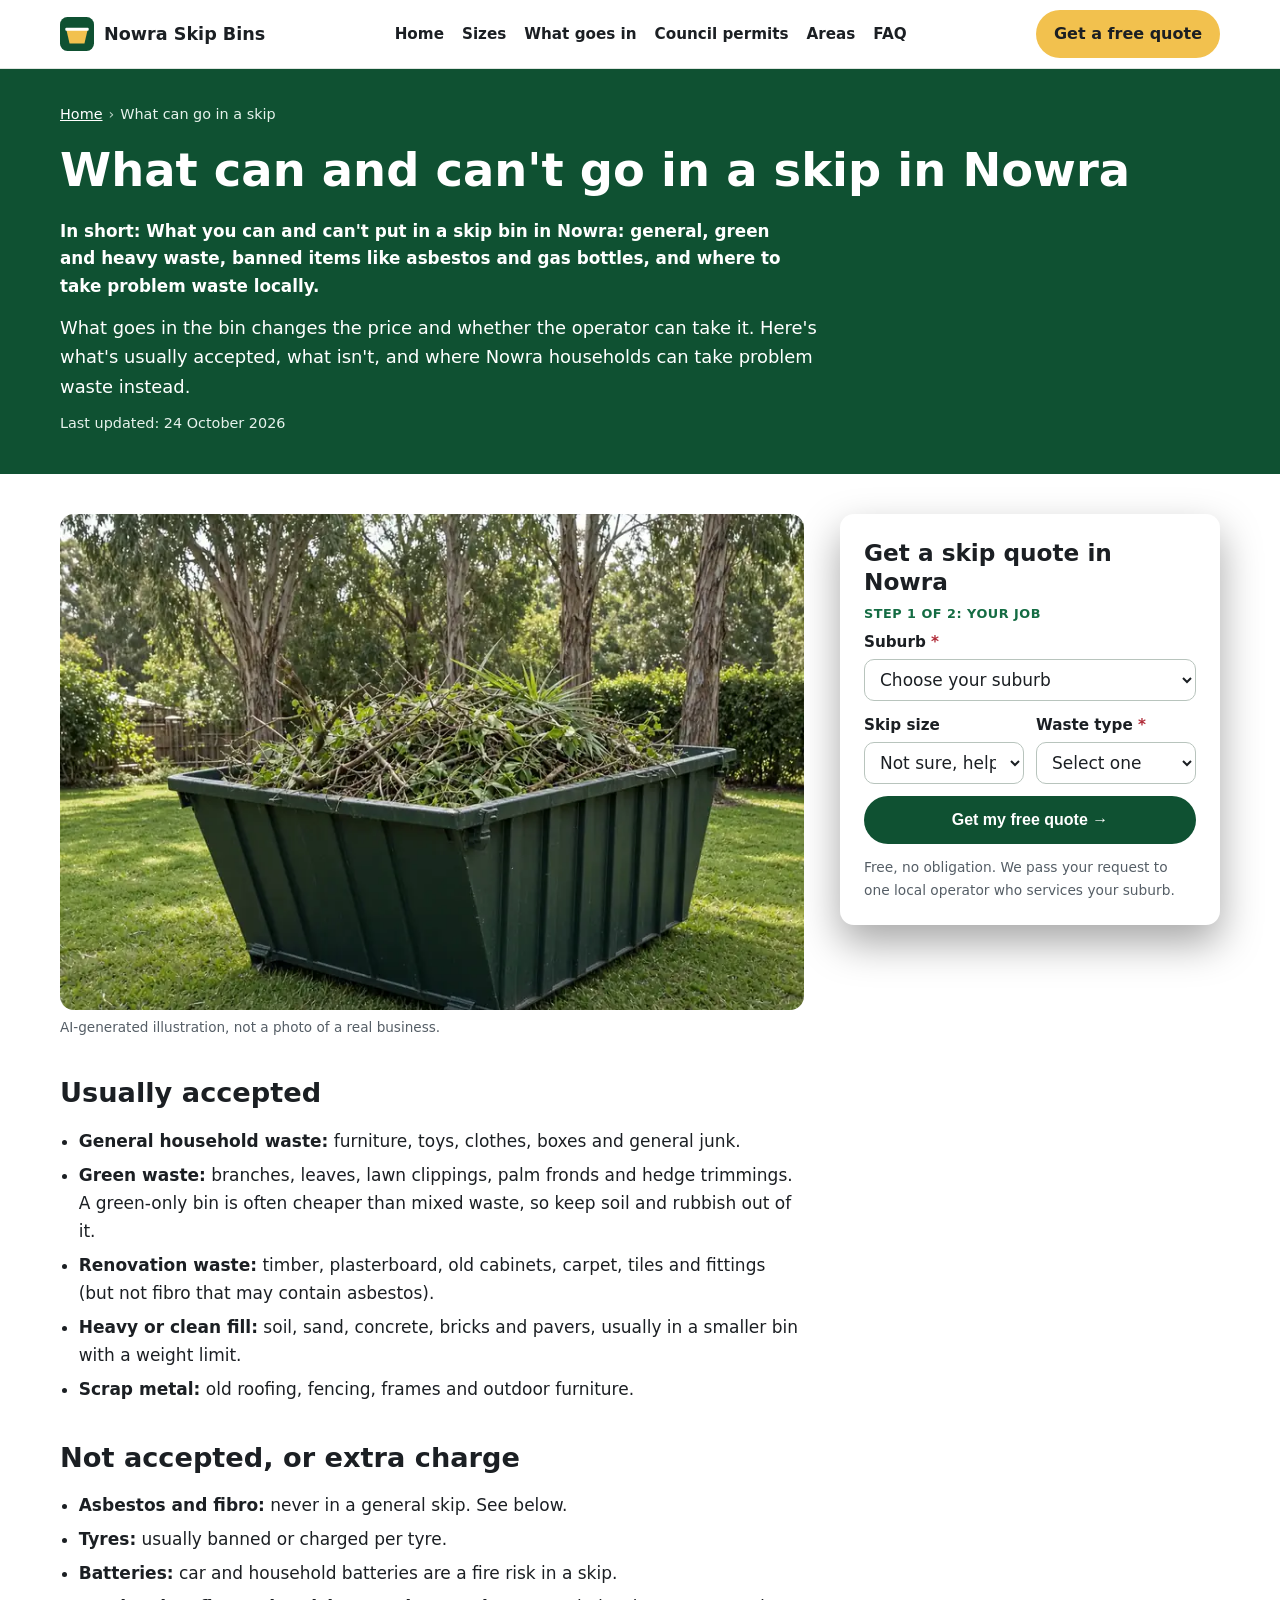
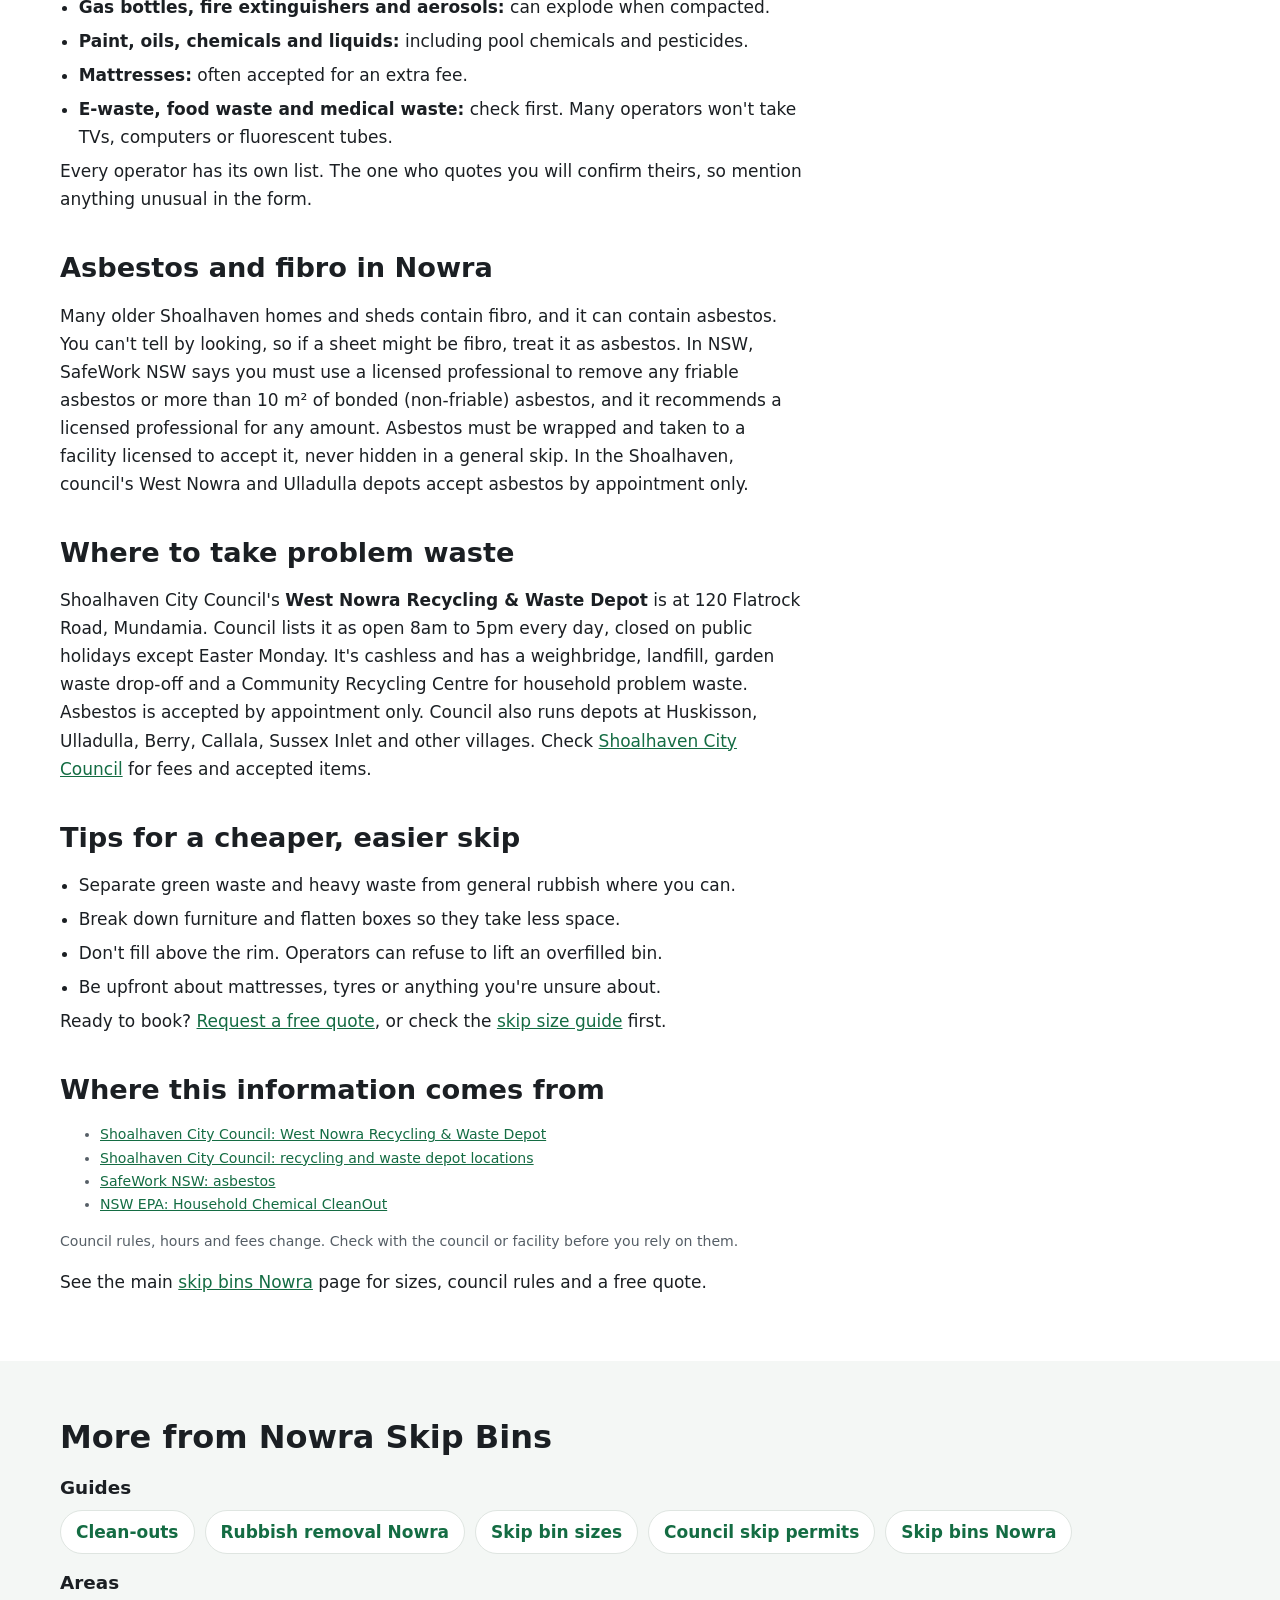
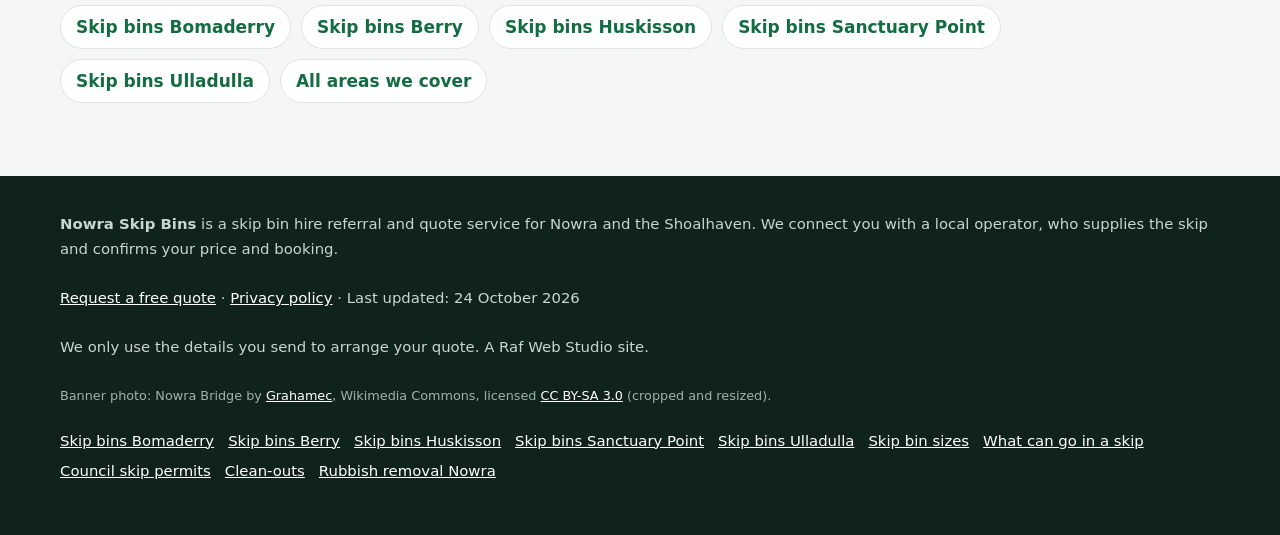
<file: what-can-go-in-a-skip/index.html>
<!doctype html>
<html lang="en-AU">
<head>
<meta charset="utf-8">
<meta name="viewport" content="width=device-width, initial-scale=1">
<title>What Can Go in a Skip Bin in Nowra? Accepted &amp; Banned Items</title>
<meta name="description" content="What you can and can&#x27;t put in a skip bin in Nowra: general, green and heavy waste, banned items like asbestos and gas bottles, and where to take problem waste locally.">
<link rel="canonical" href="https://nowraskipbins.com/what-can-go-in-a-skip/">
<link rel="icon" href="/favicon.svg" type="image/svg+xml">
<meta name="theme-color" content="#0f5132">
<meta property="og:type" content="article">
<meta property="og:locale" content="en_AU">
<meta property="og:site_name" content="Nowra Skip Bins">
<meta property="og:title" content="What Can Go in a Skip Bin in Nowra? Accepted &amp; Banned Items">
<meta property="og:description" content="What you can and can&#x27;t put in a skip bin in Nowra: general, green and heavy waste, banned items like asbestos and gas bottles, and where to take problem waste locally.">
<meta property="og:url" content="https://nowraskipbins.com/what-can-go-in-a-skip/">
<meta property="og:image" content="https://nowraskipbins.com/img/skip-truck-banner.webp">
<meta name="twitter:card" content="summary_large_image">
<script>document.documentElement.classList.add('js')</script>
<link rel="stylesheet" href="/styles.css">

<!-- Google tag (gtag.js) -->
<script async src="https://www.googletagmanager.com/gtag/js?id=G-CN5MRNNQ34"></script>
<script>
  window.dataLayer = window.dataLayer || [];
  function gtag(){dataLayer.push(arguments);}
  gtag('js', new Date());
  gtag('config', 'G-CN5MRNNQ34');
</script>

<script type="application/ld+json">
{
 "@context": "https://schema.org",
 "@type": "WebPage",
 "@id": "https://nowraskipbins.com/what-can-go-in-a-skip/#webpage",
 "url": "https://nowraskipbins.com/what-can-go-in-a-skip/",
 "name": "What Can Go in a Skip Bin in Nowra? Accepted & Banned Items",
 "description": "What you can and can't put in a skip bin in Nowra: general, green and heavy waste, banned items like asbestos and gas bottles, and where to take problem waste locally.",
 "inLanguage": "en-AU",
 "dateModified": "2026-10-24",
 "isPartOf": {
  "@id": "https://nowraskipbins.com/#website"
 }
}
</script>
<script type="application/ld+json">
{
 "@context": "https://schema.org",
 "@type": "BreadcrumbList",
 "itemListElement": [
  {
   "@type": "ListItem",
   "position": 1,
   "name": "Home",
   "item": "https://nowraskipbins.com/"
  },
  {
   "@type": "ListItem",
   "position": 2,
   "name": "What can go in a skip",
   "item": "https://nowraskipbins.com/what-can-go-in-a-skip/"
  }
 ]
}
</script>
<script type="application/ld+json">
{
 "@context": "https://schema.org",
 "@type": "Service",
 "@id": "https://nowraskipbins.com/what-can-go-in-a-skip/#service",
 "name": "Skip bin waste advice and quotes in Nowra",
 "serviceType": "Skip bin hire",
 "description": "What you can and can't put in a skip bin in Nowra: general, green and heavy waste, banned items like asbestos and gas bottles, and where to take problem waste locally.",
 "url": "https://nowraskipbins.com/what-can-go-in-a-skip/",
 "provider": {
  "@type": "Organization",
  "name": "Nowra Skip Bins",
  "url": "https://nowraskipbins.com/"
 },
 "areaServed": [
  {
   "@type": "Place",
   "name": "Nowra, NSW"
  }
 ]
}
</script>
</head>
<body>
<a class="skip-link" href="#main">Skip to content</a>

<header class="site-header">
  <div class="wrap">
    <a class="brand" href="/" aria-label="Nowra Skip Bins home">
      <svg viewBox="0 0 64 64" aria-hidden="true"><rect width="64" height="64" rx="14" fill="#0f5132"/><path d="M12 24h40l-6 26H18z" fill="#f2c14e"/><rect x="10" y="20" width="44" height="6" rx="2" fill="#fff"/></svg>
      Nowra Skip Bins
    </a>
    <nav class="nav" aria-label="Main">
      <a href="/">Home</a>
      <a href="/skip-bin-sizes/">Sizes</a>
      <a href="/what-can-go-in-a-skip/">What goes in</a>
      <a href="/skip-bin-council-permit/">Council permits</a>
      <a href="/#areas">Areas</a>
      <a href="/#faq">FAQ</a>
    </nav>
    <a class="btn btn-call header-call" href="#quote">Get a free quote</a>
  </div>
</header>

<main id="main">
<section class="page-hero" aria-labelledby="h1">
  <div class="wrap">
    <nav class="crumbs" aria-label="Breadcrumb"><ol><li><a href="https://nowraskipbins.com/">Home</a></li><li aria-current="page">What can go in a skip</li></ol></nav>
    <h1 id="h1">What can and can&#x27;t go in a skip in Nowra</h1>
    <p class="summary">In short: What you can and can&#x27;t put in a skip bin in Nowra: general, green and heavy waste, banned items like asbestos and gas bottles, and where to take problem waste locally.</p>
    <p class="lead">What goes in the bin changes the price and whether the operator can take it. Here's what's usually accepted, what isn't, and where Nowra households can take problem waste instead.</p>
    <p class="updated">Last updated: 24 October 2026</p>
  </div>
</section>
<div class="wrap page-grid">
  <article class="page-body">
<figure><img src="/img/job-green-waste.webp" width="900" height="600" style="aspect-ratio:3/2;object-fit:cover" alt="Illustration of a skip bin filled with garden waste" decoding="async"><figcaption>AI-generated illustration, not a photo of a real business.</figcaption></figure>
<h2>Usually accepted</h2>
<ul class="clean">
<li><strong>General household waste:</strong> furniture, toys, clothes, boxes and general junk.</li>
<li><strong>Green waste:</strong> branches, leaves, lawn clippings, palm fronds and hedge trimmings. A green-only bin is often cheaper than mixed waste, so keep soil and rubbish out of it.</li>
<li><strong>Renovation waste:</strong> timber, plasterboard, old cabinets, carpet, tiles and fittings (but not fibro that may contain asbestos).</li>
<li><strong>Heavy or clean fill:</strong> soil, sand, concrete, bricks and pavers, usually in a smaller bin with a weight limit.</li>
<li><strong>Scrap metal:</strong> old roofing, fencing, frames and outdoor furniture.</li></ul>
<h2>Not accepted, or extra charge</h2>
<ul class="clean">
<li><strong>Asbestos and fibro:</strong> never in a general skip. See below.</li>
<li><strong>Tyres:</strong> usually banned or charged per tyre.</li>
<li><strong>Batteries:</strong> car and household batteries are a fire risk in a skip.</li>
<li><strong>Gas bottles, fire extinguishers and aerosols:</strong> can explode when compacted.</li>
<li><strong>Paint, oils, chemicals and liquids:</strong> including pool chemicals and pesticides.</li>
<li><strong>Mattresses:</strong> often accepted for an extra fee.</li>
<li><strong>E-waste, food waste and medical waste:</strong> check first. Many operators won't take TVs, computers or fluorescent tubes.</li></ul>
<p>Every operator has its own list. The one who quotes you will confirm theirs, so mention anything unusual in the form.</p>
<h2>Asbestos and fibro in Nowra</h2>
<p>Many older Shoalhaven homes and sheds contain fibro, and it can contain asbestos. You can't tell by looking, so if a sheet might be fibro, treat it as asbestos. In NSW, SafeWork NSW says you must use a licensed professional to remove any friable asbestos or more than 10 m² of bonded (non-friable) asbestos, and it recommends a licensed professional for any amount. Asbestos must be wrapped and taken to a facility licensed to accept it, never hidden in a general skip. In the Shoalhaven, council's West Nowra and Ulladulla depots accept asbestos by appointment only.</p>
<h2>Where to take problem waste</h2>
<p>Shoalhaven City Council's <strong>West Nowra Recycling &amp; Waste Depot</strong> is at 120 Flatrock Road, Mundamia. Council lists it as open 8am to 5pm every day, closed on public holidays except Easter Monday. It's cashless and has a weighbridge, landfill, garden waste drop-off and a Community Recycling Centre for household problem waste. Asbestos is accepted by appointment only. Council also runs depots at Huskisson, Ulladulla, Berry, Callala, Sussex Inlet and other villages. Check <a href="https://www.shoalhaven.nsw.gov.au/" rel="noopener">Shoalhaven City Council</a> for fees and accepted items.</p>
<h2>Tips for a cheaper, easier skip</h2>
<ul class="clean"><li>Separate green waste and heavy waste from general rubbish where you can.</li><li>Break down furniture and flatten boxes so they take less space.</li><li>Don't fill above the rim. Operators can refuse to lift an overfilled bin.</li><li>Be upfront about mattresses, tyres or anything you're unsure about.</li></ul><p>Ready to book? <a href="#quote">Request a free quote</a>, or check the <a href="/skip-bin-sizes/">skip size guide</a> first.</p>
<h2>Where this information comes from</h2>
<ul class="sources"><li><a href="https://www.shoalhaven.nsw.gov.au/Home-and-property/Recycling-and-waste/Recycling-and-waste-depots/Depot-locations/West-Nowra-Recycling-Waste-Depot" rel="noopener">Shoalhaven City Council: West Nowra Recycling &amp; Waste Depot</a></li><li><a href="https://www.shoalhaven.nsw.gov.au/Home-and-property/Recycling-and-waste/Recycling-and-waste-depots/Depot-locations" rel="noopener">Shoalhaven City Council: recycling and waste depot locations</a></li><li><a href="https://www.safework.nsw.gov.au/hazards-a-z/asbestos" rel="noopener">SafeWork NSW: asbestos</a></li><li><a href="https://www.epa.nsw.gov.au/" rel="noopener">NSW EPA: Household Chemical CleanOut</a></li></ul>
<p class="sources">Council rules, hours and fees change. Check with the council or facility before you rely on them.</p>

<p class="home-link">See the main <a href="/">skip bins Nowra</a> page for sizes, council rules and a free quote.</p>
  </article>
  <aside class="page-aside">
    <div class="hero-form-card" id="quote">
      <h2 id="quote-h">Get a skip quote in Nowra</h2>
      <form class="quote-form two-step" id="quote-form" action="https://formsubmit.co/9612dce8081255a69eed6b05b863e329" method="post" novalidate>
        <input type="hidden" name="_subject" value="New skip bin quote – nowraskipbins.com">
        <input type="hidden" name="_captcha" value="true">
        <input type="hidden" name="_template" value="table">
        <input type="hidden" name="_next" value="https://nowraskipbins.com/thanks.html">
        <input type="text" name="_honey" style="display:none" tabindex="-1" autocomplete="off" aria-hidden="true">
        <input type="hidden" name="source" value="nowraskipbins.com">
        <input type="hidden" name="page" value="/what-can-go-in-a-skip/">
        <fieldset class="step step-1">
          <legend class="step-label">Step 1 of 2: your job</legend>
          <div class="full"><label for="suburb">Suburb <span class="req" aria-hidden="true">*</span></label>
            <select id="suburb" name="suburb" required><option value="">Choose your suburb</option><option>Nowra</option><option>North Nowra</option><option>South Nowra</option><option>West Nowra</option><option>Bomaderry</option><option>Worrigee</option><option>Cambewarra</option><option>Terara</option><option>Berry</option><option>Shoalhaven Heads</option><option>Greenwell Point</option><option>Culburra Beach</option><option>Callala Bay</option><option>Huskisson</option><option>Vincentia</option><option>St Georges Basin</option><option>Sanctuary Point</option><option>Basin View</option><option>Erowal Bay</option><option>Sussex Inlet</option><option>Ulladulla</option><option value="Other">Other (tell us below)</option></select></div>
          <div class="full other-wrap"><label for="suburb_other">Other suburb</label><input id="suburb_other" name="suburb_other" type="text" autocomplete="address-level2"></div>
          <div><label for="size">Skip size</label>
            <select id="size" name="skip_size"><option value="Not sure">Not sure, help me choose</option><option>Skip bag (about 1 m³)</option><option>2 m³</option><option>3 m³</option><option>4 m³</option><option>6 m³</option><option>8 m³</option><option>9 m³</option><option>10–12 m³</option></select></div>
          <div><label for="waste">Waste type <span class="req" aria-hidden="true">*</span></label>
            <select id="waste" name="waste_type" required><option value="">Select one</option><option>General household</option><option>Green waste</option><option>Mixed renovation / building</option><option>Soil, concrete or bricks</option><option>Mixed, not sure</option><option>May contain asbestos</option></select></div>
          <div class="full js-only"><button class="btn btn-primary btn-block" type="button" id="to-step-2">Get my free quote →</button></div>
          <p class="microcopy full">Free, no obligation. We pass your request to one local operator who services your suburb.</p>
          <p class="form-error full" id="step1-error" role="alert" hidden>Please choose your suburb and waste type.</p>
        </fieldset>
        <fieldset class="step step-2" id="step-2">
          <legend class="step-label">Step 2 of 2: your details</legend>
          <div><label for="name">Name <span class="req" aria-hidden="true">*</span></label><input id="name" name="name" type="text" autocomplete="name" required></div>
          <div><label for="phone">Phone <span class="req" aria-hidden="true">*</span></label><input id="phone" name="phone" type="tel" autocomplete="tel" inputmode="tel" required></div>
          <div><label for="email">Email</label><input id="email" name="email" type="email" autocomplete="email"></div>
          <div><label for="date">Delivery date</label><input id="date" name="delivery_date" type="date"></div>
          <div class="full"><label for="message">Anything else?</label><textarea id="message" name="message" rows="2" placeholder="e.g. bathroom reno, bin on the driveway, steep access, 7 days"></textarea></div>
          <p class="consent full">By sending this form you agree we can share your details with one local skip bin operator so they can quote for your job. See our <a href="/privacy.html">privacy policy</a>.</p>
          <div class="full step2-actions"><button class="btn btn-primary" type="submit">Send my quote request</button><button class="btn-link js-only" type="button" id="back-1">← Back</button></div>
        </fieldset>
      </form>
    </div>
  </aside>
</div>
<section class="alt" aria-labelledby="more-h">
  <div class="wrap">
    <h2 id="more-h">More from Nowra Skip Bins</h2>
    <h3>Guides</h3>
    <ul class="link-list"><li><a href="/clean-outs/">Clean-outs</a></li><li><a href="/rubbish-removal-nowra/">Rubbish removal Nowra</a></li><li><a href="/skip-bin-sizes/">Skip bin sizes</a></li><li><a href="/skip-bin-council-permit/">Council skip permits</a></li><li><a href="/">Skip bins Nowra</a></li></ul>
    <h3>Areas</h3>
    <ul class="link-list"><li><a href="/skip-bins-bomaderry/">Skip bins Bomaderry</a></li><li><a href="/skip-bins-berry/">Skip bins Berry</a></li><li><a href="/skip-bins-huskisson/">Skip bins Huskisson</a></li><li><a href="/skip-bins-sanctuary-point/">Skip bins Sanctuary Point</a></li><li><a href="/skip-bins-ulladulla/">Skip bins Ulladulla</a></li><li><a href="/#areas">All areas we cover</a></li></ul>
  </div>
</section>
</main>

<footer class="site-footer">
  <div class="wrap">
    <p><strong>Nowra Skip Bins</strong> is a skip bin hire referral and quote service for Nowra and the Shoalhaven. We connect you with a local operator, who supplies the skip and confirms your price and booking.</p>
    <p><a href="#quote">Request a free quote</a> · <a href="/privacy.html">Privacy policy</a> · Last updated: 24 October 2026</p>
    <p>We only use the details you send to arrange your quote. A Raf Web Studio site.</p>
    <p class="credits">Banner photo: Nowra Bridge by <a href="https://commons.wikimedia.org/wiki/File:Nowra_Bridge.jpg" rel="noopener">Grahamec</a>, Wikimedia Commons, licensed <a href="https://creativecommons.org/licenses/by-sa/3.0/" rel="noopener">CC BY-SA 3.0</a> (cropped and resized).</p>
    <p class="footer-links"><a href="/skip-bins-bomaderry/">Skip bins Bomaderry</a> <a href="/skip-bins-berry/">Skip bins Berry</a> <a href="/skip-bins-huskisson/">Skip bins Huskisson</a> <a href="/skip-bins-sanctuary-point/">Skip bins Sanctuary Point</a> <a href="/skip-bins-ulladulla/">Skip bins Ulladulla</a> <a href="/skip-bin-sizes/">Skip bin sizes</a> <a href="/what-can-go-in-a-skip/">What can go in a skip</a> <a href="/skip-bin-council-permit/">Council skip permits</a> <a href="/clean-outs/">Clean-outs</a> <a href="/rubbish-removal-nowra/">Rubbish removal Nowra</a></p>
  </div>
</footer>

<div class="mobile-call" aria-label="Quick contact">
  <a class="btn btn-call" href="#quote">Get a free quote</a>
</div>
<script src="/form.js" defer></script>
</body>
</html>
</file>
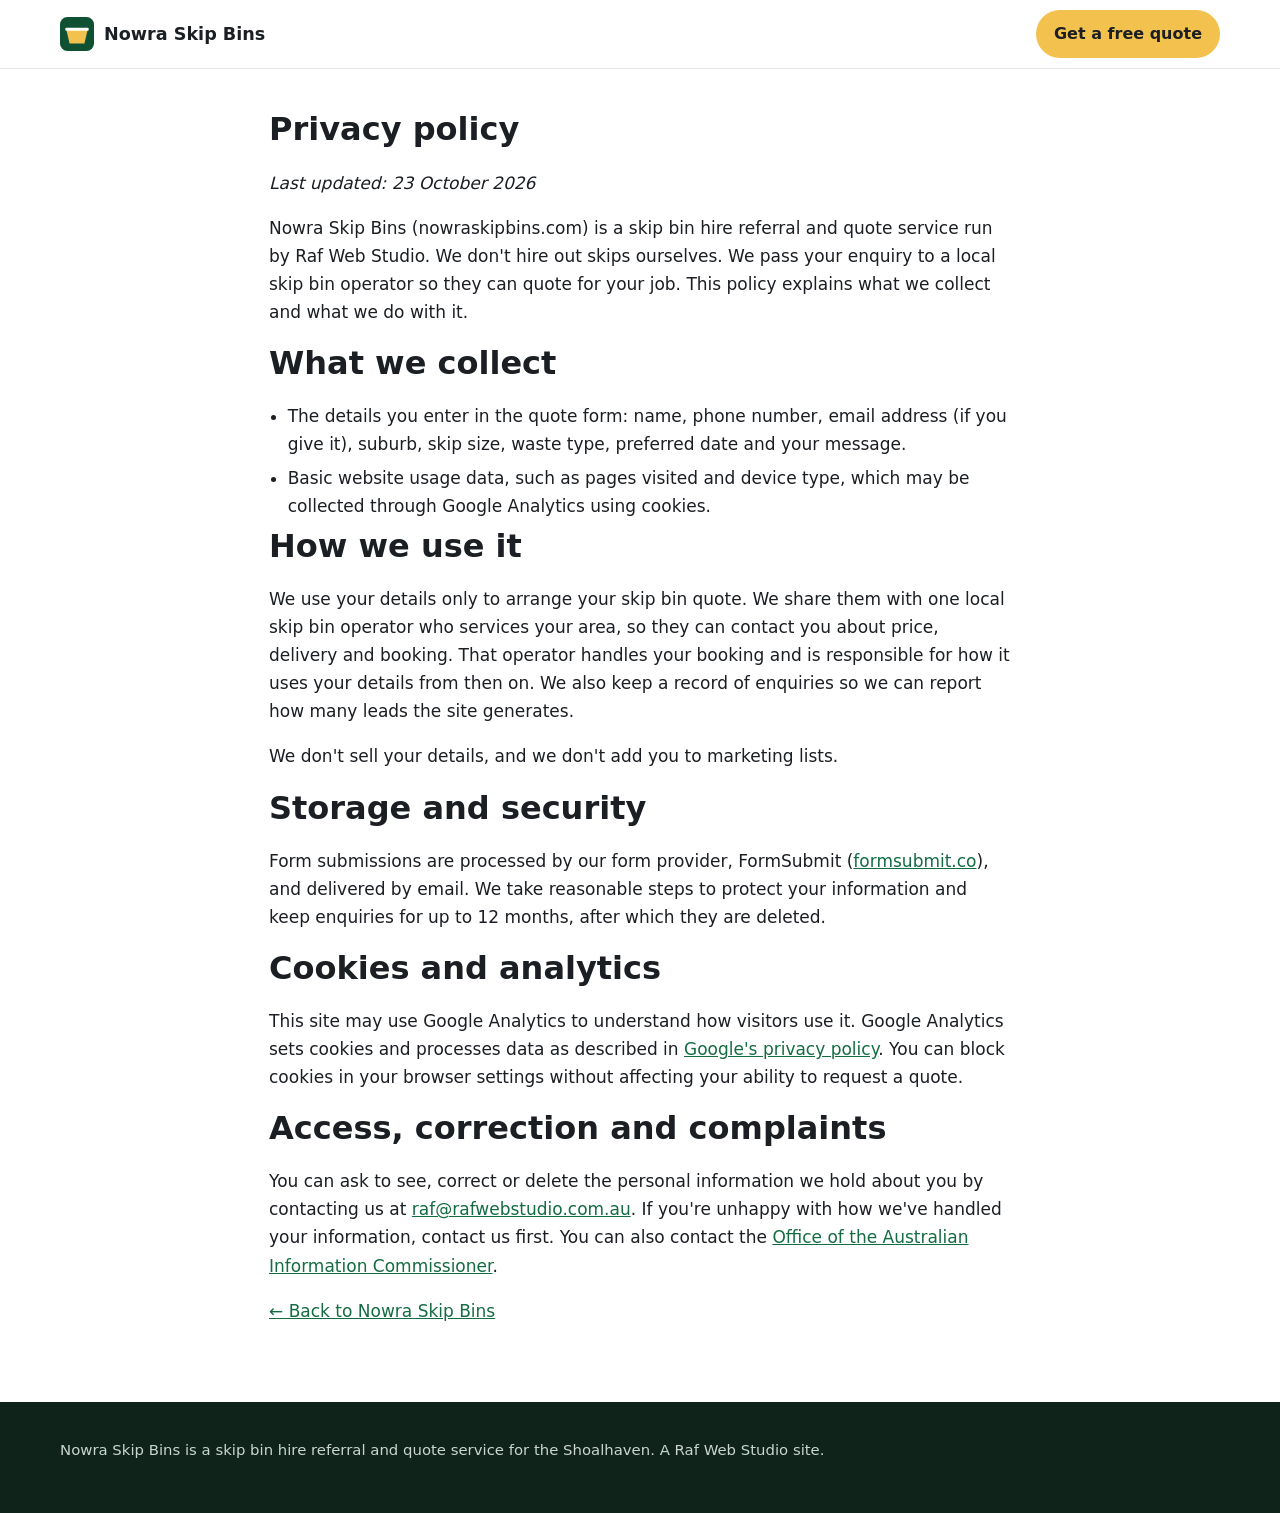
<file: privacy.html>
<!doctype html>
<html lang="en-AU">
<head>
<meta charset="utf-8">
<meta name="viewport" content="width=device-width, initial-scale=1">
<title>Privacy Policy | Nowra Skip Bins</title>
<meta name="description" content="How Nowra Skip Bins collects, uses and shares the details you send when you request a skip bin hire quote.">
<link rel="canonical" href="https://nowraskipbins.com/privacy.html">
<link rel="icon" href="favicon.svg" type="image/svg+xml">
<link rel="stylesheet" href="styles.css">
<!-- Google tag (gtag.js) -->
<script async src="https://www.googletagmanager.com/gtag/js?id=G-CN5MRNNQ34"></script>
<script>
  window.dataLayer = window.dataLayer || [];
  function gtag(){dataLayer.push(arguments);}
  gtag('js', new Date());
  gtag('config', 'G-CN5MRNNQ34');
</script>
</head>
<body>
<a class="skip-link" href="#main">Skip to content</a>
<header class="site-header">
  <div class="wrap">
    <a class="brand" href="/" aria-label="Nowra Skip Bins home">
      <svg viewBox="0 0 64 64" aria-hidden="true"><rect width="64" height="64" rx="14" fill="#0f5132"/><path d="M12 24h40l-6 26H18z" fill="#f2c14e"/><rect x="10" y="20" width="44" height="6" rx="2" fill="#fff"/></svg>
      Nowra Skip Bins
    </a>
    <a class="btn btn-call header-call" href="/#quote">Get a free quote</a>
  </div>
</header>
<main id="main" class="legal">
  <h1>Privacy policy</h1>
  <p><em>Last updated: 23 October 2026</em></p>
  <p>Nowra Skip Bins (nowraskipbins.com) is a skip bin hire referral and quote service run by Raf Web Studio. We don't hire out skips ourselves. We pass your enquiry to a local skip bin operator so they can quote for your job. This policy explains what we collect and what we do with it.</p>

  <h2>What we collect</h2>
  <ul class="clean">
    <li>The details you enter in the quote form: name, phone number, email address (if you give it), suburb, skip size, waste type, preferred date and your message.</li>
    <li>Basic website usage data, such as pages visited and device type, which may be collected through Google Analytics using cookies.</li>
  </ul>

  <h2>How we use it</h2>
  <p>We use your details only to arrange your skip bin quote. We share them with one local skip bin operator who services your area, so they can contact you about price, delivery and booking. That operator handles your booking and is responsible for how it uses your details from then on. We also keep a record of enquiries so we can report how many leads the site generates.</p>
  <p>We don't sell your details, and we don't add you to marketing lists.</p>

  <h2>Storage and security</h2>
  <p>Form submissions are processed by our form provider, FormSubmit (<a href="https://formsubmit.co/" rel="noopener">formsubmit.co</a>), and delivered by email. We take reasonable steps to protect your information and keep enquiries for up to 12 months, after which they are deleted.</p>

  <h2>Cookies and analytics</h2>
  <p>This site may use Google Analytics to understand how visitors use it. Google Analytics sets cookies and processes data as described in <a href="https://policies.google.com/privacy" rel="noopener">Google's privacy policy</a>. You can block cookies in your browser settings without affecting your ability to request a quote.</p>

  <h2>Access, correction and complaints</h2>
  <p>You can ask to see, correct or delete the personal information we hold about you by contacting us at <a href="mailto:raf@rafwebstudio.com.au">raf@rafwebstudio.com.au</a>. If you're unhappy with how we've handled your information, contact us first. You can also contact the <a href="https://www.oaic.gov.au/" rel="noopener">Office of the Australian Information Commissioner</a>.</p>

  <p><a href="/">&larr; Back to Nowra Skip Bins</a></p>
</main>
<footer class="site-footer">
  <div class="wrap">
    <p>Nowra Skip Bins is a skip bin hire referral and quote service for the Shoalhaven. A Raf Web Studio site.</p>
  </div>
</footer>
</body>
</html>
</file>
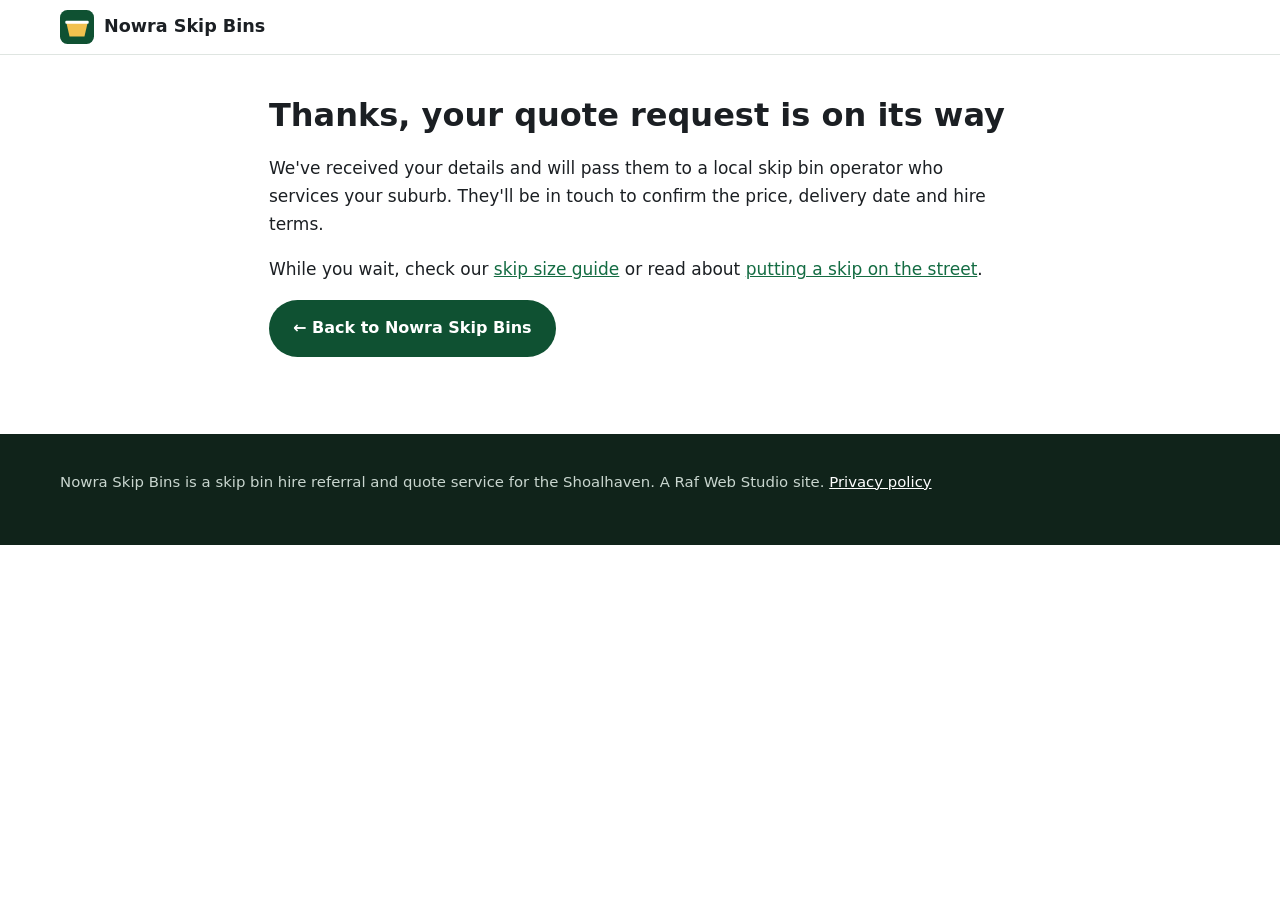
<file: thanks.html>
<!doctype html>
<html lang="en-AU">
<head>
<meta charset="utf-8">
<meta name="viewport" content="width=device-width, initial-scale=1">
<title>Thanks, we've got your quote request | Nowra Skip Bins</title>
<meta name="robots" content="noindex, nofollow">
<link rel="icon" href="favicon.svg" type="image/svg+xml">
<link rel="stylesheet" href="styles.css">
<!-- Google tag (gtag.js) -->
<script async src="https://www.googletagmanager.com/gtag/js?id=G-CN5MRNNQ34"></script>
<script>
  window.dataLayer = window.dataLayer || [];
  function gtag(){dataLayer.push(arguments);}
  gtag('js', new Date());
  gtag('config', 'G-CN5MRNNQ34');
</script>
<script>gtag('event', 'generate_lead', {form_name: 'skip_bin_quote', source: 'nowraskipbins.com'});</script>
</head>
<body>
<a class="skip-link" href="#main">Skip to content</a>
<header class="site-header">
  <div class="wrap">
    <a class="brand" href="/" aria-label="Nowra Skip Bins home">
      <svg viewBox="0 0 64 64" aria-hidden="true"><rect width="64" height="64" rx="14" fill="#0f5132"/><path d="M12 24h40l-6 26H18z" fill="#f2c14e"/><rect x="10" y="20" width="44" height="6" rx="2" fill="#fff"/></svg>
      Nowra Skip Bins
    </a>
  </div>
</header>
<main id="main" class="legal">
  <h1>Thanks, your quote request is on its way</h1>
  <p>We've received your details and will pass them to a local skip bin operator who services your suburb. They'll be in touch to confirm the price, delivery date and hire terms.</p>
  <p>While you wait, check our <a href="/#sizes">skip size guide</a> or read about <a href="/#council">putting a skip on the street</a>.</p>
  <p><a class="btn btn-primary" href="/">&larr; Back to Nowra Skip Bins</a></p>
</main>
<footer class="site-footer">
  <div class="wrap">
    <p>Nowra Skip Bins is a skip bin hire referral and quote service for the Shoalhaven. A Raf Web Studio site. <a href="privacy.html">Privacy policy</a></p>
  </div>
</footer>
</body>
</html>
</file>
<file: styles.css>
:root{
  --green:#0f5132;--green-2:#146c43;--yellow:#f2c14e;--ink:#1b1f23;--muted:#555e66;
  --bg:#ffffff;--soft:#f4f7f5;--line:#dfe5e1;--radius:14px;--max:1200px;
}
*{box-sizing:border-box}
html{scroll-behavior:smooth}
body{margin:0;font-family:system-ui,-apple-system,"Segoe UI",Roboto,Arial,sans-serif;color:var(--ink);background:var(--bg);line-height:1.65;font-size:17px;padding-bottom:72px}
@media(min-width:800px){body{padding-bottom:0}}
img,svg{max-width:100%}
a{color:var(--green-2)}
a:focus-visible,button:focus-visible,input:focus-visible,select:focus-visible,textarea:focus-visible{outline:3px solid var(--yellow);outline-offset:2px}
.wrap{max-width:var(--max);margin:0 auto;padding:0 20px}
.skip-link{position:absolute;left:-999px;top:0;background:#fff;padding:8px 12px;z-index:100}
.skip-link:focus{left:8px}
h1,h2,h3{line-height:1.25;margin:0 0 .6em}
h1{font-size:clamp(1.9rem,4.5vw,2.9rem)}
h2{font-size:clamp(1.5rem,3vw,2rem);margin-top:0}
h3{font-size:1.15rem}
p{margin:0 0 1em}

/* header */
.site-header{background:#fff;border-bottom:1px solid var(--line);position:sticky;top:0;z-index:50}
.site-header .wrap{display:flex;align-items:center;justify-content:space-between;gap:16px;padding-top:10px;padding-bottom:10px}
.brand{display:flex;align-items:center;gap:10px;font-weight:800;color:var(--ink);text-decoration:none;font-size:1.1rem}
.brand svg{width:34px;height:34px}
.nav{display:none;gap:18px}
.nav a{color:var(--ink);text-decoration:none;font-weight:600;font-size:.95rem}
.nav a:hover{color:var(--green-2)}
@media(min-width:900px){.nav{display:flex}}

/* buttons */
.btn{display:inline-flex;align-items:center;justify-content:center;gap:8px;font-weight:700;border-radius:999px;padding:13px 22px;text-decoration:none;border:2px solid transparent;cursor:pointer;font-size:1rem}
.btn svg{width:20px;height:20px}
.btn-call{background:var(--yellow);color:#1b1f23}
.btn-call:hover{background:#e8b230}
.btn-ghost{background:transparent;color:#fff;border-color:rgba(255,255,255,.7)}
.btn-ghost:hover{background:rgba(255,255,255,.12)}
.btn-primary{background:var(--green);color:#fff}
.btn-primary:hover{background:var(--green-2)}
.header-call{display:none}
@media(min-width:600px){.header-call{display:inline-flex;padding:9px 16px}}

/* hero */
.hero{background:linear-gradient(135deg,#0f5132 0%,#146c43 60%,#1a7f50 100%);color:#fff;padding:48px 0 56px}
.hero .wrap{display:grid;gap:32px}
@media(min-width:900px){.hero .wrap{grid-template-columns:1.15fr .85fr;align-items:center}}
.hero p.lead{font-size:1.15rem;color:#e6f2ec;max-width:38em}
.hero .ctas{display:flex;flex-wrap:wrap;gap:12px;margin:22px 0 18px}
.ticks{list-style:none;padding:0;margin:0;display:grid;gap:6px;color:#e6f2ec}
.ticks li{display:flex;gap:8px;align-items:flex-start}
.ticks svg{flex:0 0 20px;width:20px;height:20px;margin-top:3px}
.hero-card{background:#fff;color:var(--ink);border-radius:var(--radius);padding:22px;box-shadow:0 12px 30px rgba(0,0,0,.18)}
.hero-card h2{font-size:1.25rem}
.hero-card ol{margin:0;padding-left:1.2em}
.hero-card li{margin-bottom:.5em}

/* sections */
section{padding:56px 0}
section.alt{background:var(--soft)}
.intro{max-width:46em}
.grid{display:grid;gap:18px}
@media(min-width:700px){.grid-2{grid-template-columns:1fr 1fr}.grid-3{grid-template-columns:repeat(3,1fr)}}
.card{background:#fff;border:1px solid var(--line);border-radius:var(--radius);padding:20px}
.card .size{display:inline-block;background:var(--green);color:#fff;font-weight:800;border-radius:8px;padding:3px 10px;margin-bottom:8px}
.icon{width:36px;height:36px;color:var(--green);margin-bottom:6px}

table{width:100%;border-collapse:collapse;background:#fff;border-radius:var(--radius);overflow:hidden;border:1px solid var(--line)}
caption{text-align:left;font-weight:700;padding:0 0 10px}
th,td{padding:12px 14px;text-align:left;border-bottom:1px solid var(--line);vertical-align:top}
th{background:#e9f1ec;font-size:.95rem}
.table-scroll{overflow-x:auto}
.note{font-size:.93rem;color:var(--muted)}
.yes h3{color:var(--green)}
.no h3{color:#b02a37}
ul.clean{padding-left:1.1em;margin:0}
ul.clean li{margin-bottom:.35em}

.areas{display:flex;flex-wrap:wrap;gap:8px;list-style:none;padding:0;margin:0 0 1em}
.areas li{background:#fff;border:1px solid var(--line);border-radius:999px;padding:6px 14px;font-size:.95rem}

/* faq */
details{background:#fff;border:1px solid var(--line);border-radius:var(--radius);padding:4px 18px;margin-bottom:10px}
summary{cursor:pointer;font-weight:700;padding:12px 0;list-style:none}
summary::-webkit-details-marker{display:none}
summary::after{content:"+";float:right;font-size:1.3rem;line-height:1;color:var(--green)}
details[open] summary::after{content:"–"}

/* form */
.quote{background:var(--green);color:#fff}
.quote .wrap{display:grid;gap:28px}
@media(min-width:900px){.quote .wrap{grid-template-columns:.8fr 1.2fr}}
.quote p{color:#e6f2ec}
form.quote-form{background:#fff;color:var(--ink);border-radius:var(--radius);padding:22px;display:grid;gap:14px}
@media(min-width:600px){form.quote-form{grid-template-columns:1fr 1fr}.full{grid-column:1/-1}}
label{display:block;font-weight:600;font-size:.95rem;margin-bottom:4px}
input,select,textarea{width:100%;font:inherit;padding:11px 12px;border:1.5px solid #b8c4bd;border-radius:10px;background:#fff;color:var(--ink)}
textarea{min-height:110px;resize:vertical}
.req{color:#b02a37}
.consent{font-size:.88rem;color:var(--muted)}

/* footer */
.site-footer{background:#10231a;color:#c9d6cf;padding:36px 0;font-size:.93rem}
.site-footer a{color:#fff}
.site-footer .wrap{display:grid;gap:10px}

/* sticky mobile call bar */
.mobile-call{position:fixed;left:0;right:0;bottom:0;z-index:60;display:flex;gap:8px;padding:10px 12px;background:#fff;border-top:1px solid var(--line);box-shadow:0 -6px 18px rgba(0,0,0,.08)}
.mobile-call .btn{flex:1;padding:12px 10px}
@media(min-width:800px){.mobile-call{display:none}}

.legal{max-width:46em;padding:40px 20px 60px;margin:0 auto}
.legal h1{font-size:2rem}

/* images */
.about-grid{display:grid;gap:28px;align-items:center}
@media(min-width:900px){.about-grid{grid-template-columns:1.2fr .8fr}}
figure{margin:0}
.photo img{width:100%;height:auto;display:block;border-radius:var(--radius)}
.photo figcaption,.size-figs figcaption{font-size:.85rem;color:var(--muted);margin-top:6px}
.local-photo{max-width:720px;margin-top:8px}
.size-figs{display:grid;gap:14px;margin:6px 0 10px;grid-template-columns:1fr}
@media(min-width:600px){.size-figs{grid-template-columns:1fr 1fr}}
.size-figs img{width:100%;height:auto;display:block;border-radius:10px;border:1px solid var(--line);background:#f4f7f5}
.size-figs figcaption{font-weight:700;color:var(--ink)}
.credits{font-size:.8rem;color:#9fb3a8}

/* banner hero */
.hero{position:relative;overflow:hidden;background:#10231a;padding:56px 0 64px}
.hero-bg,.hero-bg img{position:absolute;inset:0;width:100%;height:100%}
.hero-bg img{object-fit:cover;object-position:center 40%;filter:brightness(1.08)}
.hero::before{content:"";position:absolute;inset:0;z-index:1;background:linear-gradient(90deg,rgba(8,24,16,.58) 0%,rgba(8,24,16,.36) 45%,rgba(8,24,16,.14) 100%)}
.hero .wrap.hero-grid{position:relative;z-index:2;display:grid;gap:32px;align-items:center}
@media(min-width:960px){.hero .wrap.hero-grid{grid-template-columns:1.05fr .95fr;gap:48px}.hero{padding:72px 0 80px}}
.hero h1{text-shadow:0 2px 4px rgba(0,0,0,.45),0 4px 22px rgba(0,0,0,.45)}
.hero .lead,.hero .updated{text-shadow:0 1px 3px rgba(0,0,0,.6)}
.hero-copy .ticks{margin:6px 0 20px}
.hero-copy .ctas{margin:0}
.hero-form-card{background:#fff;color:var(--ink);border-radius:var(--radius);padding:24px;box-shadow:0 18px 40px rgba(0,0,0,.35);scroll-margin-top:80px}
.hero-form-card h2{font-size:1.45rem;margin-bottom:.3em}
.hero-form-card .form-intro{color:var(--muted);font-size:.95rem;margin-bottom:12px}
.hero-form-card form.quote-form{padding:0;box-shadow:none;border-radius:0;gap:12px}
.hero-form-card input,.hero-form-card select,.hero-form-card textarea{padding:9px 11px}
.hero-form-card textarea{min-height:72px}
.hero-form-card .consent{margin:10px 0 0}
.photo-credit{position:absolute;right:10px;bottom:6px;z-index:2;margin:0;font-size:.72rem;color:rgba(255,255,255,.8)}
.photo-credit a{color:#fff}
.how-card{background:#fff;color:var(--ink);border-radius:var(--radius);padding:22px}
.how-card ol{margin:0;padding-left:1.2em}.how-card li{margin-bottom:.5em}

/* v2 */
.hero .lead{color:#fff}
.updated{font-size:.85rem;color:#e6f2ec;margin:14px 0 0}
.updated-dark{font-size:.9rem;color:var(--muted);font-weight:600;margin-top:-.4em}
fieldset{border:0;margin:0;padding:0;min-width:0}
.step{display:grid;gap:12px;grid-template-columns:1fr}
@media(min-width:600px){.step{grid-template-columns:1fr 1fr}}
.step-label{font-size:.8rem;font-weight:700;text-transform:uppercase;letter-spacing:.04em;color:var(--green-2);margin-bottom:6px;padding:0}
.step-2{margin-top:16px}
.js .is-step-1 .step-2{display:none}
.js .is-step-2 .step-1{display:none}
.js .is-step-2 .step-2{margin-top:0}
.js-only{display:none}
.js .js-only{display:block}
.js .step2-actions .js-only{display:inline-block}
.other-wrap{display:none}.other-wrap.show{display:block}
html:not(.js) .other-wrap{display:block}
.btn-block{width:100%}
.btn-link{background:none;border:0;color:var(--green-2);font:inherit;font-weight:600;cursor:pointer;margin-left:14px;text-decoration:underline}
.microcopy{font-size:.86rem;color:var(--muted);margin:0}
.form-error{color:#b02a37;font-weight:600;font-size:.9rem;margin:0}
[aria-invalid="true"]{border-color:#b02a37}
.hero-form-card .quote-form{display:block}
.trust{background:#10231a;color:#e6f2ec;padding:16px 0}
.trust-list{list-style:none;margin:0 auto;display:grid;gap:10px 24px;grid-template-columns:1fr}
@media(min-width:700px){.trust-list{grid-template-columns:1fr 1fr}}
@media(min-width:1000px){.trust-list{grid-template-columns:repeat(4,1fr)}}
.trust-list li{display:flex;gap:8px;align-items:flex-start;font-size:.95rem}
.trust-list svg{flex:0 0 20px;width:20px;height:20px;color:var(--yellow);margin-top:3px}
.trust-list strong{color:#fff}
ol.steps{list-style:none;padding:0;margin:0 0 16px}
.step-num{display:inline-grid;place-items:center;width:34px;height:34px;border-radius:50%;background:var(--yellow);color:#1b1f23;font-weight:800;margin-bottom:8px}
.equiv{font-weight:700;color:var(--green-2);margin:-.2em 0 .5em}
.price-table td{white-space:nowrap}
.area-groups{display:grid;gap:8px 28px;margin-bottom:12px}
@media(min-width:800px){.area-groups{grid-template-columns:1fr 1fr}}
.area-group h3{font-size:1rem;margin:10px 0 8px}
/* photo cards */
.photo-cards{display:grid;gap:20px;grid-template-columns:1fr;margin:10px 0 28px}
@media(min-width:620px){.photo-cards{grid-template-columns:1fr 1fr}}
@media(min-width:1000px){.photo-cards{grid-template-columns:repeat(4,1fr)}}
.photo-card{position:relative;display:flex;flex-direction:column;background:#fff;border:1px solid var(--line);border-radius:var(--radius);overflow:hidden;text-decoration:none;color:var(--ink);box-shadow:0 6px 18px rgba(0,0,0,.06);transition:transform .15s,box-shadow .15s}
.photo-card:hover{transform:translateY(-2px);box-shadow:0 10px 24px rgba(0,0,0,.1)}
.pc-img{display:block;aspect-ratio:4/3;overflow:hidden;background:#f4f7f5}
.pc-img img{width:100%;height:100%;object-fit:cover;display:block}
.pc-svg img{object-fit:contain;padding:12px}
.pc-icon{position:absolute;left:18px;top:-26px;width:52px;height:52px;border-radius:50%;background:var(--yellow);color:#10231a;display:grid;place-items:center;border:4px solid #fff;box-shadow:0 4px 10px rgba(0,0,0,.15)}
.pc-icon svg{width:24px;height:24px}
.pc-body{position:relative;display:block;padding:34px 18px 18px}
.pc-title{display:block;font-size:1.1rem;margin-bottom:6px}
.pc-text{display:block;font-size:.95rem;color:var(--muted)}
.more-jobs h3{margin-bottom:.4em}
/* truck band */
.band-wrap{padding:8px 0 48px}
.truck-band{position:relative;border-radius:var(--radius);overflow:hidden;min-height:260px;display:flex;align-items:flex-end}
.truck-band img{position:absolute;inset:0;width:100%;height:100%;object-fit:cover;object-position:center 60%}
.truck-band::after{content:"";position:absolute;inset:0;background:linear-gradient(90deg,rgba(8,24,16,.72) 0%,rgba(8,24,16,.35) 55%,rgba(8,24,16,0) 100%)}
.band-text{position:relative;z-index:1;padding:28px;max-width:560px}
.band-line{color:#fff;font-size:clamp(1.4rem,3vw,2rem);font-weight:800;line-height:1.2;margin:0 0 16px;text-shadow:0 2px 8px rgba(0,0,0,.4)}
@media(min-width:900px){.truck-band{min-height:420px;align-items:center}.band-text{padding:44px}}
.closing-inner{display:grid;gap:12px;align-items:center}
@media(min-width:900px){.quote .wrap.closing-inner{grid-template-columns:1fr auto}}
.closing-grid{display:grid;gap:28px;align-items:center}
@media(min-width:900px){.quote .wrap.closing-grid{grid-template-columns:.9fr 1.1fr}}
.closing-photo img{width:100%;height:auto;display:block;border-radius:var(--radius);box-shadow:0 12px 30px rgba(0,0,0,.25)}

/* How it works step photos */
.step-card{padding:0;overflow:hidden;display:flex;flex-direction:column}
.step-img{display:block;aspect-ratio:3/2;background:#e9efe9}
.step-img img{display:block;width:100%;height:100%;object-fit:cover;border-radius:var(--radius) var(--radius) 0 0}
.step-body{position:relative;padding:30px 20px 20px}
.step-card .step-num{position:absolute;top:-21px;left:20px;width:42px;height:42px;margin:0;font-size:1.1rem;border:3px solid #fff;box-shadow:0 2px 6px rgba(0,0,0,.18)}
.step-card h3{margin-top:0}

/* seo-pages-v1 */
.page-hero{background:var(--green);color:#fff;padding:34px 0 38px}
.page-hero h1{color:#fff;margin-bottom:.4em}
.page-hero .lead{color:#fff;font-size:1.12rem;max-width:44em;margin-bottom:.6em}
.page-hero .updated{color:#e6f2ec;font-size:.9rem;margin:0}
.crumbs{font-size:.9rem;margin-bottom:14px;color:#e6f2ec}
.crumbs ol{list-style:none;padding:0;margin:0;display:flex;flex-wrap:wrap;gap:6px}
.crumbs li+li::before{content:"›";margin-right:6px;opacity:.8}
.crumbs a{color:#fff}
.page-grid{display:grid;gap:36px;padding-top:40px;padding-bottom:48px}
@media(min-width:960px){.page-grid{grid-template-columns:minmax(0,1fr) 380px;align-items:start}.page-aside{position:sticky;top:84px}}
.page-body h2{margin-top:1.4em;font-size:clamp(1.3rem,2.6vw,1.7rem)}
.page-body h2:first-child{margin-top:0}
.page-body figure{margin:0 0 1.4em}
.page-body figure img{width:100%;height:auto;border-radius:var(--radius);display:block}
.page-body figcaption{font-size:.85rem;color:var(--muted);margin-top:6px}
.page-body table{width:100%;border-collapse:collapse;margin:0 0 1.2em}
.page-body th,.page-body td{border:1px solid var(--line);padding:8px 10px;text-align:left;vertical-align:top}
.page-body .callout{background:var(--soft);border-left:4px solid var(--green);padding:14px 16px;border-radius:8px;margin:0 0 1.2em}
.page-body .sources{font-size:.88rem;color:var(--muted)}
.link-list{display:flex;flex-wrap:wrap;gap:10px;list-style:none;padding:0;margin:0 0 1em}
.link-list a{display:inline-block;background:#fff;border:1px solid var(--line);border-radius:999px;padding:7px 15px;text-decoration:none;font-weight:600}
.link-list a:hover{border-color:var(--green)}
.areas a{text-decoration:none;font-weight:600}
.guide-cards{display:grid;gap:16px}
@media(min-width:700px){.guide-cards{grid-template-columns:repeat(3,1fr)}}
.guide-cards a{display:block;background:#fff;border:1px solid var(--line);border-radius:var(--radius);padding:18px;text-decoration:none;color:var(--ink)}
.guide-cards a strong{display:block;color:var(--green-2);font-size:1.08rem;margin-bottom:4px}
.guide-cards a:hover{border-color:var(--green)}
.footer-links{display:flex;flex-wrap:wrap;gap:6px 14px}

/* summary-v1 */
.summary{font-size:1.05rem;font-weight:600;max-width:44em;margin:0 0 .7em}
.hero .summary,.page-hero .summary{color:#fff}
</file>
